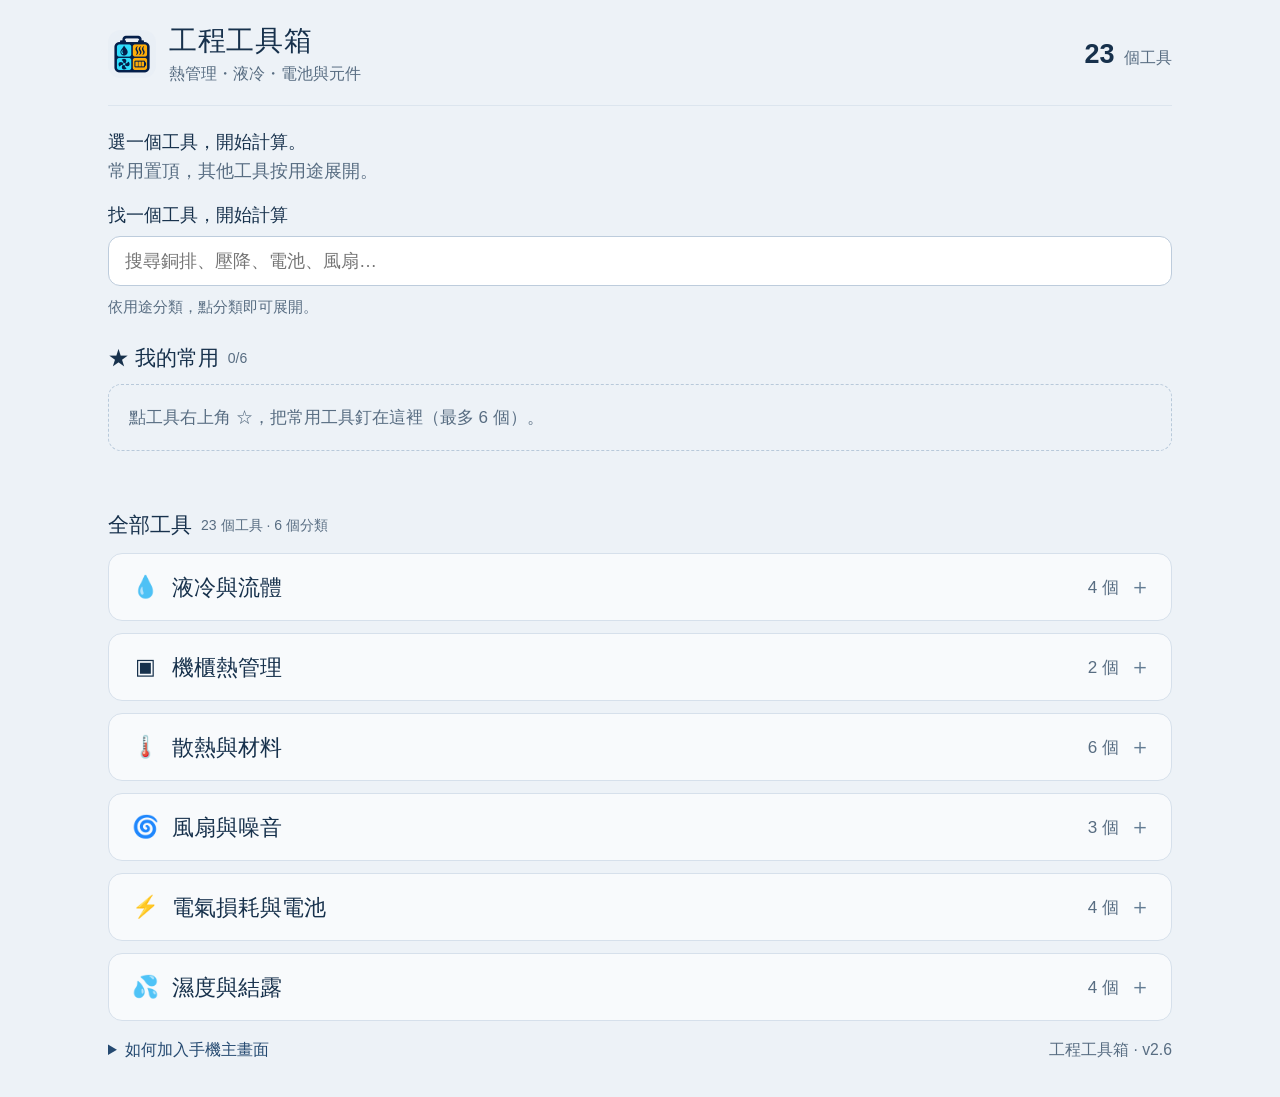
<file: index.html>
<!doctype html><html lang="zh-Hant-TW"><head><meta charset="utf-8"><meta name="viewport" content="width=device-width, initial-scale=1, viewport-fit=cover"><meta name="theme-color" content="#edf2f7"><meta name="description" content="十六個熱管理、液冷、電池與元件工程工具的統一入口；查看功能簡介，一鍵開啟計算工具。"><meta name="apple-mobile-web-app-capable" content="yes"><meta name="apple-mobile-web-app-status-bar-style" content="default"><meta name="apple-mobile-web-app-title" content="工程工具箱"><title>工程工具箱｜熱管理・液冷・電池</title><link rel="manifest" href="./manifest.webmanifest"><link rel="apple-touch-icon" sizes="180x180" href="./toolbox-icon-180-v3.png"><link rel="icon" type="image/png" sizes="192x192" href="./toolbox-icon-192-v3.png"><link rel="shortcut icon" href="./favicon-v3.ico"><link rel="stylesheet" href="./style.css"><style id="organizer-style">
:root{font-size:18px}header,main,footer{max-width:1120px}.masthead{padding-top:24px;padding-bottom:20px}.brand h1{font-size:1.55rem}.intro{padding-top:22px;padding-bottom:18px}.intro p{font-size:1rem}.search-panel{margin-bottom:24px}.search-label{display:block;font-weight:650;margin-bottom:9px}.search-row{display:flex;gap:10px}.search-row input{font:inherit;min-width:0;flex:1;border:1px solid #bdccdc;background:white;padding:13px 16px;border-radius:12px;min-height:50px;color:#17314c}.search-row button{border:1px solid #bdccdc;border-radius:10px;background:white;padding:8px 15px;cursor:pointer;min-height:48px}.search-row input:focus-visible{outline:3px solid #e69b18;outline-offset:3px}.search-hint{color:var(--muted);font-size:.85rem;margin:9px 0 0;line-height:1.6}.section-heading{font-size:1.15rem;margin:0 0 12px;display:flex;align-items:center;gap:9px}.section-heading small{font-size:.78rem;font-weight:400;color:var(--muted)}.favorites-panel{margin-bottom:28px}.empty{padding:18px 20px;border:1px dashed #b8c9da;border-radius:13px;color:var(--muted);font-size:.95rem;line-height:1.7;margin:0}.tool-group{max-width:none;border:1px solid #d6e0eb;border-radius:14px;margin:0 0 12px;background:#f8fafc;overflow:hidden}.tool-group>summary{display:flex;align-items:center;gap:10px;padding:18px 20px;min-height:64px;font-size:1.2rem;color:#17314c;list-style:none}.tool-group>summary>.group-icon{flex:0 0 1.55em;text-align:center}.tool-group>summary::-webkit-details-marker{display:none}.tool-group>summary:after{content:"＋";font-size:22px;color:#647d94}.tool-group[open]>summary:after{content:"−"}.group-count{margin-left:auto;font-size:.95rem;font-weight:400;color:var(--muted);white-space:nowrap}.tool-group[open]>summary{border-bottom:1px solid #dce5ee}.tool-group .grid{padding:16px;margin:0;gap:14px}.card{padding:20px;box-shadow:none;border-radius:12px}.card:before{height:3px}.card h3{margin:0 38px 7px 0;font-size:1.1rem;line-height:1.5;overflow-wrap:anywhere}.card .description{font-size:.9rem;line-height:1.65;margin-bottom:12px}.card .pin{position:absolute;right:10px;top:9px;display:grid;place-items:center;min-width:44px;min-height:44px;background:transparent;border:0;border-radius:9px;color:#697e90;font-size:27px;cursor:pointer}.card .pin[aria-pressed=true]{color:#a4650f;background:#fff4d8}.card .card-bottom{padding-top:12px;margin-top:auto}.card .open{font-size:.9rem;min-height:44px;padding:8px 16px}.card .short-name{font-size:.7rem}.tool-info{order:3;max-width:none;margin-top:12px}.tool-info summary{font-size:.8rem;font-weight:500;color:#526b82;min-height:30px}.tool-info p{font-size:.85rem;line-height:1.75;color:#43586e}.tool-info .features{font-size:.8rem;margin:12px 0 0}.favorites-grid{padding-bottom:0;gap:12px}.favorites-grid .card{background:#fffdf6;border-color:#e0d8ba}.recent-panel{margin-top:26px;margin-bottom:28px}.recent-links{display:flex;flex-wrap:wrap;gap:10px}.recent-links a{border:1px solid #d1deea;border-radius:10px;background:#fff;padding:12px 16px;min-height:46px;text-decoration:none;font-size:.9rem;line-height:1.5}.recent-links a:hover{border-color:#1759cc;color:#1759cc}.organizer-status{font-size:.85rem;line-height:1.6;color:#526b82;min-height:1.6em;margin:8px 0}.storage-note{font-size:.8rem;line-height:1.6;color:#805820}.no-results{padding:20px 0;color:#586d82}.section-heading#all-heading{margin-bottom:14px}[hidden]{display:none!important}@media(min-width:900px){.tool-group .grid,.favorites-grid{grid-template-columns:repeat(2,minmax(0,1fr))}.card{padding:20px}}@media(max-width:600px){header,main,footer{padding-left:16px;padding-right:16px}.brand h1{font-size:1.3rem}.brand p{font-size:.75rem}.count{font-size:.75rem}.tool-group>summary{padding:16px 14px;font-size:1.15rem}.tool-group .grid{padding:12px;gap:10px}.card{padding:17px}.card h3{font-size:1.08rem}.grid{grid-template-columns:1fr}.section-heading{flex-wrap:wrap}.search-hint{font-size:.8rem}.favorites-grid{gap:10px}.card .short-name{max-width:48%}}

/* A distinct, lightweight engineering illustration beside each tool name. */
.card h3{display:flex;align-items:center;gap:11px;min-width:0;min-height:46px}
.tool-picture{display:block;flex:0 0 44px;width:44px;height:44px;background:var(--wash,#edf5fa);border-radius:11px;padding:3px}
.tool-label{display:block;min-width:0;overflow-wrap:anywhere}
@media(max-width:600px){.card h3{gap:9px;margin-right:31px;font-size:1.04rem}.tool-picture{width:40px;height:40px;flex-basis:40px;border-radius:10px}}
@media(max-width:350px){.card h3{gap:8px}.tool-picture{width:36px;height:36px;flex-basis:36px}}
.recent-links a{display:inline-flex;align-items:center;gap:8px;min-width:0;max-width:100%;overflow-wrap:anywhere}.recent-links .tool-picture{width:30px;height:30px;flex-basis:30px;border-radius:7px}
.card h3{display:block;min-height:0;margin-bottom:13px}
.tool-summary{display:grid;grid-template-columns:140px minmax(0,1fr);gap:13px;align-items:center;margin:0 0 14px;min-width:0}
.tool-summary>.description{margin:0;min-width:0;overflow-wrap:anywhere}
.tool-preview{position:relative;display:grid;place-items:center;width:100%;height:92px;min-width:0;margin:0;background:#f5f8fa;border:1px solid #dce6ec;border-radius:10px;overflow:hidden}
.tool-preview img{display:block;width:100%;height:100%;max-width:100%;object-fit:contain;background:#fff}
.preview-placeholder{font-size:12px;color:#6d8192}.tool-preview.ready .preview-placeholder{display:none}
@media(max-width:600px){.card h3{font-size:1.08rem;margin-right:31px}.tool-summary{grid-template-columns:112px minmax(0,1fr);gap:11px}.tool-preview{height:80px}.tool-summary>.description{font-size:.88rem;line-height:1.65}}
@media(max-width:350px){.tool-summary{grid-template-columns:96px minmax(0,1fr);gap:9px}.tool-preview{height:72px}}

/* Large object silhouettes replace reduced application screenshots. */
.tool-summary{grid-template-columns:164px minmax(0,1fr);gap:14px}
.equipment-preview{height:auto;aspect-ratio:16/9;border:0;background:transparent;overflow:hidden}
.tool-visual{display:block;width:100%;height:100%;max-width:100%}
@media(max-width:600px){.tool-summary{grid-template-columns:132px minmax(0,1fr);gap:12px}.equipment-preview{height:auto}}
@media(max-width:350px){.tool-summary{grid-template-columns:112px minmax(0,1fr);gap:9px}.equipment-preview{height:auto}}
</style><script src="./app.js" defer></script></head><body><div class="toolbox-scroll"><header><div class="masthead"><div class="brand"><img src="./toolbox-icon-192-v3.png" alt="" width="48" height="48"><div><h1>工程工具箱</h1><p>熱管理・液冷・電池與元件</p></div></div><span class="count"><b>23</b> 個工具</span></div></header><main><div class="intro"><p><strong>選一個工具，開始計算。</strong><br>常用置頂，其他工具按用途展開。</p><button class="install" type="button">加入主畫面</button></div><section class="search-panel" aria-label="搜尋工具"><label class="search-label" for="tool-search">找一個工具，開始計算</label><div class="search-row"><input id="tool-search" type="search" placeholder="搜尋銅排、壓降、電池、風扇…" autocomplete="off" disabled><button id="clear-search" type="button" hidden>清除</button></div><p id="search-result" class="search-hint" role="status">依用途分類，點分類即可展開。</p></section><section class="favorites-panel" aria-labelledby="favorites-heading"><h2 id="favorites-heading" tabindex="-1" class="section-heading">★ 我的常用 <small id="pin-count">0/6</small></h2><div id="favorites" class="grid favorites-grid"></div><p id="favorites-empty" class="empty">點工具右上角 ☆，把常用工具釘在這裡（最多 6 個）。</p><p id="organizer-status" class="organizer-status" role="status"></p><p id="storage-note" class="storage-note" hidden>瀏覽器目前無法儲存偏好；本次仍可使用釘選，關閉後可能無法保留。</p></section><h2 id="all-heading" class="section-heading">全部工具 <small>23 個工具 · 6 個分類</small></h2><div id="catalog" aria-labelledby="all-heading"><details class="tool-group" data-group="liquid"><summary><span class="group-icon" aria-hidden="true">💧</span><span>液冷與流體</span><span class="group-count">4 個</span></summary><div class="grid"><article data-tool="16" data-keywords="fluid properties air water glycol EG PG density viscosity cp conductivity 空氣 水 冷卻液 物性 密度 比熱 導熱係數 黏度 黏滯係數" class="card liquid" aria-labelledby="tool-16"><h3 id="tool-16"><span class="tool-label">流體物性查詢</span></h3><button type="button" class="pin" data-pin="16" aria-pressed="false" aria-label="釘選流體物性查詢為常用" title="釘選常用">☆</button><div class="tool-summary"><figure class="tool-preview equipment-preview"><svg class="tool-visual" data-equipment="16" xmlns="http://www.w3.org/2000/svg" viewBox="0 0 320 180" role="img" aria-label="流體物性查詢的設備辨識示意圖"><rect width="320" height="180" rx="14" fill="#eef6f4"/><ellipse cx="162" cy="156" rx="106" ry="9" fill="#193c4d" opacity=".05"/><g stroke-linejoin="round" stroke-linecap="round"><path d="M106 26h53m-45 0v37l-43 70c-6 11 0 20 14 20h96c14 0 20-9 14-20l-43-70V26" fill="#ccddde" stroke="#4c6d77" stroke-width="5.2"/><path d="m94 105-17 30c-3 5 0 10 8 10h96c8 0 11-5 8-10l-17-30Z" fill="#48a9ba" stroke="#304f62" stroke-width="2.8"/><path d="M96 105c14-9 25 9 39 0s26 9 39 0" fill="none" stroke="#90adb1" stroke-width="5.2"/><circle cx="120" cy="123" r="5" fill="#9dcdd3" stroke="#304f62" stroke-width="2.8"/><circle cx="151" cy="133" r="4" fill="#9dcdd3" stroke="#304f62" stroke-width="2.8"/><path d="M246 36a12 12 0 0 1 24 0v63a23 23 0 1 1-24 0Z" fill="#fff" stroke="#385261" stroke-width="5.2"/><path d="M258 57v59" stroke="#b66241" stroke-width="9.7" stroke-linecap="round"/><circle cx="258" cy="117" r="13" fill="#e17042" stroke="#754323" stroke-width="2.8"/></g></svg></figure><p class="description">依溫度查詢空氣、水與 EG／PG 水溶液物性。</p></div><details class="tool-info"><summary>詳細說明</summary><p>查詢密度、比熱、導熱係數及黏度，提供溫度趨勢圖、Prandtl 數與 CSV；EG／PG 濃度以重量百分比定義。</p><dl class="features"><dt>主要輸入</dt><dd>流體、溫度、醇類重量濃度與查表範圍</dd><dt>計算項目</dt><dd>ρ、cₚ、k、μ、ν、Pr、熱擴散率與體積熱容</dd></dl></details><div class="card-bottom"><span class="short-name">FLUID PROPERTIES</span><a class="open" href="./fluid-properties/?v=1.2" target="_blank" rel="noopener noreferrer" aria-label="開啟流體物性查詢（新視窗）">開啟工具</a></div></article><article data-tool="1" data-keywords="liquid flow pump glycol 水冷 流量" class="card liquid" aria-labelledby="tool-1"><h3 id="tool-1"><span class="tool-label">液冷壓降計算器</span></h3><button type="button" class="pin" data-pin="1" aria-pressed="false" aria-label="釘選液冷壓降計算器為常用" title="釘選常用">☆</button><div class="tool-summary"><figure class="tool-preview equipment-preview"><svg class="tool-visual" data-equipment="1" xmlns="http://www.w3.org/2000/svg" viewBox="0 0 320 180" role="img" aria-label="液冷壓降計算器的設備辨識示意圖"><rect width="320" height="180" rx="14" fill="#edf6fa"/><ellipse cx="162" cy="156" rx="106" ry="9" fill="#193c4d" opacity=".05"/><g stroke-linejoin="round" stroke-linecap="round"><path d="M63 123V58H250v65H63" fill="none" stroke="#a1adb1" stroke-width="25.9" stroke-linejoin="round"/><path d="M63 123V58H250v65H63" fill="none" stroke="#24768e" stroke-width="14" stroke-linejoin="round"/><rect x="35" y="98" width="56" height="49" rx="9" fill="#487488" stroke="#304f62" stroke-width="2.8"/><circle cx="63" cy="122" r="20" fill="#ceddde" stroke="#284755" stroke-width="3.9"/><path d="m51 132 10-26 13 18Z" fill="#3c90a8" stroke="#304f62" stroke-width="2.8"/><path d="M182 57V40" stroke="#284755" stroke-width="9.1"/><circle cx="182" cy="39" r="25" fill="#fff" stroke="#284755" stroke-width="5.2"/><path d="M166 44a18 18 0 0 1 30-13" fill="none" stroke="#5a999a" stroke-width="6.5"/><path d="m182 39 11-12" stroke="#ad6239" stroke-width="5.2"/><circle cx="182" cy="39" r="4" fill="#2c5569" stroke="#304f62" stroke-width="2.8"/><path d="m116 52 13 6-13 6m73 53-13 6 13 6" fill="none" stroke="#fff" stroke-width="5.2"/></g></svg></figure><p class="description">估算液冷壓降、泵浦工作點與並聯分流。</p></div><details class="tool-info"><summary>詳細說明</summary><p>估算冷卻液流經管路與流道的壓降，協助評估管路配置、泵浦工作點與並聯流量分配。</p><dl class="features"><dt>主要輸入</dt><dd>冷卻液、溫度、流量與管路尺寸</dd><dt>計算項目</dt><dd>壓降、泵浦曲線與並聯分配</dd></dl></details><div class="card-bottom"><span class="short-name">GLYCOL FLOW</span><a class="open" href="https://pmebruce.github.io/glycol-flow/?v=20261104.1" target="_blank" rel="noopener noreferrer" aria-label="開啟液冷壓降計算器（新視窗）">開啟工具</a></div></article><article data-tool="7" data-keywords="cold plate 水冷" class="card liquid" aria-labelledby="tool-7"><h3 id="tool-7"><span class="tool-label">冷板均溫計算器</span></h3><button type="button" class="pin" data-pin="7" aria-pressed="false" aria-label="釘選冷板均溫計算器為常用" title="釘選常用">☆</button><div class="tool-summary"><figure class="tool-preview equipment-preview"><svg class="tool-visual" data-equipment="7" xmlns="http://www.w3.org/2000/svg" viewBox="0 0 320 180" role="img" aria-label="冷板均溫計算器的設備辨識示意圖"><rect width="320" height="180" rx="14" fill="#edf6fa"/><ellipse cx="162" cy="156" rx="106" ry="9" fill="#193c4d" opacity=".05"/><g stroke-linejoin="round" stroke-linecap="round"><path d="m49 46 33-17h172l22 18-32 17H71Z" fill="#c0cfd4" stroke="#304f62" stroke-width="2.8"/><path d="M49 46h195v103H49Z" fill="#99b5c0" stroke="#304f62" stroke-width="2.8"/><path d="m244 46 32-17v102l-32 18Z" fill="#6f95a7" stroke="#304f62" stroke-width="2.8"/><rect x="62" y="58" width="168" height="77" rx="8" fill="#c8d6d9" stroke="#304f62" stroke-width="2.8"/><path d="M44 74h40v45h31V74h31v45h31V74h56" fill="none" stroke="#217090" stroke-width="9.7" stroke-linejoin="round"/><path d="M44 74H25m208 0h44" fill="none" stroke="#486d7a" stroke-width="16.2"/><ellipse cx="27" cy="74" rx="7" ry="10" fill="#a9cdd8" stroke="#335261" stroke-width="3.9"/><ellipse cx="277" cy="74" rx="7" ry="10" fill="#a9cdd8" stroke="#335261" stroke-width="3.9"/><circle cx="57" cy="53" r="4" fill="#5c8799" stroke="#304f62" stroke-width="2.8"/><circle cx="236" cy="141" r="4" fill="#5c8799" stroke="#304f62" stroke-width="2.8"/></g></svg></figure><p class="description">估算冷板平均溫度與出口液溫。</p></div><details class="tool-info"><summary>詳細說明</summary><p>以發熱量、冷卻液流量與矩形流道尺寸，估算冷板平均溫度及出口液溫；支援水、EG50% 與 PG25%。</p><dl class="features"><dt>主要輸入</dt><dd>輸出功率、效率、入口液溫與流道尺寸</dd><dt>計算項目</dt><dd>冷板平均溫度、出口液溫與液體溫升</dd></dl></details><div class="card-bottom"><span class="short-name">COLD PLATE</span><a class="open" href="https://pmebruce.github.io/cold-plate-calculator/?v=20261104.1" target="_blank" rel="noopener noreferrer" aria-label="開啟冷板均溫計算器（新視窗）">開啟工具</a></div></article><article data-tool="6" data-keywords="heat exchanger hx" class="card liquid" aria-labelledby="tool-6"><h3 id="tool-6"><span class="tool-label">熱交換器快速估算</span></h3><button type="button" class="pin" data-pin="6" aria-pressed="false" aria-label="釘選熱交換器快速估算為常用" title="釘選常用">☆</button><div class="tool-summary"><figure class="tool-preview equipment-preview"><svg class="tool-visual" data-equipment="6" xmlns="http://www.w3.org/2000/svg" viewBox="0 0 320 180" role="img" aria-label="熱交換器快速估算的設備辨識示意圖"><rect width="320" height="180" rx="14" fill="#edf6fa"/><ellipse cx="162" cy="156" rx="106" ry="9" fill="#193c4d" opacity=".05"/><g stroke-linejoin="round" stroke-linecap="round"><rect x="66" y="24" width="190" height="127" rx="9" fill="#264556" stroke="#304f62" stroke-width="2.8"/><rect x="77" y="34" width="168" height="106" rx="3" fill="#b0c7d0" stroke="#304f62" stroke-width="2.8"/><path d="M83 36v102" stroke="#557581" stroke-width="5.2"/><path d="M95 36v102" stroke="#557581" stroke-width="5.2"/><path d="M107 36v102" stroke="#557581" stroke-width="5.2"/><path d="M119 36v102" stroke="#557581" stroke-width="5.2"/><path d="M131 36v102" stroke="#557581" stroke-width="5.2"/><path d="M143 36v102" stroke="#557581" stroke-width="5.2"/><path d="M155 36v102" stroke="#557581" stroke-width="5.2"/><path d="M167 36v102" stroke="#557581" stroke-width="5.2"/><path d="M179 36v102" stroke="#557581" stroke-width="5.2"/><path d="M191 36v102" stroke="#557581" stroke-width="5.2"/><path d="M203 36v102" stroke="#557581" stroke-width="5.2"/><path d="M215 36v102" stroke="#557581" stroke-width="5.2"/><path d="M227 36v102" stroke="#557581" stroke-width="5.2"/><path d="M239 36v102" stroke="#557581" stroke-width="5.2"/><path d="M75 50h173M75 76h173M75 102h173M75 128h173" stroke="#ecf3f5" stroke-width="3.9"/><path d="M66 52H35v-9M256 120h27v15" fill="none" stroke="#4f6d7a" stroke-width="14" stroke-linejoin="round"/><path d="M35 43V29" stroke="#b05c3b" stroke-width="9.7"/><path d="M283 135v17" stroke="#2e8296" stroke-width="9.7"/><path d="M160 84C128.5 49.5 123.25 86.25 144.25 92.2Q158.25 96.75 160 84Z" fill="#6e99aa" stroke="#304f62" stroke-width="2.8"/><g transform="rotate(120 160 88)"><path d="M160 84C128.5 49.5 123.25 86.25 144.25 92.2Q158.25 96.75 160 84Z" fill="#6e99aa" stroke="#304f62" stroke-width="2.8"/></g><g transform="rotate(240 160 88)"><path d="M160 84C128.5 49.5 123.25 86.25 144.25 92.2Q158.25 96.75 160 84Z" fill="#6e99aa" stroke="#304f62" stroke-width="2.8"/></g><circle cx="160" cy="88" r="7" fill="#2d5469" stroke="#304f62" stroke-width="2.8"/><circle cx="160" cy="88" r="2.45" fill="#c7d7db" stroke="#304f62" stroke-width="2.8"/></g></svg></figure><p class="description">快速評估氣液式熱交換器性能。</p></div><details class="tool-info"><summary>詳細說明</summary><p>依熱負載、空氣側與液體側條件，快速估算氣液式熱交換器的溫度與性能，作為初步選型參考。</p><dl class="features"><dt>主要輸入</dt><dd>熱負載、風量、液體流量與核心尺寸</dd><dt>計算項目</dt><dd>溫度與熱交換性能估算</dd></dl></details><div class="card-bottom"><span class="short-name">HEAT EXCHANGER</span><a class="open" href="https://pmebruce.github.io/heat-exchanger-estimator/" target="_blank" rel="noopener noreferrer" aria-label="開啟熱交換器快速估算（新視窗）">開啟工具</a></div></article></div></details><details class="tool-group"><summary><span class="group-icon" aria-hidden="true">▣</span><span>機櫃熱管理</span><span class="group-count">2 個</span></summary><div class="grid"><article data-tool="18" data-keywords="rack cabinet liquid cooling 機櫃 液冷 分流 泵浦" class="card liquid" aria-labelledby="tool-18"><h3 id="tool-18"><span class="tool-label">機櫃液冷設計助手</span></h3><button type="button" class="pin" data-pin="18" aria-pressed="false" aria-label="釘選機櫃液冷設計助手為常用" title="釘選常用">☆</button><div class="tool-summary"><figure class="tool-preview equipment-preview"><svg class="tool-visual" viewBox="0 0 320 180" aria-hidden="true"><rect width="320" height="180" rx="14" fill="#e4eff5"/><rect x="111" y="28" width="99" height="125" rx="8" fill="#244d65" stroke="#133148" stroke-width="5"/><path d="M126 51h68m-68 22h68m-68 22h68m-68 22h68" stroke="#d9eef5" stroke-width="7" stroke-linecap="round"/><path d="M111 64H74v71h37m99-71h36v71h-36" fill="none" stroke="#007b91" stroke-width="7"/><circle cx="74" cy="101" r="13" fill="#9cdce1" stroke="#006278" stroke-width="4"/></svg></figure><p class="description">估算機櫃液冷並聯分流與泵浦工作點。</p></div><details class="tool-info"><summary>詳細說明</summary><p>估算機櫃熱預算、並聯流量與元件溫度。設定儲存在此瀏覽器。</p></details><div class="card-bottom"><span class="short-name">RACK LIQUID</span><a class="open" href="./rack-liquid/index.html" target="_blank" rel="noopener noreferrer" aria-label="開啟機櫃液冷設計助手（新視窗）">開啟工具</a></div></article><article data-tool="19" data-keywords="rack cabinet solar radiation 機櫃 日照 太陽 輻射 絕熱棉" class="card liquid" aria-labelledby="tool-19"><h3 id="tool-19"><span class="tool-label">機櫃日照熱負載</span></h3><button type="button" class="pin" data-pin="19" aria-pressed="false" aria-label="釘選機櫃日照熱負載為常用" title="釘選常用">☆</button><div class="tool-summary"><figure class="tool-preview equipment-preview"><svg class="tool-visual" viewBox="0 0 320 180" aria-hidden="true"><rect width="320" height="180" rx="14" fill="#e4eff5"/><rect x="111" y="28" width="99" height="125" rx="8" fill="#244d65" stroke="#133148" stroke-width="5"/><path d="M126 51h68m-68 22h68m-68 22h68m-68 22h68" stroke="#d9eef5" stroke-width="7" stroke-linecap="round"/><circle cx="251" cy="47" r="19" fill="#ffd36e" stroke="#985419" stroke-width="4"/><path d="M251 17v-8m0 68v8m30-38h8m-16-22 7-7m-7 51 7 7M224 76l-15 16m26-6-15 16" stroke="#985419" stroke-width="5" stroke-linecap="round"/></svg></figure><p class="description">估算六面外殼均溫、淨入熱與日照增量。</p></div><details class="tool-info"><summary>詳細說明</summary><p>可設定各面日照、吸收率、絕熱棉厚度與導熱係數。</p></details><div class="card-bottom"><span class="short-name">CABINET SOLAR</span><a class="open" href="./cabinet-solar/index.html" target="_blank" rel="noopener noreferrer" aria-label="開啟機櫃日照熱負載（新視窗）">開啟工具</a></div></article></div></details><details class="tool-group" data-group="thermal"><summary><span class="group-icon" aria-hidden="true">🌡️</span><span>散熱與材料</span><span class="group-count">6 個</span></summary><div class="grid"><article data-tool="3" data-keywords="heatsink 鰭片" class="card heat" aria-labelledby="tool-3"><h3 id="tool-3"><span class="tool-label">散熱片計算</span></h3><button type="button" class="pin" data-pin="3" aria-pressed="false" aria-label="釘選散熱片計算為常用" title="釘選常用">☆</button><div class="tool-summary"><figure class="tool-preview equipment-preview"><svg class="tool-visual" data-equipment="3" xmlns="http://www.w3.org/2000/svg" viewBox="0 0 320 180" role="img" aria-label="散熱片計算的設備辨識示意圖"><rect width="320" height="180" rx="14" fill="#f5f4f0"/><ellipse cx="162" cy="156" rx="106" ry="9" fill="#193c4d" opacity=".05"/><g stroke-linejoin="round" stroke-linecap="round"><path d="m54 129 44-24h169l-44 24Z" fill="#becbd2" stroke="#304f62" stroke-width="2.8"/><path d="M54 129h169v22H54Z" fill="#89a6b6" stroke="#304f62" stroke-width="2.8"/><path d="m223 129 44-24v22l-44 24Z" fill="#5f869b" stroke="#304f62" stroke-width="2.8"/><path d="m59 122 38-22V39l-38 22Z" fill="#a1b7c4" stroke="#304f62" stroke-width="2.8"/><path d="M59 122V61h9v61Z" fill="#c8d2d7" stroke="#304f62" stroke-width="2.8"/><path d="m59 61 38-22h9l-38 22Z" fill="#f5f9fa" stroke="#304f62" stroke-width="2.8"/><path d="m83 122 38-22V39l-38 22Z" fill="#a1b7c4" stroke="#304f62" stroke-width="2.8"/><path d="M83 122V61h9v61Z" fill="#c8d2d7" stroke="#304f62" stroke-width="2.8"/><path d="m83 61 38-22h9l-38 22Z" fill="#f5f9fa" stroke="#304f62" stroke-width="2.8"/><path d="m107 122 38-22V39l-38 22Z" fill="#a1b7c4" stroke="#304f62" stroke-width="2.8"/><path d="M107 122V61h9v61Z" fill="#c8d2d7" stroke="#304f62" stroke-width="2.8"/><path d="m107 61 38-22h9l-38 22Z" fill="#f5f9fa" stroke="#304f62" stroke-width="2.8"/><path d="m131 122 38-22V39l-38 22Z" fill="#a1b7c4" stroke="#304f62" stroke-width="2.8"/><path d="M131 122V61h9v61Z" fill="#c8d2d7" stroke="#304f62" stroke-width="2.8"/><path d="m131 61 38-22h9l-38 22Z" fill="#f5f9fa" stroke="#304f62" stroke-width="2.8"/><path d="m155 122 38-22V39l-38 22Z" fill="#a1b7c4" stroke="#304f62" stroke-width="2.8"/><path d="M155 122V61h9v61Z" fill="#c8d2d7" stroke="#304f62" stroke-width="2.8"/><path d="m155 61 38-22h9l-38 22Z" fill="#f5f9fa" stroke="#304f62" stroke-width="2.8"/><path d="m179 122 38-22V39l-38 22Z" fill="#a1b7c4" stroke="#304f62" stroke-width="2.8"/><path d="M179 122V61h9v61Z" fill="#c8d2d7" stroke="#304f62" stroke-width="2.8"/><path d="m179 61 38-22h9l-38 22Z" fill="#f5f9fa" stroke="#304f62" stroke-width="2.8"/><path d="m203 122 38-22V39l-38 22Z" fill="#a1b7c4" stroke="#304f62" stroke-width="2.8"/><path d="M203 122V61h9v61Z" fill="#c8d2d7" stroke="#304f62" stroke-width="2.8"/><path d="m203 61 38-22h9l-38 22Z" fill="#f5f9fa" stroke="#304f62" stroke-width="2.8"/><path d="M95 39V18m-7 8 7-8 7 8M181 39V18m-7 8 7-8 7 8" fill="none" stroke="#ad6a3e" stroke-width="6.5" stroke-linecap="round" stroke-linejoin="round"/></g></svg></figure><p class="description">比較自然對流散熱片尺寸與散熱能力。</p></div><details class="tool-info"><summary>詳細說明</summary><p>快速評估自然對流散熱片的尺寸與散熱能力，比較鰭片配置對溫升、散熱量與重量的影響。</p><dl class="features"><dt>主要輸入</dt><dd>散熱片尺寸、溫度與鰭片配置</dd><dt>計算項目</dt><dd>對流、輻射、鰭片數量與重量</dd></dl></details><div class="card-bottom"><span class="short-name">HEATSINK</span><a class="open" href="https://pmebruce.github.io/heatsink-sizing/" target="_blank" rel="noopener noreferrer" aria-label="開啟散熱片計算（新視窗）">開啟工具</a></div></article><article data-tool="23" data-keywords="mosfet heatsink fin 鰭片 風扇 結溫 散熱片" class="card heat" aria-labelledby="tool-23"><h3 id="tool-23"><span class="tool-label">MOSFET 散熱片設計</span></h3><button type="button" class="pin" data-pin="23" aria-pressed="false" aria-label="釘選 MOSFET 散熱片設計為常用" title="釘選常用">☆</button><div class="tool-summary"><figure class="tool-preview equipment-preview"><svg class="tool-visual" viewBox="0 0 320 180" role="img" aria-label="直立式散熱片，水平鰭片在上段，三腳 MOSFET 鎖在下段的無鰭片基板區"><rect width="320" height="180" rx="14" fill="#edf6fa"/><g transform="translate(-1 5) scale(.90)"><g stroke="#173347" stroke-linejoin="round" stroke-width="3"><g fill="#b8dbe7"><path d="M59 48h197l38 21H97z"/><path d="M59 72h197l38 21H97z"/><path d="M59 96h197l38 21H97z"/></g><path d="M97 69h197v106H97z" fill="#8fb9cc"/><path d="M97 98h197v77H97z" fill="#dcecf2"/><path d="M97 98h197" stroke-dasharray="5 4"/><path d="M156 152v33m18-33v33m18-33v33" stroke="#536e80" stroke-width="6"/><path d="M149 130v-20q0-8 8-8h34q8 0 8 8v20z" fill="#e7edf0"/><circle cx="174" cy="114" r="7" fill="#fff"/><path d="M170 114h8m-4-4v8" stroke-width="1.5"/><rect x="145" y="128" width="58" height="31" rx="4" fill="#233746"/></g><text x="174" y="148" text-anchor="middle" fill="#fff" font-size="10" font-weight="800">MOSFET</text><path d="M58 28h198m-15-10 15 10-15 10" fill="none" stroke="#006568" stroke-width="5" stroke-linecap="round"/></g></svg></figure><p class="description">掃描鰭片數與間距，估算風冷下的最高結溫與可散瓦數。</p></div><div class="card-bottom"><span class="short-name">MOSFET HEATSINK</span><a class="open" href="./mosfet-heatsink/" target="_blank" rel="noopener noreferrer">開啟工具</a></div></article><article data-tool="11" data-keywords="enclosure 自然對流" class="card heat" aria-labelledby="tool-11"><h3 id="tool-11"><span class="tool-label">封閉箱體自然散熱</span></h3><button type="button" class="pin" data-pin="11" aria-pressed="false" aria-label="釘選封閉箱體自然散熱為常用" title="釘選常用">☆</button><div class="tool-summary"><figure class="tool-preview equipment-preview"><svg class="tool-visual" data-equipment="11" xmlns="http://www.w3.org/2000/svg" viewBox="0 0 320 180" role="img" aria-label="封閉箱體自然散熱的設備辨識示意圖"><rect width="320" height="180" rx="14" fill="#f8f1e9"/><ellipse cx="162" cy="156" rx="106" ry="9" fill="#193c4d" opacity=".05"/><g stroke-linejoin="round" stroke-linecap="round"><path d="m94 41 36-18h100l-34 18Z" fill="#d0d1cd" stroke="#304f62" stroke-width="2.8"/><path d="M94 41h102v108H94Z" fill="#aeb9bd" stroke="#304f62" stroke-width="2.8"/><path d="m196 41 34-18v107l-34 19Z" fill="#849da7" stroke="#304f62" stroke-width="2.8"/><rect x="109" y="57" width="72" height="73" rx="4" fill="#c8a080" stroke="#754323" stroke-width="2.8"/><path d="M123 77h45m-45 13h45m-45 13h45" stroke="#8e6855" stroke-width="3.9"/><circle cx="177" cy="141" r="3" fill="#60808e" stroke="#304f62" stroke-width="2.8"/><path d="M62 140c-24-35 22-49 0-84M258 139c24-35-22-49 0-84" fill="none" stroke="#ab7047" stroke-width="7.8" stroke-linecap="round"/><path d="m54 65 8-13 10 11m175 2 11-13 8 13" fill="none" stroke="#ab7047" stroke-width="6.5"/></g></svg></figure><p class="description">估算封閉箱體自然散熱與外殼均溫。</p></div><details class="tool-info"><summary>詳細說明</summary><p>依箱體尺寸、熱負載與表面條件，估算外殼平均溫度；分開計算自然對流與輻射，評估溫度上限時的散熱能力。</p><dl class="features"><dt>主要輸入</dt><dd>箱體尺寸、發熱量、環境與放射率</dd><dt>計算項目</dt><dd>外殼均溫、各面散熱與允許熱負載</dd></dl></details><div class="card-bottom"><span class="short-name">ENCLOSURE THERMAL</span><a class="open" href="./enclosure-thermal/" target="_blank" rel="noopener noreferrer" aria-label="開啟封閉箱體自然散熱（新視窗）">開啟工具</a></div></article><article data-tool="2" data-keywords="rth conductivity tim k" class="card heat" aria-labelledby="tool-2"><h3 id="tool-2"><span class="tool-label">熱阻與導熱係數轉換</span></h3><button type="button" class="pin" data-pin="2" aria-pressed="false" aria-label="釘選熱阻與導熱係數轉換為常用" title="釘選常用">☆</button><div class="tool-summary"><figure class="tool-preview equipment-preview"><svg class="tool-visual" data-equipment="2" xmlns="http://www.w3.org/2000/svg" viewBox="0 0 320 180" role="img" aria-label="熱阻與導熱係數轉換的設備辨識示意圖"><rect width="320" height="180" rx="14" fill="#fbf4e8"/><ellipse cx="162" cy="156" rx="106" ry="9" fill="#193c4d" opacity=".05"/><g stroke-linejoin="round" stroke-linecap="round"><path d="m89 44 36-17h109l-36 17Z" fill="#d4b995" stroke="#754323" stroke-width="2.8"/><path d="M89 44h109v100H89Z" fill="#cfa06b" stroke="#754323" stroke-width="2.8"/><path d="m198 44 36-17v100l-36 17Z" fill="#ad7b44" stroke="#754323" stroke-width="2.8"/><path d="M101 51h81v86h-81Z" fill="#d5b68d" stroke="#754323" stroke-width="2.8"/><path d="M143 18v121m-11-12 11 12 11-12" fill="none" stroke="#a14f32" stroke-width="9.1"/><path d="M58 45v99m-6-99h12m-12 99h12m-6-79h13m-13 19h8m-8 20h13m-13 19h8" stroke="#435b68" stroke-width="5.2"/></g></svg></figure><p class="description">換算熱阻與導熱係數，整理多層材料。</p></div><details class="tool-info"><summary>詳細說明</summary><p>把材料熱阻換算成導熱係數，也能反向計算；統一厚度與熱阻單位，方便設定熱模擬材料。</p><dl class="features"><dt>主要輸入</dt><dd>熱阻、導熱係數、厚度與面積</dd><dt>計算項目</dt><dd>Rth ↔ k、單位換算與多層串聯</dd></dl></details><div class="card-bottom"><span class="short-name">Rth / k</span><a class="open" href="https://pmebruce.github.io/thermal-resistance-converter/" target="_blank" rel="noopener noreferrer" aria-label="開啟熱阻與導熱係數轉換（新視窗）">開啟工具</a></div></article><article data-tool="12" data-keywords="thermal chain tim junction" class="card heat" aria-labelledby="tool-12"><h3 id="tool-12"><span class="tool-label">元件到冷板熱阻鏈</span></h3><button type="button" class="pin" data-pin="12" aria-pressed="false" aria-label="釘選元件到冷板熱阻鏈為常用" title="釘選常用">☆</button><div class="tool-summary"><figure class="tool-preview equipment-preview"><svg class="tool-visual" data-equipment="12" xmlns="http://www.w3.org/2000/svg" viewBox="0 0 320 180" role="img" aria-label="元件到冷板熱阻鏈的設備辨識示意圖"><rect width="320" height="180" rx="14" fill="#f5f2e9"/><ellipse cx="162" cy="156" rx="106" ry="9" fill="#193c4d" opacity=".05"/><g stroke-linejoin="round" stroke-linecap="round"><path d="m101 21 25-11h97l-25 11Z" fill="#d6956a" stroke="#754323" stroke-width="2.8"/><path d="M101 21h97v29h-97Z" fill="#b15f41" stroke="#754323" stroke-width="2.8"/><path d="m198 21 25-11v29l-25 11Z" fill="#974a36" stroke="#754323" stroke-width="2.8"/><path d="m81 72 25-12h137l-25 12Z" fill="#dacca7" stroke="#304f62" stroke-width="2.8"/><path d="M81 72h137v17H81Z" fill="#c7b380" stroke="#304f62" stroke-width="2.8"/><path d="m218 72 25-12v17l-25 12Z" fill="#ab9963" stroke="#304f62" stroke-width="2.8"/><path d="m57 122 27-14h186l-27 14Z" fill="#aac9d4" stroke="#304f62" stroke-width="2.8"/><path d="M57 122h186v29H57Z" fill="#5f9fb8" stroke="#304f62" stroke-width="2.8"/><path d="m243 122 27-14v29l-27 14Z" fill="#3a7390" stroke="#304f62" stroke-width="2.8"/><path d="M99 137h111" stroke="#adbabf" stroke-width="9.1" stroke-linecap="round"/><path d="M143 50v15m-7-5 7 7 7-7M143 89v20m-7-5 7 7 7-7" fill="none" stroke="#a9623d" stroke-width="6.5"/></g></svg></figure><p class="description">串接封裝到冷板熱阻，估算接面溫度。</p></div><details class="tool-info"><summary>詳細說明</summary><p>串接封裝、TIM、接觸與擴散熱阻，估算元件接面溫度；支援獨立並聯散熱路徑與冷板溫度敏感度分析。</p><dl class="features"><dt>主要輸入</dt><dd>元件損耗、冷板溫度與各段熱阻</dd><dt>計算項目</dt><dd>接面溫度、沿途溫差與允許冷板溫度</dd></dl></details><div class="card-bottom"><span class="short-name">THERMAL CHAIN</span><a class="open" href="./thermal-chain/" target="_blank" rel="noopener noreferrer" aria-label="開啟元件到冷板熱阻鏈（新視窗）">開啟工具</a></div></article><article data-tool="5" data-keywords="pcb copper via 銅箔" class="card heat" aria-labelledby="tool-5"><h3 id="tool-5"><span class="tool-label">PCB 導熱係數計算</span></h3><button type="button" class="pin" data-pin="5" aria-pressed="false" aria-label="釘選PCB 導熱係數計算為常用" title="釘選常用">☆</button><div class="tool-summary"><figure class="tool-preview equipment-preview"><svg class="tool-visual" data-equipment="5" xmlns="http://www.w3.org/2000/svg" viewBox="0 0 320 180" role="img" aria-label="PCB 剖面，橘色銅層、淺藍介質，中央通孔與向下穿板熱流"><rect width="320" height="180" rx="14" fill="#edf5f7"/><text x="18" y="33" fill="#17384d" font-size="24" font-weight="800">PCB 剖面</text><rect x="21" y="53" width="185" height="93" rx="3" fill="#cce7f1" stroke="#17384d" stroke-width="4"/><path d="M23 61h181M23 98h181M23 138h181" stroke="#a44112" stroke-width="10"/><rect x="93" y="53" width="34" height="93" fill="#b75b27" stroke="#702d10" stroke-width="3"/><rect x="102" y="53" width="16" height="93" fill="#fff" stroke="#702d10" stroke-width="2"/><path d="M162 42v109" stroke="#fff" stroke-width="13" stroke-linecap="round"/><path d="M162 42v105" stroke="#17384d" stroke-width="7" stroke-linecap="round"/><path d="M149 144h26l-13 19z" fill="#17384d" stroke="#fff" stroke-width="2"/><path d="M206 61h22m-22 20h22M110 148v15H82" fill="none" stroke="#31576e" stroke-width="2"/><g fill="#17384d" font-size="21" font-weight="750"><text x="234" y="67">銅層</text><text x="234" y="91">介質</text><text x="33" y="170">通孔</text><text x="180" y="171">穿板熱流</text></g></svg></figure><p class="description">估算 PCB 板面與厚度方向的等效導熱係數。</p></div><details class="tool-info"><summary>詳細說明</summary><p>依照 PCB 堆疊、銅厚與覆銅率，估算板面與厚度方向的等效導熱係數，供簡化熱模型使用。</p><dl class="features"><dt>主要輸入</dt><dd>逐層厚度、銅厚、覆銅率與熱通孔</dd><dt>計算項目</dt><dd>板面及厚度方向 k 值、堆疊檢查</dd></dl></details><div class="card-bottom"><span class="short-name">PCB-k V2</span><a class="open" href="https://pmebruce.github.io/engineering-toolbox/pcb-k-v2/index.html?v=2.1" target="_blank" rel="noopener noreferrer" aria-label="開啟PCB 導熱係數計算（新視窗）">開啟工具</a></div></article></div></details><details class="tool-group" data-group="fan"><summary><span class="group-icon" aria-hidden="true">🌀</span><span>風扇與噪音</span><span class="group-count">3 個</span></summary><div class="grid"><article data-tool="13" data-keywords="fan filter pq 阻抗 濾網" class="card liquid" aria-labelledby="tool-13"><h3 id="tool-13"><span class="tool-label">風扇／濾網阻抗曲線</span></h3><button type="button" class="pin" data-pin="13" aria-pressed="false" aria-label="釘選風扇／濾網阻抗曲線為常用" title="釘選常用">☆</button><div class="tool-summary"><figure class="tool-preview equipment-preview"><svg class="tool-visual" data-equipment="13" xmlns="http://www.w3.org/2000/svg" viewBox="0 0 320 180" role="img" aria-label="風扇／濾網阻抗曲線的設備辨識示意圖"><rect width="320" height="180" rx="14" fill="#edf5f8"/><ellipse cx="162" cy="156" rx="106" ry="9" fill="#193c4d" opacity=".05"/><g stroke-linejoin="round" stroke-linecap="round"><rect x="54" y="33" width="114" height="114" rx="12" fill="#213f4c" stroke="#304f62" stroke-width="2.8"/><circle cx="111" cy="90" r="48" fill="#c1d2d6" stroke="#304f62" stroke-width="2.8"/><path d="M111 86C68.69999999999999 38.3 61.65 87.65 89.85 95.64Q108.65 101.75 111 86Z" fill="#6e99aa" stroke="#304f62" stroke-width="2.8"/><g transform="rotate(120 111 90)"><path d="M111 86C68.69999999999999 38.3 61.65 87.65 89.85 95.64Q108.65 101.75 111 86Z" fill="#6e99aa" stroke="#304f62" stroke-width="2.8"/></g><g transform="rotate(240 111 90)"><path d="M111 86C68.69999999999999 38.3 61.65 87.65 89.85 95.64Q108.65 101.75 111 86Z" fill="#6e99aa" stroke="#304f62" stroke-width="2.8"/></g><circle cx="111" cy="90" r="9.4" fill="#2d5469" stroke="#304f62" stroke-width="2.8"/><circle cx="111" cy="90" r="3.2900000000000005" fill="#c7d7db" stroke="#304f62" stroke-width="2.8"/><path d="m191 42 16-10h55l-16 10Z" fill="#adb9be" stroke="#304f62" stroke-width="2.8"/><path d="M191 42h55v105h-55Z" fill="#e9edef" stroke="#566a74" stroke-width="5.2"/><path d="M199 46v96" stroke="#79878d" stroke-width="3.6"/><path d="M209 46v96" stroke="#79878d" stroke-width="3.6"/><path d="M219 46v96" stroke="#79878d" stroke-width="3.6"/><path d="M229 46v96" stroke="#79878d" stroke-width="3.6"/><path d="M239 46v96" stroke="#79878d" stroke-width="3.6"/><path d="M195 50h47" stroke="#79878d" stroke-width="3.6"/><path d="M195 60h47" stroke="#79878d" stroke-width="3.6"/><path d="M195 70h47" stroke="#79878d" stroke-width="3.6"/><path d="M195 80h47" stroke="#79878d" stroke-width="3.6"/><path d="M195 90h47" stroke="#79878d" stroke-width="3.6"/><path d="M195 100h47" stroke="#79878d" stroke-width="3.6"/><path d="M195 110h47" stroke="#79878d" stroke-width="3.6"/><path d="M195 120h47" stroke="#79878d" stroke-width="3.6"/><path d="M195 130h47" stroke="#79878d" stroke-width="3.6"/><path d="m246 42 16-10v105l-16 10Z" fill="#7e95a1" stroke="#304f62" stroke-width="2.8"/><path d="M170 75h12m-12 29h12" stroke="#3f8096" stroke-width="6.5"/></g></svg></figure><p class="description">疊合風扇 PQ 與濾網阻抗，找出工作點。</p></div><details class="tool-info"><summary>詳細說明</summary><p>整理風扇 PQ 與濾網壓降資料，統一單位、疊圖找工作點，並比較多風扇與較高阻抗情境。</p><dl class="features"><dt>主要輸入</dt><dd>風扇 PQ、濾網壓降、排列與迎風面積</dd><dt>計算項目</dt><dd>曲線交點、FloTHERM A／B 與曲線匯出</dd></dl></details><div class="card-bottom"><span class="short-name">FAN / FILTER</span><a class="open" href="./fan-filter/?v=1.2" target="_blank" rel="noopener noreferrer" aria-label="開啟風扇／濾網阻抗曲線（新視窗）">開啟工具</a></div></article><article data-tool="14" data-keywords="fan noise acoustics db 噪音" class="card liquid" aria-labelledby="tool-14"><h3 id="tool-14"><span class="tool-label">風扇噪音與風量比較</span></h3><button type="button" class="pin" data-pin="14" aria-pressed="false" aria-label="釘選風扇噪音與風量比較為常用" title="釘選常用">☆</button><div class="tool-summary"><figure class="tool-preview equipment-preview"><svg class="tool-visual" data-equipment="14" xmlns="http://www.w3.org/2000/svg" viewBox="0 0 320 180" role="img" aria-label="風扇噪音與風量比較的設備辨識示意圖"><rect width="320" height="180" rx="14" fill="#f4f0f8"/><ellipse cx="162" cy="156" rx="106" ry="9" fill="#193c4d" opacity=".05"/><g stroke-linejoin="round" stroke-linecap="round"><rect x="45" y="45" width="92" height="92" rx="12" fill="#213f4c" stroke="#304f62" stroke-width="2.8"/><circle cx="91" cy="91" r="37" fill="#c1d2d6" stroke="#304f62" stroke-width="2.8"/><path d="M91 87C58.6 51.4 53.199999999999996 89.2 74.8 95.32Q89.2 100 91 87Z" fill="#6e99aa" stroke="#304f62" stroke-width="2.8"/><g transform="rotate(120 91 91)"><path d="M91 87C58.6 51.4 53.199999999999996 89.2 74.8 95.32Q89.2 100 91 87Z" fill="#6e99aa" stroke="#304f62" stroke-width="2.8"/></g><g transform="rotate(240 91 91)"><path d="M91 87C58.6 51.4 53.199999999999996 89.2 74.8 95.32Q89.2 100 91 87Z" fill="#6e99aa" stroke="#304f62" stroke-width="2.8"/></g><circle cx="91" cy="91" r="7.2" fill="#2d5469" stroke="#304f62" stroke-width="2.8"/><circle cx="91" cy="91" r="2.5200000000000005" fill="#c7d7db" stroke="#304f62" stroke-width="2.8"/><rect x="130" y="45" width="92" height="92" rx="12" fill="#213f4c" stroke="#304f62" stroke-width="2.8"/><circle cx="176" cy="91" r="37" fill="#c1d2d6" stroke="#304f62" stroke-width="2.8"/><path d="M176 87C143.6 51.4 138.2 89.2 159.8 95.32Q174.2 100 176 87Z" fill="#6e99aa" stroke="#304f62" stroke-width="2.8"/><g transform="rotate(120 176 91)"><path d="M176 87C143.6 51.4 138.2 89.2 159.8 95.32Q174.2 100 176 87Z" fill="#6e99aa" stroke="#304f62" stroke-width="2.8"/></g><g transform="rotate(240 176 91)"><path d="M176 87C143.6 51.4 138.2 89.2 159.8 95.32Q174.2 100 176 87Z" fill="#6e99aa" stroke="#304f62" stroke-width="2.8"/></g><circle cx="176" cy="91" r="7.2" fill="#2d5469" stroke="#304f62" stroke-width="2.8"/><circle cx="176" cy="91" r="2.5200000000000005" fill="#c7d7db" stroke="#304f62" stroke-width="2.8"/><path d="M237 67a38 38 0 0 1 0 48m15-64a60 60 0 0 1 0 80m15-97a86 86 0 0 1 0 114" fill="none" stroke="#87648c" stroke-width="7.8" stroke-linecap="round"/></g></svg></figure><p class="description">合成風扇噪音，比較風量與聲壓目標。</p></div><details class="tool-info"><summary>詳細說明</summary><p>合成多顆風扇噪音、比較風量與聲壓目標，區分聲壓與聲功率；可帶入阻抗工具的工作點。</p><dl class="features"><dt>主要輸入</dt><dd>單顆噪音、數量、量測距離與工作點風量</dd><dt>計算項目</dt><dd>合成噪音、目標餘裕與多方案比較</dd></dl></details><div class="card-bottom"><span class="short-name">FAN ACOUSTICS</span><a class="open" href="./fan-noise/?v=1.8" target="_blank" rel="noopener noreferrer" aria-label="開啟風扇噪音與風量比較（新視窗）">開啟工具</a></div></article><article data-tool="17" data-keywords="noise acoustics db dba 聲壓 聲功率 距離 疊加" class="card liquid" aria-labelledby="tool-17"><h3 id="tool-17"><span class="tool-label">噪音快算</span></h3><button type="button" class="pin" data-pin="17" aria-pressed="false" aria-label="釘選噪音快算為常用" title="釘選常用">☆</button><div class="tool-summary"><figure class="tool-preview equipment-preview"><svg class="tool-visual" viewBox="0 0 320 180" aria-hidden="true"><rect width="320" height="180" fill="#e1eef3"/><path d="M55 72h29l43-36v108l-43-36H55z" fill="#207b83" stroke="#15374e" stroke-width="6" stroke-linejoin="round"/><path d="M150 67q24 23 0 46m21-63q40 40 0 80m22-99q57 59 0 118" fill="none" stroke="#994318" stroke-width="7" stroke-linecap="round"/><path d="M243 142h43m-43-9v18m43-18v18" fill="none" stroke="#15374e" stroke-width="5" stroke-linecap="round"/></svg></figure><p class="description">換算評估距離的聲壓，並疊加多個聲源。</p></div><details class="tool-info"><summary>詳細說明</summary><p>距離換算結果可直接帶入噪音疊加，適用於風扇、泵浦與其他設備。</p></details><div class="card-bottom"><span class="short-name">NOISE QUICK</span><a class="open" href="./noise-quick/index.html?v=20261104-ft" target="_blank" rel="noopener noreferrer" aria-label="開啟噪音快算（新視窗）">開啟工具</a></div></article></div></details><details class="tool-group" data-group="electrical"><summary><span class="group-icon" aria-hidden="true">⚡</span><span>電氣損耗與電池</span><span class="group-count">4 個</span></summary><div class="grid"><article data-tool="15" data-keywords="busbar copper loss i2r 銅排 焦耳熱" class="card electrical" aria-labelledby="tool-15"><h3 id="tool-15"><span class="tool-label">銅排損耗計算器</span></h3><button type="button" class="pin" data-pin="15" aria-pressed="false" aria-label="釘選銅排損耗計算器為常用" title="釘選常用">☆</button><div class="tool-summary"><figure class="tool-preview equipment-preview"><svg class="tool-visual" data-equipment="15" xmlns="http://www.w3.org/2000/svg" viewBox="0 0 320 180" role="img" aria-label="單根銅排，兩端有接線孔，箭頭表示直流電流方向"><rect width="320" height="180" rx="14" fill="#fcf1e6"/><g stroke="#63341e" stroke-width="5" stroke-linejoin="round"><path d="M35 72h244v43l-9 16H44l-9-9Z" fill="#984922"/><path d="m35 68 9-9h226l9 9v41l-9 9H44l-9-9Z" fill="#dd965b"/><path d="M48 69h218" fill="none" stroke="#f6bf8a" stroke-width="4" stroke-linecap="round"/><circle cx="67" cy="89" r="12" fill="#fcf1e6"/><circle cx="247" cy="89" r="12" fill="#fcf1e6"/></g><path d="M99 89h105m-17-14 20 14-20 14" fill="none" stroke="#16364b" stroke-width="9" stroke-linecap="round" stroke-linejoin="round"/><text x="157" y="155" text-anchor="middle" fill="#16364b" font-size="24" font-family="system-ui,sans-serif" font-weight="800">直流電流</text></svg></figure><p class="description">計算直流銅損、接點損耗與 XT 熱源。</p></div><details class="tool-info"><summary>詳細說明</summary><p>依銅排尺寸、電流與工作溫度，計算直流電阻、壓降與銅損；分開列出接點損耗及 FloTHERM／XT 熱源。</p><dl class="features"><dt>主要輸入</dt><dd>長寬厚、電流、銅溫、並聯支路與接點電阻</dd><dt>計算項目</dt><dd>電阻、壓降、I²R 損耗與體積熱源</dd></dl></details><div class="card-bottom"><span class="short-name">BUSBAR LOSS</span><a class="open" href="./busbar-loss/" target="_blank" rel="noopener noreferrer" aria-label="開啟銅排損耗計算器（新視窗）">開啟工具</a></div></article><article data-tool="10" data-keywords="capacitor ripple loss" class="card electrical" aria-labelledby="tool-10"><h3 id="tool-10"><span class="tool-label">電容壽命計算器</span></h3><button type="button" class="pin" data-pin="10" aria-pressed="false" aria-label="釘選電容壽命計算器為常用" title="釘選常用">☆</button><div class="tool-summary"><figure class="tool-preview equipment-preview"><svg class="tool-visual" data-equipment="10" xmlns="http://www.w3.org/2000/svg" viewBox="0 0 320 180" role="img" aria-label="電容壽命計算器的設備辨識示意圖"><rect width="320" height="180" rx="14" fill="#f3f3f7"/><ellipse cx="162" cy="156" rx="106" ry="9" fill="#193c4d" opacity=".05"/><g stroke-linejoin="round" stroke-linecap="round"><path d="M90 45h82v83c0 23-82 23-82 0Z" fill="#2b556e" stroke="#304f62" stroke-width="2.8"/><path d="M150 46h22v82c0 12-10 16-22 18Z" fill="#1c3d52" stroke="#304f62" stroke-width="2.8"/><ellipse cx="131" cy="45" rx="41" ry="17" fill="#c0cdd2" stroke="#506876" stroke-width="3.9"/><path d="m109 36 44 18m-44 0 44-18" stroke="#6b7e88" stroke-width="3.9"/><path d="M106 142v22m46-22v22" stroke="#6c7b85" stroke-width="6.5"/><path d="M104 69v43" stroke="#6c8693" stroke-width="9.1"/><path d="M200 95c11-43 15 43 26 0s15 43 26 0 15 43 26 0" fill="none" stroke="#a27c3b" stroke-width="6.5"/></g></svg></figure><p class="description">依溫度、紋波與自熱估算電容壽命。</p></div><details class="tool-info"><summary>詳細說明</summary><p>依鋁電解電容的額定壽命與使用溫度估算壽命，並考慮紋波（ripple）與自熱對壽命的影響。</p><dl class="features"><dt>主要輸入</dt><dd>額定壽命、使用溫度、紋波與自熱</dd><dt>計算項目</dt><dd>預估壽命與允許溫度</dd></dl></details><div class="card-bottom"><span class="short-name">CAPACITOR LIFE</span><a class="open" href="https://pmebruce.github.io/capacitor-life/" target="_blank" rel="noopener noreferrer" aria-label="開啟電容壽命計算器（新視窗）">開啟工具</a></div></article><article data-tool="8" data-keywords="battery 電芯" class="card electrical" aria-labelledby="tool-8"><h3 id="tool-8"><span class="tool-label">電池工程計算室</span></h3><button type="button" class="pin" data-pin="8" aria-pressed="false" aria-label="釘選電池工程計算室為常用" title="釘選常用">☆</button><div class="tool-summary"><figure class="tool-preview equipment-preview"><svg class="tool-visual" data-equipment="8" xmlns="http://www.w3.org/2000/svg" viewBox="0 0 320 180" role="img" aria-label="電池工程計算室的設備辨識示意圖"><rect width="320" height="180" rx="14" fill="#edf5f0"/><ellipse cx="162" cy="156" rx="106" ry="9" fill="#193c4d" opacity=".05"/><g stroke-linejoin="round" stroke-linecap="round"><rect x="57" y="50" width="55" height="100" rx="8" fill="#5a899d" stroke="#304f62" stroke-width="2.8"/><rect x="65" y="43" width="39" height="8" rx="2" fill="#738b98" stroke="#304f62" stroke-width="2.8"/><path d="M66 62v76" stroke="#ffffff" stroke-opacity=".6" stroke-width="7.8" stroke-linecap="round"/><rect x="121" y="34" width="60" height="116" rx="8" fill="#308373" stroke="#24543f" stroke-width="2.8"/><rect x="129" y="27" width="44" height="8" rx="2" fill="#738b98" stroke="#304f62" stroke-width="2.8"/><path d="M130 46v92" stroke="#ffffff" stroke-opacity=".6" stroke-width="7.8" stroke-linecap="round"/><rect x="190" y="50" width="55" height="100" rx="8" fill="#5a899d" stroke="#304f62" stroke-width="2.8"/><rect x="198" y="43" width="39" height="8" rx="2" fill="#738b98" stroke="#304f62" stroke-width="2.8"/><path d="M199 62v76" stroke="#ffffff" stroke-opacity=".6" stroke-width="7.8" stroke-linecap="round"/><path d="M84 42h133m-67-16v16" stroke="#a4854d" stroke-width="8.6" stroke-linecap="round"/><path d="m156 57-22 38h19l-7 33 27-46h-20Z" fill="#e6c463" stroke="#754323" stroke-width="2.8"/></g></svg></figure><p class="description">整理電池系統的發熱、能量與串並聯。</p></div><details class="tool-info"><summary>詳細說明</summary><p>整合電芯、電池包與熱管理計算，從發熱量、溫升到串並聯配置，快速整理電池系統的工程估算。</p><dl class="features"><dt>主要輸入</dt><dd>電芯參數、串並聯配置與冷卻條件</dd><dt>計算項目</dt><dd>發熱量、溫升、能量與系統需求</dd></dl></details><div class="card-bottom"><span class="short-name">BATTERY LAB</span><a class="open" href="https://pmebruce.github.io/battery-lab/" target="_blank" rel="noopener noreferrer" aria-label="開啟電池工程計算室（新視窗）">開啟工具</a></div></article><article data-tool="9" data-keywords="battery thermal rc 擬合" class="card electrical" aria-labelledby="tool-9"><h3 id="tool-9"><span class="tool-label">電池熱 RC 實驗室</span></h3><button type="button" class="pin" data-pin="9" aria-pressed="false" aria-label="釘選電池熱 RC 實驗室為常用" title="釘選常用">☆</button><div class="tool-summary"><figure class="tool-preview equipment-preview"><svg class="tool-visual" data-equipment="9" xmlns="http://www.w3.org/2000/svg" viewBox="0 0 320 180" role="img" aria-label="電池熱 RC 實驗室的設備辨識示意圖"><rect width="320" height="180" rx="14" fill="#f5f0f5"/><ellipse cx="162" cy="156" rx="106" ry="9" fill="#193c4d" opacity=".05"/><g stroke-linejoin="round" stroke-linecap="round"><rect x="49" y="42" width="62" height="105" rx="8" fill="#6c7c9a" stroke="#304f62" stroke-width="2.8"/><rect x="57" y="35" width="46" height="8" rx="2" fill="#738b98" stroke="#304f62" stroke-width="2.8"/><path d="M58 54v81" stroke="#ffffff" stroke-opacity=".6" stroke-width="7.8" stroke-linecap="round"/><path d="M122 75c23 0 3 24 24 24m-24 21c23 0 3 24 24 24" fill="none" stroke="#a86a42" stroke-width="6.5"/><path d="M165 37v111h119" fill="none" stroke="#6b7d87" stroke-width="5.2"/><path d="M174 137c12-63 35-74 101-75" fill="none" stroke="#a35d3e" stroke-width="9.1" stroke-linecap="round"/><path d="M174 137c12-61 37-73 101-72" fill="none" stroke="#5a8d94" stroke-width="3.9" stroke-dasharray="4 8"/></g></svg></figure><p class="description">從量測溫度曲線擬合熱 RC 模型。</p></div><details class="tool-info"><summary>詳細說明</summary><p>從量測溫度曲線擬合一階熱 RC 模型，並用 BOM 熱容初估作為參考，協助建立暫態溫度的簡化模型。</p><dl class="features"><dt>主要輸入</dt><dd>時間、溫度、熱負載與 BOM 熱容</dd><dt>計算項目</dt><dd>等效 Rth、Cth 與擬合溫度曲線</dd></dl></details><div class="card-bottom"><span class="short-name">THERMAL RC</span><a class="open" href="https://pmebruce.github.io/battery-thermal-rc/" target="_blank" rel="noopener noreferrer" aria-label="開啟電池熱 RC 實驗室（新視窗）">開啟工具</a></div></article></div></details><details class="tool-group" data-group="humidity"><summary><span class="group-icon" aria-hidden="true">💦</span><span>濕度與結露</span><span class="group-count">4 個</span></summary><div class="grid"><article data-tool="4" data-keywords="humidity condensation 露點" class="card heat" aria-labelledby="tool-4"><h3 id="tool-4"><span class="tool-label">濕度計算</span></h3><button type="button" class="pin" data-pin="4" aria-pressed="false" aria-label="釘選濕度計算為常用" title="釘選常用">☆</button><div class="tool-summary"><figure class="tool-preview equipment-preview"><svg class="tool-visual" data-equipment="4" xmlns="http://www.w3.org/2000/svg" viewBox="0 0 320 180" role="img" aria-label="濕度計算的設備辨識示意圖"><rect width="320" height="180" rx="14" fill="#edf6fa"/><ellipse cx="162" cy="156" rx="106" ry="9" fill="#193c4d" opacity=".05"/><g stroke-linejoin="round" stroke-linecap="round"><path d="M58 89c-29-2-29-43 0-44 5-35 54-39 69-12 28-12 52 12 43 37-1 13-12 21-28 21H58Z" fill="#abc7d3" stroke="#304f62" stroke-width="2.8"/><path d="M80 96C72.35 108.75 66.4 115.55 66.4 124.05A13.600000000000001 13.600000000000001 0 0 0 93.6 124.05C93.6 115.55 87.65 108.75 80 96Z" fill="#318eb1" stroke="#304f62" stroke-width="2.8"/><path d="M128 106C121.7 116.5 116.8 122.1 116.8 129.1A11.200000000000001 11.200000000000001 0 0 0 139.2 129.1C139.2 122.1 134.3 116.5 128 106Z" fill="#60aac1" stroke="#304f62" stroke-width="2.8"/><circle cx="227" cy="101" r="46" fill="#fff" stroke="#617986" stroke-width="6.5"/><path d="M194 108a34 34 0 0 1 58-31" fill="none" stroke="#64959d" stroke-width="9.7"/><path d="m227 101 22-26" stroke="#3e5465" stroke-width="6.5"/><circle cx="227" cy="101" r="7" fill="#46647b" stroke="#304f62" stroke-width="2.8"/><path d="m207 127 28-12" stroke="#6c7e88" stroke-width="3.9"/></g></svg></figure><p class="description">計算濕空氣性質，判斷結露風險。</p></div><details class="tool-info"><summary>詳細說明</summary><p>計算濕空氣性質，在濕空氣圖上標示狀態點與 A → B 過程線，協助判斷冷卻與結露條件。</p><dl class="features"><dt>主要輸入</dt><dd>空氣溫度、濕度與比較條件</dd><dt>計算項目</dt><dd>濕空氣性質、過程線與結露提示</dd></dl></details><div class="card-bottom"><span class="short-name">HUMIDITY LAB</span><a class="open" href="https://pmebruce.github.io/humidity-lab/" target="_blank" rel="noopener noreferrer" aria-label="開啟濕度計算（新視窗）">開啟工具</a></div></article><article data-tool="20" data-keywords="pipe condensation dew point insulation 液冷 管路 裸管 保溫 隔熱棉 接頭 露點 防結露" class="card heat" aria-labelledby="tool-20"><h3 id="tool-20"><span class="tool-label">液冷管路防結露</span></h3><button type="button" class="pin" data-pin="20" aria-pressed="false" aria-label="釘選液冷管路防結露為常用" title="釘選常用">☆</button><div class="tool-summary"><figure class="tool-preview equipment-preview"><svg class="tool-visual" xmlns="http://www.w3.org/2000/svg" viewBox="0 0 320 180" role="img" aria-label="包棉管路、裸露接頭與凝結水滴"><rect width="320" height="180" rx="14" fill="#edf6fa"/><g stroke="#16374a" stroke-width="5" stroke-linejoin="round"><rect x="35" y="59" width="250" height="45" rx="14" fill="#65b8d3"/><rect x="48" y="46" width="125" height="71" rx="15" fill="#286275"/><path d="M63 63h93" stroke="#b0dce6" stroke-linecap="round"/><path d="M185 55h44l12 13v27l-12 13h-44l-12-13V68z" fill="#d29861"/><path d="M193 67h29m-29 29h29" stroke-linecap="round"/><path d="M207 119c-7 11-15 19-15 28a15 15 0 0 0 30 0c0-9-8-17-15-28Z" fill="#38a6db"/></g></svg></figure><p class="description">比較裸管、包棉管與接頭的結露風險，反算液溫與保溫厚度。</p></div><details class="tool-info"><summary>詳細說明</summary><dl class="features"><dt>主要輸入</dt><dd>環境溫濕度、液溫、管徑與保溫參數</dd><dt>計算項目</dt><dd>露點、表面溫度、最低液溫與所需保溫厚度</dd></dl></details><div class="card-bottom"><span class="short-name">PIPE CONDENSATION</span><a class="open" href="./pipe-condensation/index.html" target="_blank" rel="noopener noreferrer" aria-label="開啟液冷管路防結露（新視窗）">開啟工具</a></div></article><article data-tool="21" data-keywords="dew point cabinet heater 停機 露點 加熱器" class="card heat" aria-labelledby="tool-21"><h3 id="tool-21"><span class="tool-label">戶外機櫃停機結露</span></h3><button type="button" class="pin" data-pin="21" aria-pressed="false" aria-label="釘選戶外機櫃停機結露為常用" title="釘選常用">☆</button><div class="tool-summary"><figure class="tool-preview equipment-preview"><svg class="tool-visual" viewBox="0 0 320 180" role="img" aria-label="夜間停機"><rect width="320" height="180" rx="14" fill="#edf6fa"/><rect x="67" y="22" width="91" height="126" rx="7" fill="#a8d1df" stroke="#163b53" stroke-width="5"/><path d="M81 36h63v97H81Zm49 41v19" fill="none" stroke="#163b53" stroke-width="5"/><path d="M204 49a31 31 0 1 0 34 42 30 30 0 0 1-34-42Z" fill="#f5c373" stroke="#634727" stroke-width="4"/><path d="M256 88c-11 16-16 22-16 31a16 16 0 0 0 32 0c0-9-5-15-16-31Z" fill="#2a9bd1" stroke="#163b53" stroke-width="4"/></svg></figure><p class="description">比較白天運轉、夜間停機與清晨重啟的結露裕度。</p></div><div class="card-bottom"><span class="short-name">CABINET DEW POINT</span><a class="open" href="./cabinet-humidity/index.html?mode=stop" target="_blank" rel="noopener noreferrer" aria-label="開啟戶外機櫃停機結露（新視窗）">開啟工具</a></div></article><article data-tool="22" data-keywords="dehumidifier moisture ventilation 機櫃 除濕 漏風 開門" class="card heat" aria-labelledby="tool-22"><h3 id="tool-22"><span class="tool-label">機櫃除濕量估算</span></h3><button type="button" class="pin" data-pin="22" aria-pressed="false" aria-label="釘選機櫃除濕量估算為常用" title="釘選常用">☆</button><div class="tool-summary"><figure class="tool-preview equipment-preview"><svg class="tool-visual" viewBox="0 0 320 180" role="img" aria-label="除濕量 g/h"><rect width="320" height="180" rx="14" fill="#edf6fa"/><rect x="67" y="22" width="91" height="126" rx="7" fill="#a8d1df" stroke="#163b53" stroke-width="5"/><path d="M81 36h63v97H81Zm49 41v19" fill="none" stroke="#163b53" stroke-width="5"/><path d="M228 41c-15 20-23 32-23 44a23 23 0 0 0 46 0c0-12-8-24-23-44Z" fill="#2a9bd1" stroke="#163b53" stroke-width="4"/><path d="M228 119v30m-12-11 12 12 12-12" fill="none" stroke="#163b53" stroke-width="6" stroke-linecap="round"/></svg></figure><p class="description">依漏風、開門換氣與目標露點估算所需除濕量。</p></div><div class="card-bottom"><span class="short-name">CABINET DEHUMIDIFY</span><a class="open" href="./cabinet-humidity/index.html?mode=dehumidify" target="_blank" rel="noopener noreferrer" aria-label="開啟機櫃除濕量估算（新視窗）">開啟工具</a></div></article></div></details></div><p id="no-results" class="no-results" hidden>找不到符合的工具，試試「冷板」、「熱阻」或「loss」。</p><section id="recent-panel" class="recent-panel" aria-labelledby="recent-heading" hidden><h2 id="recent-heading" class="section-heading">最近使用 <small>最多 3 個</small></h2><div id="recent-links" class="recent-links"></div></section><noscript><p>啟用 JavaScript 後可使用搜尋與釘選；目前仍可展開分類並開啟工具。</p></noscript></main><footer><div class="footer-row"><details><summary>如何加入手機主畫面</summary><p><strong>iPhone：</strong>用 Safari 開啟此頁，點「分享」，選擇「加入主畫面」。</p><p><strong>Android：</strong>用 Chrome 開啟此頁，從選單選擇「安裝應用程式」或「加入主畫面」。</p></details><p class="footer-note">工程工具箱 · v2.6</p></div></footer></div><script>
(()=>{
'use strict';
const root=document.querySelector('#catalog');
const original=[...root.querySelectorAll('[data-tool]')];
const byId=new Map(original.map(card=>[card.dataset.tool,card]));
const groups=[...root.querySelectorAll('.tool-group')];
const search=document.querySelector('#tool-search'),clear=document.querySelector('#clear-search'),count=document.querySelector('#search-result');
const status=document.querySelector('#organizer-status');
let canStore=true;
function read(key,fallback){try{const s=localStorage.getItem(key);if(s===null)return fallback;return JSON.parse(s)}catch{canStore=false;return fallback}}
function clean(value,limit){return Array.isArray(value)?[...new Set(value.filter(id=>typeof id==='string'&&byId.has(id)))].slice(0,limit):[]}
let pins=clean(read('engineering-toolbox-pins-v1',[]),6);
let recent=clean(read('engineering-toolbox-recent-v1',[]),3);
function save(key,value){try{localStorage.setItem(key,JSON.stringify(value))}catch{canStore=false}storageNote()}
function storageNote(){document.querySelector('#storage-note').hidden=canStore}
function normalize(s){return s.normalize('NFKC').toLowerCase().trim()}
const searchable=new Map(original.map(c=>[c.dataset.tool,normalize(c.textContent+' '+c.dataset.keywords)]));
const matches=(id,q)=>!q||q.split(/\s+/).every(word=>searchable.get(id).includes(word));
function pinButton(card,id){
 const b=card.querySelector('[data-pin]');
 const active=pins.includes(id),title=byId.get(id).querySelector('h3').textContent;
 b.textContent=active?'★':'☆';b.setAttribute('aria-pressed',String(active));
 b.setAttribute('aria-label',(active?'取消釘選':'釘選')+title+(active?'':'為常用'));
 b.title=active?'取消常用':'釘選常用';
}
function compact(id){
 const source=byId.get(id),card=document.createElement('article');
 card.className='card '+(['heat','liquid','electrical'].find(c=>source.classList.contains(c))||'');
 const h=source.querySelector('h3').cloneNode(true);h.removeAttribute('id');
 const p=source.querySelector('.tool-summary').cloneNode(true);
 const b=document.createElement('button');b.type='button';b.className='pin';b.dataset.pin=id;
 const link=source.querySelector('.open').cloneNode(true);link.dataset.open=id;
 const bottom=document.createElement('div');bottom.className='card-bottom';bottom.append(link);
 card.append(h,b,p,bottom);pinButton(card,id);return card;
}
function renderQuick(q){
 const box=document.querySelector('#favorites');
 box.replaceChildren(...pins.filter(id=>matches(id,q)).map(compact));
 const empty=document.querySelector('#favorites-empty');
 empty.hidden=box.children.length>0;
 empty.textContent=pins.length?(q?'常用工具中沒有符合的項目。':''):'點工具右上角 ☆，把常用工具釘在這裡（最多 6 個）。';
 document.querySelector('#pin-count').textContent=pins.length+'/6';
 const r=document.querySelector('#recent-links');
 r.replaceChildren(...recent.filter(id=>matches(id,q)).map(id=>{const a=byId.get(id).querySelector('.open').cloneNode(true);a.textContent=byId.get(id).querySelector('h3').textContent;a.dataset.open=id;a.removeAttribute('class');return a}));
 document.querySelector('#recent-panel').hidden=r.children.length===0;
}
let searchOpen=null;
function filter(){
 const q=normalize(search.value);
 if(q&&searchOpen===null)searchOpen=groups.map(g=>g.open);
 let total=0;
 for(const g of groups){
 const cards=[...g.querySelectorAll('[data-tool]')];
 let n=0;for(const card of cards){card.hidden=!matches(card.dataset.tool,q);if(!card.hidden)n++}
 total+=n;g.hidden=n===0;
 g.querySelector('.group-count').textContent=n+' 個';
 if(q&&n)g.open=true;
 }
 if(!q&&searchOpen!==null){groups.forEach((g,i)=>g.open=searchOpen[i]);searchOpen=null}
 count.textContent=q?'找到 '+total+' 個工具':'依用途分類，點分類即可展開。';
 document.querySelector('#no-results').hidden=total>0;
 clear.hidden=!search.value;
 renderQuick(q);
}
document.addEventListener('click',event=>{
 const pin=event.target.closest('[data-pin]');
 if(pin){
 const id=pin.dataset.pin,wasPinned=pins.includes(id),inFavorites=pin.closest('#favorites');
 if(wasPinned)pins=pins.filter(x=>x!==id);
 else if(pins.length<6)pins.push(id);
 else{status.textContent='常用工具已達 6 個，請先取消一個釘選。';return}
 save('engineering-toolbox-pins-v1',pins);
 original.forEach(c=>pinButton(c,c.dataset.tool));renderQuick(normalize(search.value));
 status.textContent=(wasPinned?'已取消釘選：':'已加入常用：')+byId.get(id).querySelector('h3').textContent;
 if(inFavorites){if(wasPinned)document.querySelector('#favorites-heading').focus();else document.querySelector('#favorites [data-pin="'+id+'"]')?.focus()}
 return;
 }
 const link=event.target.closest('[data-open]');
 if(link){const id=link.dataset.open;recent=[id,...recent.filter(x=>x!==id)].slice(0,3);save('engineering-toolbox-recent-v1',recent);setTimeout(()=>renderQuick(normalize(search.value)),0)}
});
document.addEventListener('auxclick',event=>{if(event.button!==1)return;const a=event.target.closest('[data-open]');if(a){recent=[a.dataset.open,...recent.filter(x=>x!==a.dataset.open)].slice(0,3);save('engineering-toolbox-recent-v1',recent);setTimeout(()=>renderQuick(normalize(search.value)),0)}});
original.forEach(c=>{c.querySelector('.open').dataset.open=c.dataset.tool;pinButton(c,c.dataset.tool)});
search.disabled=false;search.addEventListener('input',filter);
search.addEventListener('keydown',e=>{if(e.key==='Escape'){search.value='';filter()}});
clear.addEventListener('click',()=>{search.value='';filter();search.focus()});
window.addEventListener('pageshow',()=>{pins=clean(read('engineering-toolbox-pins-v1',pins),6);recent=clean(read('engineering-toolbox-recent-v1',recent),3);original.forEach(c=>pinButton(c,c.dataset.tool));filter();storageNote()});
filter();storageNote();
})();
</script></body></html>
</file>
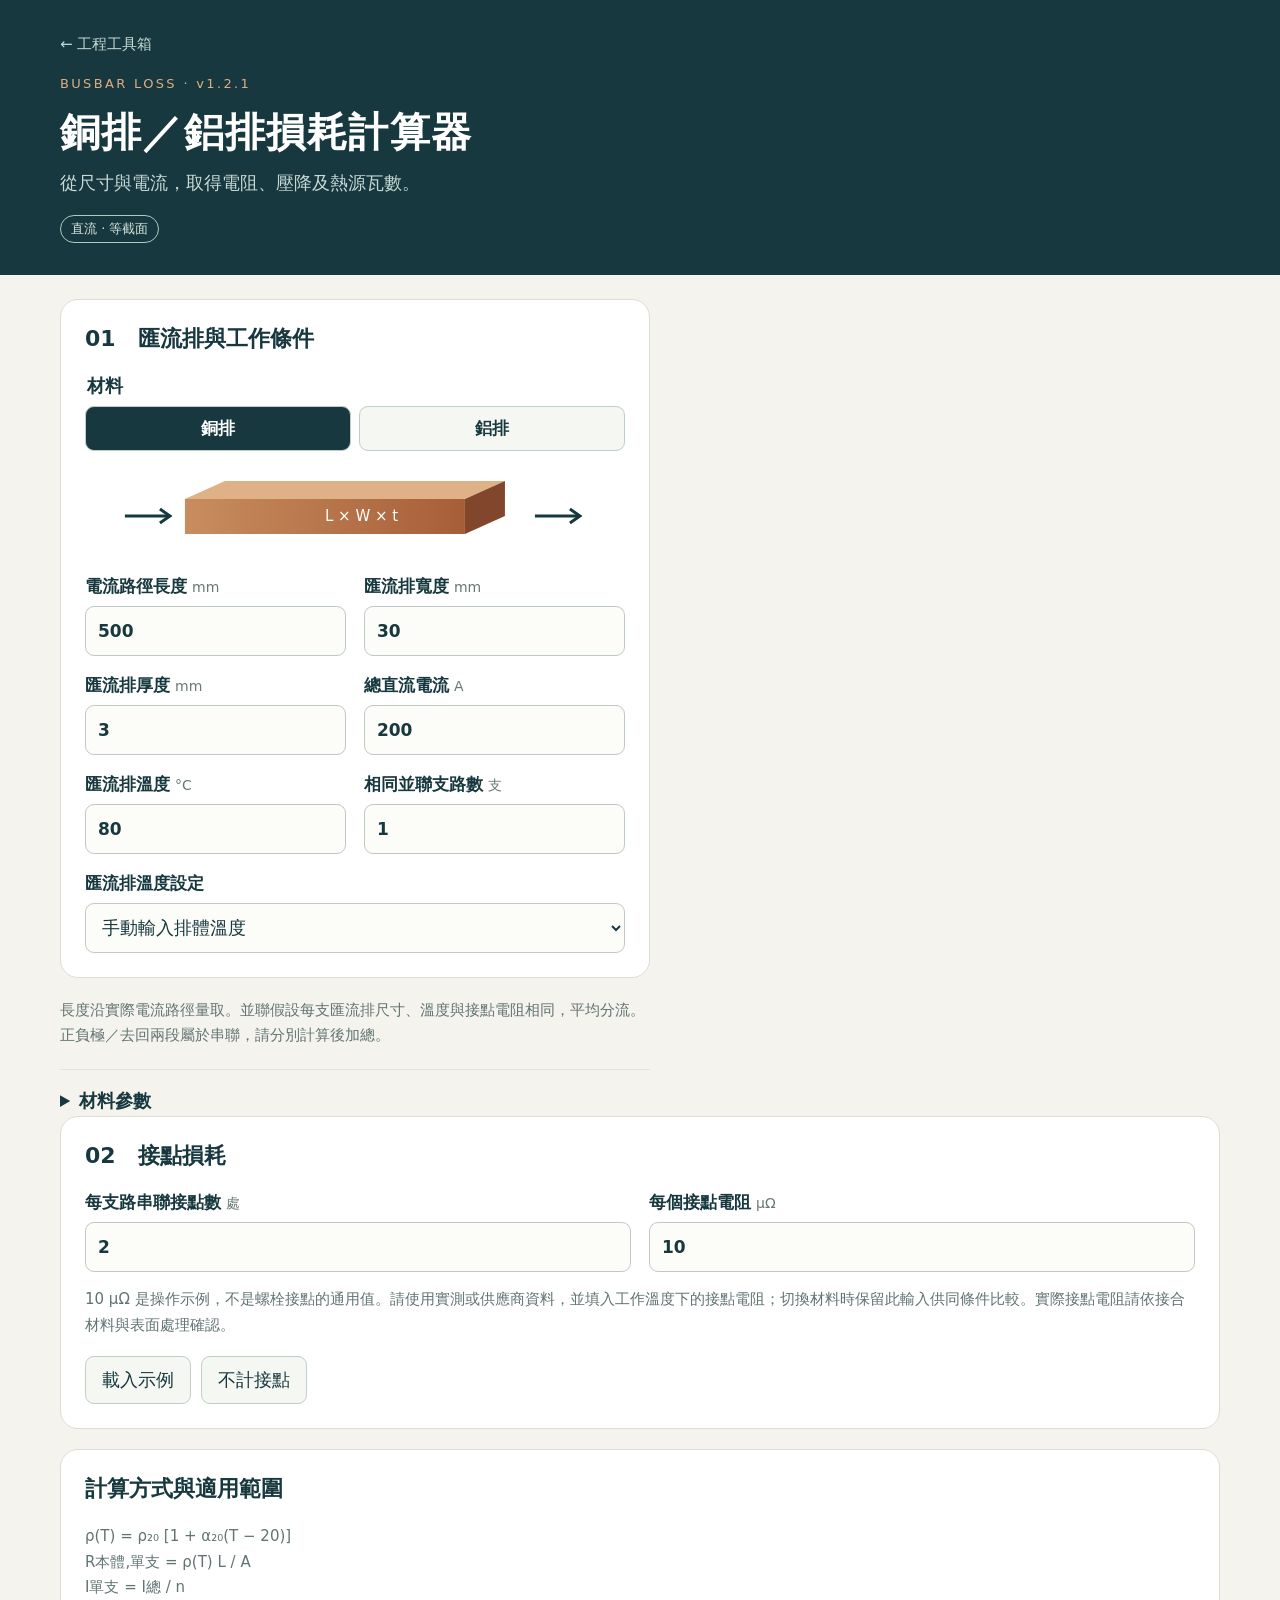
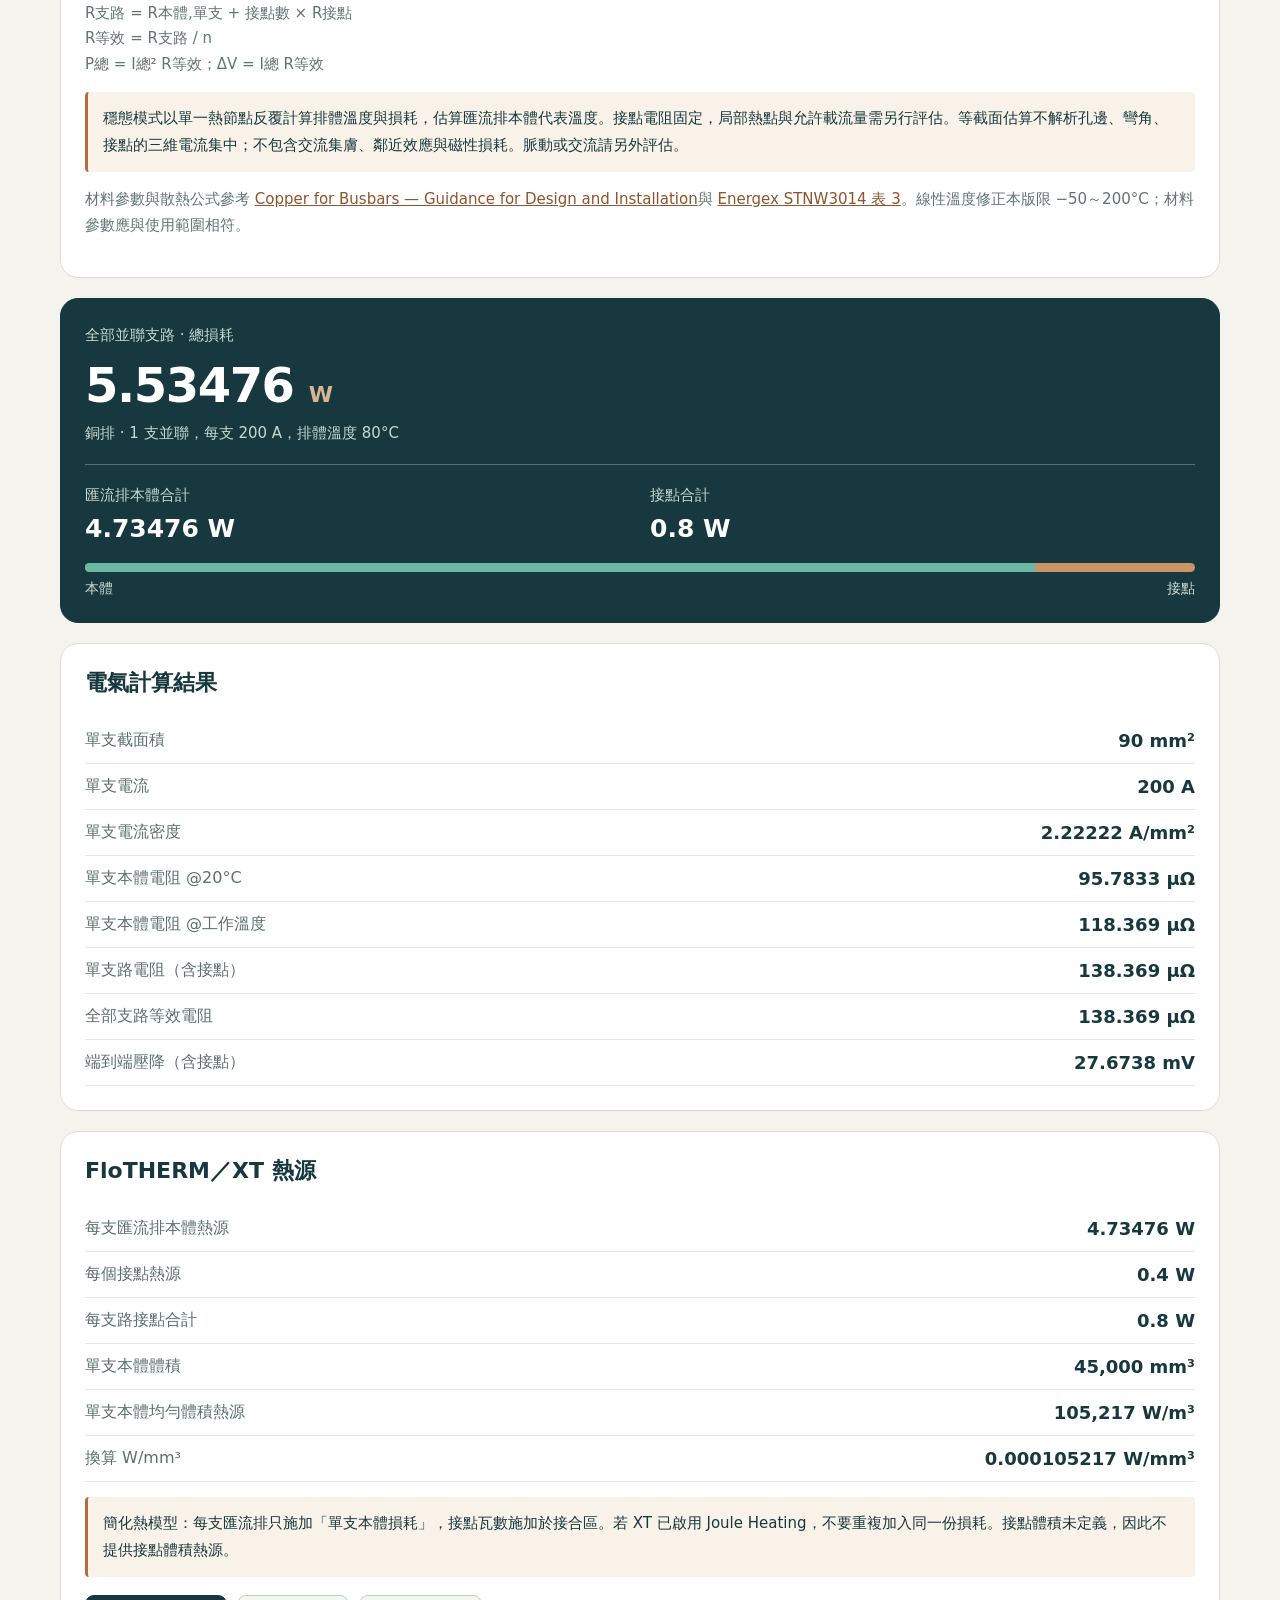
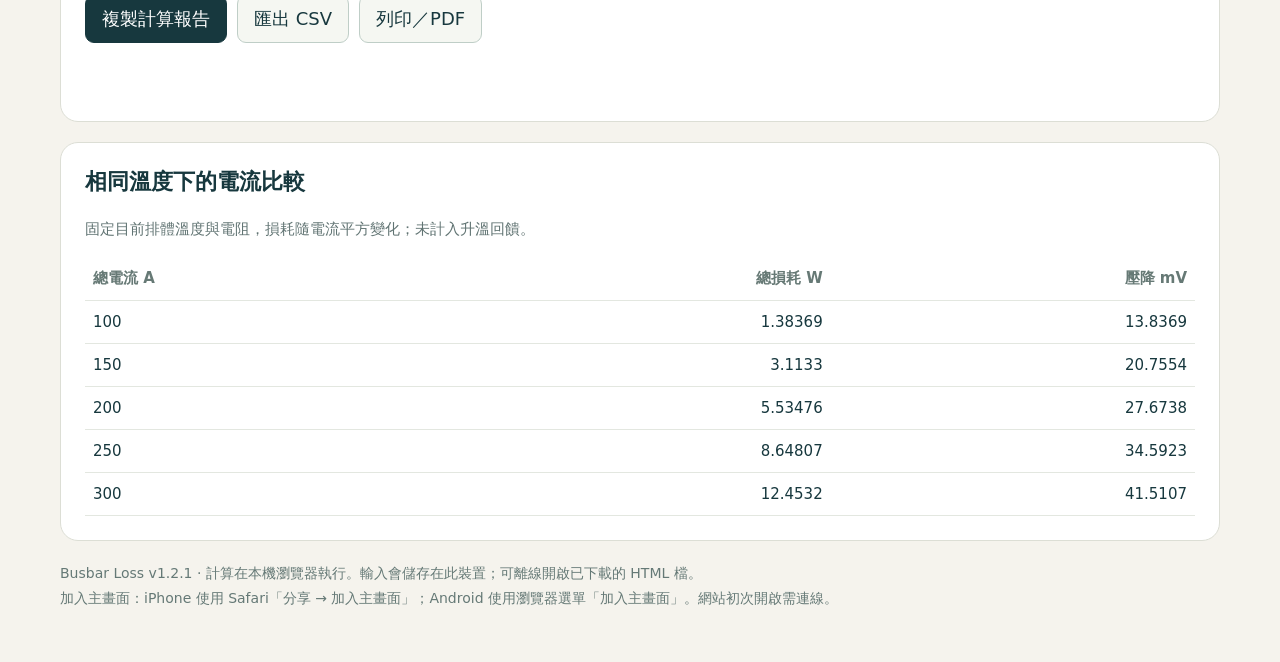
<file: busbar-loss/index.html>
<!doctype html>
<html lang="zh-Hant"><head><meta charset="utf-8"><meta name="viewport" content="width=device-width,initial-scale=1,viewport-fit=cover"><meta name="theme-color" content="#17383e"><meta name="apple-mobile-web-app-capable" content="yes"><meta name="apple-mobile-web-app-title" content="匯流排損耗"><title>銅排／鋁排損耗計算器｜Busbar Loss</title>
<style>
:root{font-family:system-ui,-apple-system,"Microsoft JhengHei",sans-serif;color:#17383e;background:#f5f3ed;font-size:18px;--copper:#b66b3f;--line:#dcded5}*{box-sizing:border-box}body{margin:0}header{background:#17383e;color:#fff;padding:32px max(20px,calc((100vw - 1160px)/2))}header a{color:#c5dad6;font-size:15px;text-decoration:none}h1{font-size:clamp(28px,4vw,40px);margin:14px 0 8px;letter-spacing:.03em}header p{color:#c8d8d5;margin:0;line-height:1.7}.eyebrow{color:#dfad84;font-size:13px;letter-spacing:.18em;margin-top:22px}main{max-width:1200px;margin:auto;padding:24px 20px 50px}.layout{display:grid;grid-template-columns:1.08fr 1fr;gap:24px;align-items:start}.card{background:#fff;border:1px solid var(--line);border-radius:18px;padding:24px;margin-bottom:20px}h2{font-size:22px;margin:0 0 20px}h3{font-size:18px}.sub{font-size:15px;color:#617473;line-height:1.7}.fields{display:grid;grid-template-columns:1fr 1fr;gap:18px}label{display:block;font-size:17px;font-weight:600}.unit{font-size:14px;font-weight:400;color:#677875;margin-left:5px}input,button,textarea,select{font:inherit}[hidden]{display:none!important}input,select{width:100%;margin-top:8px;padding:12px;border:1px solid #bfcac6;border-radius:9px;background:#fcfcf9;color:#17383e;min-height:50px}input:focus,select:focus,button:focus-visible{outline:3px solid #d5b391;outline-offset:2px}button{cursor:pointer;border:1px solid #bfcec7;border-radius:9px;padding:11px 16px;background:#f5f7f2;color:#17383e;min-height:46px}button.primary{background:#17383e;color:white;border-color:#17383e}.actions{display:flex;gap:10px;flex-wrap:wrap;margin-top:18px}.note{background:#f8f2e8;border-left:3px solid #b66b3f;padding:13px 15px;font-size:15px;line-height:1.8;border-radius:4px}.hero{background:#17383e;color:white;border-color:#17383e}.hero .sub{color:#c6d8d3}.big{font-size:48px;font-weight:700;letter-spacing:-.03em;margin:8px 0}.big span{font-size:22px;color:#d7b593}.split{display:grid;grid-template-columns:1fr 1fr;gap:20px;border-top:1px solid #557070;padding-top:18px;margin-top:18px}.split strong{display:block;font-size:25px;margin-top:5px}.bar{display:flex;height:9px;background:#c99566;border-radius:8px;overflow:hidden;margin-top:20px}.bar i{display:block;background:#6bb8a4}.legend{display:flex;justify-content:space-between;font-size:14px;margin-top:8px;color:#d0dfda}dl{margin:0}dl>div{display:flex;justify-content:space-between;gap:12px;padding:12px 0;border-bottom:1px solid #e6e9e2}dt{color:#5b706e;font-size:16px}dd{margin:0;text-align:right;font-weight:600;font-variant-numeric:tabular-nums}details{border-top:1px solid #e2e5dd;padding-top:16px;margin-top:20px}summary{cursor:pointer;font-weight:600;line-height:1.7}table{width:100%;border-collapse:collapse;font-size:15px}td,th{text-align:right;padding:12px 8px;border-bottom:1px solid #e3e7e0}td:first-child,th:first-child{text-align:left}th{color:#667975}#error{color:#9f342c;line-height:1.7}textarea{width:100%;height:170px;padding:12px;font-size:15px}footer{color:#657976;font-size:14px;line-height:1.8}a{color:#8e542e}.material-options{display:flex;gap:8px;border:0;padding:0;margin:0 0 18px}.material-options legend{margin-bottom:8px;font-weight:600}.material-options label{position:relative;flex:1}.material-options span{display:block;text-align:center;padding:10px;border:1px solid #bfcec7;border-radius:9px;background:#f5f7f2}.material-options input{position:absolute;inset:0;width:100%;height:100%;margin:0;opacity:0;cursor:pointer}.material-options input:checked+span{background:#17383e;color:white}.material-options input:focus-visible+span{outline:3px solid #b66b3f}.orientation-preview{display:flex;align-items:center;gap:16px;min-height:80px;margin-top:8px}.bar-preview{display:block;flex:none;width:74px;height:70px;position:relative}.bar-preview::before{content:"";position:absolute;inset:25px 3px;background:#b66b3f;box-shadow:0 4px #875035;transform:skewX(-25deg)}.bar-preview[data-orientation=edge]::before{inset:19px 4px;transform:skewY(-10deg);box-shadow:4px 2px #875035}.bar-preview[data-orientation=upright]::before{inset:4px 24px;transform:skewY(-10deg);box-shadow:4px 2px #875035}.check-label{display:flex;align-items:center;gap:10px}.check-label input{width:20px;min-height:20px;margin:0;flex:none}.badge{display:inline-block;border:1px solid #b0c9c1;border-radius:20px;padding:4px 10px;font-size:13px;color:#d9e6df;margin-top:16px}.schematic{width:100%;height:90px;display:block;margin-bottom:16px}.scroll{overflow:auto}#status{min-height:24px;color:#5d756c;font-size:15px}body.invalid .calculated{display:none}@media(max-width:800px){.layout{grid-template-columns:1fr}.card{padding:20px}main{padding:18px 14px}.big{font-size:44px}}@media(max-width:380px){.fields{grid-template-columns:1fr}}@media print{header{background:white;color:#17383e;padding:10px}header p{color:#17383e}header a,.actions,button,footer{display:none}.layout{display:block}.card{break-inside:avoid}.hero{background:white;color:#17383e}.hero .sub,.legend{color:#17383e}details{display:block}main{padding:0}}
</style></head><body><header><a href="../">← 工程工具箱</a><div class="eyebrow">BUSBAR LOSS · v1.2.1</div><h1>銅排／鋁排損耗計算器</h1><p>從尺寸與電流，取得電阻、壓降及熱源瓦數。</p><span class="badge">直流 · 等截面</span></header><main><div class="layout"><section>
<div class="card"><h2>01　匯流排與工作條件</h2>
<fieldset class="material-options"><legend>材料</legend>
<label><input id="material-copper" name="material" type="radio" value="copper" checked><span>銅排</span></label>
<label><input id="material-aluminum" name="material" type="radio" value="aluminum"><span>鋁排</span></label>
</fieldset><svg class="schematic" viewBox="0 0 480 90" role="img" aria-label="電流沿匯流排長度方向流動"><defs><linearGradient id="cu"><stop stop-color="#c88d5e"/><stop offset="1" stop-color="#a75e38"/></linearGradient></defs><path d="M70 30L350 30L390 12L110 12Z" fill="#dfb186"/><path d="M70 30H350V65H70Z" fill="url(#cu)"/><path d="M350 30L390 12V47L350 65Z" fill="#82462d"/><path d="M10 47H55M420 47H465" stroke="#17383e" stroke-width="3"/><path d="M45 40L55 47L45 54M455 40L465 47L455 54" fill="none" stroke="#17383e" stroke-width="3"/><text x="210" y="52" fill="white" font-size="15">L × W × t</text></svg>
<div class="fields">
<label>電流路徑長度<span class="unit">mm</span><input id="length" type="number" min="0.001" step="any" value="500"></label>
<label>匯流排寬度<span class="unit">mm</span><input id="width" type="number" min="0.001" step="any" value="30"></label>
<label>匯流排厚度<span class="unit">mm</span><input id="thickness" type="number" min="0.001" step="any" value="3"></label>
<label>總直流電流<span class="unit">A</span><input id="current" type="number" min="0" step="any" value="200"></label>
<label id="manual-temp">匯流排溫度<span class="unit">°C</span><input id="temp" type="number" min="-50" max="200" step="any" value="80"></label>
<label>相同並聯支路數<span class="unit">支</span><input id="parallel" type="number" min="1" max="10000" step="1" value="1"></label>
</div>
<div style="margin-top:18px">
<label for="temperature-mode">匯流排溫度設定</label>
<select id="temperature-mode"><option value="manual">手動輸入排體溫度</option><option value="steady">自動估算穩態排體溫度</option></select>
<div id="steady-inputs" style="margin-top:18px" hidden>
<div class="fields">
<label><span id="reference-label">參考溫度</span><span class="unit">°C</span><input id="reference-temp" type="number" min="-50" max="200" step="any" value="45"></label>
<label>散熱方式<select id="cooling"><option value="resistance">自訂等效熱阻</option><option value="natural">無風／自然對流</option></select></label>
</div>
<div id="resistance-inputs" style="margin-top:18px">
<label>單支路等效熱阻<span class="unit">K/W</span><input id="thermal-resistance" type="number" min="0" step="any" placeholder="依實測或 XT 結果填入"></label>
</div>
<p class="sub">請填入與熱阻配對的參考溫度，例如熱阻若以匯流排附近空氣為基準，就填該處的空氣溫度。熱阻以單支匯流排與該支路接點的總發熱為基準，請使用相同安裝與冷卻條件下的實測或 XT 結果。</p>
</div>
<div id="natural-inputs" style="margin-top:18px" hidden>
<label>匯流排擺法<select id="orientation"><option value="flat">平放（大面水平）</option><option value="edge">立放（大面垂直，長度水平）</option><option value="upright">豎直（長度方向垂直）</option></select></label>
<div class="orientation-preview"><span id="orientation-preview" class="bar-preview" aria-hidden="true"></span><span class="sub" id="orientation-note"></span></div>
<p class="sub">填匯流排附近的空氣溫度。此模式按單支裸露矩形排的四個長面估算，適用於空氣可自由循環的配置。端面與端子導熱未計入。緊鄰箱壁、密排或端子導熱顯著時，使用裝配實測或 XT 得到的等效熱阻。</p>
<details><summary>表面輻射</summary>
<p><label class="check-label"><input id="radiation" type="checkbox">計入表面輻射</label></p>
<div id="radiation-inputs" hidden>
<label>表面狀態<select id="surface"><option value="bright">裸亮金屬</option><option value="oxidized">氧化表面</option><option value="custom">自訂放射率</option></select></label>
<p class="sub" id="surface-note"></p>
<div class="fields">
<label id="emissivity-input">放射率<input id="emissivity" type="number" min="0" max="1" step="any" value="0.1"></label>
<label>周圍表面溫度<span class="unit">°C</span><input id="surroundings" type="number" min="-50" max="200" step="any" placeholder="預設同附近空氣溫度"></label>
</div>
</div>
</details>
</div>
</div></div>
<p class="sub">長度沿實際電流路徑量取。並聯假設每支匯流排尺寸、溫度與接點電阻相同，平均分流。正負極／去回兩段屬於串聯，請分別計算後加總。</p>
<details><summary>材料參數</summary><div class="fields" style="margin-top:14px"><label>20°C 電阻率<span class="unit">Ω·mm²/m</span><input id="rho" type="number" min="0.000001" step="any" value="0.017241"></label><label>20°C 溫度係數<span class="unit">1/°C</span><input id="alpha" type="number" min="0" step="any" value="0.00393"></label></div><p class="sub" id="material-note">預設為 100% IACS 退火銅的參考值。實際材料請依供應商資料修正。</p></details></div>
<div class="card"><h2>02　接點損耗</h2><div class="fields"><label>每支路串聯接點數<span class="unit">處</span><input id="joints" type="number" min="0" max="10000" step="1" value="2"></label><label>每個接點電阻<span class="unit">μΩ</span><input id="contact" type="number" min="0" step="any" value="10"></label></div><p class="sub">10 μΩ 是操作示例，不是螺栓接點的通用值。請使用實測或供應商資料，並填入工作溫度下的接點電阻；切換材料時保留此輸入供同條件比較。實際接點電阻請依接合材料與表面處理確認。</p><div class="actions"><button id="example">載入示例</button><button id="zero">不計接點</button></div></div>
<div class="card"><h2>計算方式與適用範圍</h2><p class="sub">ρ(T) = ρ₂₀ [1 + α₂₀(T − 20)]<br>R本體,單支 = ρ(T) L / A<br>I單支 = I總 / n<br>R支路 = R本體,單支 + 接點數 × R接點<br>R等效 = R支路 / n<br>P總 = I總² R等效；ΔV = I總 R等效</p><div class="note">穩態模式以單一熱節點反覆計算排體溫度與損耗，估算匯流排本體代表溫度。接點電阻固定，局部熱點與允許載流量需另行評估。等截面估算不解析孔邊、彎角、接點的三維電流集中；不包含交流集膚、鄰近效應與磁性損耗。脈動或交流請另外評估。</div><p class="sub">材料參數與散熱公式參考 <a href="https://kupfer.de/wp-content/uploads/2019/11/Copper-for-Busbars.pdf" target="_blank" rel="noopener">Copper for Busbars — Guidance for Design and Installation</a>與 <a href="https://swp.energex.com.au/upload/technical_documents/20250213_065809_4912989.pdf" target="_blank" rel="noopener">Energex STNW3014 表 3</a>。線性溫度修正本版限 −50～200°C；材料參數應與使用範圍相符。</p></div></section><section>
<p id="error" role="alert"></p>
<div class="calculated"><div class="card hero"><div class="sub">全部並聯支路 · 總損耗</div><div class="big" id="total"></div><div class="sub" id="context"></div><div class="split"><div><span class="sub">匯流排本體合計</span><strong id="bodyloss"></strong></div><div><span class="sub">接點合計</span><strong id="jointloss"></strong></div></div><div class="bar"><i id="fraction"></i></div><div class="legend"><span>本體</span><span>接點</span></div></div>
<div class="card" id="steady-result" hidden><h2>穩態溫度估算</h2><dl id="steady-summary"></dl></div>
<div class="card"><h2>電氣計算結果</h2><dl id="electrical"></dl></div>
<div class="card"><h2>FloTHERM／XT 熱源</h2><dl id="thermal"></dl><p class="note">簡化熱模型：每支匯流排只施加「單支本體損耗」，接點瓦數施加於接合區。若 XT 已啟用 Joule Heating，不要重複加入同一份損耗。接點體積未定義，因此不提供接點體積熱源。</p><div class="actions"><button class="primary" id="copy">複製計算報告</button><button id="csv">匯出 CSV</button><button id="print">列印／PDF</button></div><p id="status" role="status"></p><textarea id="fallback" hidden aria-label="計算報告，請全選複製" readonly></textarea></div>
<div class="card"><h2>相同溫度下的電流比較</h2><p class="sub">固定目前排體溫度與電阻，損耗隨電流平方變化；未計入升溫回饋。</p><div class="scroll"><table><thead><tr><th>總電流 A</th><th>總損耗 W</th><th>壓降 mV</th></tr></thead><tbody id="sweep"></tbody></table></div></div></div>
</section></div><footer>Busbar Loss v1.2.1 · 計算在本機瀏覽器執行。輸入會儲存在此裝置；可離線開啟已下載的 HTML 檔。<br>加入主畫面：iPhone 使用 Safari「分享 → 加入主畫面」；Android 使用瀏覽器選單「加入主畫面」。網站初次開啟需連線。</footer></main>
<script>
'use strict';
const ids=['length','width','thickness','current','temp','parallel','rho','alpha','joints','contact'];
const defaults={length:500,width:30,thickness:3,current:200,temp:80,parallel:1,rho:0.017241,alpha:0.00393,joints:2,contact:10};
const $=id=>document.getElementById(id);
const materials={
 copper:{name:'銅排',grade:'100% IACS 退火銅',rho:defaults.rho,alpha:defaults.alpha,bright:0.1,oxidized:0.3},
 aluminum:{name:'鋁排',grade:'1350 導電鋁',rho:0.0283,alpha:0.00403,bright:0.05,oxidized:0.2}
};
const orientations={
 flat:{label:'平放',note:'大面水平，長度方向水平。'},
 edge:{label:'立放',note:'大面垂直，長度方向水平。'},
 upright:{label:'豎直',note:'長度方向垂直。'}
};
const extraFields={
 'reference-temp':'reference','thermal-resistance':'thermalResistance',
 emissivity:'emissivity',surroundings:'surroundings'
};
let material='copper';
const materialInputs={};
const temperatureMin=-50,temperatureMax=200;
const temperatureTolerance=0.1;
const maximumIterations=1000;
function calculate(v){
 for(const k of ids)if(!Number.isFinite(v[k]))throw Error('請填寫所有數值欄位。');
 for(const k of ['length','width','thickness','rho'])if(v[k]<=0)throw Error('長度、寬度、厚度與電阻率必須大於 0。');
 for(const k of ['current','alpha','contact'])if(v[k]<0)throw Error('電流、溫度係數及接點電阻不能為負值。');
 if(v.temp < temperatureMin || v.temp > temperatureMax)throw Error('本版匯流排溫度範圍為 −50～200°C。');
 if(!Number.isInteger(v.parallel)||v.parallel<1||v.parallel>10000)throw Error('並聯支路數必須是 1～10000 的整數。');
 if(!Number.isInteger(v.joints)||v.joints<0||v.joints>10000)throw Error('接點數必須是 0～10000 的整數。');
 const area=v.width*v.thickness,rhoT=v.rho*(1+v.alpha*(v.temp-20));
 if(rhoT<=0)throw Error('目前材料參數產生非正電阻率，請修正溫度係數。');
 const r20=v.rho*(v.length/1000)/area,rbody=rhoT*(v.length/1000)/area,rjoint=v.joints*v.contact*1e-6,rbranch=rbody+rjoint,req=rbranch/v.parallel,ib=v.current/v.parallel,pbody=ib*ib*rbody,pcontact=ib*ib*v.contact*1e-6,pjoint=ib*ib*rjoint,total=v.current*v.current*req,volume=v.length*area*1e-9;
 const r={area,rhoT,r20,rbody,rjoint,rbranch,req,ib,pbody,pcontact,pjoint,total,bodytotal:pbody*v.parallel,jointtotal:pjoint*v.parallel,drop:v.current*req,j:ib/area,volume,qv:pbody/volume};
 if(Object.values(r).some(x=>!Number.isFinite(x)))throw Error('數值超出可計算範圍，請檢查輸入。');
 return r;
}
function solveSteadyTemperature(inputs, reference, thermalResistance){
 if(!Number.isFinite(reference)||reference<temperatureMin||reference>temperatureMax){
  throw Error('請輸入 −50～200°C 的參考溫度。');
 }
 if(!Number.isFinite(thermalResistance)||thermalResistance<0){
  throw Error('請輸入大於或等於 0 的單支路等效熱阻。');
 }
 const initial=calculate({...inputs,temp:reference});
 const powerSlope=initial.ib**2*initial.r20*inputs.alpha;
 const feedback=thermalResistance*powerSlope;
 const initialRise=thermalResistance*(initial.pbody+initial.pjoint);
 if(feedback>=1)throw Error('此電流與熱阻下，模型沒有可收斂的穩態溫度。');
 if(initialRise>(temperatureMax-reference)*(1-feedback)){
  throw Error('估算穩態溫度超過 200°C，已超出工具的電阻率模型範圍。');
 }

 let temperature=reference;
 let result=initial;
 for(let iteration=1;iteration<=maximumIterations;iteration++){
  const nextTemperature=reference+thermalResistance*(result.pbody+result.pjoint);
  const change=nextTemperature-temperature;
  temperature=Math.min(nextTemperature,temperatureMax);
  result=calculate({...inputs,temp:temperature});
  // Bound the remaining temperature error even when feedback is close to one.
  if(change/(1-feedback)<temperatureTolerance){
   return {temperature,result,iteration,reference,thermalResistance};
  }
 }
 throw Error('穩態溫度在 1,000 輪內未收斂。請檢查電流與等效熱阻。');
}
function solveNaturalTemperature(inputs,reference,orientation,radiation){
 if(!Number.isFinite(reference)||reference<temperatureMin||reference>temperatureMax){
  throw Error('請輸入 −50～200°C 的附近空氣溫度。');
 }
 if(!Number.isFinite(radiation.emissivity)||radiation.emissivity<0||radiation.emissivity>1){
  throw Error('請輸入 0～1 的表面放射率。');
 }
 if(!Number.isFinite(radiation.surroundings)||radiation.surroundings<temperatureMin||radiation.surroundings>temperatureMax){
  throw Error('請輸入 −50～200°C 的周圍表面溫度。');
 }
 const {length,width,thickness}=inputs;
 const lower=radiation.emissivity>0?Math.min(reference,radiation.surroundings):reference;
 calculate({...inputs,temp:lower});
 const wideArea=2*length*width*1e-6;
 const edgeArea=2*length*thickness*1e-6;
 // Copper for Busbars §2.2.1.1 uses millimetres for the characteristic dimension.
 const wideFactor=(orientation==='flat'?5.92:7.66)/(orientation==='upright'?length:width)**0.25;
 const edgeFactor=(orientation==='edge'?5.92:7.66)/(orientation==='upright'?length:thickness)**0.25;
 const convectionFactor=wideArea*wideFactor+edgeArea*edgeFactor;
 const radiationFactor=radiation.emissivity*5.670374419e-8*(wideArea+edgeArea);
 function balance(temperature){
  const result=calculate({...inputs,temp:temperature});
  const rise=temperature-reference;
  const convection=convectionFactor*Math.sign(rise)*Math.abs(rise)**1.25;
  const radiationLoss=radiationFactor*((temperature+273.15)**4-(radiation.surroundings+273.15)**4);
  const power=result.pbody+result.pjoint;
  const residual=convection+radiationLoss-power;
  if(!Number.isFinite(residual))throw Error('散熱量超出可計算範圍，請檢查輸入。');
  return {temperature,result,reference,convection,radiationLoss,power,residual};
 }
 let low=lower;
 let high=temperatureMax;
 let point=balance(low);
 if(point.residual===0)return {...point,iteration:0,thermalResistance:null};
 if(balance(high).residual<0)throw Error('在 200°C 內找不到熱平衡，請檢查電流與散熱條件。');
 let iteration=0;
 while(high-low>0.001){
  point=balance((low+high)/2);
  if(point.residual<0)low=point.temperature;
  else high=point.temperature;
  iteration++;
 }
 point=balance((low+high)/2);
 const rise=point.temperature-reference;
 const thermalResistance=rise>0&&point.power>0?rise/point.power:null;
 return {...point,iteration,thermalResistance};
}
function fmt(x){return x===0?'0':Math.abs(x)<0.0001||Math.abs(x)>=1e7?x.toExponential(4):new Intl.NumberFormat('en-US',{maximumSignificantDigits:6}).format(x);}
function rows(id,data){$(id).replaceChildren(...data.map(([k,v])=>{const d=document.createElement('div'),a=document.createElement('dt'),b=document.createElement('dd');a.textContent=k;b.textContent=v;d.append(a,b);return d;}));}
let last=null;
function update(){
 $('status').textContent='';$('fallback').hidden=true;
 const mode=$('temperature-mode').value;
 const estimate=mode==='steady';
 const cooling=$('cooling').value;
 const natural=cooling==='natural';
 $('reference-label').textContent=natural?'附近空氣溫度':'參考溫度';
 const orientation=$('orientation').value;
 const surface=$('surface').value;
 const radiating=$('radiation').checked;
 const preset=materials[material];
 const emissivity=surface==='custom'?$('emissivity').valueAsNumber:preset[surface];
 $('material-note').textContent='預設為 '+preset.grade+' 的參考值。實際材料請依供應商資料修正。';
 $('resistance-inputs').hidden=natural;
 $('natural-inputs').hidden=!natural;
 $('radiation-inputs').hidden=!radiating;
 $('emissivity-input').hidden=surface!=='custom';
 $('surface-note').textContent=surface==='custom'?'請依實際表面狀態填入放射率。':'估算用放射率 '+emissivity+'，可依表面處理改用自訂值。以面向大面積周圍表面近似。';
 $('orientation-preview').dataset.orientation=orientation;
 $('orientation-note').textContent=orientations[orientation].note;
 $('manual-temp').hidden=estimate;
 $('steady-inputs').hidden=!estimate;
 $('steady-result').hidden=true;
 const inputs=Object.fromEntries(ids.map(k=>[k,$(k).valueAsNumber]));
 const reference=$('reference-temp').valueAsNumber;
 const thermalResistance=$('thermal-resistance').valueAsNumber;
 const surroundings=$('surroundings').value===''?reference:$('surroundings').valueAsNumber;
 const radiation={emissivity:radiating?emissivity:0,surroundings:radiating?surroundings:reference};
 materialInputs[material]={rho:inputs.rho,alpha:inputs.alpha,emissivity:$('emissivity').valueAsNumber};
 try{
  localStorage.setItem('busbar-loss-v1',JSON.stringify({
   ...inputs,mode,reference,thermalResistance,material,materialInputs,cooling,orientation,surface,radiating,
   emissivity:$('emissivity').valueAsNumber,surroundings:$('surroundings').valueAsNumber
  }));
 }catch{}
 try{
 let steady=null;
 if(estimate){
  steady=natural?solveNaturalTemperature(inputs,reference,orientation,radiation)
   :solveSteadyTemperature(inputs,reference,thermalResistance);
 }
 const v=steady?{...inputs,temp:steady.temperature}:inputs;
 const r=steady?steady.result:calculate(v);
 last={v,r,steady,material,orientation,radiation,radiating,natural};document.body.classList.remove('invalid');$('error').textContent='';
 $('total').innerHTML=fmt(r.total)+' <span>W</span>';
 $('bodyloss').textContent=fmt(r.bodytotal)+' W';$('jointloss').textContent=fmt(r.jointtotal)+' W';
 $('context').textContent=preset.name+' · '+v.parallel+' 支並聯，每支 '+fmt(r.ib)+' A，排體溫度 '+fmt(v.temp)+'°C';
 $('fraction').style.width=(r.total?100*r.bodytotal/r.total:0)+'%';
 rows('electrical',[['單支截面積',fmt(r.area)+' mm²'],['單支電流',fmt(r.ib)+' A'],['單支電流密度',fmt(r.j)+' A/mm²'],['單支本體電阻 @20°C',fmt(r.r20*1e6)+' μΩ'],['單支本體電阻 @工作溫度',fmt(r.rbody*1e6)+' μΩ'],['單支路電阻（含接點）',fmt(r.rbranch*1e6)+' μΩ'],['全部支路等效電阻',fmt(r.req*1e6)+' μΩ'],['端到端壓降（含接點）',fmt(r.drop*1e3)+' mV']]);
 rows('thermal',[['每支匯流排本體熱源',fmt(r.pbody)+' W'],['每個接點熱源',v.joints?fmt(r.pcontact)+' W':'未設定接點'],['每支路接點合計',fmt(r.pjoint)+' W'],['單支本體體積',fmt(r.volume*1e9)+' mm³'],['單支本體均勻體積熱源',fmt(r.qv)+' W/m³'],['換算 W/mm³',fmt(r.qv/1e9)+' W/mm³']]);
 $('sweep').replaceChildren(...[.5,.75,1,1.25,1.5].map(m=>{const tr=document.createElement('tr');[v.current*m,r.total*m*m,r.drop*m*1e3].forEach(x=>{const td=document.createElement('td');td.textContent=fmt(x);tr.append(td)});return tr}));
 if(steady){
  rows('steady-summary',[
   ['匯流排穩態溫度（估算）',steady.temperature.toFixed(1)+' °C'],
   [natural?'相對附近空氣的溫升':'相對參考溫度的溫升',(steady.temperature-steady.reference).toFixed(1)+' °C'],
   ['單支路總發熱（含接點）',fmt(r.pbody+r.pjoint)+' W'],
   ['收斂迭代',steady.iteration+' 輪'],
   ...(natural?[
    ['自然對流散熱',fmt(steady.convection)+' W'],
    ['表面輻射散熱',fmt(steady.radiationLoss)+' W'],
    ['等效熱阻（相對空氣）',steady.thermalResistance===null?'—':fmt(steady.thermalResistance)+' K/W']
   ]:[])
  ]);
  $('steady-result').hidden=false;
 }
 }catch(e){last=null;document.body.classList.add('invalid');$('error').textContent=e.message;}
}
function report(){
 if(!last)return '';
 const {v,r,steady,material,orientation,radiation,radiating,natural}=last;
 const temperatureReport=steady?[
  '溫度模式：單一熱節點穩態估算',
  (natural?'附近空氣溫度':'參考溫度')+' °C: '+steady.reference,
  '單支路等效熱阻 K/W: '+(steady.thermalResistance??'—'),
  ...(natural?[
   '散熱方式：無風／自然對流',
   '擺法：'+orientations[orientation].label,
   '自然對流散熱 W: '+steady.convection,
   '輻射散熱 W: '+steady.radiationLoss,
   ...(radiating?['放射率: '+radiation.emissivity,'周圍表面溫度 °C: '+radiation.surroundings]:[])
  ]:['散熱方式：自訂等效熱阻']),
  '穩態溫升 °C: '+(steady.temperature-steady.reference).toFixed(1),
  '收斂迭代: '+steady.iteration
 ]:['溫度模式：手動輸入排體溫度'];
 return ['銅排／鋁排損耗計算器 v1.2.1','模型：直流、等截面、相同並聯支路平均分流。',
 '材料：'+materials[material].name+'（'+materials[material].grade+'預設，可自訂）',
 ...temperatureReport,
 ...ids.map(k=>({length:'長度 mm',width:'寬度 mm',thickness:'厚度 mm',current:'總電流 A',temp:'排體溫度 °C',parallel:'並聯支路數',rho:'20°C 電阻率 Ω·mm²/m',alpha:'溫度係數 1/°C',joints:'每支路接點數',contact:'每接點電阻 μΩ'})[k]+': '+v[k]),
 '單支路電流 A: '+r.ib,'單支本體電阻 μΩ: '+r.rbody*1e6,'等效電阻（含接點） μΩ: '+r.req*1e6,'端到端壓降 mV: '+r.drop*1e3,'單支本體損耗 W: '+r.pbody,'每接點損耗 W: '+(v.joints?r.pcontact:0),'全部本體損耗 W: '+r.bodytotal,'全部接點損耗 W: '+r.jointtotal,'總損耗 W: '+r.total,'單支本體體積熱源 W/m³: '+r.qv,'單支本體體積熱源 W/mm³: '+r.qv/1e9,'XT 已計算焦耳熱時，請勿重複施加同一熱源。'].join('\n');
}
[...ids,...Object.keys(extraFields)].forEach(k=>$(k).addEventListener('input',update));
['temperature-mode','cooling','orientation','surface','radiation'].forEach(k=>$(k).addEventListener('change',update));
function selectMaterial(value){
 material=value;
 $('material-'+value).checked=true;
 const preset=materials[value];
 const settings=materialInputs[value]??{rho:preset.rho,alpha:preset.alpha,emissivity:preset.bright};
 for(const id of ['rho','alpha','emissivity']){
  $(id).value=Number.isFinite(settings[id])?settings[id]:'';
 }
}
for(const value of Object.keys(materials)){
 $('material-'+value).addEventListener('change',()=>{
  selectMaterial(value);
  update();
 });
}
$('example').onclick=()=>{
 const preset=materials[material];
 const sample={...defaults,rho:preset.rho,alpha:preset.alpha};
 ids.forEach(k=>$(k).value=sample[k]);
 $('emissivity').value=preset.bright;
 $('surroundings').value='';
 $('reference-temp').value=45;
 $('thermal-resistance').value=6;
 update();
};
$('zero').onclick=()=>{$('joints').value=0;update()};
$('copy').onclick=async()=>{const t=report();if(!t)return;try{await navigator.clipboard.writeText(t);$('status').textContent='已複製完整計算報告。'}catch{$('fallback').value=t;$('fallback').hidden=false;$('fallback').focus();$('fallback').select();$('status').textContent='請複製下方已選取的報告文字。'}};
$('csv').onclick=()=>{if(!last)return;const lines=report().split('\n').map(s=>'"'+s.replaceAll('"','""')+'"').join('\r\n'),blob=new Blob(['\ufeff'+lines],{type:'text/csv;charset=utf-8'}),a=document.createElement('a'),url=URL.createObjectURL(blob);a.href=url;a.download='busbar-loss.csv';a.click();setTimeout(()=>URL.revokeObjectURL(url),1000);$('status').textContent='已匯出 CSV。'};
$('print').onclick=()=>window.print();
try{
 const saved=JSON.parse(localStorage.getItem('busbar-loss-v1'));
 if(saved){
  const fields=[...ids.map(k=>[k,k]),...Object.entries(extraFields)];
  for(const [id,key] of fields){
   if(typeof saved[key]==='number')$(id).value=saved[key];
   if(saved[key]===null)$(id).value='';
  }
  if(saved.mode==='steady')$('temperature-mode').value='steady';
  if(saved.cooling==='natural')$('cooling').value='natural';
  if(Object.hasOwn(orientations,saved.orientation))$('orientation').value=saved.orientation;
  if(['bright','oxidized','custom'].includes(saved.surface))$('surface').value=saved.surface;
  $('radiation').checked=saved.radiating===true;
  for(const value of Object.keys(materials)){
   if(saved.materialInputs?.[value])materialInputs[value]=saved.materialInputs[value];
  }
  if(Object.hasOwn(materials,saved.material))selectMaterial(saved.material);
 }
}catch{}
update();
</script></body></html>
</file>
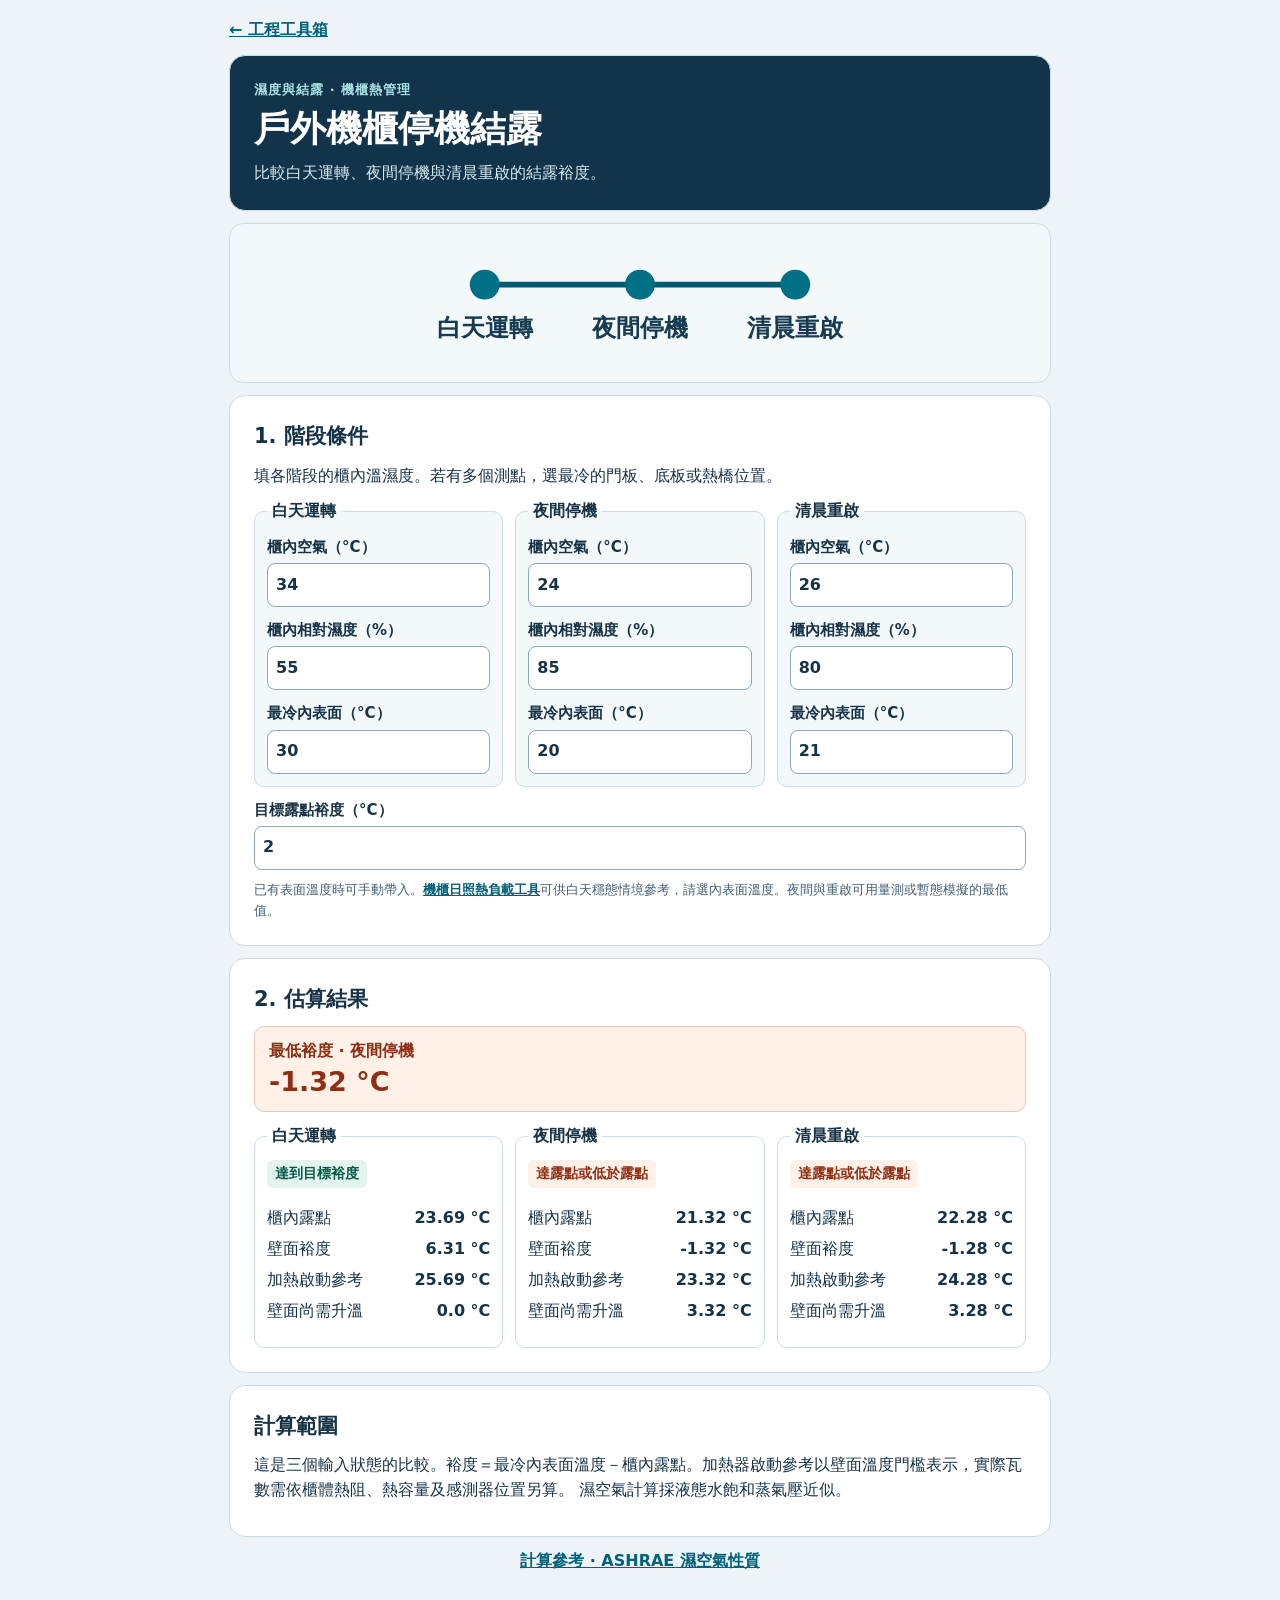
<file: cabinet-humidity/index.html>
<!doctype html>
<html lang="zh-Hant"><meta charset="utf-8"><meta name="viewport" content="width=device-width,initial-scale=1">
<title>機櫃濕度工具</title>
<style>
*{box-sizing:border-box}
body{margin:0;background:#edf3f6;color:#173347;font:16px/1.55 system-ui,sans-serif}
main{max-width:850px;margin:auto;padding:18px 14px 48px}
a{color:#00627a;font-weight:700}
header,section{margin:12px 0;padding:clamp(14px,3vw,24px);border:1px solid #ccdce5;border-radius:16px;background:#fff}
header{background:#12344b;color:#fff}
header p{color:#d7e9f1;margin-bottom:0}
header .eyebrow{color:#a9e0e3;font-size:13px;font-weight:800;letter-spacing:.08em;margin-bottom:6px}
h1,h2,h3,p{margin:0 0 10px}
h1{font-size:clamp(25px,5vw,36px);line-height:1.25}
h2{font-size:21px}h3{font-size:17px}
figure{margin:12px 0;padding:10px;background:#f3f8fa;border:1px solid #ccdce5;border-radius:14px}
svg{display:block;width:100%;max-width:460px;height:auto;margin:auto}
.grid,.phases{display:grid;gap:12px;grid-template-columns:repeat(auto-fit,minmax(min(160px,100%),1fr))}
.phases{grid-template-columns:repeat(auto-fit,minmax(min(216px,100%),1fr))}
.phases .grid{grid-template-columns:1fr}
fieldset{min-width:0;margin:0;padding:12px;border:1px solid #cbdce5;border-radius:10px;background:#f3f8fa}
legend{font-weight:800;padding:0 5px}
label{display:block;min-width:0;font-size:15px;font-weight:700}
input{display:block;width:100%;min-width:0;min-height:44px;margin-top:4px;border:1px solid #8da8b9;border-radius:8px;padding:8px;font:inherit;font-size:16px;color:inherit;background:#fff}
input:focus-visible,a:focus-visible{outline:3px solid #006568;outline-offset:2px}
form small{margin-top:10px}form section>p{margin-top:12px}
.highlight{padding:12px 14px;margin-bottom:12px;background:#e7f4f4;border:1px solid #c7dfdf;border-radius:10px;font-weight:800}
.highlight strong{display:block;font-size:clamp(21px,4.5vw,27px);line-height:1.3}
.highlight.warn{background:#fff0e8;border-color:#e9c8b5}
.result fieldset{background:#fff}
.bad-state,.good-state{display:inline-block;padding:3px 8px;border-radius:6px;font-size:14px;font-weight:800}
.warn,.bad-state{color:#8e2e14}.bad-state{background:#fff0e8}
.good-state{color:#095a49;background:#e3f3ed}
dl{display:grid;grid-template-columns:minmax(0,1fr) auto;gap:6px 12px;margin:8px 0 12px}
dd{margin:0;font-weight:800;text-align:right;font-variant-numeric:tabular-nums}
small,footer{display:block;color:#426074}footer{text-align:center}
</style>
<main>
<a href="../">← 工程工具箱</a>
<header><p class="eyebrow">濕度與結露 · 機櫃熱管理</p><h1 id="title"></h1><p id="intro"></p></header>
<div id="app"></div>
<footer><a href="https://handbook.ashrae.org/Handbooks/F21/SI/F21_Ch01/F21_Ch01_si.aspx">計算參考 · ASHRAE 濕空氣性質</a></footer>
</main>
<script>
const mode=new URLSearchParams(location.search).get('mode')==='dehumidify'?'dry':'stop';
const isDry=mode==='dry';
const title=isDry?'機櫃除濕量估算':'戶外機櫃停機結露';
document.title=title;
document.querySelector('#title').textContent=title;
const app=document.querySelector('#app');
const field=(id,label,value,min,max)=>`<label>${label}<input id="${id}" type="number" step="any" value="${value}" min="${min}" max="${max}" required></label>`;
const phases=[['白天運轉',34,55,30],['夜間停機',24,85,20],['清晨重啟',26,80,21]];
const diagram=isDry
 ? '<svg viewBox="0 0 400 120" role="img" aria-label="外氣經漏風或開門進入機櫃，除濕器移除水氣"><rect x="150" y="10" width="234" height="100" rx="10" fill="#d9edf1" stroke="#173b50" stroke-width="3"/><path d="M85 58h92m-16-12 16 12-16 12" fill="none" stroke="#005b70" stroke-width="6"/><g fill="#173b50" font-size="23" font-weight="700" text-anchor="middle"><text x="44" y="65">外氣</text><text x="274" y="52">櫃內水氣</text><text x="274" y="84">↓ 除濕排出</text></g></svg>'
 : '<svg viewBox="0 0 400 120" role="img" aria-label="比較白天運轉、夜間停機和清晨重啟三個階段"><path d="M55 44h290" stroke="#005b70" stroke-width="5"/><g fill="#007086"><circle cx="65" cy="44" r="13"/><circle cx="200" cy="44" r="13"/><circle cx="335" cy="44" r="13"/></g><g fill="#173b50" font-size="21" font-weight="700" text-anchor="middle"><text x="65" y="89">白天運轉</text><text x="200" y="89">夜間停機</text><text x="335" y="89">清晨重啟</text></g></svg>';
document.querySelector('#intro').textContent=isDry
 ? '從漏風、開門與起始濕度估算達到目標露點所需的除濕量。'
 : '比較白天運轉、夜間停機與清晨重啟的結露裕度。';
app.innerHTML='<figure>'+diagram+'</figure>'+(isDry?`
<form><section><h2>1. 環境與目標</h2><div class="grid">
${field('outT','外氣溫度（°C）',30,0,60)}
${field('outRh','外氣相對濕度（%）',75,1,100)}
${field('volume','櫃內有效空氣容積（m³）',1.5,0.001,100000)}
${field('pressure','當地大氣壓力（kPa）',101.325,40,110)}
${field('inT','櫃內空氣溫度（°C）',28,0,60)}
${field('inRh','櫃內起始相對濕度（%）',70,1,100)}
${field('target','目標露點（°C）',15,0,60)}
${field('hours','希望恢復時間（h）',1,0.01,1000)}
</div></section><section><h2>2. 進氣與開門</h2><div class="grid">
${field('flow','連續外氣量（m³/h）',3,0,100000)}
${field('events','開門次數（次/h）',1,0,1000)}
${field('fraction','每次開門等效換氣（% 櫃內容積）',50,0,10000)}
${field('internal','櫃內其他產濕（g/h）',0,0,100000)}
</div><small>連續外氣量填漏風與新風的合計，不含內循環。開門換氣請依實測或設計情境填寫。</small></section></form>`:`
<form><section><h2>1. 階段條件</h2><p>填各階段的櫃內溫濕度。若有多個測點，選最冷的門板、底板或熱橋位置。</p><div class="phases">${phases.map(([name,t,rh,s],i)=>`<fieldset><legend>${name}</legend><div class="grid">${field('t'+i,'櫃內空氣（°C）',t,0,60)}${field('rh'+i,'櫃內相對濕度（%）',rh,1,100)}${field('s'+i,'最冷內表面（°C）',s,0,100)}</div></fieldset>`).join('')}</div>
<p>${field('margin','目標露點裕度（°C）',2,0,20)}</p>
<small>已有表面溫度時可手動帶入。<a href="../cabinet-solar/index.html">機櫃日照熱負載工具</a>可供白天穩態情境參考，請選內表面溫度。夜間與重啟可用量測或暫態模擬的最低值。</small>
</section></form>`)+`<section class="result"><h2>${isDry?3:2}. 估算結果</h2><div id="results" aria-live="polite"></div></section><section><h2>計算範圍</h2><p>${isDry?'依外氣與目標露點的含濕比差估算，假設空氣充分混合、溫度與壓力固定。維持量採小時平均，單次開門後的實際露點尖峰會受開門時間及混合影響。選型應比對目標溫濕度下的除濕能力。':'這是三個輸入狀態的比較。裕度＝最冷內表面溫度－櫃內露點。加熱器啟動參考以壁面溫度門檻表示，實際瓦數需依櫃體熱阻、熱容量及感測器位置另算。'} 濕空氣計算採液態水飽和蒸氣壓近似。</p></section>`;
const val=id=>document.getElementById(id).valueAsNumber;
const sat=t=>0.61094*Math.exp(17.625*t/(243.04+t));
const dew=e=>{const x=Math.log(e/0.61094);return 243.04*x/(17.625-x);};
const ratio=(e,p)=>0.621945*e/(p-e);
const density=(t,e,p)=>(p-e)*1000/(287.05*(t+273.15));
const fmt=n=>n.toLocaleString('zh-TW',{minimumFractionDigits:1,maximumFractionDigits:2});
const row=(label,value)=>`<dt>${label}</dt><dd>${value}</dd>`;
const dryCalc=(outT,outRh,inT,inRh,target,p,v,flow,events,fraction,internal,hours)=>{
 const eo=sat(outT)*outRh/100,ei=sat(inT)*inRh/100,et=sat(target);
 const delta=Math.max(0,ratio(eo,p)-ratio(et,p))*1000*density(outT,eo,p);
 const leak=flow*delta;
 const door=v*fraction/100*delta;
 const initial=v*density(inT,ei,p)*Math.max(0,ratio(ei,p)-ratio(et,p))*1000;
 const steady=leak+door*events+internal;
 return {leak,door,initial,steady,recovery:steady+initial/hours,doorRecovery:steady+door/hours};
};
const stopCalc=(t,rh,s,margin)=>{
 const d=dew(sat(t)*rh/100);
 return {d,gap:s-d,threshold:d+margin,deficit:Math.max(0,d+margin-s)};
};
const form=app.querySelector('form');
const result=document.querySelector('#results');
function render(){
 if([...form.querySelectorAll('input')].some(input=>!input.validity.valid)){result.textContent='請填寫所有欄位，並確認數值在允許範圍內。';return;}
 if(isDry){
  if(val('target')>val('inT')){result.textContent='目標露點需小於或等於櫃內空氣溫度。';return;}
  const q=dryCalc(...['outT','outRh','inT','inRh','target','pressure','volume','flow','events','fraction','internal','hours'].map(val));
  result.innerHTML=`<div class="highlight">維持目標露點<strong>${fmt(q.steady)} g/h</strong></div><dl>${row('連續進氣',fmt(q.leak)+' g/h')}${row('開門平均負荷',fmt(q.door*val('events'))+' g/h')}${row('單次開門設計水氣負荷',fmt(q.door)+' g')}${row('初次乾燥需移除',fmt(q.initial)+' g')}</dl><h3>恢復時所需能力</h3><dl>${row('初次乾燥＋日常負荷',fmt(q.recovery)+' g/h')}${row('額外一次開門＋日常負荷',fmt(q.doorRecovery)+' g/h')}</dl><small>開門設計負荷以換氣量乘含濕比差，假設開門時櫃內已達目標。若單次換氣量超過一個櫃體容積，此值代表開門期間的累計負荷。</small>`;
 }else{
  const values=phases.map((_,i)=>stopCalc(val('t'+i),val('rh'+i),val('s'+i),val('margin')));
  const worst=values.indexOf(values.reduce((a,b)=>a.gap<=b.gap?a:b));
  result.innerHTML=`<div class="highlight${values[worst].gap<=1e-8||values[worst].deficit>1e-8?' warn':''}">最低裕度 · ${phases[worst][0]}<strong>${fmt(values[worst].gap)} °C</strong></div><div class="phases">${values.map(({d,gap,threshold,deficit},i)=>`<fieldset><legend>${phases[i][0]}</legend><p class="${gap<=1e-8||deficit>1e-8?'bad-state':'good-state'}">${gap<=1e-8?'達露點或低於露點':deficit>1e-8?'未達目標裕度':'達到目標裕度'}</p><dl>${row('櫃內露點',fmt(d)+' °C')}${row('壁面裕度',fmt(gap)+' °C')}${row('加熱啟動參考',fmt(threshold)+' °C')}${row('壁面尚需升溫',fmt(deficit)+' °C')}</dl></fieldset>`).join('')}</div>`;
 }
}
form.addEventListener('input',render);
render();
</script></html>
</file>
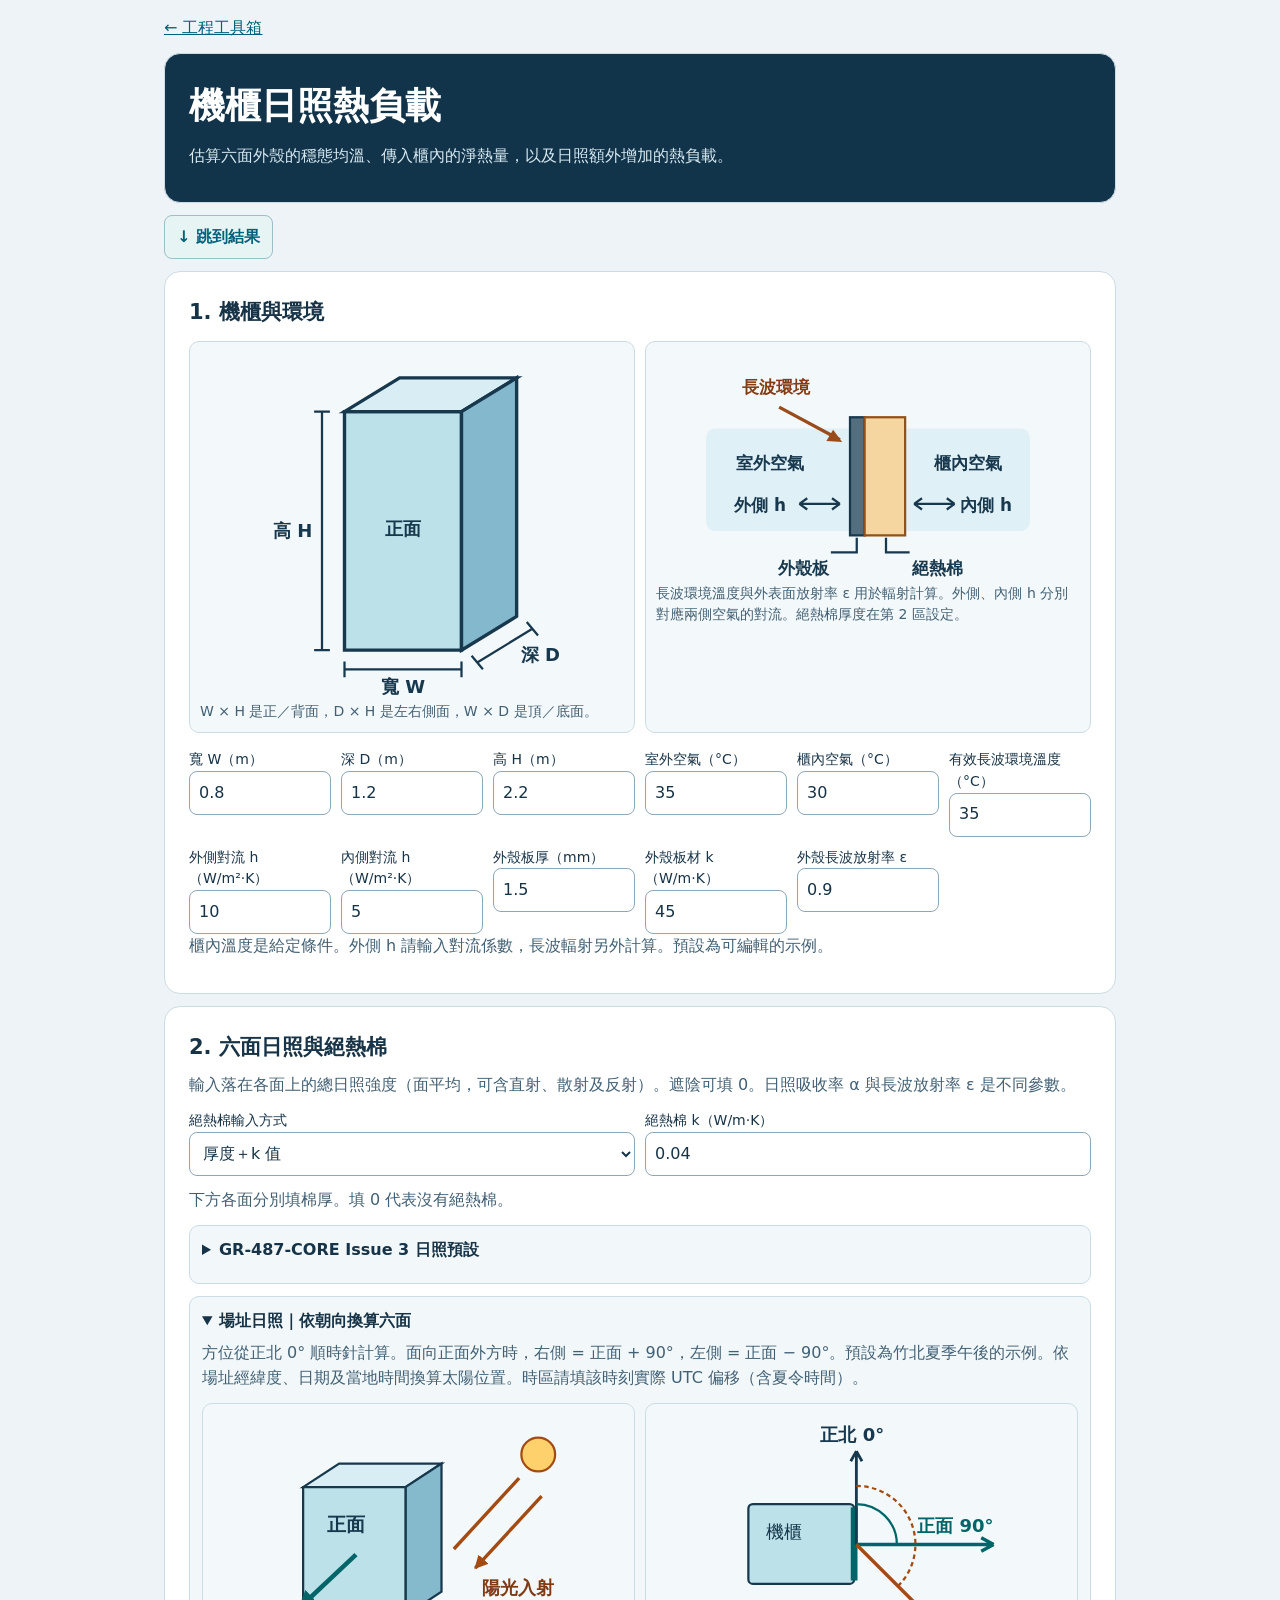
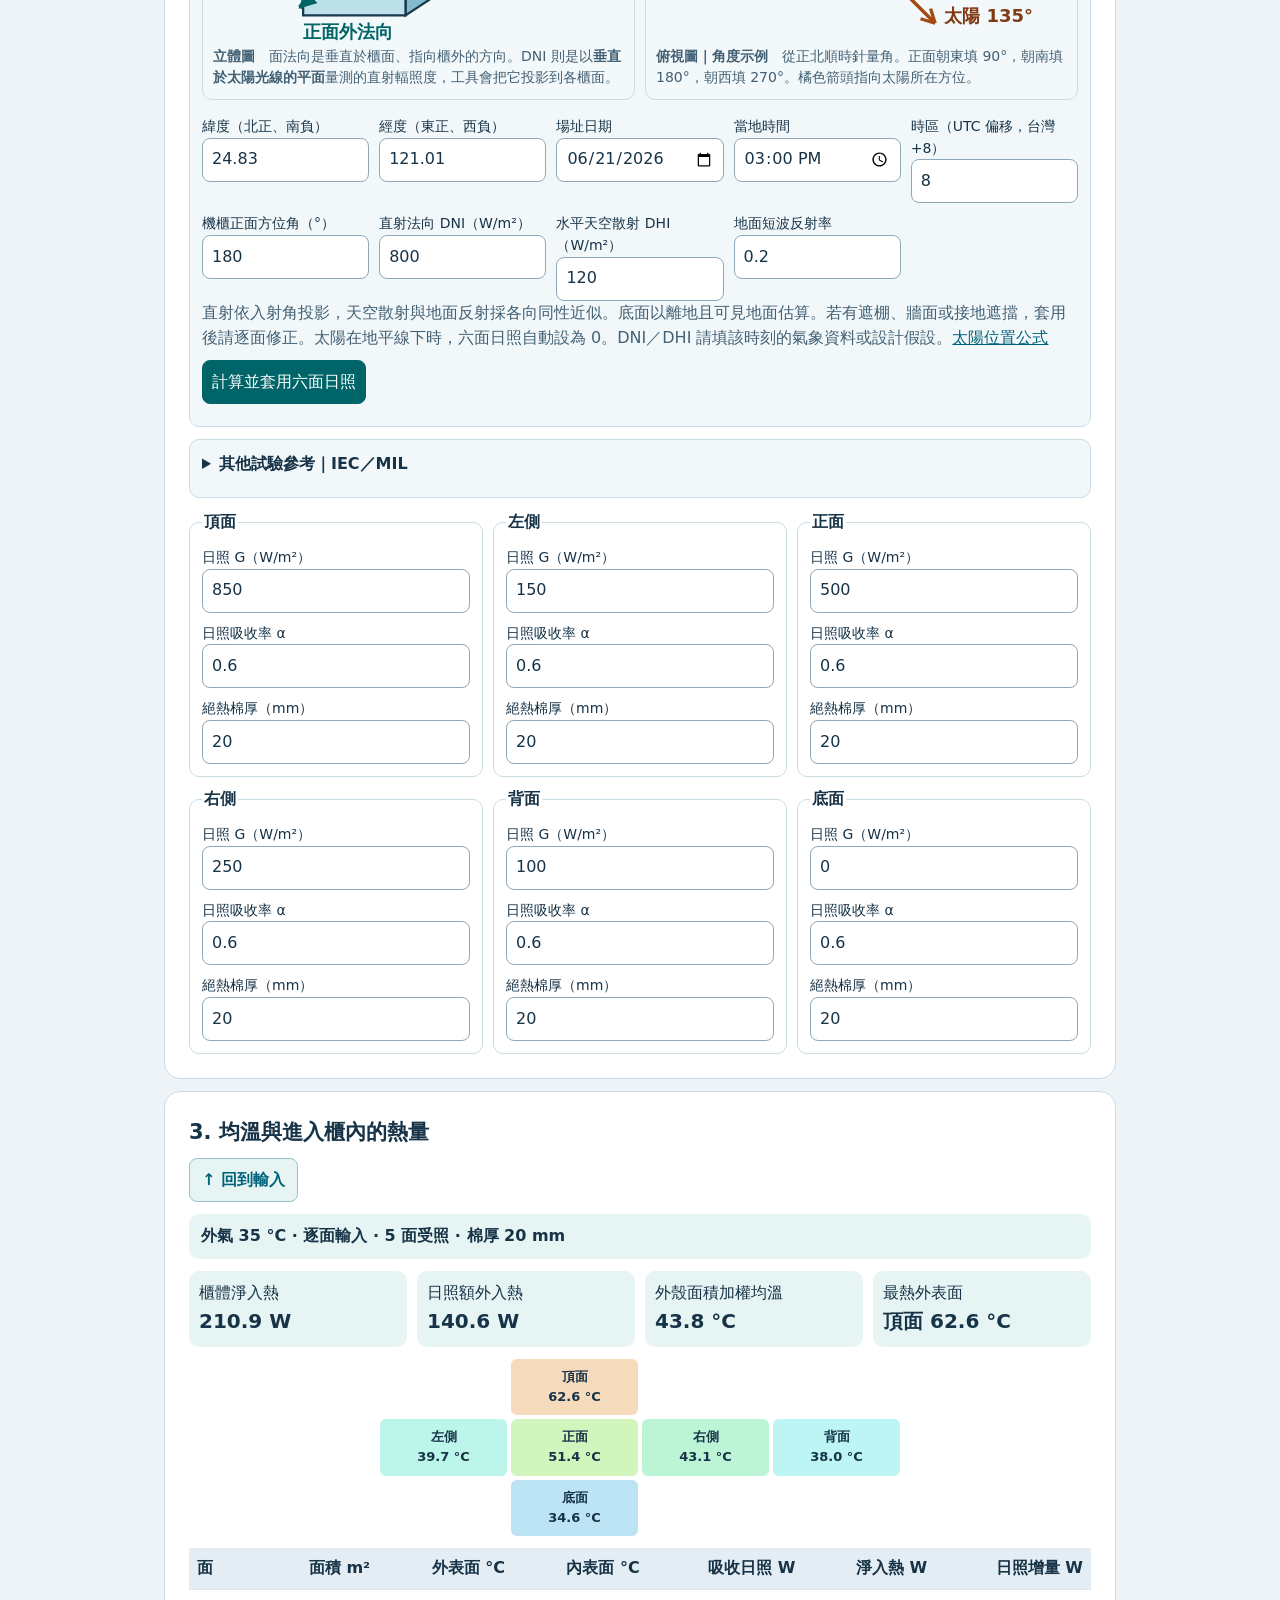
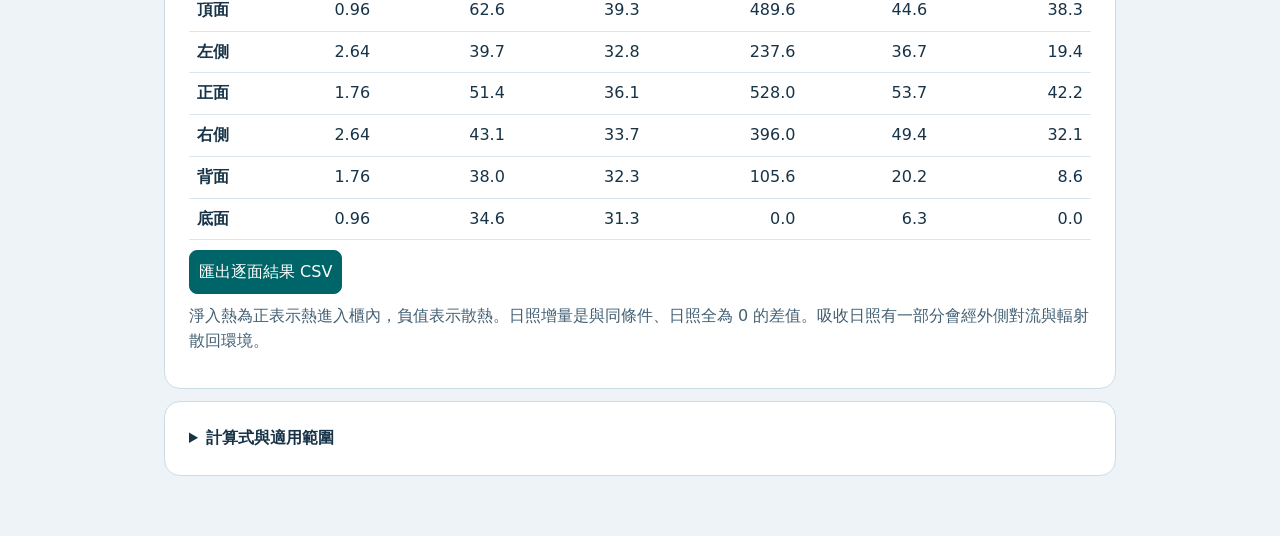
<file: cabinet-solar/index.html>
<!doctype html>
<html lang="zh-Hant"><head><meta charset="utf-8"><meta name="viewport" content="width=device-width,initial-scale=1"><title>機櫃日照熱負載</title>
<style>
*{box-sizing:border-box}body{margin:0;background:#edf3f6;color:#173347;font:16px/1.55 system-ui,sans-serif}main{max-width:980px;margin:auto;padding:16px 14px 48px}a{color:#00627a}header,section{background:white;border:1px solid #ccdce5;border-radius:16px;padding:clamp(14px,3vw,24px);margin:12px 0}header{background:#12344b;color:white}header p{color:#d7e9f1}h1,h2,h3,p{margin:0 0 10px}h1{font-size:clamp(25px,5vw,36px)}h2{font-size:21px}h3{font-size:17px}.note,small{color:#426074}fieldset{min-width:0;margin:0;padding:12px;border:1px solid #cbdce5;border-radius:10px}legend{font-weight:700}label{display:block;min-width:0;font-size:14px}input,button,select{font:inherit;font-size:16px;min-height:44px;border:1px solid #8da8b9;border-radius:8px;padding:6px 9px;color:#173347;background:white}input,select{width:100%;min-width:0}.insulation-settings{margin:12px 0}button{cursor:pointer}button.primary{background:#006568;color:white;border-color:#006568}.grid,.faces,.metrics{display:grid;gap:10px;grid-template-columns:repeat(auto-fit,minmax(min(140px,100%),1fr))}.faces{grid-template-columns:repeat(auto-fit,minmax(min(245px,100%),1fr))}.metric{background:#e7f4f4;border-radius:10px;padding:10px}.metric b{display:block;font-size:20px;overflow-wrap:anywhere}.scroll{overflow-x:auto;max-width:100%}table{width:100%;min-width:590px;border-collapse:collapse;font-variant-numeric:tabular-nums}th,td{padding:8px;text-align:right;border-bottom:1px solid #dbe6ec;white-space:nowrap}thead th{background:#e3edf3}th:first-child{text-align:left}.net{display:grid;grid-template-columns:repeat(4,minmax(0,1fr));gap:4px;max-width:520px;margin:12px auto}.net div{border-radius:6px;text-align:center;padding:8px 2px;font-size:13px;font-weight:700}.net b{display:block}.error{color:#a12320}summary{cursor:pointer;font-weight:700}.actions{display:flex;gap:8px;flex-wrap:wrap;margin:10px 0}
[hidden]{display:none!important}
.gr-preset{margin:12px 0;padding:12px;border:1px solid #cbdce5;border-radius:10px;background:#f2f8fa}.gr-preset summary{margin-bottom:8px}
.environment-guide{display:grid;grid-template-columns:repeat(auto-fit,minmax(min(260px,100%),1fr));gap:10px;margin:12px 0 16px}.environment-guide figure{margin:0;min-width:0;padding:10px;background:#f3f8fa;border:1px solid #ccdce5;border-radius:10px}.environment-guide svg{display:block;width:100%;max-width:360px;height:auto;margin:auto}.environment-guide figcaption{font-size:14px;color:#426074}
input[type=date],input[type=time]{min-width:0;max-width:100%}
.quick-nav{display:flex;flex-wrap:wrap;gap:8px;align-items:center}
.quick-nav a{display:inline-flex;align-items:center;min-height:44px;padding:6px 12px;border:1px solid #9cbec8;border-radius:8px;background:#e7f4f4;font-weight:700;text-decoration:none}
.quick-nav a:focus-visible{outline:3px solid #006568;outline-offset:2px}
#inputs,#calculation{scroll-margin-top:12px}
.case-summary{background:#e7f4f4;border-radius:10px;padding:10px 12px;margin:12px 0;font-weight:700;overflow-wrap:anywhere}
</style></head><body><main>
<a href="../">← 工程工具箱</a>
<header><h1>機櫃日照熱負載</h1><p>估算六面外殼的穩態均溫、傳入櫃內的淨熱量，以及日照額外增加的熱負載。</p></header>
<nav class="quick-nav" aria-label="工具頁面捷徑"><a href="#calculation">↓ 跳到結果</a></nav>
<form id="inputs" tabindex="-1">
<section><h2>1. 機櫃與環境</h2><div class="environment-guide">
<figure><svg viewBox="0 0 320 310" role="img" aria-label="機櫃立體圖，W 是正面寬度，D 是側面深度，H 是垂直高度">
<path d="M100 53h104v212H100z" fill="#bde1e9" stroke="#17384d" stroke-width="3"/><path d="M100 53l49-30h104l-49 30z" fill="#d9edf5" stroke="#17384d" stroke-width="3"/><path d="M204 53l49-30v212l-49 30z" fill="#83b8cd" stroke="#17384d" stroke-width="3"/>
<path d="M100 282h104m-104-7v14m104-14v14M80 53v212m-7-212h14m-14 212h14M218 276l49-30m-54 24 10 12m39-42 10 12" fill="none" stroke="#17384d" stroke-width="2"/>
<g fill="#17384d" font-size="16" font-weight="700" text-anchor="middle"><text x="152" y="163">正面</text><text x="152" y="303">寬 W</text><text x="54" y="164">高 H</text><text x="274" y="275">深 D</text></g></svg><figcaption>W × H 是正／背面，D × H 是左右側面，W × D 是頂／底面。</figcaption></figure>
<figure><svg viewBox="0 0 320 205" role="img" aria-label="外殼剖面由左至右為室外空氣、外殼板、絕熱棉及櫃內空氣。長波輻射只與外表面交換。">
<rect x="16" y="68" width="288" height="91" rx="8" fill="#e0f0f7"/><rect x="144" y="58" width="13" height="105" fill="#556e7e" stroke="#17384d" stroke-width="2"/><rect x="157" y="58" width="36" height="105" fill="#f5d6a1" stroke="#915119" stroke-width="2"/>
<path d="M81 49l54 29" stroke="#9a4b1b" stroke-width="3"/><path d="M137 80l-14-1 6-10z" fill="#9a4b1b"/>
<path d="M99 135h36m-36 0 7-5m-7 5 7 5m29-5-7-5m7 5-7 5M201 135h36m-36 0 7-5m-7 5 7 5m29-5-7-5m7 5-7 5M150 165v13h-23m49-13v13h21" fill="none" stroke="#17384d" stroke-width="2"/>
<g fill="#17384d" font-size="15" font-weight="700" text-anchor="middle"><text x="78" y="36" fill="#873b14">長波環境</text><text x="73" y="104">室外空氣</text><text x="249" y="104">櫃內空氣</text><text x="64" y="141">外側 h</text><text x="265" y="141">內側 h</text><text x="103" y="197">外殼板</text><text x="222" y="197">絕熱棉</text></g></svg><figcaption>長波環境溫度與外表面放射率 ε 用於輻射計算。外側、內側 h 分別對應兩側空氣的對流。絕熱棉厚度在第 2 區設定。</figcaption></figure>
</div><div class="grid">
<label>寬 W（m）<input id="w" type="number" value="0.8" step="any" min="0.01" max="100" required></label>
<label>深 D（m）<input id="d" type="number" value="1.2" step="any" min="0.01" max="100" required></label>
<label>高 H（m）<input id="h" type="number" value="2.2" step="any" min="0.01" max="100" required></label>
<label>室外空氣（°C）<input id="out" type="number" value="35" step="any" min="-100" max="200" required></label>
<label>櫃內空氣（°C）<input id="inside" type="number" value="30" step="any" min="-100" max="200" required></label>
<label>有效長波環境溫度（°C）<input id="rad" type="number" value="35" step="any" min="-100" max="200" required></label>
<label>外側對流 h（W/m²·K）<input id="ho" type="number" value="10" step="any" min="0.01" max="10000" required></label>
<label>內側對流 h（W/m²·K）<input id="hi" type="number" value="5" step="any" min="0.01" max="10000" required></label>
<label>外殼板厚（mm）<input id="metalT" type="number" value="1.5" step="any" min="0" max="1000" required></label>
<label>外殼板材 k（W/m·K）<input id="metalK" type="number" value="45" step="any" min="0.0001" max="10000" required></label>
<label>外殼長波放射率 ε<input id="eps" type="number" value="0.9" step="any" min="0" max="1" required></label>
</div><p class="note">櫃內溫度是給定條件。外側 h 請輸入對流係數，長波輻射另外計算。預設為可編輯的示例。</p></section>
<section><h2>2. 六面日照與絕熱棉</h2><p class="note">輸入落在各面上的總日照強度（面平均，可含直射、散射及反射）。遮陰可填 0。日照吸收率 α 與長波放射率 ε 是不同參數。</p><div class="grid insulation-settings"><label>絕熱棉輸入方式<select id="insMode"><option value="thickness">厚度＋k 值</option><option value="resistance">直接填面積熱阻 R″</option></select></label><label id="insKLabel">絕熱棉 k（W/m·K）<input id="insK" type="number" value="0.04" step="any" min="0.0001" max="10000" required></label></div><p id="insNote" class="note"></p><details class="gr-preset"><summary>GR-487-CORE Issue 3 日照預設</summary>
<p class="note">頂面與所選相鄰側面各填 753 W/m²，其餘面填 0。選擇對櫃內關鍵設備最不利的組合。此功能用於熱負載預估。</p>
<div id="gr-inputs" class="grid">
<label>相鄰側面<select id="gr-sides"><option value="2,3">正面＋右側</option><option value="3,4">右側＋背面</option><option value="4,1">背面＋左側</option><option value="1,2">左側＋正面</option></select></label>
<label>試驗外氣（°C）<select id="gr-ambient"><option value="46">46 · 基本條件</option><option value="51.7">51.7 · 客戶指定時</option></select></label>
<label>照射面共用初始吸收率 A₀<input id="gr-a0" type="number" min="0" max="1" step="any" value="0.6" required></label>
<label>照射面共用老化吸收率 A₁<input id="gr-a1" type="number" min="0" max="1" step="any" placeholder="留空用公式估算"></label>
</div>
<p id="gr-status" class="note" role="status"></p>
<div class="actions"><button type="button" id="gr-apply" class="primary">套用 GR-487 日照條件</button></div>
<p class="note">留空 A₁ 時，採 (1 + 3A₀) / 4，Aₑ 取 A₀、A₁ 中較高者。不同面使用不同塗裝時，套用後可逐面修改。有效長波環境溫度會先與外氣設為相同，仍可自行調整。</p>
</details><details class="gr-preset" open><summary>場址日照｜依朝向換算六面</summary>
<p class="note">方位從正北 0° 順時針計算。面向正面外方時，右側 = 正面 + 90°，左側 = 正面 − 90°。預設為竹北夏季午後的示例。依場址經緯度、日期及當地時間換算太陽位置。時區請填該時刻實際 UTC 偏移（含夏令時間）。</p>
<div class="environment-guide">
<figure><svg viewBox="0 0 320 206" role="img" aria-label="立體示意：藍箭頭垂直離開機櫃正面，橘箭頭表示陽光射向機櫃，DNI 以垂直光線的平面為基準">
<defs><marker id="sun-normal-tip" viewBox="0 0 10 10" markerWidth="4" markerHeight="4" refX="9" refY="5" orient="auto"><path d="M0 0l10 5-10 5z" fill="#006568"/></marker><marker id="sun-ray-tip" viewBox="0 0 10 10" markerWidth="4" markerHeight="4" refX="9" refY="5" orient="auto"><path d="M0 0l10 5-10 5z" fill="#a34b12"/></marker></defs>
<path d="M57 65l32-21h91l-32 21z" fill="#d9edf5" stroke="#17384d" stroke-width="2"/><path d="M148 65l32-21v114l-32 21z" fill="#85b9cc" stroke="#17384d" stroke-width="2"/><path d="M57 65h91v114H57z" fill="#bde1e9" stroke="#17384d" stroke-width="2"/>
<text x="78" y="104" font-size="17" fill="#17384d" font-weight="700">正面</text>
<path d="M104 125l-50 47" stroke="#006568" stroke-width="4" marker-end="url(#sun-normal-tip)"/><text x="57" y="199" font-size="16" fill="#006568" font-weight="700">正面外法向</text>
<circle cx="266" cy="36" r="15" fill="#ffd16c" stroke="#a34b12" stroke-width="2"/><path d="M249 57l-58 63m78-47-59 64" stroke="#a34b12" stroke-width="3" marker-end="url(#sun-ray-tip)"/><text x="216" y="160" font-size="16" fill="#813a14" font-weight="700">陽光入射</text></svg>
<figcaption><strong>立體圖</strong>　面法向是垂直於櫃面、指向櫃外的方向。DNI 則是以<strong>垂直於太陽光線的平面</strong>量測的直射輻照度，工具會把它投影到各櫃面。</figcaption></figure>
<figure><svg viewBox="0 0 320 206" role="img" aria-label="俯視示例：方位從正北順時針量，機櫃正面朝東 90 度，太陽在東南 135 度">
<rect x="59" y="80" width="94" height="71" rx="4" fill="#bde1e9" stroke="#17384d" stroke-width="2"/><path d="M153 83v65" stroke="#006568" stroke-width="6"/><text x="75" y="110" font-size="16" fill="#17384d">機櫃</text>
<path d="M155 116V33m0 0-5 9m5-9 5 9" stroke="#17384d" stroke-width="2.5" fill="none"/><path d="M155 116h122m0 0-11-6m11 6-11 6" stroke="#006568" stroke-width="3" fill="none"/>
<path d="M155 116l70 70m0 0-13-4m13 4-4-13" stroke="#a34b12" stroke-width="3" fill="none"/>
<path d="M191 116a36 36 0 0 0-36-36" fill="none" stroke="#006568" stroke-width="2"/><path d="M155 64a52 52 0 0 1 37 89" fill="none" stroke="#a34b12" stroke-width="2" stroke-dasharray="4 3"/>
<g font-size="16" font-weight="700"><text x="123" y="24" fill="#17384d">正北 0°</text><text x="209" y="105" fill="#006568">正面 90°</text><text x="233" y="185" fill="#813a14">太陽 135°</text></g></svg>
<figcaption><strong>俯視圖｜角度示例</strong>　從正北順時針量角。正面朝東填 90°，朝南填 180°，朝西填 270°。橘色箭頭指向太陽所在方位。</figcaption></figure>
</div><div id="site-sun-inputs"><div class="grid"><label>緯度（北正、南負）<input id="sun-lat" type="number" value="24.83" min="-90" max="90" step="any" required></label><label>經度（東正、西負）<input id="sun-lon" type="number" value="121.01" min="-180" max="180" step="any" required></label><label>場址日期<input id="sun-date" type="date" value="2026-06-21" min="1901-01-01" max="2099-12-31" required></label><label>當地時間<input id="sun-time" type="time" value="15:00" required></label><label>時區（UTC 偏移，台灣 +8）<input id="sun-zone" type="number" value="8" min="-12" max="14" step="any" required></label><label>機櫃正面方位角（°）<input id="sun-front" type="number" value="180" min="0" max="360" step="any" required></label><label>直射法向 DNI（W/m²）<input id="sun-dni" type="number" value="800" min="0" max="2000" step="any" required></label><label>水平天空散射 DHI（W/m²）<input id="sun-dhi" type="number" value="120" min="0" max="2000" step="any" required></label><label>地面短波反射率<input id="sun-albedo" type="number" value="0.2" min="0" max="1" step="any" required></label></div>
<p class="note">直射依入射角投影，天空散射與地面反射採各向同性近似。底面以離地且可見地面估算。若有遮棚、牆面或接地遮擋，套用後請逐面修正。太陽在地平線下時，六面日照自動設為 0。DNI／DHI 請填該時刻的氣象資料或設計假設。<a href="https://gml.noaa.gov/grad/solcalc/solareqns.PDF">太陽位置公式</a></p>
<div class="actions"><button type="button" id="sun-apply" class="primary">計算並套用六面日照</button></div><p id="sun-status" role="status" class="note"></p></div></details>
<details class="gr-preset"><summary>其他試驗參考｜IEC／MIL</summary><p class="note"><strong>IEC 60068-2-5:2018 Test Sa</strong> 的參考輻照度為 1,090 W/m²。照射面、外氣及時程依專案試驗計畫設定。<a href="https://webstore.iec.ch/en/publication/32126">IEC 文件</a></p>
<p class="note"><strong>MIL-STD-810H Method 505.7 Procedure I</strong> 的日照峰值為 1,120 W/m²，A1／A2 的外氣峰值為 49／43°C，與日照峰值不同時。請使用各評估時刻配對的外氣與輻照度。<a href="https://quicksearch.dla.mil/qsDocdetails.aspx?ident_number=35978">DLA 文件</a></p>
<p class="note">此工具做穩態預估。試驗參考值請依受照面逐面輸入，試驗循環與判定依正式計畫執行。</p></details><div id="faces" class="faces"></div></section>
</form>
<section id="calculation" tabindex="-1"><h2>3. 均溫與進入櫃內的熱量</h2><nav class="quick-nav" aria-label="結果區捷徑"><a href="#inputs">↑ 回到輸入</a></nav><p id="error" class="error" role="alert" hidden></p><div id="results">
<p id="case-summary" class="case-summary"></p>
<div id="metrics" class="metrics" aria-live="polite"></div>
<div id="net" class="net" aria-label="機櫃六面展開圖"></div>
<div class="scroll" tabindex="0" role="region" aria-label="逐面結果，可橫向滑動"><table><thead><tr><th scope="col">面</th><th scope="col">面積 m²</th><th scope="col">外表面 °C</th><th scope="col">內表面 °C</th><th scope="col">吸收日照 W</th><th scope="col">淨入熱 W</th><th scope="col">日照增量 W</th></tr></thead><tbody id="rows"></tbody></table></div>
<div class="actions"><button type="button" id="csv" class="primary">匯出逐面結果 CSV</button></div>
<p class="note">淨入熱為正表示熱進入櫃內，負值表示散熱。日照增量是與同條件、日照全為 0 的差值。吸收日照有一部分會經外側對流與輻射散回環境。</p></div>
</section>
<section><details><summary>計算式與適用範圍</summary><p>各面分別做一維穩態熱平衡。αG + h外(T外氣 − T外表面) + εσ(T長波⁴ − T外表面⁴) = q。q = (T外表面 − T內氣) / (板厚/k板 + R″棉 + 1/h內)，長波項用 K。R″棉可直接輸入，也可由棉厚（m）除以 k 算出。各面的 q 乘面積得到淨入熱量。</p><p>每面輸出為代表性均溫。模型使用同一個外側對流係數及有效長波環境溫度，忽略角落熱橋、縫隙漏風、機櫃內部熱源及暫態蓄熱。底面預設是可與外氣換熱的離地板面，接地情境需另外處理。</p><a href="https://energyplus.net/assets/nrel_custom/pdfs/pdfs_v22.2.0/EngineeringReference.pdf">EnergyPlus Engineering Reference · Outside Surface Heat Balance</a></details></section>
</main>
<script>
'use strict';
const get = id => document.getElementById(id);
const faces = [
  {name:'頂面',axes:'wd',sun:850,row:1,col:2},
  {name:'左側',axes:'dh',sun:150,row:2,col:1},
  {name:'正面',axes:'wh',sun:500,row:2,col:2},
  {name:'右側',axes:'dh',sun:250,row:2,col:3},
  {name:'背面',axes:'wh',sun:100,row:2,col:4},
  {name:'底面',axes:'wd',sun:0,row:3,col:2}
];
const inputIds = ['w','d','h','out','inside','rad','ho','hi','metalT','metalK','insK','eps'];
const fmt = (x, digits=1) => x.toFixed(digits);
let csvRows = [];
for (const [i,face] of faces.entries()) {
  get('faces').insertAdjacentHTML('beforeend','<fieldset><legend>'+face.name+'</legend><div class="grid">'+
    '<label>日照 G（W/m²）<input id="g'+i+'" type="number" value="'+face.sun+'" min="0" max="10000" step="any" required></label>'+
    '<label>日照吸收率 α<input id="a'+i+'" type="number" value="0.6" min="0" max="1" step="any" required></label>'+
    '<label>絕熱棉厚（mm）<input id="t'+i+'" type="number" value="20" min="0" max="1000" step="any" required></label>'+
    '<label hidden>絕熱棉面積熱阻 R″（m²·K/W）<input id="r'+i+'" type="number" value="0.5" min="0" step="any" required disabled></label></div></fieldset>');
}
function surface(env, absorbed, insulationR) {
  const sigma = 5.670374419e-8;
  const resistance = env.metalT/1000/env.metalK + insulationR + 1/env.hi;
  const indoor = env.inside + 273.15;
  const outdoor = env.out + 273.15;
  const radiant = env.rad + 273.15;
  let low = Math.min(indoor,outdoor,radiant);
  let high = Math.max(indoor,outdoor,radiant) + absorbed/(env.ho + 1/resistance);
  for (let step=0;step<48;step++) {
    const mid = (low+high)/2;
    const residual = absorbed + env.ho*(outdoor-mid) + env.eps*sigma*(radiant**4-mid**4) - (mid-indoor)/resistance;
    if (residual>0) low=mid;
    else high=mid;
  }
  const outer = (low+high)/2 - 273.15;
  const flux = (outer-env.inside)/resistance;
  return {outer,inner:env.inside+flux/env.hi,flux};
}
const solarFields = faces.flatMap((_,i)=>['g'+i,'a'+i]);
let solarPreset;
function captureSolarPreset(label, ids) {
  solarPreset = {label, inputs:ids.map(id=>[id,get(id).valueAsNumber])};
}
function render() {
  const direct = get('insMode').value==='resistance';
  get('insK').disabled = direct;
  get('insKLabel').hidden = direct;
  get('insNote').textContent = direct
    ? '各面只填絕熱棉本身的 R″。填 0 代表沒有絕熱棉，請勿把外殼或內外對流熱阻加進去。'
    : '下方各面分別填棉厚。填 0 代表沒有絕熱棉。';
  faces.forEach((_,i)=>{
    for(const [id,hidden] of [['t'+i,direct],['r'+i,!direct]]){
      get(id).disabled = hidden;
      get(id).parentElement.hidden = hidden;
    }
  });
  const valid = [...get('inputs').elements].every(field => field.closest('#gr-inputs, #site-sun-inputs') || field.validity.valid);
  get('results').hidden = !valid;
  get('error').hidden = valid;
  if (!valid) {
    get('error').textContent = '請填寫所有欄位，並檢查數值是否在允許範圍內。';
    return;
  }
  const number = id => get(id).valueAsNumber;
  const env = Object.fromEntries(inputIds.map(id=>[id,number(id)]));
  const rows = faces.map((face,i)=>{
    const [a,b] = face.axes;
    const area = env[a]*env[b];
    const sun = number('g'+i), alpha=number('a'+i), insulation=direct?'':number('t'+i);
    const insulationR=direct?number('r'+i):insulation/1000/env.insK;
    const current=surface(env,sun*alpha,insulationR);
    const baseline=surface(env,0,insulationR);
    return {...face,area,sun,alpha,insulation,insulationR,...current,absorbed:sun*alpha*area,net:current.flux*area,extra:(current.flux-baseline.flux)*area};
  });
  const activeFaces = rows.filter(row=>row.sun>0).length;
  const solarLabel = solarPreset?.inputs.every(([id,value])=>get(id).valueAsNumber===value)
    ? solarPreset.label : activeFaces ? '逐面輸入 · '+activeFaces+' 面受照' : '無日照';
  const thicknesses = rows.map(row=>row.insulation);
  const minThickness = Math.min(...thicknesses), maxThickness = Math.max(...thicknesses);
  const insulationLabel = direct ? '逐面輸入 R″' : minThickness===maxThickness
    ? (maxThickness===0 ? '無絕熱棉' : '棉厚 '+maxThickness+' mm')
    : '棉厚 '+minThickness+'–'+maxThickness+' mm';
  get('case-summary').textContent = '外氣 '+env.out+' °C · '+solarLabel+' · '+insulationLabel;
  const sum = key => rows.reduce((acc,row)=>acc+row[key],0);
  const hottest = rows.reduce((a,b)=>a.outer>=b.outer?a:b);
  const average=rows.reduce((acc,row)=>acc+row.outer*row.area,0)/sum('area');
  get('metrics').innerHTML = [
    ['櫃體淨入熱',fmt(sum('net'))+' W'],['日照額外入熱',fmt(sum('extra'))+' W'],
    ['外殼面積加權均溫',fmt(average)+' °C'],['最熱外表面',hottest.name+' '+fmt(hottest.outer)+' °C']
  ].map(([label,value])=>'<div class="metric">'+label+'<b>'+value+'</b></div>').join('');
  const min = Math.min(...rows.map(r=>r.outer));
  get('net').innerHTML=rows.map(r=>{
    const fraction=hottest.outer===min?0:(r.outer-min)/(hottest.outer-min);
    const hue=198-167*fraction;
    return '<div style="grid-row:'+r.row+';grid-column:'+r.col+';background:hsl('+hue+',75%,85%)">'+r.name+'<b>'+fmt(r.outer)+' °C</b></div>';
  }).join('');
  get('rows').innerHTML=rows.map(r=>'<tr><th scope="row">'+r.name+'</th>'+[fmt(r.area,2),fmt(r.outer),fmt(r.inner),fmt(r.absorbed),fmt(r.net),fmt(r.extra)].map(v=>'<td>'+v+'</td>').join('')+'</tr>').join('');
  csvRows=[['面','面積 m²','日照 W/m²','吸收率','絕熱棉 mm','絕熱棉 R″ m²·K/W','外表面 °C','內表面 °C','吸收日照 W','淨入熱 W','日照增量 W'],
    ...rows.map(r=>[r.name,r.area,r.sun,r.alpha,r.insulation,r.insulationR,r.outer,r.inner,r.absorbed,r.net,r.extra]),
    ['總計',sum('area'),'','','','','','',sum('absorbed'),sum('net'),sum('extra')],[],['共用輸入','數值'],
    ['絕熱棉輸入方式',direct?'直接填 R″':'厚度＋k 值'],
    ...inputIds.filter(id=>!direct||id!=='insK').map(id=>[get(id).parentElement.textContent.trim(),env[id]])];
}
function solarPosition(latitude, longitude, date, time, zone) {
  const year = Number(date.slice(0,4));
  const day = (Date.parse(date+'T00:00:00Z')-Date.UTC(year,0,1))/86400000;
  const days = (Date.UTC(year+1,0,1)-Date.UTC(year,0,1))/86400000;
  const [hour,minute,second=0] = time.split(':').map(Number);
  const localMinutes = hour*60+minute+second/60;
  const gamma = 2*Math.PI/days*(day+(localMinutes/60-12)/24);
  const {sin,cos,atan2,asin,PI} = Math;
  const equation = 229.18*(0.000075+0.001868*cos(gamma)-0.032077*sin(gamma)-0.014615*cos(2*gamma)-0.040849*sin(2*gamma));
  const declination = 0.006918-0.399912*cos(gamma)+0.070257*sin(gamma)-0.006758*cos(2*gamma)+0.000907*sin(2*gamma)-0.002697*cos(3*gamma)+0.00148*sin(3*gamma);
  const radians = PI/180;
  const lat = latitude*radians;
  const ha = ((localMinutes+equation+4*longitude-60*zone)/4-180)*radians;
  const up = sin(lat)*sin(declination)+cos(lat)*cos(declination)*cos(ha);
  const east = -cos(declination)*sin(ha);
  const north = cos(lat)*sin(declination)-sin(lat)*cos(declination)*cos(ha);
  return {elev:asin(Math.max(-1,Math.min(1,up)))/radians,az:(atan2(east,north)/radians+360)%360};
}
function siteIrradiance(elev, az, front, dni, dhi, albedo) {
  const radians = Math.PI/180;
  const vertical = Math.sin(elev*radians);
  const horizontal = elev===90 ? 0 : Math.cos(elev*radians);
  const ghi = dni*vertical+dhi;
  const side = offset => dni*Math.max(0,horizontal*Math.cos((az-front-offset)*radians)) + (dhi+albedo*ghi)/2;
  return [ghi,side(-90),side(0),side(90),side(180),albedo*ghi];
}
get('sun-apply').onclick = () => {
  const fields = [...get('site-sun-inputs').querySelectorAll('input')];
  if (!fields.every(field=>field.reportValidity())) return;
  const n = id => get('sun-'+id).valueAsNumber;
  const {elev,az} = solarPosition(n('lat'),n('lon'),get('sun-date').value,get('sun-time').value,n('zone'));
  const values = elev<=0 ? faces.map(()=>0) : siteIrradiance(elev,az,n('front'),n('dni'),n('dhi'),n('albedo'));
  values.forEach((value,i)=>{get('g'+i).value=Number(value.toFixed(2));});
  captureSolarPreset('地點與時間日照', solarFields.filter(id=>id.startsWith('g')));
  get('sun-status').textContent = '太陽高度 '+elev.toFixed(1)+'° · 方位 '+az.toFixed(1)+'°。'+(elev<=0?'太陽在地平線下。':'')+'已套用：'+values.map((value,i)=>faces[i].name+' '+value.toFixed(1)).join(' · ')+' W/m²。';
  render();
};
function grAbsorptance(initial, aged) {
  return Math.max(initial, aged ?? (1+3*initial)/4);
}
get('gr-apply').onclick = () => {
  const a0 = get('gr-a0'), a1 = get('gr-a1');
  if (!a0.reportValidity() || !a1.reportValidity()) {
    get('gr-status').textContent = '吸收率請填 0～1，A₁ 可留空。';
    return;
  }
  const effective = grAbsorptance(a0.valueAsNumber, a1.value===''?null:a1.valueAsNumber);
  const illuminated = new Set([0,...get('gr-sides').value.split(',').map(Number)]);
  const ambient = get('gr-ambient').value;
  get('out').value = ambient;
  get('rad').value = ambient;
  faces.forEach((_,i)=>{
    const lit = illuminated.has(i);
    get('g'+i).value = lit ? 753 : 0;
    if (lit) get('a'+i).value = Number(effective.toPrecision(12));
  });
  captureSolarPreset('GR-487 三面日照', ['out','rad',...solarFields]);
  get('gr-status').textContent = '已套用 '+ambient+'°C、三面 753 W/m²，照射面 Aₑ = '+Number(effective.toPrecision(6))+'。';
  render();
};
get('inputs').addEventListener('input',event=>{
  if(!event.target.closest('#gr-inputs, #site-sun-inputs'))render();
});
get('insMode').addEventListener('change',render);
get('inputs').addEventListener('submit',event=>event.preventDefault());
get('csv').onclick=()=>{
  const csv=csvRows.map(row=>row.map(v=>'"'+String(v).replaceAll('"','""')+'"').join(',')).join('\r\n');
  const url=URL.createObjectURL(new Blob(['\uFEFF',csv],{type:'text/csv;charset=utf-8'}));
  const link=document.createElement('a');
  link.href=url;
  link.download='cabinet-solar.csv';
  link.click();
  setTimeout(()=>URL.revokeObjectURL(url),1000);
};
render();
</script></body></html>
</file>
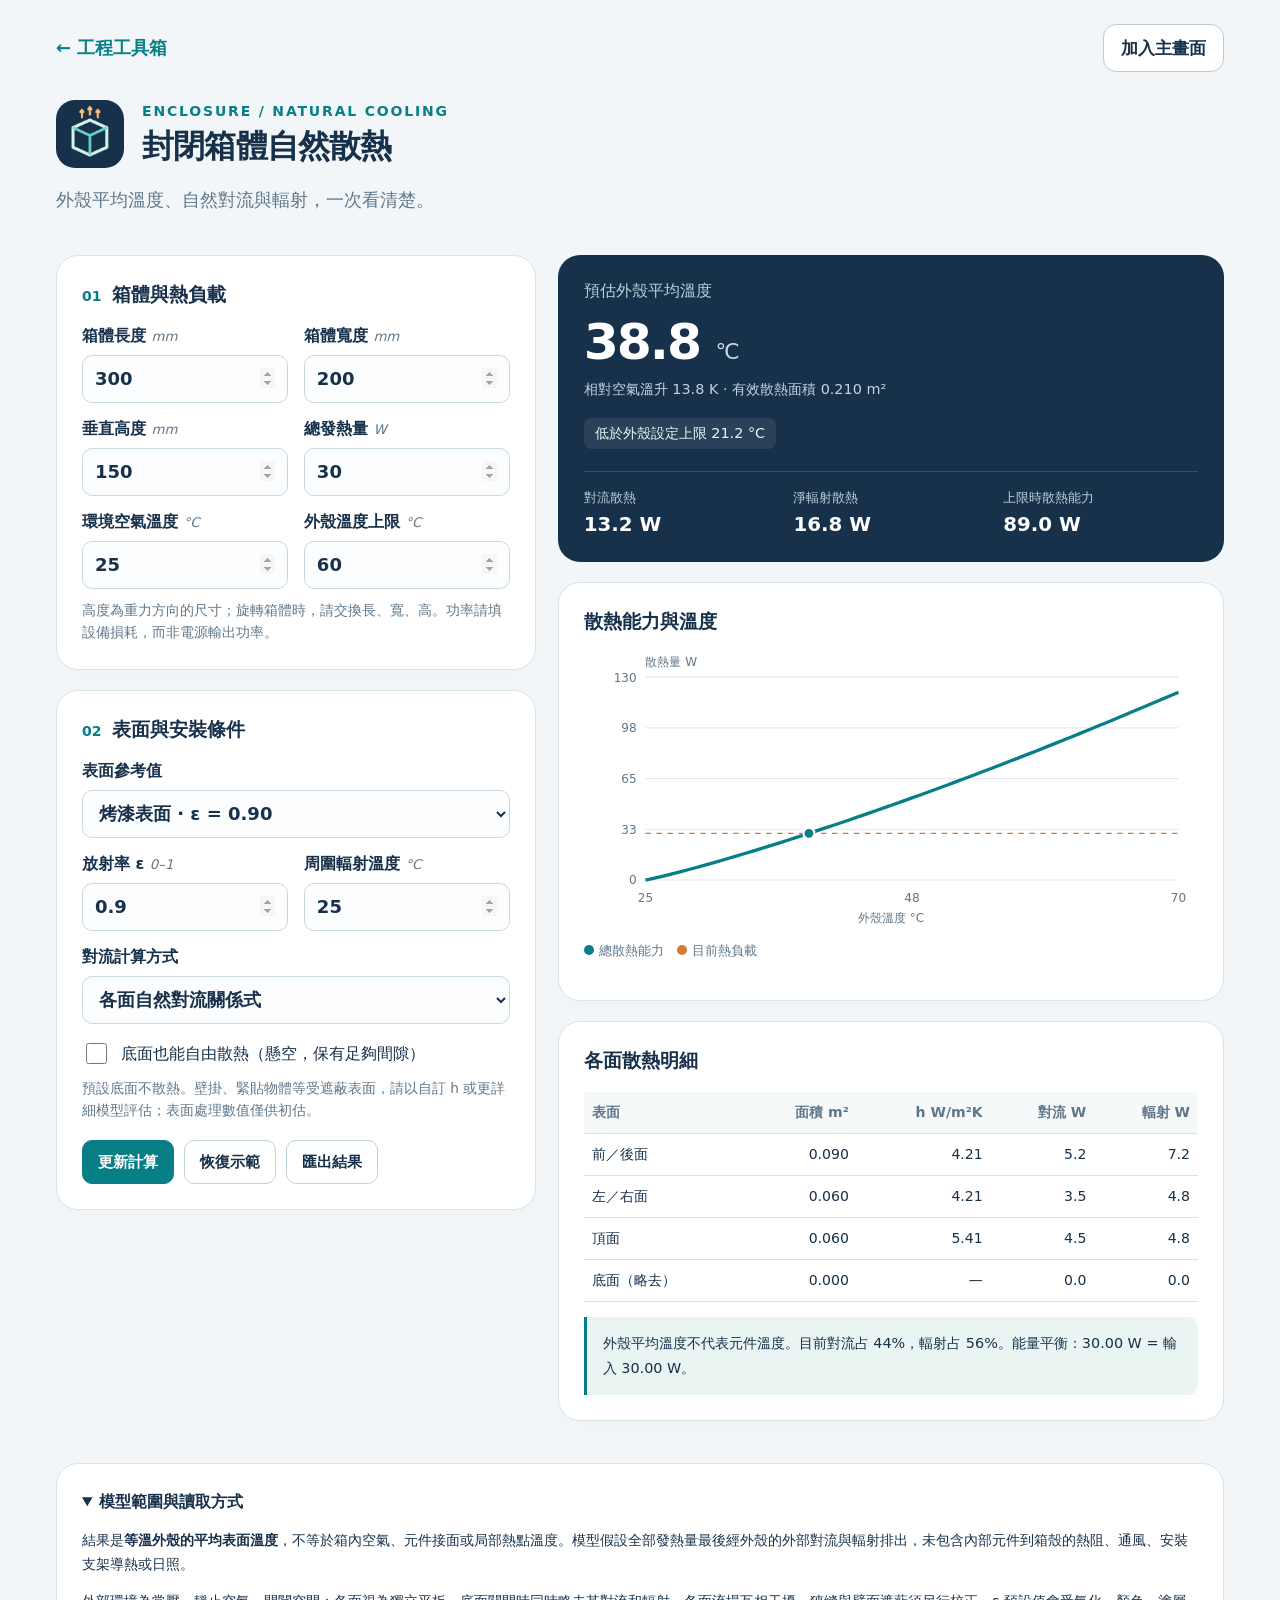
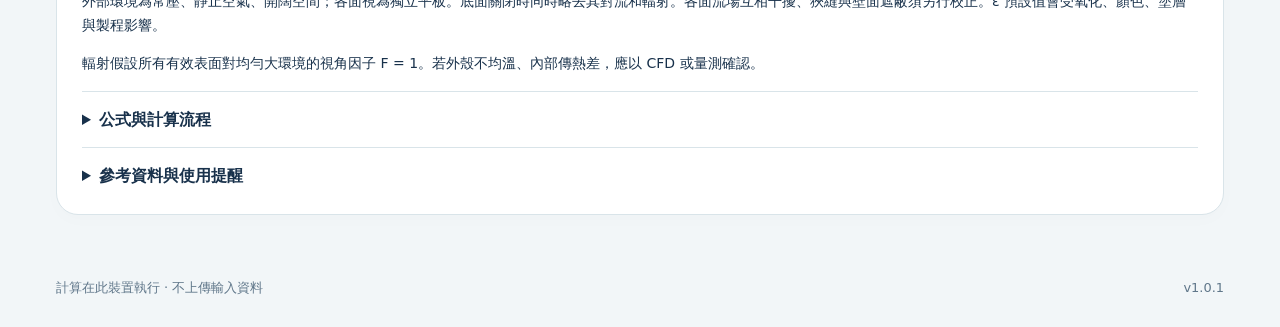
<file: enclosure-thermal/index.html>
<!doctype html><html lang="zh-Hant-TW"><head><meta charset="utf-8"><meta name="viewport" content="width=device-width,initial-scale=1,viewport-fit=cover"><meta name="theme-color" content="#18314b"><meta name="description" content="外殼平均溫度、自然對流與輻射，一次看清楚。"><meta name="apple-mobile-web-app-capable" content="yes"><meta name="apple-mobile-web-app-title" content="箱體散熱"><title>封閉箱體自然散熱｜工程工具箱</title><link rel="manifest" href="./manifest.webmanifest"><link rel="apple-touch-icon" sizes="180x180" href="./icon-180.png"><link rel="icon" type="image/png" sizes="192x192" href="./icon-192.png"><link rel="stylesheet" href="./style.css"><script type="module" src="./app.js?v=1.0.1"></script><style id="toolbox-typography-v2">
/* Compact formulas, substitutions and calculation explanations. */
:is(.formula-panel,.formula-reference,.formula-section,.calculation-report,.method-panel,.reference,.reference-card,.details,#formulas,.notes-panel){font-size:14px!important;line-height:1.7!important}
:is(.formula-panel,.formula-reference,.formula-section,.calculation-report,.method-panel,.reference,.reference-card,.details,#formulas,.notes-panel) :is(p,li,div,span,small,code,b,strong,dt,dd,td,th,a){font-size:14px!important;line-height:1.7!important}
:is(.formula-panel,.formula-reference,.formula-section,.calculation-report,.method-panel,.reference,.details,#formulas,.notes-panel) :is(h2,.panel-heading,.section-heading,.report-heading){font-size:18px!important;line-height:1.5!important}
:is(.formula-panel,.formula-reference,.formula-section,.calculation-report,.method-panel,.reference,.details,#formulas,.notes-panel) :is(h3,summary,[data-slot="accordion-trigger"],.accordion-trigger,.step-heading){font-size:16px!important;line-height:1.6!important}
.formula,.formula-box,.formula-line,.formula-content,.formula-content code,.accordion-body,.equation,.equation b,.inline-eq,.formula-general,.formula-substitution,.formula-result,.property-readout,.property-readout span,.property-readout code,.substitution,.calculation-steps,.calculation-step,.method-notes,.calculation-notes{font-size:14px!important;line-height:1.7!important}

</style><style id="tool-hero-layout-v1">
.tool-hero{max-width:1220px;margin:0 auto;padding:24px 26px 28px;color:var(--ink,#18314b);background:transparent}
.tool-hero-nav{display:flex;align-items:center;justify-content:space-between;gap:18px;margin-bottom:28px}
.tool-home-link{color:var(--accent,#5654b7);font-size:18px!important;font-weight:650;line-height:1.4;text-decoration:none;white-space:nowrap}
.tool-home-link:hover{text-decoration:underline;text-underline-offset:4px}
.tool-install{min-height:48px!important;padding:10px 17px!important;border:1px solid #bdccd4!important;border-radius:13px!important;background:#fff!important;color:#18314b!important;font-size:17px!important;font-weight:700!important;line-height:1.35!important;white-space:nowrap!important;box-shadow:none!important}
.tool-hero-main{display:flex;align-items:center;gap:18px;min-width:0}
.tool-hero-logo{width:68px;height:68px;flex:0 0 68px;border-radius:19px;object-fit:contain}
.tool-hero-copy{min-width:0}
.tool-kicker{margin:0 0 6px;color:var(--accent,#5654b7);font-size:14px!important;font-weight:800;line-height:1.35!important;letter-spacing:.13em;text-transform:uppercase}
header.tool-hero h1{margin:0!important;color:var(--ink,#18314b);font-size:32px!important;font-weight:780!important;line-height:1.22!important;letter-spacing:-.025em}
.tool-hero-description{max-width:850px;margin:17px 0 0;color:var(--muted,#60778a);font-size:18px!important;line-height:1.65!important}
@media(max-width:800px){
.tool-hero{padding:20px 16px 24px}
.tool-hero-nav{margin-bottom:25px}
.tool-home-link{font-size:17px!important}
.tool-install{min-height:46px!important;padding:9px 14px!important;font-size:16px!important}
.tool-hero-main{gap:15px}
.tool-hero-logo{width:62px;height:62px;flex-basis:62px;border-radius:17px}
.tool-kicker{font-size:13px!important;letter-spacing:.11em}
header.tool-hero h1{font-size:28px!important;line-height:1.25!important}
.tool-hero-description{margin-top:15px;font-size:16px!important;line-height:1.65!important}
}
@media(max-width:380px){
.tool-hero-logo{width:56px;height:56px;flex-basis:56px}
.tool-kicker{font-size:11px!important}
header.tool-hero h1{font-size:25px!important}
.tool-home-link,.tool-install{font-size:15px!important}
}
</style></head><body class="enclosure"><header class="tool-hero"><div class="tool-hero-nav"><a class="tool-home-link" href="../">← 工程工具箱</a><button class="tool-install" id="install" type="button">加入主畫面</button></div><div class="tool-hero-main"><img class="tool-hero-logo" src="./icon-192.png" alt=""><div class="tool-hero-copy"><div class="tool-kicker">ENCLOSURE / NATURAL COOLING</div><h1>封閉箱體自然散熱</h1></div></div><p class="tool-hero-description">外殼平均溫度、自然對流與輻射，一次看清楚。</p></header><div class="layout"><form id="form" novalidate><section class="panel"><h2><span class="section-num">01</span>箱體與熱負載</h2><div class="fields"><label class="field"><span>箱體長度 <em class="unit">mm</em></span><input id="L" type="number" value="300" step="any" min="1" max="10000"></label><label class="field"><span>箱體寬度 <em class="unit">mm</em></span><input id="W" type="number" value="200" step="any" min="1" max="10000"></label><label class="field"><span>垂直高度 <em class="unit">mm</em></span><input id="H" type="number" value="150" step="any" min="1" max="10000"></label><label class="field"><span>總發熱量 <em class="unit">W</em></span><input id="Q" type="number" value="30" step="any" min="0" max="1000000"></label><label class="field"><span>環境空氣溫度 <em class="unit">°C</em></span><input id="Ta" type="number" value="25" step="any" min="-20" max="120"></label><label class="field"><span>外殼溫度上限 <em class="unit">°C</em></span><input id="limit" type="number" value="60" step="any" min="-20" max="250"></label></div><small>高度為重力方向的尺寸；旋轉箱體時，請交換長、寬、高。功率請填設備損耗，而非電源輸出功率。</small></section><section class="panel"><h2><span class="section-num">02</span>表面與安裝條件</h2><div class="fields"><label class="field full"><span>表面參考值</span><select id="finish"><option value="0.9">烤漆表面 · ε = 0.90</option><option value="0.8">陽極處理參考 · ε = 0.80</option><option value="0.05">光亮裸鋁參考 · ε = 0.05</option><option value="custom">自訂放射率</option></select></label><label class="field"><span>放射率 ε <em class="unit">0–1</em></span><input id="eps" type="number" value="0.9" step="any" min="0" max="1"></label><label class="field"><span>周圍輻射溫度 <em class="unit">°C</em></span><input id="Tr" type="number" value="25" step="any" min="-20" max="120"></label><label class="field full"><span>對流計算方式</span><select id="mode"><option value="natural">各面自然對流關係式</option><option value="manual">自訂各面一致的 h 值</option></select></label><div id="manualh" class="full hidden"><div class="fields"><label class="field"><span>對流係數 h <em class="unit">W/(m²·K)</em></span><input id="h" type="number" value="5" step="any" min="0.01" max="1000"></label></div></div></div><label class="check"><input id="bottom" type="checkbox">底面也能自由散熱（懸空，保有足夠間隙）</label><small>預設底面不散熱。壁掛、緊貼物體等受遮蔽表面，請以自訂 h 或更詳細模型評估；表面處理數值僅供初估。</small><div class="actions"><button class="primary" type="submit">更新計算</button><button type="button" id="reset">恢復示範</button><button type="button" id="export">匯出結果</button></div></section></form><div><div id="error" class="error" role="alert"></div><output id="result" aria-live="polite"></output><section class="panel"><h2>散熱能力與溫度</h2><div id="chart"></div><p class="legend"><i style="background:#087f87"></i>總散熱能力　<i style="background:#d77934"></i>目前熱負載</p></section><section class="panel"><h2>各面散熱明細</h2><div id="face-table" class="table-wrap"></div><div id="warnings"></div></section></div><section class="panel details"><details open><summary>模型範圍與讀取方式</summary><p>結果是<strong>等溫外殼的平均表面溫度</strong>，不等於箱內空氣、元件接面或局部熱點溫度。模型假設全部發熱量最後經外殼的外部對流與輻射排出，未包含內部元件到箱殼的熱阻、通風、安裝支架導熱或日照。</p><p>外部環境為常壓、靜止空氣、開闊空間；各面視為獨立平板。底面關閉時同時略去其對流和輻射。各面流場互相干擾、狹縫與壁面遮蔽須另行校正。ε 預設值會受氧化、顏色、塗層與製程影響。</p><p>輻射假設所有有效表面對均勻大環境的視角因子 F = 1。若外殼不均溫、內部傳熱差，應以 CFD 或量測確認。</p></details><details><summary>公式與計算流程</summary><div class="formula">Q = Σ[hᵢ Aᵢ (Tₛ − Tₐ) + ε σ Aᵢ (Tₛ,K⁴ − Tᵣ,K⁴)]<br>Ra = g β |Tₛ − Tₐ| Lc³ / (ν α)；Pr = ν/α；h = Nu k/Lc<br>垂直面 Lc = 高度；水平面 Lc = 面積 / 周長<br>垂直面 Ra ≤ 10⁹：Nu = 0.68 + 0.67 Ra¼ / [1+(0.492/Pr)⁹⁄¹⁶]⁴⁄⁹<br>垂直面 Ra > 10⁹：Nu = {0.825 + 0.387 Ra⅙ / [1+(0.492/Pr)⁹⁄¹⁶]⁸⁄²⁷}²<br>熱面朝上：Nu = 0.54 Ra¼（Ra ≤ 10⁷）；0.15 Ra⅓（Ra > 10⁷）<br>熱面朝下：Nu = 0.27 Ra¼<br>冷面則交換水平面方向；σ = 5.670374419×10⁻⁸ W/(m²·K⁴)</div><p>使用二分法求解 Tₛ。空氣性質在膜溫 (Tₛ+Tₐ)/2 評估：ρ = p/(R T)、μ 採 Sutherland 式、k ≈ 0.0241(T/273.15)^0.9、Cp = 1006 J/(kg·K)、β = 1/T。性質近似適用膜溫 250–500 K；超出時顯示提醒。</p><p>垂直面關係式的建議 Ra 範圍為 10⁴–10¹³；熱面朝上為 10⁴–10¹¹；熱面朝下為 10⁵–10¹⁰。超出時仍顯示外推估值及提醒。上限附近的模式切換採分段式，曲線可能出現小幅不連續。</p></details><details><summary>參考資料與使用提醒</summary><p><a href="https://doc.comsol.com/6.3/doc/com.comsol.help.heat/heat_ug_theory.07.096.html" target="_blank" rel="noopener">COMSOL：External Natural Convection</a>（垂直與水平平板關係式）。本工具為初期工程估算，不自動判断接觸安全或產品安規。</p></details></section></div><footer><span>計算在此裝置執行 · 不上傳輸入資料</span><span>v1.0.1</span></footer><dialog id="install-help"><h2>加入手機主畫面</h2><p>iPhone：用 Safari 開啟，點「分享」→「加入主畫面」。</p><p>Android：用 Chrome 開啟，點選單中的「安裝應用程式」。</p><button id="close-help" type="button">知道了</button></dialog></body></html>
</file>
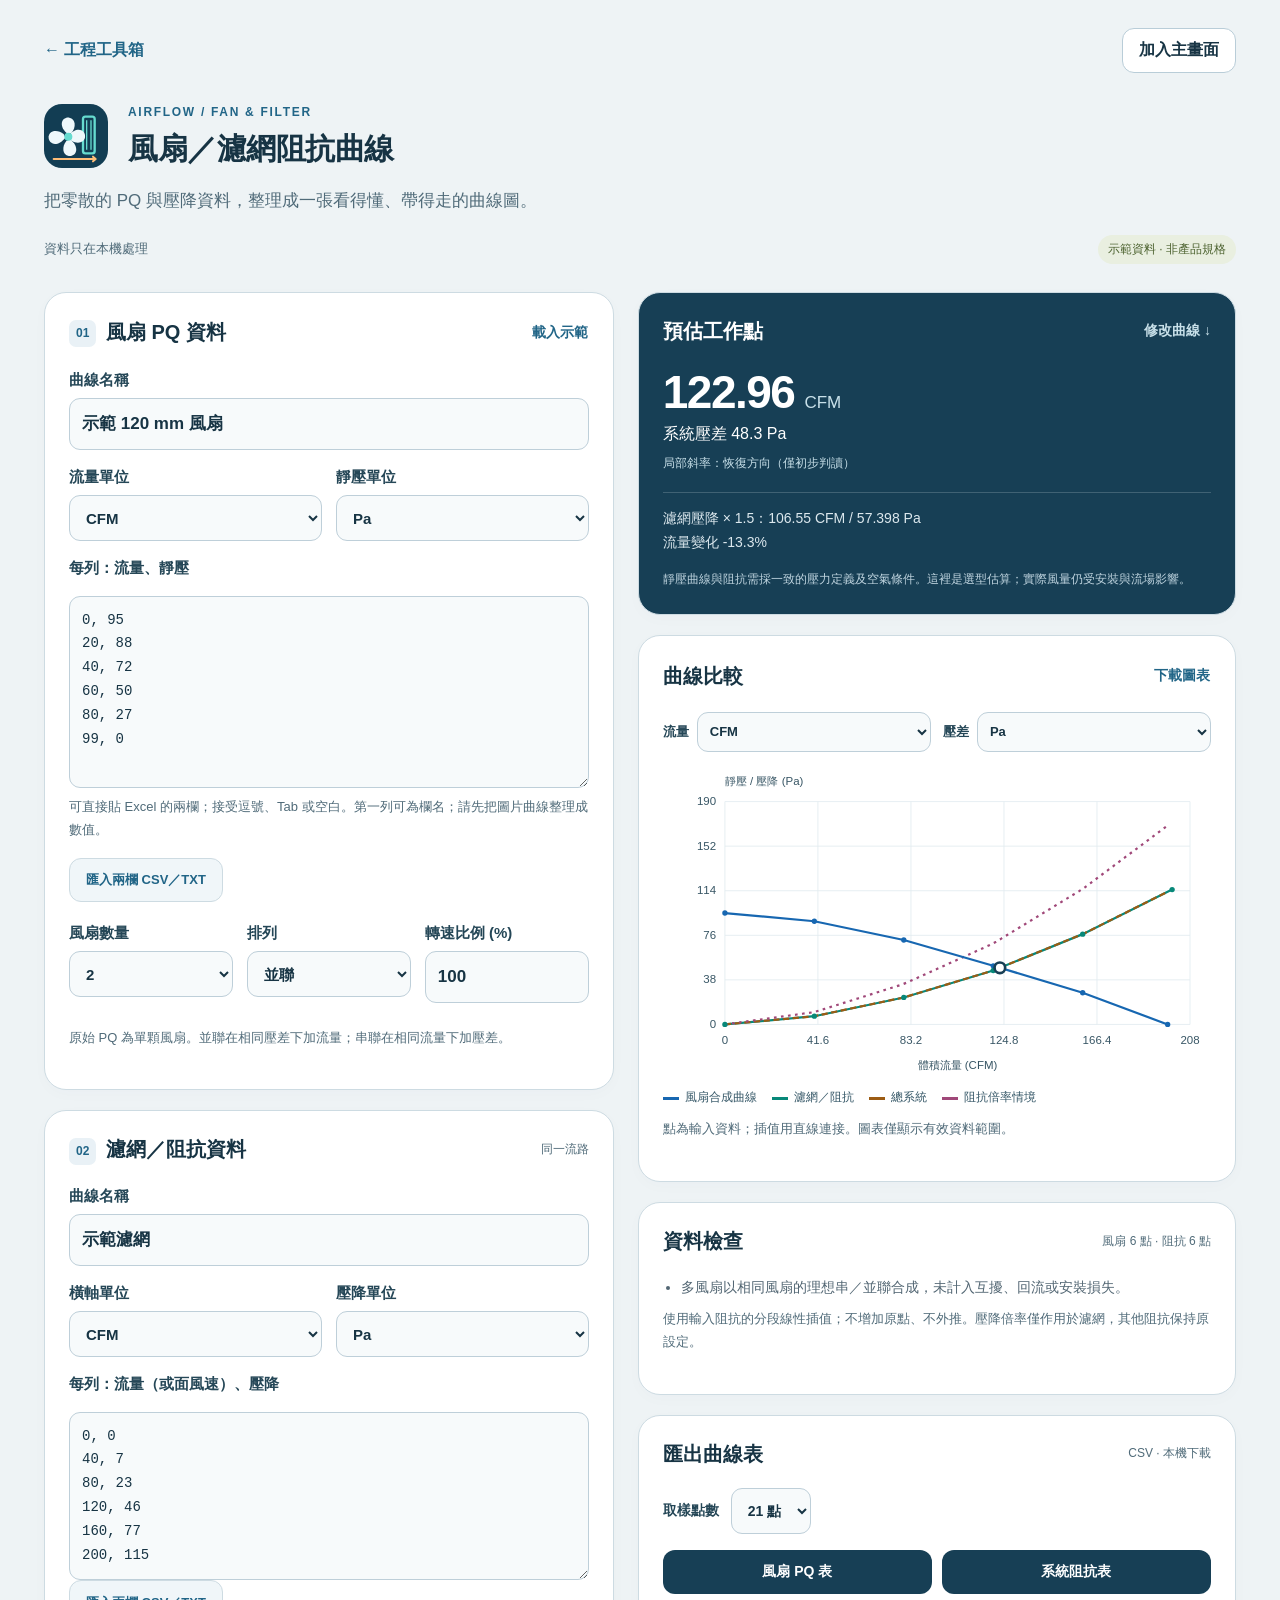
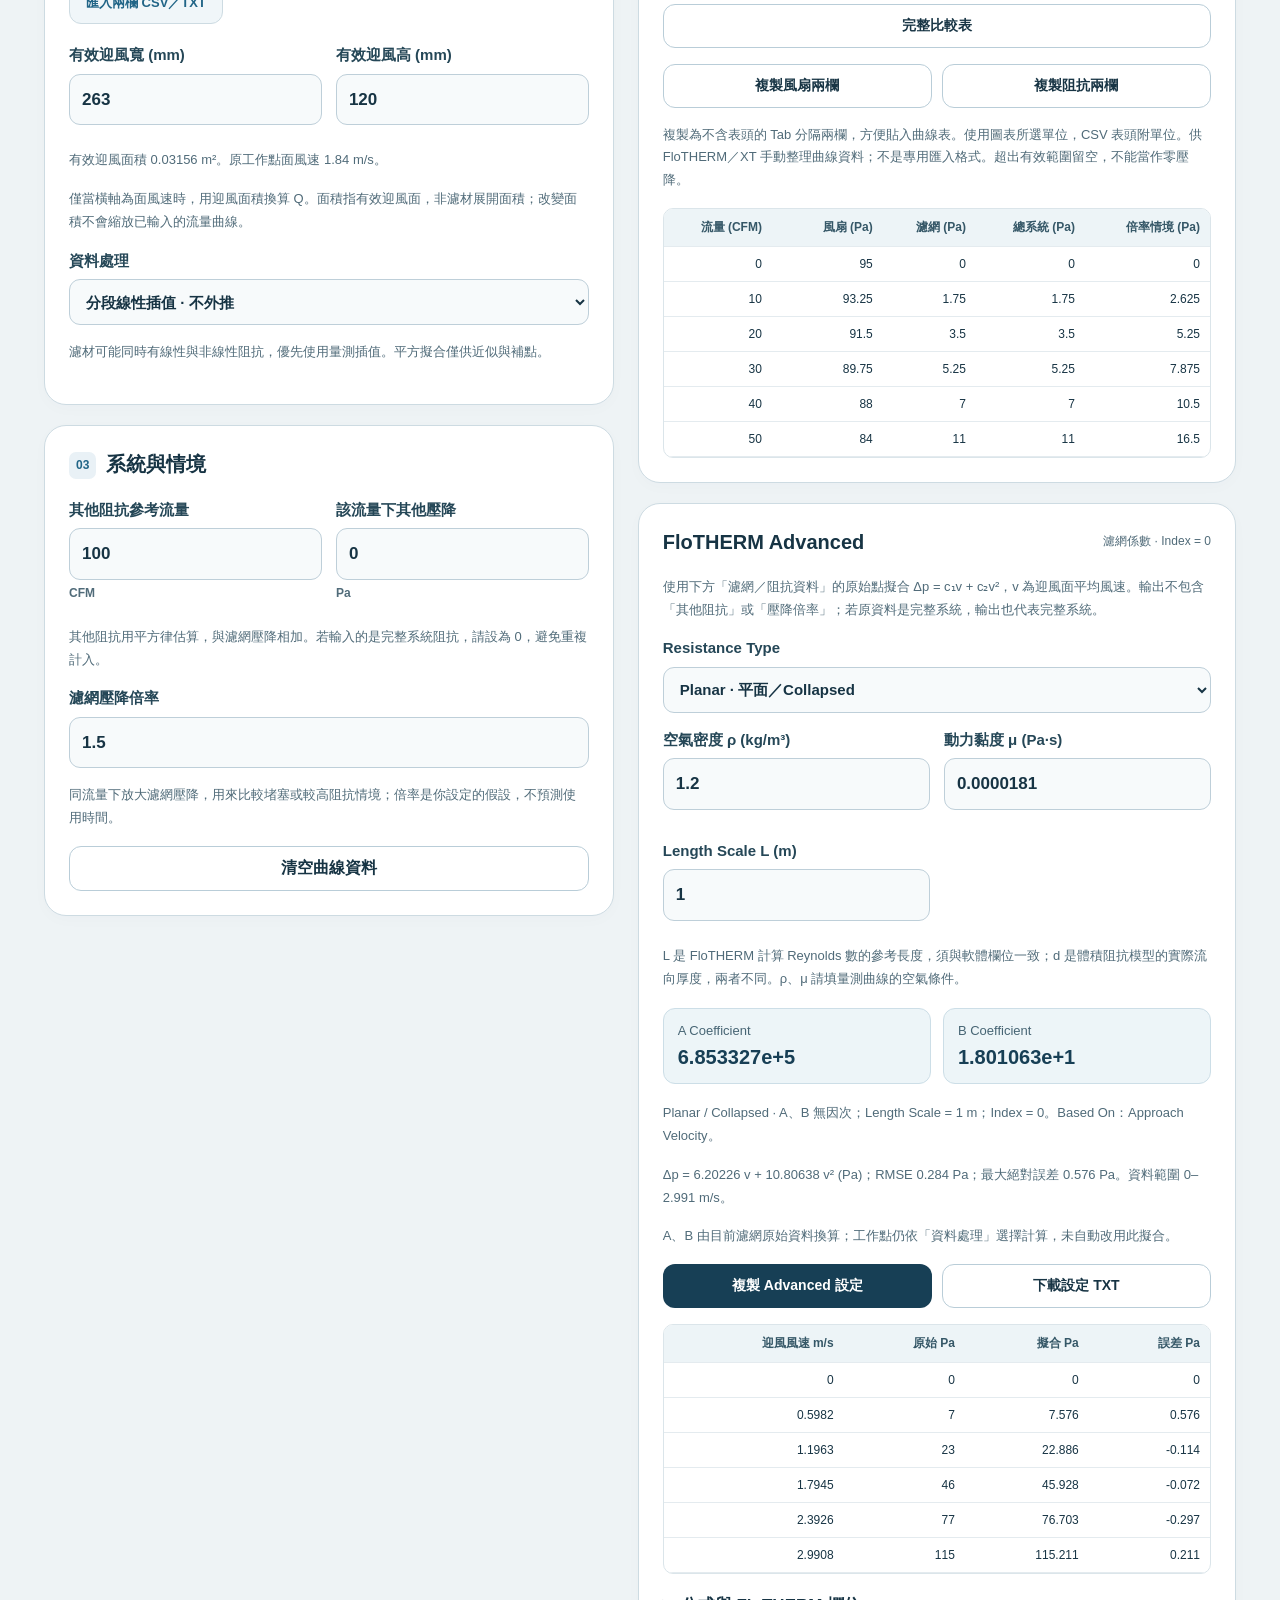
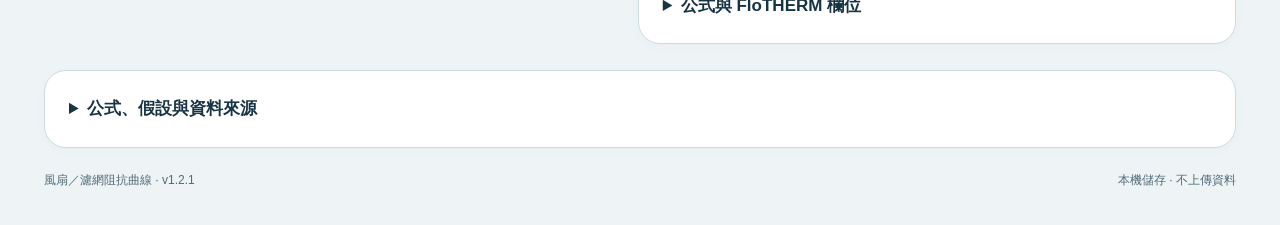
<file: fan-filter/index.html>
<!doctype html>
<html lang="zh-Hant-TW"><head><meta charset="utf-8"><meta name="viewport" content="width=device-width,initial-scale=1,viewport-fit=cover"><meta name="theme-color" content="#eef3f5"><meta name="apple-mobile-web-app-capable" content="yes"><meta name="apple-mobile-web-app-title" content="風扇阻抗"><meta name="description" content="整理風扇 PQ 與濾網阻抗資料，統一單位、疊圖、估算工作點，匯出 CFD 設定用曲線表。資料只在本機處理。"><title>風扇／濾網阻抗曲線整理器</title><link rel="manifest" href="./manifest.webmanifest"><link rel="icon" href="./logo.svg" type="image/svg+xml"><link rel="apple-touch-icon" href="./icon-180.png"><link rel="stylesheet" href="./style.css?v=1.2"><script type="module" src="./app.js?v=1.2"></script></head>
<body><main>
<header class="hero"><nav><a href="../">← 工程工具箱</a><button id="install" class="secondary">加入主畫面</button></nav><div class="identity"><img src="./logo.svg" alt="" width="64" height="64"><div><p class="eyebrow">AIRFLOW / FAN & FILTER</p><h1>風扇／濾網阻抗曲線</h1></div></div><p class="description">把零散的 PQ 與壓降資料，整理成一張看得懂、帶得走的曲線圖。</p><div class="status"><span id="save-status">資料只在本機處理</span><span id="demo-status" class="badge">示範資料 · 非產品規格</span></div></header>
<div class="workspace"><section class="results" aria-label="曲線與計算結果">
<div id="error" class="error" role="alert" hidden></div>
<section class="result-card"><div class="section-title"><h2>預估工作點</h2><a href="#curve-inputs" style="color:#c8e0e9;font-size:14px">修改曲線 ↓</a></div><div id="operating" aria-live="polite"></div><div id="dirty-result"></div><p class="note">靜壓曲線與阻抗需採一致的壓力定義及空氣條件。這裡是選型估算；實際風量仍受安裝與流場影響。</p></section>
<section class="chart-card"><div class="section-title"><h2>曲線比較</h2><button id="svg-export" class="text-button">下載圖表</button></div><div class="chart-controls"><label>流量<select id="displayFlow"><option value="CFM">CFM</option><option value="m3/h">m³/h</option><option value="L/s">L/s</option><option value="m3/s">m³/s</option></select></label><label>壓差<select id="displayPressure"><option value="Pa">Pa</option><option value="mmH2O">mmH₂O</option><option value="inH2O">inH₂O</option><option value="kPa">kPa</option></select></label></div><div id="chart" class="chart" role="img" aria-label="風扇、濾網與系統壓降曲線"></div><div class="legend"><span class="fan">風扇合成曲線</span><span class="filter">濾網／阻抗</span><span class="system">總系統</span><span class="dirty">阻抗倍率情境</span></div><p class="note">點為輸入資料；插值用直線連接。圖表僅顯示有效資料範圍。</p></section>
<section class="card"><div class="section-title"><h2>資料檢查</h2><span id="point-count"></span></div><ul id="warnings" class="warnings"></ul><p id="fit-info" class="note"></p></section>
<section class="card"><div class="section-title"><h2>匯出曲線表</h2><span>CSV · 本機下載</span></div><label class="sample-label">取樣點數<select id="samples"><option value="11">11 點</option><option value="21" selected>21 點</option><option value="51">51 點</option></select></label><div class="export-buttons"><button id="fan-export">風扇 PQ 表</button><button id="system-export">系統阻抗表</button><button id="all-export" class="secondary">完整比較表</button></div><div class="export-buttons"><button id="fan-copy" class="secondary">複製風扇兩欄</button><button id="system-copy" class="secondary">複製阻抗兩欄</button></div><textarea id="copy-buffer" aria-label="可手動複製的曲線資料" rows="6" hidden readonly></textarea><p class="note">複製為不含表頭的 Tab 分隔兩欄，方便貼入曲線表。使用圖表所選單位，CSV 表頭附單位。供 FloTHERM／XT 手動整理曲線資料；不是專用匯入格式。超出有效範圍留空，不能當作零壓降。</p><div class="table-scroll"><table><thead id="preview-head"></thead><tbody id="preview-body"></tbody></table></div></section>
<section class="card" id="advanced"><div class="section-title"><h2>FloTHERM Advanced</h2><span>濾網係數 · Index = 0</span></div><p class="note">使用下方「濾網／阻抗資料」的原始點擬合 Δp = c₁v + c₂v²，v 為迎風面平均風速。輸出不包含「其他阻抗」或「壓降倍率」；若原資料是完整系統，輸出也代表完整系統。</p><label>Resistance Type<select id="resistanceType"><option value="planar">Planar · 平面／Collapsed</option><option value="volume">Volume · 體積／Non-Collapsed</option></select></label><div class="two"><label>空氣密度 ρ (kg/m³)<input id="density" type="number" step="any" value="1.2"></label><label>動力黏度 μ (Pa·s)<input id="viscosity" type="number" step="any" value="0.0000181"></label><label>Length Scale L (m)<input id="lengthScale" type="number" step="any" value="1"></label><label id="depth-field" hidden>流向厚度 d (mm)<input id="depth" type="number" step="any" value="10"></label></div><p class="note">L 是 FloTHERM 計算 Reynolds 數的參考長度，須與軟體欄位一致；d 是體積阻抗模型的實際流向厚度，兩者不同。ρ、μ 請填量測曲線的空氣條件。</p><div id="advanced-error" class="error" role="status" hidden></div><div id="advanced-output" hidden><div class="ab-values"><div><span>A Coefficient</span><strong id="advanced-a"></strong></div><div><span>B Coefficient</span><strong id="advanced-b"></strong></div></div><p id="advanced-settings" class="note"></p><p id="advanced-fit" class="note"></p><p id="advanced-warning" class="note"></p><div class="export-buttons"><button id="advanced-copy">複製 Advanced 設定</button><button id="advanced-export" class="secondary">下載設定 TXT</button></div><div class="table-scroll"><table><thead><tr><th>迎風風速 m/s</th><th>原始 Pa</th><th>擬合 Pa</th><th>誤差 Pa</th></tr></thead><tbody id="advanced-preview"></tbody></table></div></div><details class="advanced-notes"><summary>公式與 FloTHERM 欄位</summary><p>Loss Coefficients Based On：Approach Velocity。Resistance Formula：Advanced。Index：0（本工具固定）。</p><p>Re = ρvL/μ；f = A/Re + B。</p><p>平面：Δp = ½ρv²f；A = 2Lc₁/μ；B = 2c₂/ρ，A、B 無因次。</p><p>體積：Δp/d = ½ρv²f；A = 2Lc₁/(μd)；B = 2c₂/(ρd)，A、B 單位為 1/m。套用至所選流向，厚度以 m 計算。</p><p>擬合通過原點，限制 c₁、c₂ ≥ 0。請在資料風速範圍內使用；下方比較表可檢查近似程度。這組係數採迎風風速定義，不可直接套到 Device Velocity 或其他軟體的 Darcy 係數欄位。</p><p><a href="https://www.resheji.com/d/uploads/Flotherm/AdvancedTraining_11_Compact_Models.pdf" target="_blank" rel="noopener">Flomerics：Advanced Resistances 培訓教材，18–22 頁</a></p></details></section>

</section><section id="curve-inputs" class="inputs" aria-label="輸入曲線與設定">
<section class="card"><div class="section-title"><h2><span class="step">01</span> 風扇 PQ 資料</h2><button id="example" class="text-button">載入示範</button></div><label>曲線名稱<input id="fanName" maxlength="60" value="示範 120 mm 風扇"></label><div class="two"><label>流量單位<select id="fanFlow"><option value="CFM">CFM</option><option value="m3/h">m³/h</option><option value="L/s">L/s</option><option value="m3/s">m³/s</option></select></label><label>靜壓單位<select id="fanPressure"><option value="Pa">Pa</option><option value="mmH2O">mmH₂O</option><option value="inH2O">inH₂O</option><option value="kPa">kPa</option></select></label></div><label for="fanText">每列：流量、靜壓</label><textarea id="fanText" rows="7" spellcheck="false" aria-describedby="data-help"></textarea><p id="data-help" class="note">可直接貼 Excel 的兩欄；接受逗號、Tab 或空白。第一列可為欄名；請先把圖片曲線整理成數值。</p><label class="file-button">匯入兩欄 CSV／TXT<input id="fan-file" type="file" accept=".csv,.txt,.tsv,text/plain,text/csv"></label><div class="three"><label>風扇數量<select id="count"><option>1</option><option>2</option><option>3</option><option>4</option><option>6</option><option>8</option></select></label><label>排列<select id="arrangement"><option value="parallel">並聯</option><option value="series">串聯</option></select></label><label>轉速比例 (%)<input id="speed" type="number" min="10" max="150" step="1" value="100"></label></div><p class="note">原始 PQ 為單顆風扇。並聯在相同壓差下加流量；串聯在相同流量下加壓差。</p></section>
<section class="card"><div class="section-title"><h2><span class="step">02</span> 濾網／阻抗資料</h2><span>同一流路</span></div><label>曲線名稱<input id="filterName" maxlength="60" value="示範濾網"></label><div class="two"><label>橫軸單位<select id="filterFlow"><option value="CFM">CFM</option><option value="m3/h">m³/h</option><option value="L/s">L/s</option><option value="m3/s">m³/s</option><option value="m/s">面風速 m/s</option></select></label><label>壓降單位<select id="filterPressure"><option value="Pa">Pa</option><option value="mmH2O">mmH₂O</option><option value="inH2O">inH₂O</option><option value="kPa">kPa</option></select></label></div><label for="filterText">每列：流量（或面風速）、壓降</label><textarea id="filterText" rows="6" spellcheck="false"></textarea><label class="file-button">匯入兩欄 CSV／TXT<input id="filter-file" type="file" accept=".csv,.txt,.tsv,text/plain,text/csv"></label><div class="two"><label>有效迎風寬 (mm)<input id="width" type="number" min="0.01" step="any" value="263"></label><label>有效迎風高 (mm)<input id="height" type="number" min="0.01" step="any" value="120"></label></div><p id="area-info" class="note"></p><p class="note">僅當橫軸為面風速時，用迎風面積換算 Q。面積指有效迎風面，非濾材展開面積；改變面積不會縮放已輸入的流量曲線。</p><label>資料處理<select id="method"><option value="interpolation">分段線性插值 · 不外推</option><option value="quadratic">通過原點的平方擬合 · Δp = KQ²</option></select></label><p class="note">濾材可能同時有線性與非線性阻抗，優先使用量測插值。平方擬合僅供近似與補點。</p></section>
<section class="card"><div class="section-title"><h2><span class="step">03</span> 系統與情境</h2></div><div class="two"><label>其他阻抗參考流量<input id="reference" type="number" min="0.001" step="any" value="100"><small id="reference-unit">CFM</small></label><label>該流量下其他壓降<input id="extra" type="number" min="0" step="any" value="0"><small id="extra-unit">Pa</small></label></div><p class="note">其他阻抗用平方律估算，與濾網壓降相加。若輸入的是完整系統阻抗，請設為 0，避免重複計入。</p><label>濾網壓降倍率<input id="dirty" type="number" min="1" max="10" step="0.1" value="1.5"></label><p class="note">同流量下放大濾網壓降，用來比較堵塞或較高阻抗情境；倍率是你設定的假設，不預測使用時間。</p><button id="clear" class="secondary full">清空曲線資料</button></section>
</section></div>
<section class="card formulas"><details><summary>公式、假設與資料來源</summary><div class="formula-grid"><div><h3>工作點</h3><p>Δp<sub>fan</sub>(Q) = Δp<sub>filter</sub>(Q) + Δp<sub>other</sub>(Q)</p><p>所有交點皆列出。局部斜率判斷使用 d(Δp<sub>fan</sub> − Δp<sub>system</sub>)/dQ：負值標示為「恢復方向」，不代表已驗證動態穩定或失速。</p></div><div><h3>平方擬合</h3><p>K = Σ(Qᵢ² Δpᵢ) / Σ(Qᵢ⁴)</p><p>通過原點的最小平方擬合；RMSE = √[Σ(KQᵢ² − Δpᵢ)² / n]。其他阻抗：Δp = Δp<sub>ref</sub> × (Q/Q<sub>ref</sub>)²。</p></div><div><h3>風扇合成與轉速</h3><p>並聯：Q<sub>total</sub> = nQ，壓差不變。串聯：Δp<sub>total</sub> = nΔp，流量不變。</p><p>轉速比例 r：Q′ = rQ；Δp′ = r²Δp。假設相同風扇、相同密度，未包含安裝效應。</p></div><div><h3>面風速與單位</h3><p>Q = v × A；A = W<sub>mm</sub>H<sub>mm</sub> / 10⁶。</p><p>1 CFM = 0.0004719474432 m³/s；1 mmH₂O = 9.80665 Pa；1 inH₂O ≈ 249.08891 Pa。</p></div></div><p>參考：<a href="https://www.ebmpapst.com/us/en/support/faq.html" target="_blank" rel="noopener">ebm-papst：風扇性能與工作點</a>、<a href="https://www.amca.org/educate/articles-and-technical-papers/amca-inmotion-articles/straightening-out-fan-curves.html" target="_blank" rel="noopener">AMCA：風扇與系統曲線</a>。工程估算需使用與實際條件一致的廠商或量測資料。</p></details></section>
<footer><span>風扇／濾網阻抗曲線 · v1.2.1</span><span>本機儲存 · 不上傳資料</span></footer></main><div id="toast" role="status" hidden></div></body></html>
</file>
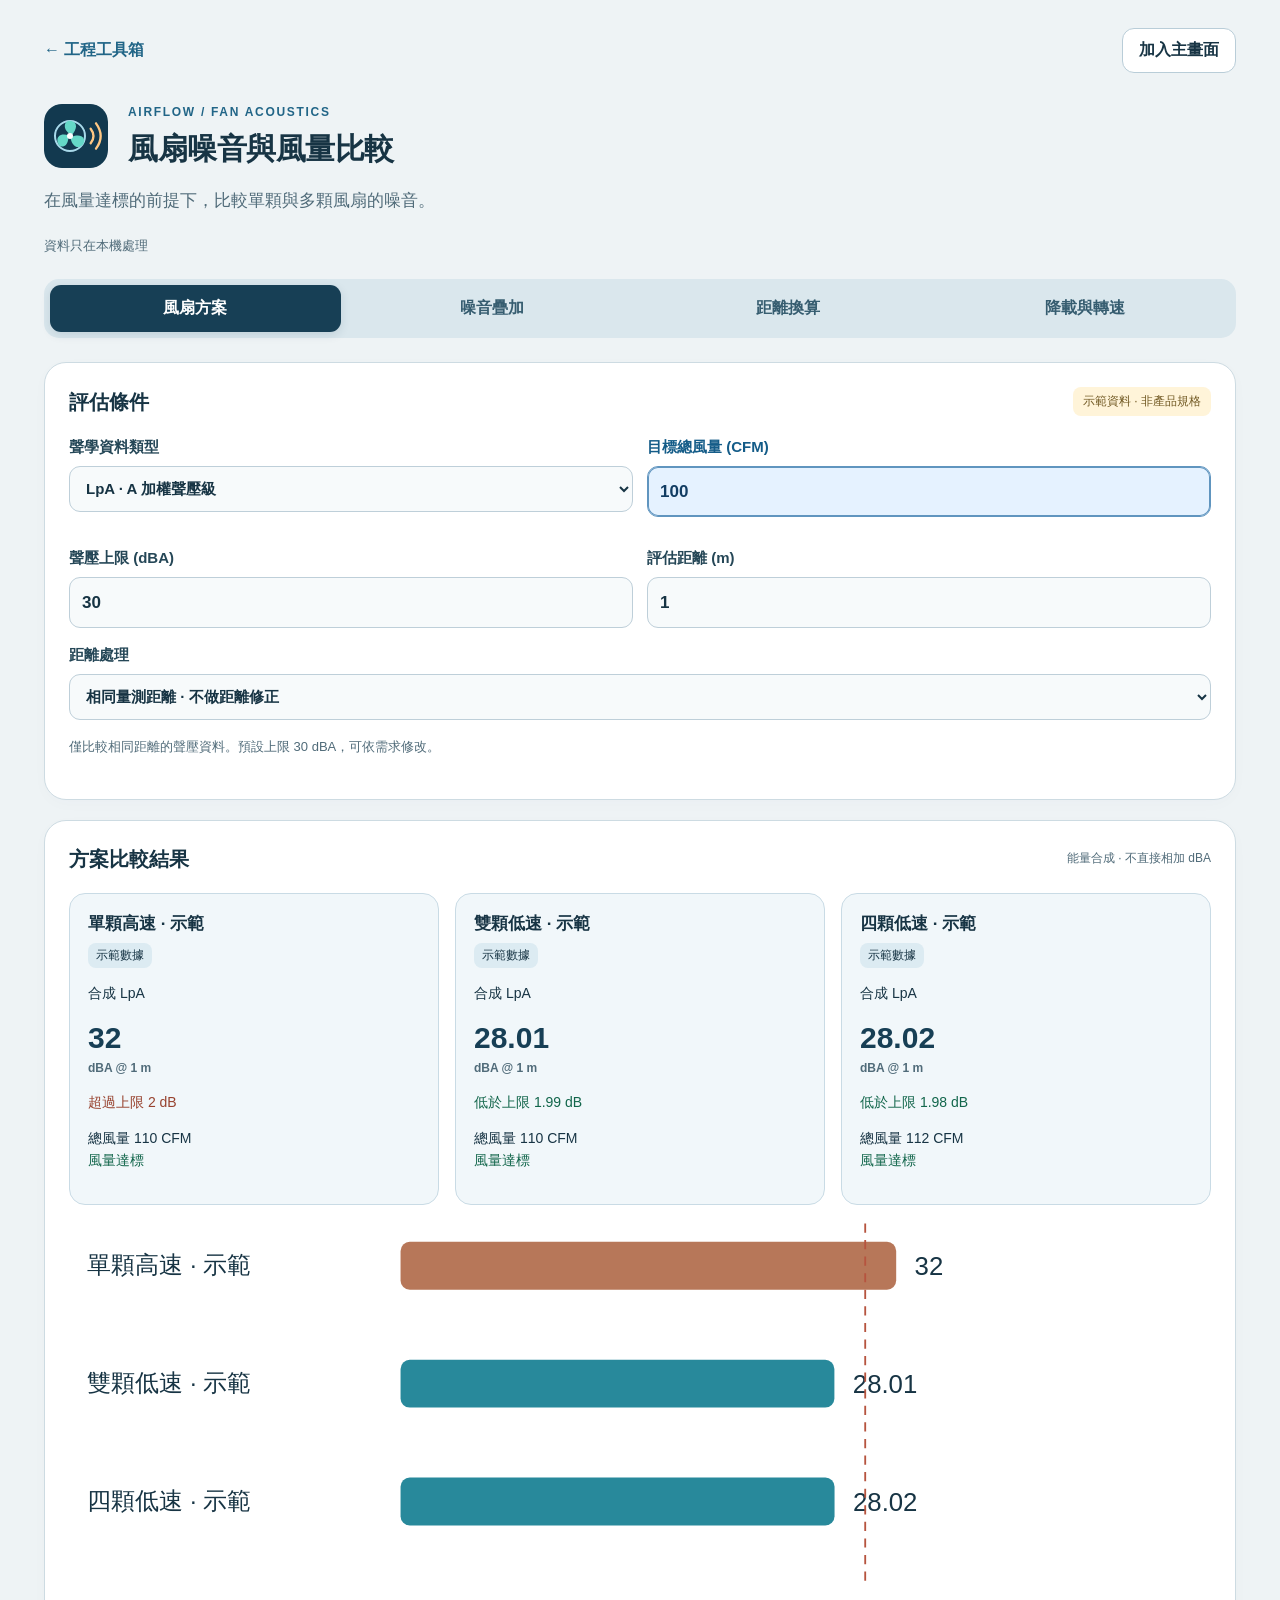
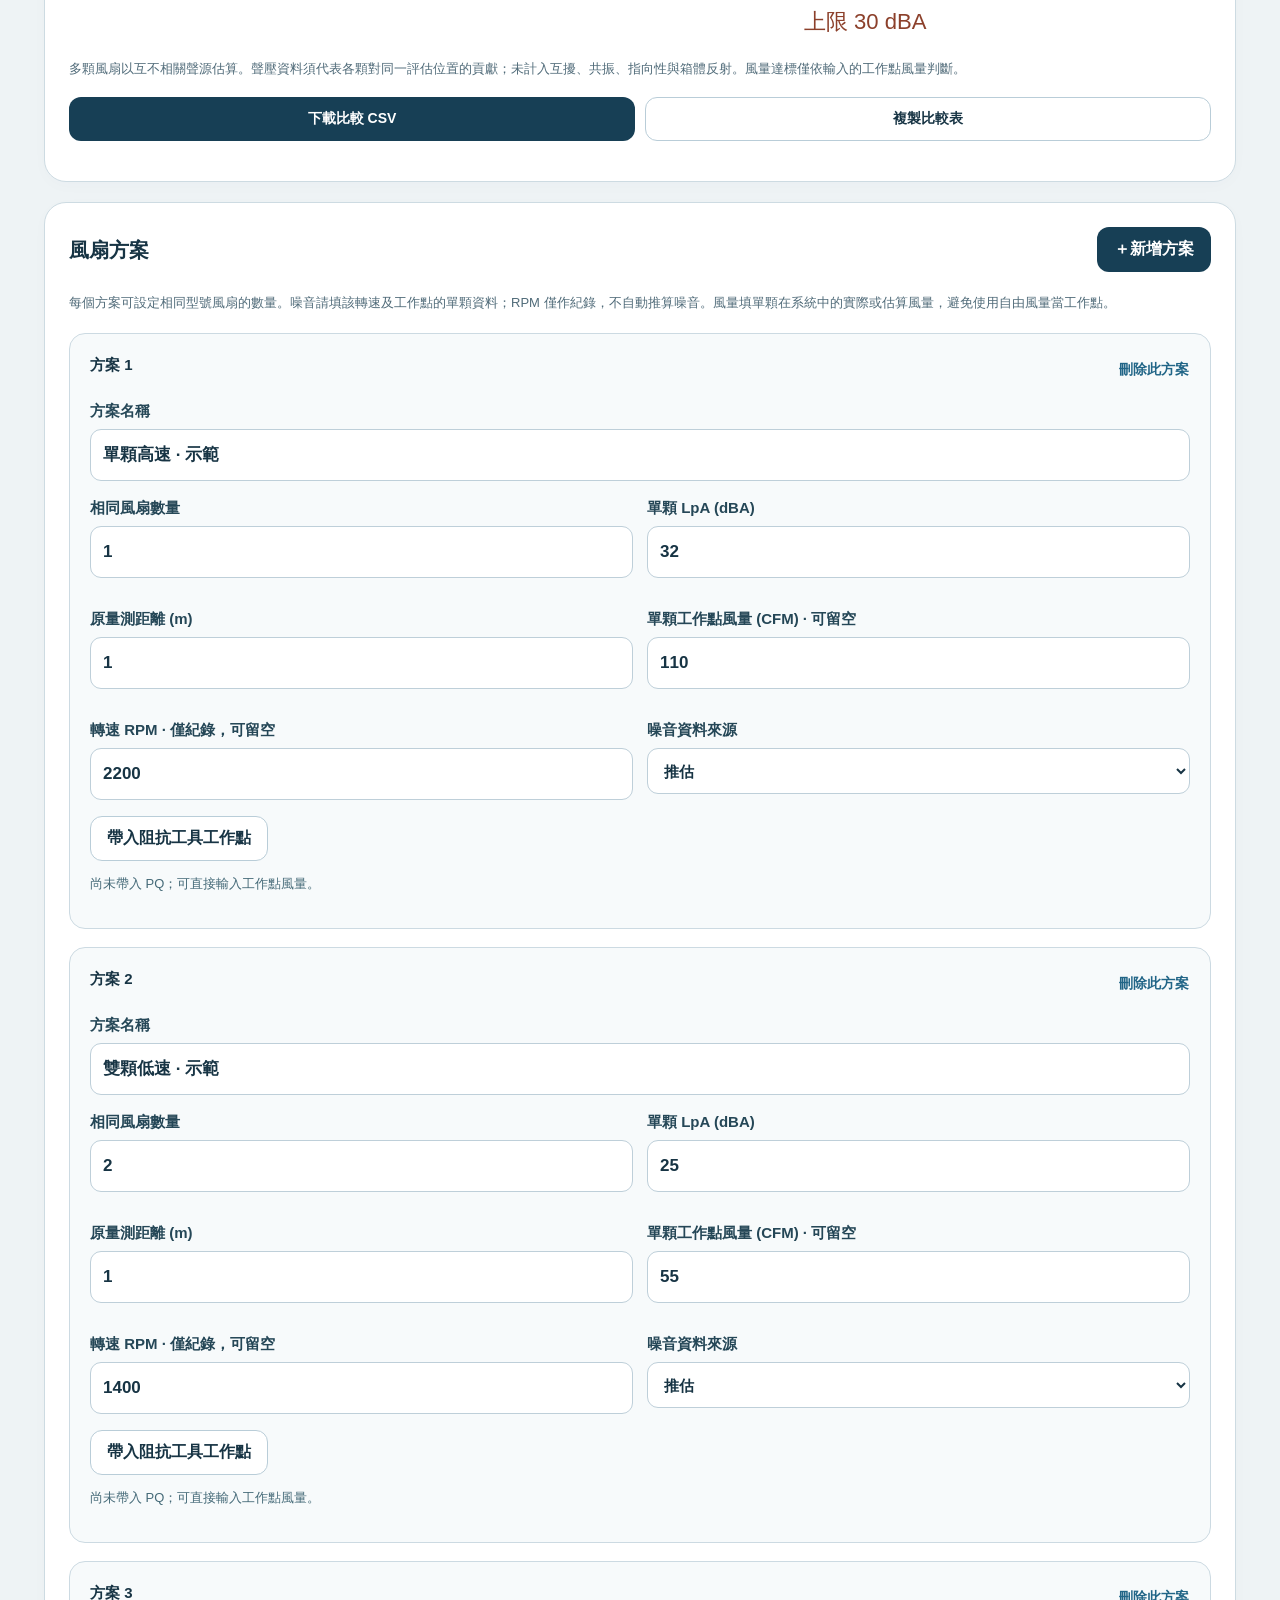
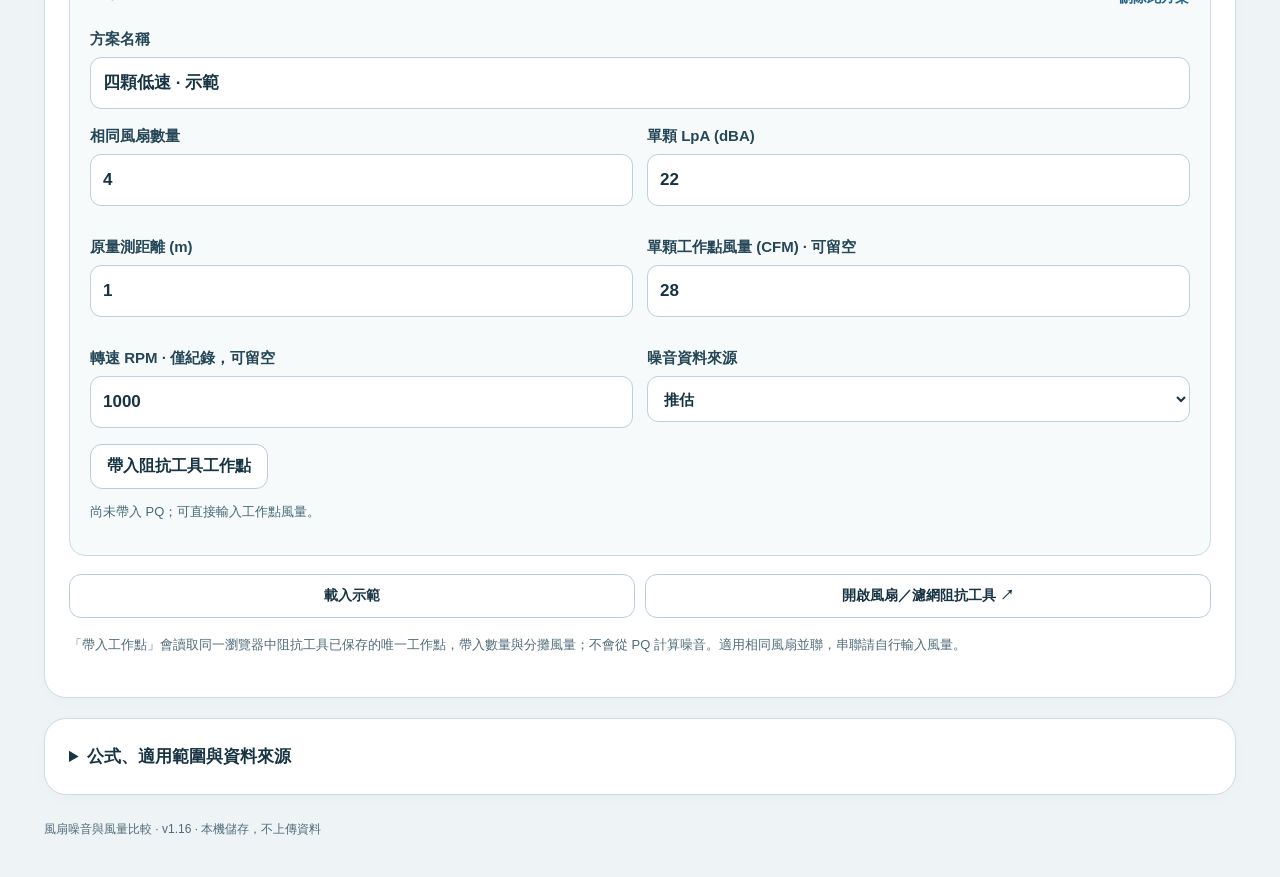
<file: fan-noise/index.html>
<!doctype html><html lang="zh-Hant-TW"><head><meta charset="utf-8"><meta name="viewport" content="width=device-width,initial-scale=1,viewport-fit=cover"><meta name="theme-color" content="#edf3f6"><meta name="apple-mobile-web-app-capable" content="yes"><meta name="apple-mobile-web-app-title" content="風扇噪音"><title>風扇噪音與風量方案比較器</title><link rel="manifest" href="manifest.webmanifest"><link rel="icon" href="logo.svg"><link rel="apple-touch-icon" href="icon-180.png"><link rel="stylesheet" href="style.css?v=1.10"><script type="module" src="app-ambient-v115.js"></script><style>.case-table-section{margin:22px 0}.case-table-section h3{font-size:18px;margin-bottom:8px}
.case-table-scroll{border:1px solid #bccfd9;border-radius:14px;overflow:hidden}
.case-table{width:100%;min-width:0;table-layout:fixed;font-size:15px;border-collapse:separate;border-spacing:0}.case-label-col{width:32%}
.case-table th,.case-table td{padding:12px 10px;text-align:center;white-space:normal;border-right:1px solid #c5d5dd;border-bottom:1px solid #c5d5dd;vertical-align:middle;overflow-wrap:anywhere}
.case-table thead th{background:#173f55;color:#fff;font-size:15px;line-height:1.5}
.case-table tbody th{background:#f4f8fa;text-align:left;font-size:14px;line-height:1.5;color:#173f55}
.case-table small{display:block;font-size:12px;font-weight:400;color:#506b79}
.case-table td.case-base{background:#edf3f7}.case-table td.case-estimate{background:#e4f3ed}
.case-table tbody tr:last-child>*{border-bottom:0}.case-table tr>*:last-child{border-right:0}
.case-table input{width:100%;min-width:0;box-sizing:border-box;font-size:18px;text-align:center;min-height:48px;padding:10px 6px;margin:0;background:#fff}
.case-table output{display:block;font-size:18px;line-height:1.5;font-weight:700;color:#14634b;overflow-wrap:anywhere;font-variant-numeric:tabular-nums}.case-table .case-base output{color:#173444}
@media(max-width:540px){.case-table th,.case-table td{padding:10px 7px}.case-table input,.case-table output{font-size:17px}.case-table tbody th{font-size:14px}.case-label-col{width:34%}}
.position-field{color:#205d7a}.position-field input{background:#e8f3fb;border-color:#729bb2}.position-field small{font-weight:400;line-height:1.6}#speed-tair1[readonly]{background:#e6edf1;color:#355767}#speed-output .temperature-over-limit{color:#b42318!important}#speed-output .thermal-alert{background:#fff1ee;border:1px solid #efd2ca;border-left:3px solid #bd5545;border-radius:10px;padding:12px 14px;margin-top:8px}#speed-output .thermal-alert b{color:#a33024}#speed-output .thermal-alert p{color:#783c34;margin-bottom:0}.derating-panel{margin:24px 0;border:1px solid #c3d8d1;background:#f8fcfa;padding:18px;border-radius:14px}.derating-panel h3{margin-top:0}.derating-summary{background:#e3f2eb;border-left:3px solid #398568;padding:12px;font-size:14px;line-height:1.7;color:#224c3b}.derating-legend{display:flex;flex-wrap:wrap;gap:9px 15px;font-size:13px;line-height:1.6;margin:14px 0}.derating-legend span{display:flex;align-items:center;gap:6px}.derating-legend i{width:13px;height:13px;display:inline-block;border-radius:3px;flex:none}.legend-green{background:#ccebdc;border:1px solid #16724f}.legend-orange{background:#ba650e}.legend-purple{background:#8455a8}.legend-gray{background:#e2e8ec}#derating-chart svg{display:block;width:100%;height:auto;background:#fff;border-radius:8px}.derating-table-wrap{border:1px solid #bdd0c7;border-radius:10px;overflow:hidden}.derating-table{width:100%;border-collapse:collapse;table-layout:fixed;font-size:14px}.derating-table th,.derating-table td{padding:10px 7px;text-align:center;border-bottom:1px solid #d2dfd8}.derating-table th:first-child{width:22%}.derating-table th:last-child{width:22%}.derating-table thead{background:#e4efe9;color:#234b3a}.derating-table tbody tr:last-child>*{border-bottom:0}.derating-pass{color:#16724f;font-weight:700}.derating-fail{color:#a33024}.derating-panel .note{font-size:13px;line-height:1.7}@media(max-width:540px){.derating-panel{padding:12px;margin:20px 0}.derating-table{font-size:13px}.derating-legend{font-size:12px}}
</style></head><body><main><header><nav><a href="../">← 工程工具箱</a><button id="install" class="secondary">加入主畫面</button></nav><div class="identity"><img src="logo.svg" alt="" width="64" height="64"><div><p class="eyebrow">AIRFLOW / FAN ACOUSTICS</p><h1>風扇噪音與風量比較</h1></div></div><p class="description">在風量達標的前提下，比較單顆與多顆風扇的噪音。</p><p class="note" id="save-status">資料只在本機處理</p></header><div class="tool-tabs" role="tablist" aria-label="噪音工具"><button id="tab-fans" role="tab" aria-controls="panel-fans" aria-selected="true" tabindex="0" data-tab="fans">風扇方案</button><button id="tab-addition" role="tab" aria-controls="panel-addition" aria-selected="false" tabindex="-1" data-tab="addition">噪音疊加</button><button id="tab-distance" role="tab" aria-controls="panel-distance" aria-selected="false" tabindex="-1" data-tab="distance">距離換算</button><button id="tab-speed" role="tab" aria-controls="panel-speed" aria-selected="false" tabindex="-1" data-tab="speed">降載與轉速</button></div><section id="panel-fans" role="tabpanel" aria-labelledby="tab-fans"><section class="card"><div class="section-title"><h2>評估條件</h2><span id="demo-label">示範資料 · 非產品規格</span></div><div class="two"><label>聲學資料類型<select id="basis"><option value="LpA">LpA · A 加權聲壓級</option><option value="LwA">LwA · A 加權聲功率級</option></select></label><label class="goal-field goal-flow">目標總風量 (CFM)<input id="flowTarget" type="number" step="any" value="100"></label><label id="limit-field">聲壓上限 (dBA)<input id="limit" type="number" step="any" value="30"></label><label id="distance-field">評估距離 (m)<input id="distance" type="number" step="any" value="1"></label></div><label id="mode-field">距離處理<select id="distanceMode"><option value="same">相同量測距離 · 不做距離修正</option><option value="free">自由場遠場 · 距離換算估算</option></select></label><p id="basis-note" class="note"></p></section><section class="card"><div class="section-title"><h2>方案比較結果</h2><span>能量合成 · 不直接相加 dBA</span></div><div id="results" aria-live="polite"></div><div id="noise-chart" class="chart"></div><p class="note">多顆風扇以互不相關聲源估算。聲壓資料須代表各顆對同一評估位置的貢獻；未計入互擾、共振、指向性與箱體反射。風量達標僅依輸入的工作點風量判斷。</p><div class="export-buttons"><button id="csv">下載比較 CSV</button><button id="copy" class="secondary">複製比較表</button></div><textarea id="copy-buffer" rows="5" readonly hidden aria-label="手動複製比較表"></textarea></section><section class="card" id="fan-scenarios"><div class="section-title"><h2>風扇方案</h2><button id="add">＋新增方案</button></div><p class="note">每個方案可設定相同型號風扇的數量。噪音請填該轉速及工作點的單顆資料；RPM 僅作紀錄，不自動推算噪音。風量填單顆在系統中的實際或估算風量，避免使用自由風量當工作點。</p><div id="scenarios"></div><div class="export-buttons"><button id="example" class="secondary">載入示範</button><a class="button secondary" href="../fan-filter/?v=1.2">開啟風扇／濾網阻抗工具 ↗</a></div><p class="note">「帶入工作點」會讀取同一瀏覽器中阻抗工具已保存的唯一工作點，帶入數量與分攤風量；不會從 PQ 計算噪音。適用相同風扇並聯，串聯請自行輸入風量。</p></section></section><section id="panel-addition" role="tabpanel" aria-labelledby="tab-addition" hidden><section class="card" id="noise-addition"><div class="section-title"><h2>噪音疊加工具</h2><span>不同聲源 · 獨立計算</span></div><label>聲學資料類型<select id="sum-basis"><option value="LpA">LpA · A 加權聲壓級</option><option value="LwA">LwA · A 加權聲功率級</option></select></label><label>各聲源噪音 · 每列一個值<textarea id="sum-levels" rows="4" spellcheck="false">40
35
30</textarea></label><p class="note">可貼入多列數值，或以逗號、空白分隔，最多 64 個聲源。聲壓請使用各聲源在同一評估位置的數值；LpA 與 LwA 必須分開計算。</p><div id="sum-result" class="quick-result" aria-live="polite"></div><p class="note">以互不相關聲源的能量相加。下方數值只屬此區塊，不修改風扇方案。</p><button id="sum-copy" class="secondary">複製疊加結果</button></section></section><section id="panel-distance" role="tabpanel" aria-labelledby="tab-distance" hidden><section class="card" id="noise-distance"><div class="section-title"><h2>噪音隨距離改變</h2><span>聲壓 · 獨立計算</span></div><label>原量測聲壓 LpA (dBA)<input id="prop-level" type="number" step="any" value="40"></label><div class="two"><label>原量測距離 (m)<input id="prop-from" type="number" step="any" value="1"></label><label>評估距離 (m)<input id="prop-to" type="number" step="any" value="2"></label></div><div id="prop-result" class="quick-result" aria-live="polite"></div><div id="prop-chart" class="chart"></div><div class="table-scroll"><table><thead><tr><th>距離 m</th><th>估算聲壓 dBA</th><th>與原量測差異 dB</th></tr></thead><tbody id="prop-table"></tbody></table></div><p class="note">自由場遠場、同一方向的幾何擴散近似。距離加倍約下降 6.02 dB；反射室內、箱內及近場不適用。聲功率不隨距離改變。本區塊不修改風扇方案。</p><button id="prop-copy" class="secondary">複製距離比較表</button></section></section><section id="panel-speed" role="tabpanel" aria-labelledby="tab-speed" hidden><section class="card"><div class="section-title"><h2>噪音與溫度限制下的降載評估</h2><span>獨立計算 · 不修改風扇方案</span></div><p class="note">由零件溫度上限反推最低轉速，由噪音上限反推最高轉速，找出兩者的可行區間。基準熱資料與風扇資料須來自同一工作點及配置。</p><h3>目標條件</h3><div class="two"><label class="goal-field goal-noise">合成聲壓上限 (dBA)<input id="speed-limit" type="number" step="any" value="45"></label><label class="goal-field goal-temperature">零件溫度上限 (°C)<input id="speed-tempLimit" type="number" step="any" value="100"></label> <label>距離處理<select id="speed-distanceMode"><option value="same">相同量測距離</option><option value="free">自由場遠場換算</option></select></label></div><p id="comparison-status" class="note">預估欄由下方限制評估自動計算。</p><h3>共同設定</h3><div class="two"><label>相同風扇並聯顆數<input id="speed-count" type="number" step="1" value="1"></label><label>風量單位<select id="speed-flowUnit"><option>CFM</option><option>m³/h</option><option>L/s</option></select></label><label class="position-field">零件位置係數 x<input id="speed-position" type="number" min="0" max="1" step="any" value="0.5"><small>0＝入口、0.5＝中間、1＝出口；假設沿流向均勻升溫。</small></label><label>最低轉速比例 (%)<input id="speed-minSpeed" type="number" step="any" value="50"></label></div><section class="case-table-section"><h3>基準與預估對照表</h3><p class="note">各項參數直式排列；基準與預估並排對照。輸入框可修改，預估結果自動更新。</p><div class="case-table-scroll" role="region" aria-label="基準與預估直式對照表" tabindex="0"><table class="case-table"><colgroup><col class="case-label-col"><col><col></colgroup><thead><tr><th scope="col">項目</th><th scope="col">基準</th><th scope="col">預估</th></tr></thead><tbody><tr><th scope="row">轉速<small>RPM</small></th><td class="case-base"><input aria-label="基準轉速 RPM" id="speed-rpm" type="number" step="any" value="9360"></td><td class="case-estimate"><output id="compare-rpm" aria-label="預估轉速 RPM">—</output></td></tr><tr><th scope="row">單顆風量<small>依選定單位</small></th><td class="case-base"><input aria-label="基準單顆工作點風量" id="speed-flow" type="number" step="any" value="11.3"></td><td class="case-estimate"><output id="compare-flow" aria-label="預估單顆工作點風量">—</output></td></tr><tr><th scope="row">單顆聲壓<small>dBA</small></th><td class="case-base"><input aria-label="基準單顆聲壓 dBA" id="speed-level" type="number" step="any" value="52.3"></td><td class="case-estimate"><output id="compare-noise" aria-label="預估單顆聲壓 dBA">—</output></td></tr><tr><th scope="row">量測／評估距離<small>m</small></th><td class="case-base"><input aria-label="基準量測距離 m" id="speed-reference" type="number" step="any" value="1"></td><td class="case-estimate"><input aria-label="預估評估距離 m" id="speed-distance" type="number" step="any" value="1"></td></tr><tr><th scope="row">入口空氣<small>°C</small></th><td class="case-base"><input aria-label="基準入口空氣溫度 °C" id="speed-tin1" type="number" step="any" value="48.6"></td><td class="case-estimate"><input aria-label="預估入口空氣溫度 °C" id="speed-tin2" type="number" step="any" value="50"></td></tr><tr><th scope="row">出口空氣<small>°C</small></th><td class="case-base"><input aria-label="基準出口空氣溫度 °C" id="speed-tout1" type="number" step="any" value="57.4"></td><td class="case-estimate"><output id="compare-outlet" aria-label="預估出口空氣溫度 °C">—</output></td></tr><tr><th scope="row">零件附近空氣<small>°C · 由位置計算</small></th><td class="case-base"><input aria-label="基準零件附近空氣溫度 °C" id="speed-tair1" type="number" step="any" value="53" readonly></td><td class="case-estimate"><output id="compare-air" aria-label="預估零件附近空氣溫度 °C">—</output></td></tr><tr><th scope="row">零件溫度<small>°C</small></th><td class="case-base"><input aria-label="基準零件溫度 °C" id="speed-tcomp1" type="number" step="any" value="89.6"></td><td class="case-estimate"><output id="compare-temp" aria-label="預估零件溫度 °C">—</output></td></tr><tr><th scope="row">零件對空氣溫差<small>°C</small></th><td class="case-base"><output id="compare-base-rise" aria-label="基準零件對空氣溫差 °C">—</output></td><td class="case-estimate"><output id="compare-rise" aria-label="預估零件對空氣溫差 °C">—</output></td></tr></tbody></table></div></section><p class="note">預填為示範資料，非產品規格。可選擇正比初估或輸入實際轉速—風量資料；最低比例請依風扇規格設定，預設 50% 並非保證可運轉。</p><h3>轉速—風量關係</h3><label>風量計算方式<select id="speed-flowMode"><option value="linear">轉速正比 · 初估</option><option value="measured">實際資料 · 分段線性內插</option></select></label><div id="speed-flowData" hidden><label>每列：RPM、單顆工作點風量<textarea id="speed-flowPoints" rows="5" spellcheck="false" placeholder="請貼入至少兩組數值，以逗號、空白或 Tab 分隔"></textarea></label><p class="note">使用上方選定的風量單位。資料需涵蓋基準 RPM；基準單顆風量會由曲線自動取得。只在提供範圍內內插，不向外延伸，也不超過基準轉速。RPM 不可重複，風量須隨轉速不減少；請使用同一配置的實際工作點，不要混用自由風量。</p><div id="speed-flowChart" class="chart"></div></div><h3>損耗變化與模型</h3><div class="two"><label class="loss-field">整機損耗比 · 評估／基準<input id="speed-systemLossRatio" type="number" step="any" value="1"><small>例如 10.7 ÷ 37.5 = 0.2853；影響空氣溫升。</small></label><label class="loss-field">零件損耗比 · 評估／基準<input id="speed-componentLossRatio" type="number" step="any" value="1"><small>只填該零件損耗比；1 表示損耗不變。</small></label><label>對流指數 m<input id="speed-exponent" type="number" step="any" value="0.5"></label></div><p class="note">位置係數 x 與對流指數 m 分開設定。x 決定零件處的空氣溫度；m 預設 0.5，決定風量變化對對流散熱的影響。附近空氣由入口、出口及 x 自動計算。兩個損耗比各自作用於空氣溫升與零件對空氣溫差。仍假設同一風扇顆數、流道、零件位置、熱源分布與風量分配；改變配置後需更新基準資料。F.A.R. 不參與計算。</p><label>噪音估算方式<select id="speed-model"><option value="law">風扇定律 · 初步估算</option><option value="calibrated">兩組轉速／噪音資料校正</option></select></label><div id="speed-calibration" class="two" hidden><label>第二點：較低轉速 RPM<input id="speed-rpm2" type="number" step="any"></label><label>第二點：單顆 LpA (dBA)<input id="speed-level2" type="number" step="any"></label></div><p class="note">兩點校正須為同一風扇、量測距離及安裝條件，只在兩點之間推算。噪音估算不含失速、馬達噪音與安裝互擾；達標需實測確認。</p><section class="derating-panel" aria-labelledby="derating-title"><h3 id="derating-title">環溫 × 最低轉速 · 功率降載線</h3><p class="note">100%＝不降載；90%＝保留 90% 功率，整機與零件損耗皆再乘 0.9，依序到 10%。倍率作用於上方已設定的損耗比。</p><div class="two"><label>圖表環溫下限 (°C)<input id="derating-ambientMin" type="number" step="any" value="0"></label><label>圖表環溫上限 (°C)<input id="derating-ambientMax" type="number" step="any" value="60"></label></div><p class="note">此處環溫代表進入設備的空氣溫度；零件附近空氣仍由整機損耗、風量與位置係數計算。可修改圖表範圍。</p><p id="derating-summary" class="derating-summary" aria-live="polite"></p><div class="derating-legend" id="derating-legend" aria-label="功率保留倍率圖例"></div><div id="derating-chart"></div><p class="note">彩色線顯示各倍率的熱需求轉速。實線為可用的溫度下限；長虛線超過噪音上限；灰區內的點線僅為熱模型所需轉速，實際仍須至少使用灰色最低運轉線的轉速。Y 軸由 0 起顯示低轉速需求，避免各線都壓在下界重疊。實測風量模式仍不向資料範圍外推算。紅色水平虛線為噪音最高轉速，灰色直虛線標示目前預估環溫；曲線中止表示超出基準轉速。</p><p class="note" id="derating-current"></p><div class="derating-table-wrap"><table class="derating-table"><thead><tr><th scope="col">保留倍率</th><th scope="col">最低／可用轉速</th><th scope="col">判定</th></tr></thead><tbody id="derating-table"></tbody></table></div><p class="note">對指定倍率，可用區域須高於其熱需求曲線與灰色最低運轉線，低於噪音水平線，且轉速不超過基準。邊界相等視為初估達標，實務仍需裕量。假設環溫與降載不直接改變風扇噪音、流道及風量分配；實際效率、固定損耗改變時，損耗未必與輸出功率同比例。</p></section><div id="speed-output" class="quick-result" aria-live="polite"></div><div class="export-buttons"><button id="speed-copy" class="secondary">複製限制評估結果</button><button id="speed-csv">下載限制評估 CSV</button></div><p class="note" id="speed-save">本頁輸入獨立保存於本機。</p></section></section><textarea id="extra-copy-buffer" rows="5" readonly hidden aria-label="手動複製獨立計算結果"></textarea><section class="card formulas"><details><summary>公式、適用範圍與資料來源</summary><h3>多顆合成</h3><p>L總 = 10 log₁₀[Σ10^(Lᵢ/10)]。相同 n 顆：L總 = L單顆 + 10 log₁₀(n)。2 顆約增加 3.01 dB，4 顆約增加 6.02 dB。</p><h3>距離換算</h3><p>Lp(r₂) = Lp(r₁) − 20 log₁₀(r₂/r₁)。只適用自由場、遠場且相同方向的近似；近場、反射環境與箱內不適用。實際每顆至評估位置距離不同時，需先分別處理聲壓，不能僅以共同距離代表。</p><h3>依噪音上限估算降轉</h3><p>r = N₂/N₁；Q₂ ≈ Q₁ × r；L₂ ≈ L₁ + C log₁₀(r)。風扇定律初估取 C = 50。兩點校正：C = (L第二點 − L基準) / log₁₀(N第二點/N基準)。同型並聯 n 顆合成後，允許比例 r上限 = min[1, 10^((L上限 − L基準合成)/C)]，再檢查最低轉速及零件溫度要求。只降轉，不自動超過基準轉速；兩點校正不向測試區間外延伸。</p><p>噪音定律適用同一風扇且安裝與運轉條件相近的初估，不包含失速、馬達噪音、共振與濾網互擾。兩點校正使用對數轉速插值，不代表完整聲學曲線。最低比例須依實際風扇最低穩定轉速設定；低於噪音上限不代表實測保證達標。</p><h3>位置係數與附近空氣溫度</h3><p>x ∈ [0, 1]；T附近空氣₁ = T入口₁ + x × (T出口₁ − T入口₁)。0 為入口、1 為出口。假設空氣沿流向均勻升溫，評估時保持零件位置 x 不變。</p><p>T出口₂ = T入口₂ + α × (T出口₁ − T入口₁)/f；T附近空氣₂ = T入口₂ + x × (T出口₂ − T入口₂)。位置係數 x 不等於對流指數 m。</p><h3>環溫與降載最低轉速</h3><p>固定保留倍率 d 與環溫 T環境，反解 T環境＋d × [α(T附近空氣₁−T入口₁)/f＋β(T零件₁−T附近空氣₁)/fᵐ] ≤ T零件上限，得到最低轉速；再與最低運轉／資料下界取較高者。若基準轉速仍超溫，曲線不向上外插。噪音最高轉速沿用原噪音模型，不隨環溫或 d 調整。</p><h3>功率降額模型</h3><p>d 為保留倍率（100%＝1、90%＝0.9）。αd＝α × d；βd＝β × d。T零件₂＝T入口₂＋d × [α(T附近空氣₁−T入口₁)/f＋β(T零件₁−T附近空氣₁)/fᵐ]。</p><p>d上限＝(T零件上限−T入口₂) ÷ [α(T附近空氣₁−T入口₁)/f＋β(T零件₁−T附近空氣₁)/fᵐ]，保留倍率限制 d ≤ 100%。目前圖表改以環溫為 X 軸，轉速為 Y 軸；可用轉速介於各倍率最低轉速線與噪音轉速上限之間，且須落在運轉／資料範圍。功率降低不直接改變噪音；噪音仍由轉速估算。</p><h3>零件溫度與可行轉速</h3><p>r = N₂/N₁；f = 風量₂/風量₁。正比模式 f = r；實際資料模式以 RPM—風量表分段線性內插取得 f。整機損耗比 α = P整機₂/P整機₁；零件損耗比 β = P零件₂/P零件₁。</p><p>T附近空氣₂ = T入口₂ + α × (T附近空氣₁ − T入口₁)/f。T零件₂ = T附近空氣₂ + β × (T零件₁ − T附近空氣₁)/fᵐ。m 預設 0.5；F.A.R. 固定，不加入換算。</p><p>在資料範圍內數值反解溫度上限，再與最低運轉比例、噪音校正資料範圍及噪音轉速上限取交集。若最低風量資料點已達標，顯示的是資料範圍內最低已驗證轉速，不表示實際熱限制恰在該點。可行時建議區間最低轉速，並應預留溫度裕量。</p><p>假設損耗比在評估轉速範圍內固定，且熱源分布、通風截面、風量分配、零件位置不變。整機總損耗比僅在流向零件上游的發熱比例近似不變時，能代表局部空氣溫升變化。實際風量表不會提供噪音資料；改變運轉點後的噪音仍為定律初估或兩點校正。</p><h3>聲功率</h3><p>LwA 與距離無關，可合成聲功率，但不能直接與 30 dBA 等聲壓限制比較。本工具不將 LwA 自動轉成 LpA。</p><h3>風量與噪音</h3><p>總風量按 n × 單顆工作點風量計算，供相同風扇並聯使用。單靠 PQ、RPM 無法可靠推算絕對噪音；改變數量、轉速或安裝條件後，應使用對應工作點的聲學資料。</p><p>參考：<a href="https://www.microchip.com/content/dam/mchp/documents/OTH/ApplicationNotes/ApplicationNotes/tb063a.pdf" target="_blank" rel="noopener">Microchip：轉速與噪音初估</a>；<a href="https://www.ebmpapst.com/content/dam/ebm-papst/media/catalogs/industries/Catalog_Axialfans_ESM-iQ_EN.pdf" target="_blank" rel="noopener">ebm-papst：多聲源合成與距離定律</a>；<a href="https://webcontent.greenheck.com/atg-cms-prod/docs/librariesprovider2/application-articles/application-articles/fa121-03.pdf?sfvrsn=bac16e73_8" target="_blank" rel="noopener">Greenheck：聲功率與聲壓</a>。</p></details></section><footer>風扇噪音與風量比較 · v1.16 · 本機儲存，不上傳資料</footer></main><div id="toast" role="status" hidden></div></body></html>
</file>
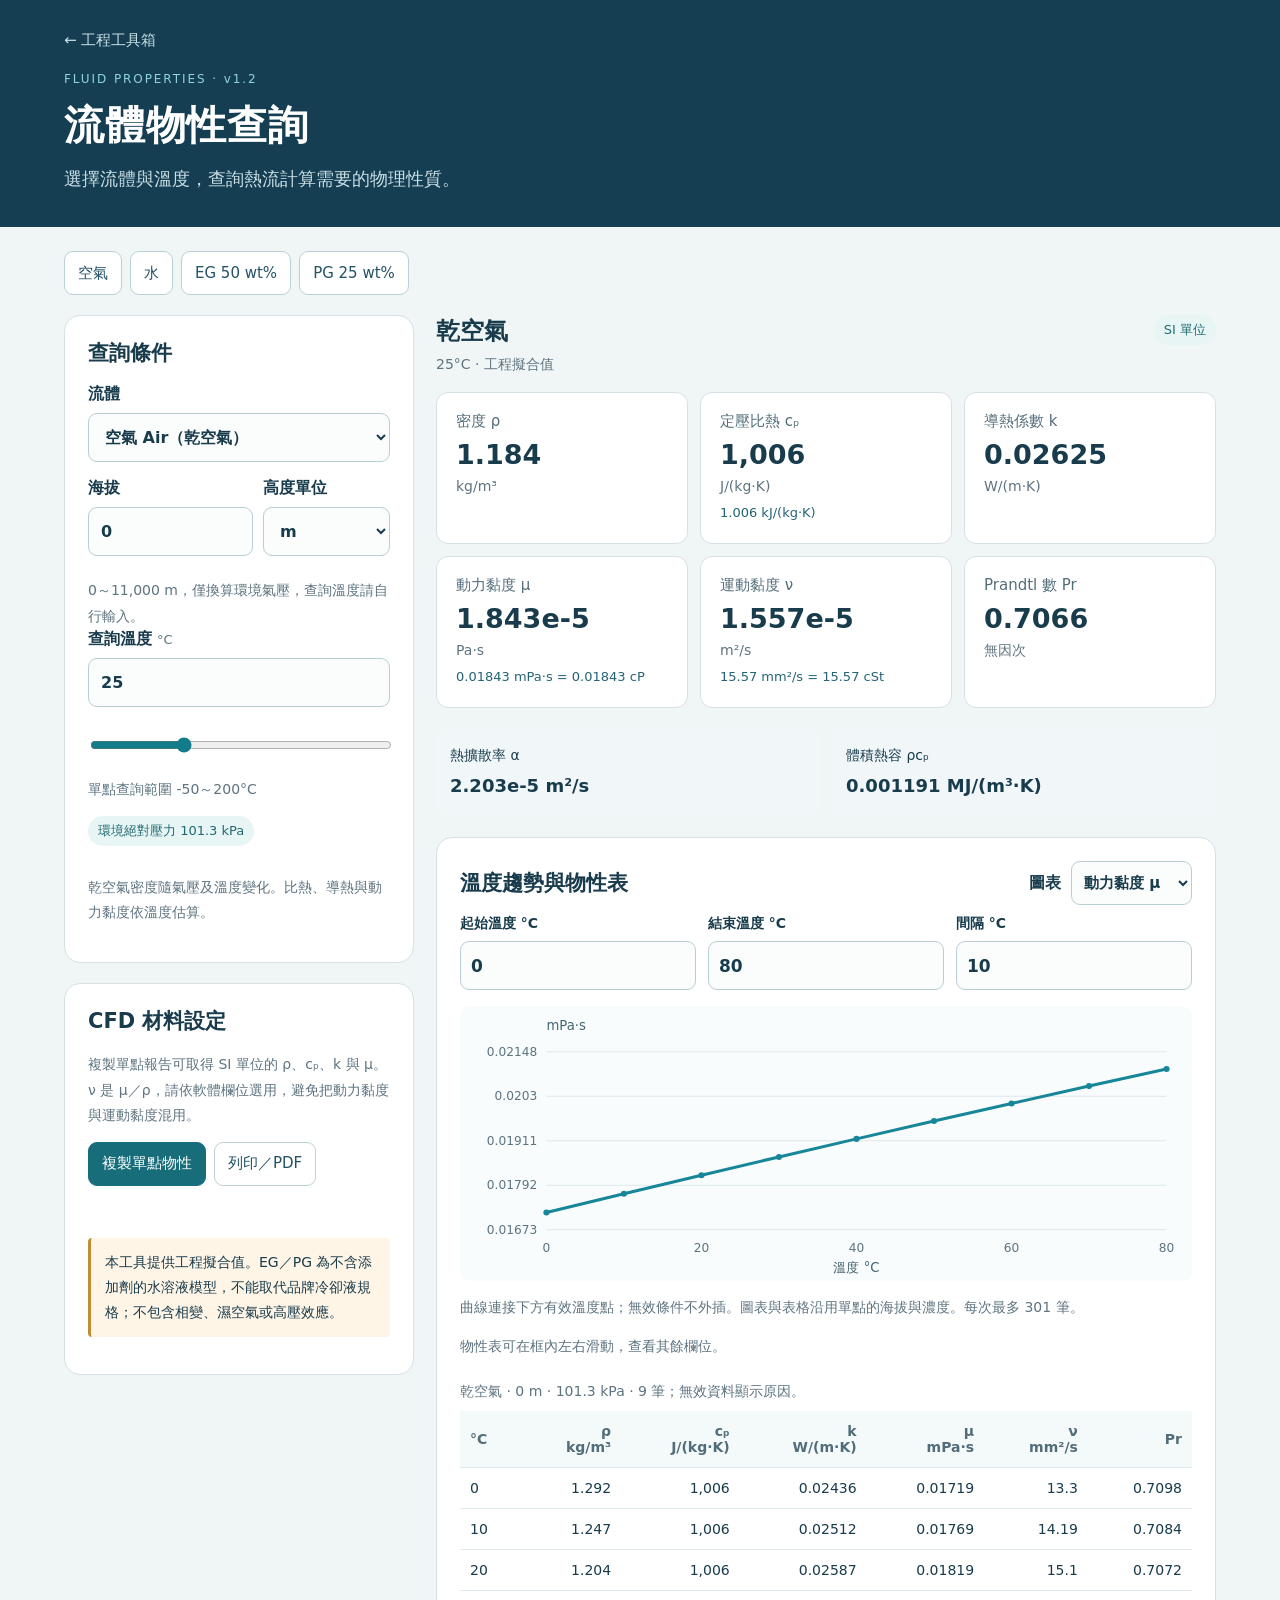
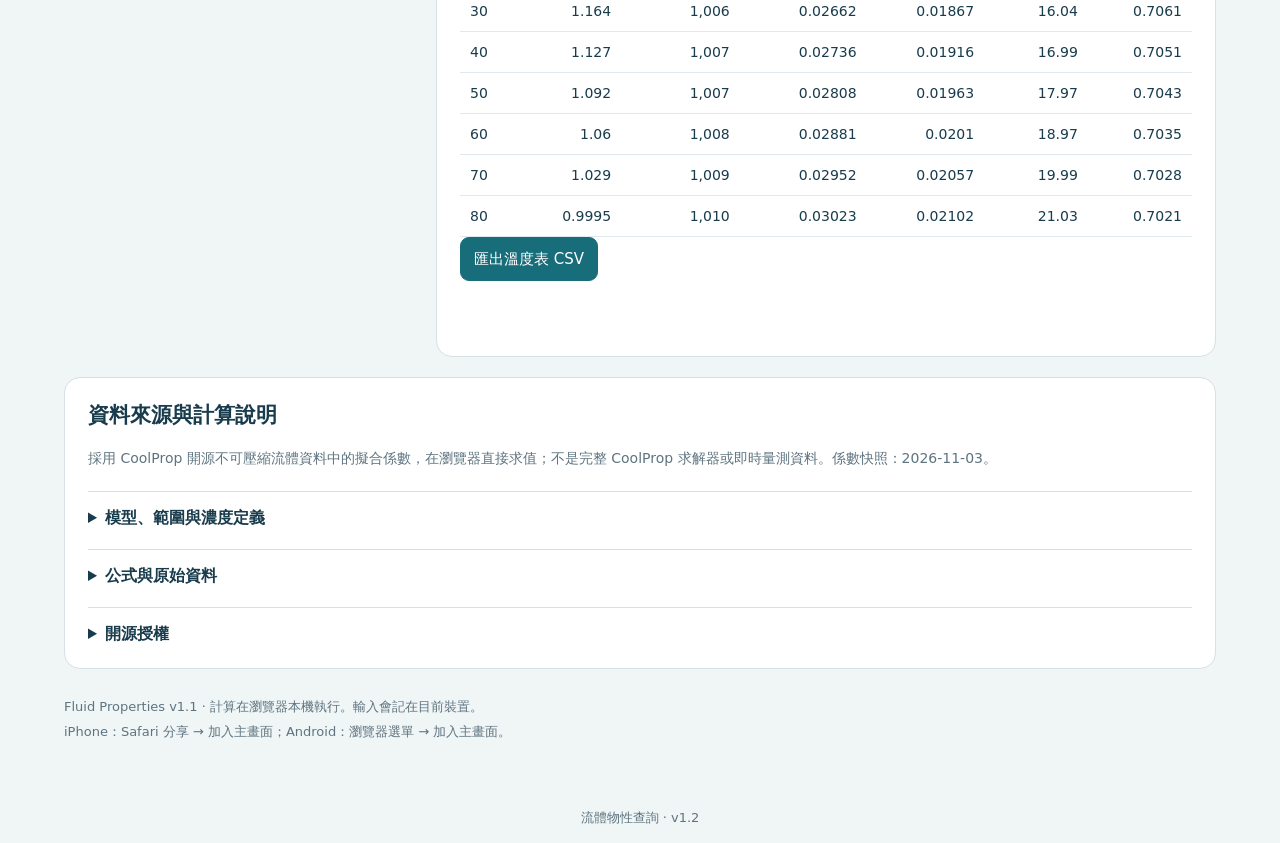
<file: fluid-properties/index.html>
<!doctype html><html lang="zh-Hant-TW"><head><meta charset="utf-8"><meta name="viewport" content="width=device-width,initial-scale=1,viewport-fit=cover"><meta name="theme-color" content="#153e53"><meta name="apple-mobile-web-app-capable" content="yes"><meta name="apple-mobile-web-app-title" content="流體物性"><title>流體物性查詢｜Fluid Properties</title><meta name="description" content="依溫度查詢空氣、水、乙二醇與丙二醇水溶液的密度、比熱、導熱係數與黏度，提供趨勢圖、SI物性與CSV匯出。"><style>
:root{font-family:system-ui,-apple-system,"Microsoft JhengHei",sans-serif;font-size:18px;color:#193c4d;background:#f0f5f6;--line:#d5e1e5;--muted:#5e7480}*{box-sizing:border-box}body{margin:0}header{background:#153e53;color:white;padding:28px max(20px,calc((100vw - 1152px)/2)) 32px}header a{color:#c6e0e5;font-size:15px;text-decoration:none}.eyebrow{font-size:12px;letter-spacing:.16em;color:#8fd4da;margin-top:22px}h1{font-size:clamp(29px,4vw,40px);margin:12px 0 10px;letter-spacing:.02em}header p{color:#c9dfe5;margin:0;line-height:1.8}main{max-width:1192px;margin:auto;padding:24px 20px 50px}.layout{display:grid;grid-template-columns:350px 1fr;gap:22px;align-items:start}.card{background:white;border:1px solid var(--line);border-radius:16px;padding:23px;margin-bottom:20px}h2{font-size:21px;margin:0 0 17px}h3{font-size:18px}label{display:block;font-size:16px;font-weight:650;margin-bottom:16px}input,select,button,textarea{font:inherit}input,select{width:100%;margin-top:8px;padding:12px;border:1px solid #b9cdd4;border-radius:9px;color:#193c4d;background:#fbfdfd;min-height:49px}input[type=range]{padding:0;border:0;min-height:28px;accent-color:#137c8b}input:focus-visible,select:focus-visible,button:focus-visible,summary:focus-visible,a:focus-visible{outline:3px solid #cc9b41;outline-offset:3px}.unit{font-size:13px;color:var(--muted);font-weight:400;margin-left:5px}.muted{font-size:14px;color:var(--muted);line-height:1.8}.pill{display:inline-block;padding:6px 10px;background:#e8f5f5;color:#206b72;font-size:13px;border-radius:20px;margin-bottom:15px}.presets,.actions{display:flex;gap:8px;flex-wrap:wrap}.presets{margin-bottom:20px}button{cursor:pointer;background:white;border:1px solid #bcd1d6;color:#245265;padding:10px 13px;border-radius:9px;min-height:44px;font-size:15px}button:hover{background:#eaf4f6}.primary{background:#176d7a;border-color:#176d7a;color:white}.primary:hover{background:#145866}.warning{background:#fff5e6;border-left:3px solid #c18c32;padding:12px 14px;font-size:14px;line-height:1.8;border-radius:4px}.summary{display:flex;justify-content:space-between;gap:12px;align-items:start;margin-bottom:15px}.summary h2{font-size:24px;margin:0 0 6px}.summary p{margin:0;color:var(--muted);font-size:14px;line-height:1.7}.metrics{display:grid;grid-template-columns:repeat(2,minmax(0,1fr));gap:12px;margin-bottom:20px}.metric{background:#fff;border:1px solid var(--line);border-radius:12px;padding:19px}.metric .name{font-size:15px;color:#536d7a}.metric strong{font-size:27px;display:block;margin:8px 0;overflow-wrap:anywhere;font-variant-numeric:tabular-nums}.metric .units{font-size:14px;color:var(--muted)}.metric .alt{font-size:13px;line-height:1.7;margin-top:8px;color:#246477}.row{display:grid;grid-template-columns:repeat(3,minmax(0,1fr));gap:12px}.row label{font-size:14px}.row input{padding:10px;font-size:17px}.chart-control{display:flex;justify-content:space-between;gap:14px;align-items:center;flex-wrap:wrap;margin-bottom:10px}.chart-control h2{margin:0}.chart-control label{margin:0}.chart-control select{font-size:15px;min-height:44px;width:auto;margin:0 0 0 10px;padding:8px}.plot{width:100%;height:auto;display:block;border-radius:10px;background:#f9fcfc}.scroll{overflow-x:auto}table{width:100%;border-collapse:collapse;font-size:14px;white-space:nowrap}th,td{padding:12px 10px;border-bottom:1px solid #e0e9ed;text-align:right}th{font-weight:600;color:#526d7a;background:#f4f9fa}td:first-child,th:first-child{text-align:left}caption{text-align:left;font-size:14px;padding:10px 0;color:var(--muted)}.derived{display:grid;grid-template-columns:1fr 1fr;gap:12px}.derived p{margin:0;padding:14px;background:#f1f7f8;border-radius:9px;font-size:14px;line-height:1.9}.derived b{display:block;font-size:18px}.error{color:#9a352d;background:#fff1ed;padding:14px;border-radius:9px;line-height:1.8;font-size:15px}.status{font-size:14px;color:#426d76;line-height:1.7;min-height:1.7em}.copybox{width:100%;height:180px;font-size:14px;padding:12px}details{border-top:1px solid var(--line);padding-top:16px;margin-top:20px}summary{cursor:pointer;font-weight:650;font-size:16px}details p,details li{font-size:14px;line-height:1.9}details pre{white-space:pre-wrap;font-size:12px;color:var(--muted)}a{color:#176d7a}footer{font-size:13px;color:var(--muted);line-height:1.9;padding-top:6px}[hidden]{display:none!important}.invalid .point-results{display:none}.invalid #point-error{display:block}.invalid .point-actions{display:none}.table-bad{color:#99622e;font-size:13px}@media(min-width:1050px){.metrics{grid-template-columns:repeat(3,minmax(0,1fr))}}@media(max-width:850px){.layout{grid-template-columns:1fr}.inputs{display:grid;grid-template-columns:1fr 1fr;gap:0 18px}.full{grid-column:1/-1}.card{padding:20px}main{padding:18px 14px}.metric{padding:16px}}@media(max-width:390px){.inputs{grid-template-columns:1fr}.metric strong{font-size:23px}.row{gap:8px}.row input{padding:8px}.chart-control select{margin:8px 0 0}.derived{grid-template-columns:1fr}}@media print{header{color:#193c4d;background:white;padding:10px}header p{color:#193c4d}header a,.presets,.actions,.point-actions,button,footer,input[type=range]{display:none}.layout{display:block}.card,.metric{break-inside:avoid}main{padding:0}.metrics{grid-template-columns:repeat(3,1fr)}}

/* Keep wide tabular data inside its own horizontal scroll container. */
.layout{grid-template-columns:350px minmax(0,1fr)}
.layout>*,.inputs>*,.metrics>*,.row>*,.derived>*,.card,.point-results,#table-results{min-width:0}
.derived{grid-template-columns:repeat(2,minmax(0,1fr))}
input,select,textarea{min-width:0;max-width:100%}
.card,.summary,.chart-control,header p,footer,details{overflow-wrap:anywhere}
.summary{flex-wrap:wrap}
.summary>div{min-width:0;flex:1 1 180px}
.summary .pill{flex:0 0 auto}
.metric .name,.metric .units,.metric .alt,.derived p{overflow-wrap:anywhere}
.plot{max-width:100%;min-width:0}
.scroll{width:100%;max-width:100%;min-width:0;overflow-x:auto;overscroll-behavior-x:contain;-webkit-overflow-scrolling:touch}
.scroll:focus-visible{outline:3px solid #cc9b41;outline-offset:3px}
caption{white-space:normal;overflow-wrap:anywhere}
details pre,details li{overflow-wrap:anywhere}
@media(max-width:850px){.layout{grid-template-columns:minmax(0,1fr)}}
@media(max-width:600px){.chart-control label{width:100%;min-width:0}.chart-control select{display:block;width:100%;max-width:100%;margin:8px 0 0}.chart-control h2{min-width:0}.summary h2{font-size:22px}.card{padding:18px}.scroll-hint{margin:12px 0 6px}}
@media(max-width:390px){.derived{grid-template-columns:minmax(0,1fr)}}
.altitude-fields{display:grid;grid-template-columns:minmax(0,1fr) minmax(64px,auto);gap:6px 10px}.altitude-fields .muted{grid-column:1/-1}
</style></head><body><header><a href="../">← 工程工具箱</a><div class="eyebrow">FLUID PROPERTIES · v1.2</div><h1>流體物性查詢</h1><p>選擇流體與溫度，查詢熱流計算需要的物理性質。</p></header><main><div class="presets" aria-label="快速選擇"><button data-preset="Air">空氣</button><button data-preset="Water">水</button><button data-preset="MEG">EG 50 wt%</button><button data-preset="MPG">PG 25 wt%</button></div><div class="layout"><aside><div class="card"><h2>查詢條件</h2><div class="inputs"><label class="full">流體<select id="fluid"><option value="Air">空氣 Air（乾空氣）</option><option value="Water">水 Water</option><option value="MEG">乙二醇水溶液 EG</option><option value="MPG">丙二醇水溶液 PG</option></select></label><label id="concentration-label" hidden>醇類重量百分比<span class="unit">wt%</span><input id="concentration" type="number" min="0" max="60" step="any" value="50"><span class="muted">醇類質量 ÷ 溶液總質量 × 100；不是體積百分比。</span></label><div class="full altitude-fields"><label>海拔<input id="altitude" type="number" min="0" step="any" value="0" aria-describedby="altitude-range"></label><label>高度單位<select id="altitude-unit"><option value="m">m</option><option value="ft">ft</option></select></label><span id="altitude-range" class="muted"></span></div><label>查詢溫度<span class="unit">°C</span><input id="temperature" type="number" step="any" value="25"></label><div class="full"><input id="temp-slider" type="range" min="-50" max="200" step="0.1" value="25" aria-label="調整查詢溫度"><p id="range-label" class="muted"></p></div></div><span id="pressure-note" class="pill"></span><p id="model-note" class="muted"></p><p id="boil-note" class="warning" hidden></p><p id="freeze-note" class="warning" hidden></p></div><div class="card"><h2>CFD 材料設定</h2><p class="muted">複製單點報告可取得 SI 單位的 ρ、cₚ、k 與 μ。ν 是 μ／ρ，請依軟體欄位選用，避免把動力黏度與運動黏度混用。</p><div class="actions point-actions"><button id="copy" class="primary">複製單點物性</button><button id="print">列印／PDF</button></div><div class="actions" id="fluid-next" hidden><button id="send-glycol" type="button">帶入液冷壓降</button><button id="send-cold" type="button">帶入冷板均溫</button></div><p class="muted" id="fluid-next-note" hidden>僅帶入目前單點液體物性。接收工具會顯示查詢溫度與濃度。</p><p id="copy-status" class="status" role="status"></p><textarea id="copy-fallback" class="copybox" readonly hidden aria-label="單點物性報告"></textarea><p class="warning">本工具提供工程擬合值。EG／PG 為不含添加劑的水溶液模型，不能取代品牌冷卻液規格；不包含相變、濕空氣或高壓效應。</p></div></aside><section><div class="summary"><div><h2 id="condition-heading">單點物性</h2><p id="condition-summary"></p></div><span class="pill">SI 單位</span></div><p id="point-error" class="error" role="alert" hidden></p><div class="point-results"><div id="metrics" class="metrics"></div><div id="derived" class="derived"></div></div>
<div class="card" style="margin-top:20px"><div class="chart-control"><h2>溫度趨勢與物性表</h2><label>圖表<select id="chart-property"><option value="mu">動力黏度 μ</option><option value="rho">密度 ρ</option><option value="cp">比熱 cₚ</option><option value="k">導熱係數 k</option><option value="nu">運動黏度 ν</option><option value="pr">Prandtl 數</option></select></label></div><div class="row"><label>起始溫度 °C<input id="start" type="number" value="0" step="any"></label><label>結束溫度 °C<input id="end" type="number" value="80" step="any"></label><label>間隔 °C<input id="step" type="number" value="10" min="0.01" step="any"></label></div><p id="table-error" class="error" role="alert" hidden></p><div id="table-results"><svg id="chart" class="plot" viewBox="0 0 720 270" role="img" aria-labelledby="chart-title chart-desc"></svg><p class="muted">曲線連接下方有效溫度點；無效條件不外插。圖表與表格沿用單點的海拔與濃度。每次最多 301 筆。</p><p class="muted scroll-hint">物性表可在框內左右滑動，查看其餘欄位。</p><div class="scroll" tabindex="0" role="region" aria-label="物性表，可左右捲動"><table><caption id="table-caption"></caption><thead><tr><th>°C</th><th>ρ<br>kg/m³</th><th>cₚ<br>J/(kg·K)</th><th>k<br>W/(m·K)</th><th>μ<br>mPa·s</th><th>ν<br>mm²/s</th><th>Pr</th></tr></thead><tbody id="table-body"></tbody></table></div><div class="actions"><button id="export-csv" class="primary">匯出溫度表 CSV</button></div><p id="export-status" class="status" role="status"></p></div></div></section></div>
<div class="card"><h2>資料來源與計算說明</h2><p class="muted">採用 CoolProp 開源不可壓縮流體資料中的擬合係數，在瀏覽器直接求值；不是完整 CoolProp 求解器或即時量測資料。係數快照：2026-11-03。</p><details><summary>模型、範圍與濃度定義</summary><ul><li>空氣：CoolProp INCOMP Air，參考 Lemmon 2000／2004；本工具範圍 −50～200°C。依海拔與查詢溫度，以乾空氣理想氣體式 ρ = p/(287.05·T) 計算密度。cₚ、k、μ 沿用溫度擬合，忽略此低壓範圍內的壓力影響。</li><li>水：使用 CoolProp MEG 在 0 wt% 的純水端點，與 EG 濃度為 0 時一致；範圍 0～95°C。屬 Melinder 工程擬合，非 IAPWS 高精度水物性。</li><li>EG／PG：CoolProp MEG／MPG，參考 Melinder 2010；濃度 0～60 wt%。溫度下限取 −50°C 與模型預估冰點中較高者，上限 95°C。低於冰點時不提供液相物性。</li><li>海拔以 <a href="https://www1.grc.nasa.gov/beginners-guide-to-aeronautics/earth-atmosphere-equation-metric/">NASA 對流層模型</a>估算氣壓，並將 0 m 校準為 101.325 kPa。純水開放沸點依 <a href="https://www.iapws.org/relguide/Supp-sat.html">IAPWS 飽和蒸氣壓關係</a>反算。密閉回路應使用實際局部絕對壓力。</li><li>液體採不可壓縮近似，忽略壓力對物性的影響；須確認實際系統維持單一液相。冰點是模型估值，不是保證防凍溫度。</li><li>所有數值均為擬合結果，顯示位數不代表精度。表格區與單點區各自檢查範圍，切換條件後不會保留失效結果。</li></ul></details><details><summary>公式與原始資料</summary><p>ρ、cₚ、k 使用中心化多項式；EG／PG 的 μ 使用多項式的指數，空氣 μ 使用來源的 exponential 公式。ν = μ／ρ；Pr = μcₚ／k；熱擴散率 α = k／(ρcₚ)；體積熱容 = ρcₚ。</p><ul><li><a href="https://coolprop.org/fluid_properties/Incompressibles.html" target="_blank" rel="noopener">CoolProp 不可壓縮流體文件</a></li><li><a href="https://github.com/CoolProp/CoolProp/blob/master/dev/incompressible_liquids/json/Air.json" target="_blank" rel="noopener">Air 原始係數</a> · blob b50a33503309c25e4178941f7ad20a97aba959cc</li><li><a href="https://github.com/CoolProp/CoolProp/blob/master/dev/incompressible_liquids/json/MEG.json" target="_blank" rel="noopener">MEG 原始係數</a> · blob 03b6abe6dfa692c6ebd9e2ae7af6031651811523</li><li><a href="https://github.com/CoolProp/CoolProp/blob/master/dev/incompressible_liquids/json/MPG.json" target="_blank" rel="noopener">MPG 原始係數</a> · blob 062d2df4954e7767be7760368f63e9707726c6a7</li></ul></details><details><summary>開源授權</summary><pre>MIT License

Copyright (c) 2012-2018 Ian H. Bell and other CoolProp developers

Permission is hereby granted, free of charge, to any person obtaining a copy
of this software and associated documentation files (the "Software"), to deal
in the Software without restriction, including without limitation the rights
to use, copy, modify, merge, publish, distribute, sublicense, and/or sell
copies of the Software, and to permit persons to whom the Software is
furnished to do so, subject to the following conditions:

The above copyright notice and this permission notice shall be included in all
copies or substantial portions of the Software.

THE SOFTWARE IS PROVIDED "AS IS", WITHOUT WARRANTY OF ANY KIND, EXPRESS OR
IMPLIED, INCLUDING BUT NOT LIMITED TO THE WARRANTIES OF MERCHANTABILITY,
FITNESS FOR A PARTICULAR PURPOSE AND NONINFRINGEMENT. IN NO EVENT SHALL THE
AUTHORS OR COPYRIGHT HOLDERS BE LIABLE FOR ANY CLAIM, DAMAGES OR OTHER
LIABILITY, WHETHER IN AN ACTION OF CONTRACT, TORT OR OTHERWISE, ARISING FROM,
OUT OF OR IN CONNECTION WITH THE SOFTWARE OR THE USE OR OTHER DEALINGS IN THE
SOFTWARE.</pre></details></div><footer>Fluid Properties v1.1 · 計算在瀏覽器本機執行。輸入會記在目前裝置。<br>iPhone：Safari 分享 → 加入主畫面；Android：瀏覽器選單 → 加入主畫面。</footer></main><script>
/* CoolProp coefficient data used under the MIT license reproduced above. */
const DATA={"Air":{"name":"Air","description":"Air, gaseous phase at 1 atm (101325 Pa)","reference":"Lemmon-JPCRD-2000; Lemmon-IJT-2004","Tbase":360.65,"Tmin":198.14999999999998,"Tmax":523.15,"xbase":0,"xmin":0,"xmax":1,"xid":"pure","density":{"NRMS":0.004810727683739646,"coeffs":[[0.9731377204938464],[-0.002673260039587141],[0.000009363176076421318],[-2.7779101420879868e-8]],"type":"polynomial"},"density_cheb":{"NRMS":0.004810727683739646,"Trange":[198.14999999999998,523.15],"coeffs":[[1.0967609046278466],[-0.5238051751170018],[0.12362318413400042],[-0.029800139561363737]],"fit_source":"basis_conversion","type":"chebyshev","xbase":0},"specific_heat":{"NRMS":0.0015192579258026188,"coeffs":[[1010.1381836670001],[0.08724844745590299],[0.00040064968051053973],[-8.867789581359177e-8]],"type":"polynomial"},"specific_heat_cheb":{"NRMS":0.0015192579258026188,"Trange":[198.14999999999998,523.15],"coeffs":[[1015.4280114799908],[13.892484034188158],[5.289827812990723],[-0.09512955913203314]],"fit_source":"basis_conversion","type":"chebyshev","xbase":0},"conductivity":{"NRMS":0.00011341350214211215,"coeffs":[[0.030754271682824127],[0.0000698795213954844],[-3.35034769348712e-8],[3.7728711330538117e-11]],"type":"polynomial"},"viscosity":{"NRMS":0.0017310189869592459,"coeffs":[-700.879168909965,216.13711261844045,9.538652479388192],"type":"exponential"},"T_freeze":{"NRMS":null,"coeffs":"null","type":"notdefined"}},"MEG":{"name":"MEG","description":"Ethylene Glycol - aq","reference":"Melinder2010","Tbase":304.878,"Tmin":173.15,"Tmax":373.15,"xbase":0.308462,"xmin":0,"xmax":0.6,"xid":"mass","density":{"NRMS":null,"coeffs":[[1034,131.1,0.749,-106.2,-96.23,489.1],[-0.4781,-0.6876,0.7855,1.229,-7.211,0],[-0.002692,0.004805,-0.003995,-0.01153,0,0],[0.000004725,0.00000169,0.00004982,0,0,0]],"type":"polynomial"},"density_cheb":{"NRMS":null,"Trange":[173.15,373.15],"coeffs":[[1030.59957584,180.919920301,-73.4715348134,-214.450570796,132.560608,489.1],[-25.7569457677,-97.4727283461,156.311301797,196.064768,-721.1,0],[-15.708722,23.2206952,-43.6853344,-57.65,0,0],[1.18125,0.4225,12.455,-2.84217094304e-14,9.94759830064e-14,0]],"fit_source":"basis_conversion","type":"chebyshev","xbase":0.308462},"specific_heat":{"NRMS":null,"coeffs":[[3737,-1799,-993.3,2610,1537,-16180],[2.93,10.46,3.516,-1.189,-42.72,0],[-0.004675,-0.04147,0.05109,-0.1643,0,0],[-0.00001389,0.00001847,-0.0007138,0,0,0]],"type":"polynomial"},"specific_heat_cheb":{"NRMS":null,"Trange":[173.15,373.15],"coeffs":[[3623.00996496,-2389.35148329,-435.464972962,1660.82937083,2892.42016,-16180],[308.053402845,1328.58246822,-723.514157814,923.68208,-4272,0],[-16.7644712,-216.1402424,595.161696,-821.5,0,0],[-3.4725,4.6175,-178.45,-2.27373675443e-13,1.13686837722e-12,0]],"fit_source":"basis_conversion","type":"chebyshev","xbase":0.308462},"conductivity":{"NRMS":null,"coeffs":[[0.472,-0.4286,0.1747,0.03017,-0.1322,0.2678],[0.0008903,-0.001473,0.0006814,-0.002412,0.002555,0],[-0.000001058,0.00001059,-0.00003612,0.00004004,0,0],[-2.789e-9,-1.142e-8,2.365e-8,0,0,0]],"type":"polynomial"},"viscosity":{"NRMS":null,"coeffs":[[-6.437255,2.471,0.03328,1.659,3.089,-18.65],[-0.0255,-0.01171,0.01086,0.003157,0.01831,0],[0.0001782,0.0001052,0.0001051,0.0004063,0,0],[-7.669e-7,-0.000001634,-0.000006475,0,0,0]],"type":"exppolynomial"},"T_freeze":{"NRMS":null,"coeffs":[[257.9,-80.8,-133.4,-72.93,100.6,11.4]],"type":"polynomial"}},"MPG":{"name":"MPG","description":"Propylene Glycol - aq","reference":"Melinder2010","Tbase":305.8583,"Tmin":173.15,"Tmax":373.15,"xbase":0.307031,"xmin":0,"xmax":0.6,"xid":"mass","density":{"NRMS":null,"coeffs":[[1018,76.04,-24.98,-155,-113.1,234.2],[-0.5406,-0.945,0.27,2.829,-2.221,0],[-0.002666,0.005541,-0.004018,-0.007175,0,0],[0.00001347,-0.00001343,0.00003376,0,0,0]],"type":"polynomial"},"density_cheb":{"NRMS":null,"Trange":[173.15,373.15],"coeffs":[[1012.41987265,147.641322707,-75.9446566007,-291.082831678,-40.4548657,234.2],[-22.194239736,-145.130194769,89.4396573787,329.8364105,-222.1,0],[-19.938712015,34.294087035,-36.65348312,-35.875,-1.42108547152e-14,0],[3.3675,-3.3575,8.44,-5.68434188608e-14,4.61852778244e-14,0]],"fit_source":"basis_conversion","type":"chebyshev","xbase":0.307031},"specific_heat":{"NRMS":null,"coeffs":[[3882,-1304,-1598,353.9,5000,-4959],[2.699,5.07,0.9534,31.02,-71.35,0],[-0.001659,-0.004752,0.1167,-0.295,0,0],[-0.00001032,0.0001522,-0.000487,0,0,0]],"type":"polynomial"},"specific_heat_cheb":{"NRMS":null,"Trange":[173.15,373.15],"coeffs":[[3789.0748121,-1578.67382136,-664.859157443,-2451.31216822,7333.737205,-4959],[269.700411316,701.084538027,-1189.62430707,5031.7897,-7135,0],[-3.23175516,-98.4330489,822.4341315,-1475,4.54747350886e-13,0],[-2.58,38.05,-121.75,-9.09494701773e-13,9.09494701773e-13,0]],"fit_source":"basis_conversion","type":"chebyshev","xbase":0.307031},"conductivity":{"NRMS":null,"coeffs":[[0.4513,-0.4795,0.2076,-0.09083,-0.05952,0.2104],[0.0007955,-0.001678,0.001563,-0.002518,-0.003605,0],[3.482e-8,0.000008941,-0.00004615,0.00006543,0,0],[-5.966e-9,1.493e-8,9.897e-8,0,0,0]],"type":"polynomial"},"viscosity":{"NRMS":null,"coeffs":[[-6.224055,3.328,0.5453,-3.9,-1.587,35.64],[-0.03045,-0.03984,-0.00086,0.1054,0.04475,0],[0.0002525,0.0004332,-0.0001593,-0.001589,0,0],[-0.000001399,-0.00000186,-4.465e-7,0,0,0]],"type":"exppolynomial"},"T_freeze":{"NRMS":null,"coeffs":[[259.9,-66.31,-109.4,-228.3,-340.9,146.5]],"type":"polynomial"}},"Water":{"name":"Water"}};

function polynomial(c,t,x){return c.reduce((sum,row,i)=>sum+row.reduce((s,a,j)=>s+a*Math.pow(x,j),0)*Math.pow(t,i),0)}
function chebyshev(block,T){
 const z=(2*T-block.Trange[0]-block.Trange[1])/(block.Trange[1]-block.Trange[0]);
 let a=1,b=z,sum=block.coeffs[0][0];
 if(block.coeffs.length>1)sum+=block.coeffs[1][0]*b;
 for(let i=2;i<block.coeffs.length;i++){const c=2*z*b-a;sum+=block.coeffs[i][0]*c;a=b;b=c}return sum;
}
function value(d,key,T,x){
 const block=d[key],dt=T-d.Tbase,dx=x-d.xbase;
 if((key==='density'||key==='specific_heat')&&d.name==='Water'&&d[key+'_cheb'])return chebyshev(d[key+'_cheb'],T);
 if(block.type==='polynomial')return polynomial(block.coeffs,dt,dx);
 if(block.type==='exppolynomial')return Math.exp(polynomial(block.coeffs,dt,dx));
 if(block.type==='exponential'){const c=block.coeffs;return Math.exp(c[0]/(T+c[1])-c[2])}
 throw Error('不支援的物性公式');
}
function limits(fluid,conc){
 if(!DATA[fluid])throw Error('請選擇有效流體。');
 if(!Number.isFinite(conc)||conc<0||conc>60)throw Error('EG／PG 濃度範圍為 0～60 wt%。');
 if(fluid==='Air')return {min:-50,max:200,freeze:null};
 if(fluid==='Water')return {min:0,max:95,freeze:0};
 const d=DATA[fluid],f=conc===0?0:polynomial(d.T_freeze.coeffs,0,conc/100-d.xbase)-273.15;
 return {min:Math.max(-50,f),max:95,freeze:f};
}
const altitudeScale=unit=>unit==='ft'?0.3048:1;
function pressureAt(altitude){
 if(Math.abs(altitude-11000)<1e-8)altitude=11000;
 if(!(altitude>=0 && altitude<=11000))return NaN;
 return 101325*(1-0.00649*altitude/288.14)**5.256;
}
function waterBoiling(pressure){
 const coefficients=[-7.85951783,1.84408259,-11.7866497,22.6807411,-15.9618719,1.80122502];
 const powers=[1,1.5,3,3.5,4,7.5];
 let low=273.16,high=374;
 for(let i=0;i<32;i++){
  const t=(low+high)/2,tau=1-t/647.096;
  const sum=coefficients.reduce((acc,c,j)=>acc+c*tau**powers[j],0);
  if(22.064e6*Math.exp(647.096/t*sum)<pressure)low=t;
  else high=t;
 }
 return (low+high)/2-273.15;
}
function properties(fluid,temp,conc,pressure){
 if(!Number.isFinite(pressure))throw Error('海拔超出範圍或未填寫（上限 11,000 m）。');
 if(!Number.isFinite(temp))throw Error('請輸入有效溫度。');
 const l=limits(fluid,conc);
 if(temp<l.min-1e-8||temp>l.max+1e-8)throw Error('此條件允許溫度 '+l.min.toFixed(1)+'～'+l.max+'°C；低於冰點或超出範圍時不計算。');
 const d=DATA[fluid==='Water'?'MEG':fluid],T=temp+273.15,x=(fluid==='MEG'||fluid==='MPG')?conc/100:0;
 const rho=fluid==='Air'?pressure/(287.05*T):value(d,'density',T,x),cp=value(d,'specific_heat',T,x),k=value(d,'conductivity',T,x),mu=value(d,'viscosity',T,x);
 const r={rho,cp,k,mu,nu:mu/rho,pr:mu*cp/k,diff:k/(rho*cp),volcp:rho*cp};
 if(Object.values(r).some(v=>!Number.isFinite(v)||v<=0))throw Error('此條件下物性無效，請修改輸入。');
 return {...r,freeze:l.freeze};
}
function temperatures(start,end,step){
 if(![start,end,step].every(Number.isFinite)||step<=0||end<start)throw Error('溫度表需符合：終點 ≥ 起點，間隔 > 0。');
 const n=Math.floor((end-start)/step+1e-9)+1;
 if(n>301)throw Error('溫度表最多 301 筆，請加大間隔。');
 const out=Array.from({length:n},(_,i)=>Number((start+i*step).toFixed(8)));
 if(Math.abs(out[out.length-1]-end)>1e-7){if(out.length>=301)throw Error('溫度表最多 301 筆。');out.push(end)}
 return out;
}

const $=id=>document.getElementById(id);
const names={Air:'乾空氣',Water:'水',MEG:'乙二醇水溶液 EG',MPG:'丙二醇水溶液 PG'};
const unitData=[['rho','密度 ρ','kg/m³',1],['cp','定壓比熱 cₚ','J/(kg·K)',1],['k','導熱係數 k','W/(m·K)',1],['mu','動力黏度 μ','Pa·s',1],['nu','運動黏度 ν','m²/s',1],['pr','Prandtl 數 Pr','無因次',1]];
const fields=['fluid','concentration','temperature','altitude','altitude-unit','start','end','step','chart-property'];
function num(id){return $(id).value.trim()===''?NaN:Number($(id).value)}
function state(){const fluid=$('fluid').value;const altitude=num('altitude')*altitudeScale($('altitude-unit').value);return {fluid,altitude,pressure:pressureAt(altitude),temp:num('temperature'),conc:fluid==='MEG'||fluid==='MPG'?num('concentration'):0}}
function fmt(x){return x===0?'0':Math.abs(x)<0.001||Math.abs(x)>=1e7?x.toExponential(3):Number(x.toPrecision(4)).toLocaleString('en-US',{maximumSignificantDigits:4})}
function condition(s){return names[s.fluid]+((s.fluid==='MEG'||s.fluid==='MPG')?' '+fmt(s.conc)+' wt%':'')}
let current=null,tableRows=[],tableState=null;
function save(){try{localStorage.setItem('fluid-properties-v1',JSON.stringify(Object.fromEntries(fields.map(id=>[id,$(id).value]))))}catch{}}
function model(){
 const unit=$('altitude-unit').value;
 const max=11000/altitudeScale(unit);
 $('altitude').max=max;
 $('altitude-range').textContent='0～'+(unit==='ft'?'36,089.24':'11,000')+' '+unit+'，僅換算環境氣壓，查詢溫度請自行輸入。';
 const s=state(),mixture=s.fluid==='MEG'||s.fluid==='MPG';
 $('concentration-label').hidden=!mixture;
 $('pressure-note').textContent=Number.isFinite(s.pressure)?'環境絕對壓力 '+fmt(s.pressure/1000)+' kPa':'海拔超出範圍或未填寫（上限 11,000 m）';
 $('model-note').textContent=s.fluid==='Air'?'乾空氣密度隨氣壓及溫度變化。比熱、導熱與動力黏度依溫度估算。':s.fluid==='Water'?'水使用 MEG 0 wt% 的純水端擬合；適合工程估算，非高精度水物性。':'二元醇類／水溶液，濃度以質量為基準；品牌冷卻液含添加劑時，請優先使用廠商資料。';
 const pureWater=s.fluid==='Water'||(mixture&&s.conc===0);
 const boiling=Number.isFinite(s.pressure)&&pureWater?waterBoiling(s.pressure):null;
 $('boil-note').hidden=s.fluid==='Air'||!Number.isFinite(s.pressure);
 $('boil-note').textContent=boiling===null?'液體物性採不可壓縮近似。EG／PG 的沸點及汽蝕需依濃度與回路局部絕對壓力評估。':
 '純水在此環境氣壓下的開放沸點約 '+boiling.toFixed(1)+'°C。'+
 (s.temp>=boiling?'查詢溫度已達開放沸點；下列液相值僅供能維持液相的加壓條件參考。':'密閉回路以實際局部絕對壓力判斷。');
 try{const l=limits(s.fluid,s.conc);$('temperature').min=l.min;$('temperature').max=l.max;$('temp-slider').min=Math.ceil(l.min*10)/10;$('temp-slider').max=l.max;$('temp-slider').value=Number.isFinite(s.temp)?s.temp:25;
 $('range-label').textContent='單點查詢範圍 '+fmt(l.min)+'～'+l.max+'°C';
 $('freeze-note').hidden=l.freeze===null;
 $('freeze-note').textContent=l.freeze===null?'':'預估冰點 '+fmt(l.freeze)+'°C。接近冰點時請保留操作裕量，勿用作結冰／融冰計算。';
 }catch(e){$('range-label').textContent=e.message;$('freeze-note').hidden=true}
}
function renderPoint(){
 $('fluid-next').hidden=true;$('fluid-next-note').hidden=true;
 current=null;$('copy-fallback').hidden=true;$('copy-status').textContent='';
 const s=state();$('condition-heading').textContent=condition(s);$('condition-summary').textContent=Number.isFinite(s.temp)?fmt(s.temp)+'°C · 工程擬合值':'請輸入溫度';
 try{
 const r=properties(s.fluid,s.temp,s.conc,s.pressure);current={s,r};$('fluid-next').hidden=s.fluid==='Air';$('fluid-next-note').hidden=s.fluid==='Air';document.body.classList.remove('invalid');$('point-error').hidden=true;
 $('metrics').replaceChildren(...unitData.map(([key,label,unit])=>{const d=document.createElement('div');d.className='metric';const n=document.createElement('div');n.className='name';n.textContent=label;const v=document.createElement('strong');v.textContent=fmt(r[key]);const u=document.createElement('div');u.className='units';u.textContent=unit;d.append(n,v,u);
 if(['mu','nu','cp'].includes(key)){const a=document.createElement('div');a.className='alt';a.textContent=key==='mu'?fmt(r.mu*1000)+' mPa·s = '+fmt(r.mu*1000)+' cP':key==='nu'?fmt(r.nu*1e6)+' mm²/s = '+fmt(r.nu*1e6)+' cSt':fmt(r.cp/1000)+' kJ/(kg·K)';d.append(a)}return d}));
 $('derived').replaceChildren(...[['熱擴散率 α',r.diff,'m²/s'],['體積熱容 ρcₚ',r.volcp/1e6,'MJ/(m³·K)']].map(([label,v,u])=>{const p=document.createElement('p');p.append(label);const b=document.createElement('b');b.textContent=fmt(v)+' '+u;p.append(b);return p}));
 }catch(e){document.body.classList.add('invalid');$('point-error').textContent=e.message;$('point-error').hidden=false}
}
const chartMeta={rho:['密度 ρ','kg/m³',1],cp:['比熱 cₚ','J/(kg·K)',1],k:['導熱係數 k','W/(m·K)',1],mu:['動力黏度 μ','mPa·s',1000],nu:['運動黏度 ν','mm²/s',1e6],pr:['Prandtl 數','無因次',1]};
function drawChart(){
 const key=$('chart-property').value,[label,unit,factor]=chartMeta[key],valid=tableRows.filter(row=>row.r),svg=$('chart');svg.replaceChildren();
 function node(tag,attrs,text){const el=document.createElementNS('http://www.w3.org/2000/svg',tag);for(const [k,v]of Object.entries(attrs))el.setAttribute(k,String(v));if(text!==undefined)el.textContent=text;svg.append(el);return el}
 node('title',{id:'chart-title'},label+'隨溫度變化');node('desc',{id:'chart-desc'},'依物性表有效資料點繪製。橫軸溫度攝氏度，縱軸'+unit+'。');
 if(!valid.length){node('text',{x:360,y:130,'text-anchor':'middle',fill:'#775c35','font-size':18},'此溫度範圍沒有有效液相資料');return}
 let xmin=tableRows[0].temp,xmax=tableRows[tableRows.length-1].temp;if(xmax===xmin){xmin-=1;xmax+=1}
 const ys=valid.map(row=>row.r[key]*factor),lo=Math.min(...ys),hi=Math.max(...ys),pad=(hi-lo)*.12||Math.abs(hi)*.05||1,ymin=lo-pad,ymax=hi+pad;
 const X=t=>85+(t-xmin)/(xmax-xmin)*610,Y=y=>220-(y-ymin)/(ymax-ymin)*175;
 for(let i=0;i<5;i++){const y=ymin+(ymax-ymin)*i/4;node('line',{x1:85,x2:695,y1:Y(y),y2:Y(y),stroke:'#dce8eb'});node('text',{x:76,y:Y(y)+4,'text-anchor':'end','font-size':12,fill:'#5d7481'},fmt(y))}
 for(let i=0;i<5;i++){const x=xmin+(xmax-xmin)*i/4;node('text',{x:X(x),y:242,'text-anchor':'middle','font-size':12,fill:'#5d7481'},fmt(x))}
 node('text',{x:85,y:24,'font-size':13,fill:'#436572'},unit);node('text',{x:390,y:262,'text-anchor':'middle','font-size':13,fill:'#436572'},'溫度 °C');
 let path='',connected=false;for(const row of tableRows){if(!row.r){connected=false;continue}path+=(connected?' L':' M')+X(row.temp)+' '+Y(row.r[key]*factor);connected=true}
 node('path',{d:path,fill:'none',stroke:'#168698','stroke-width':3,'stroke-linejoin':'round'});
 for(const row of valid){const c=node('circle',{cx:X(row.temp),cy:Y(row.r[key]*factor),r:tableRows.length>100?1.6:3,fill:'#168698'});const t=document.createElementNS('http://www.w3.org/2000/svg','title');t.textContent=row.temp+'°C: '+fmt(row.r[key]*factor)+' '+unit;c.append(t)}
}
function renderTable(){
 tableRows=[];tableState=null;$('export-status').textContent='';
 const s=state();
 try{
 limits(s.fluid,s.conc);
 if(!Number.isFinite(s.pressure))throw Error('海拔超出範圍或未填寫（上限 11,000 m）。');
 const ts=temperatures(num('start'),num('end'),num('step'));
 tableRows=ts.map(temp=>{try{return {temp,r:properties(s.fluid,temp,s.conc,s.pressure)}}catch(e){return {temp,error:e.message}}});
 tableState=s;$('table-error').hidden=true;$('table-results').hidden=false;
 $('table-caption').textContent=condition(s)+' · '+fmt(s.altitude)+' m · '+fmt(s.pressure/1000)+' kPa · '+ts.length+' 筆；無效資料顯示原因。';
 $('table-body').replaceChildren(...tableRows.map(row=>{const tr=document.createElement('tr'),t=document.createElement('td');t.textContent=fmt(row.temp);tr.append(t);
 if(row.r){for(const val of [row.r.rho,row.r.cp,row.r.k,row.r.mu*1000,row.r.nu*1e6,row.r.pr]){const td=document.createElement('td');td.textContent=fmt(val);tr.append(td)}}else{const td=document.createElement('td');td.colSpan=6;td.className='table-bad';td.textContent=row.error;tr.append(td)}return tr}));
 drawChart();
 }catch(e){$('table-error').hidden=false;$('table-error').textContent=e.message;$('table-results').hidden=true}
}
function update(){model();renderPoint();renderTable();save()}
let previousAltitudeUnit=$('altitude-unit').value;
$('altitude-unit').addEventListener('change',()=>{
 const unit=$('altitude-unit').value,height=num('altitude');
 if(Number.isFinite(height))$('altitude').value=Number((height*altitudeScale(previousAltitudeUnit)/altitudeScale(unit)).toPrecision(14));
 previousAltitudeUnit=unit;
 update();
});
fields.filter(id=>id!=='altitude-unit').forEach(id=>$(id).addEventListener(id==='fluid'||id==='chart-property'?'change':'input',()=>{if(id==='chart-property'){if(tableRows.length)drawChart();save()}else update()}));
$('temp-slider').addEventListener('input',()=>{$('temperature').value=$('temp-slider').value;model();renderPoint();save()});
document.querySelectorAll('[data-preset]').forEach(b=>b.addEventListener('click',()=>{$('fluid').value=b.dataset.preset;$('concentration').value=b.dataset.preset==='MPG'?25:50;$('temperature').value=25;$('start').value=0;$('end').value=80;$('step').value=10;update()}));
function sendFluid(path){
 if(!current||current.s.fluid==='Air')return;
 const {s,r}=current;
 const params=new URLSearchParams({fp:'1',fluid:s.fluid,temp:s.temp,conc:s.conc,rho:r.rho,mu:r.mu,cp:r.cp,k:r.k});
 window.location.assign(new URL('/'+path+'/?'+params,location.origin));
}
$('send-glycol').onclick=()=>sendFluid('glycol-flow');
$('send-cold').onclick=()=>sendFluid('cold-plate-calculator');
function singleReport(){if(!current)return '';const {s,r}=current;return ['流體物性查詢 v1.1',condition(s)+' @ '+s.temp+'°C','海拔 '+s.altitude+' m · 環境絕對壓力 '+s.pressure.toFixed(1)+' Pa',s.fluid==='Air'?'乾空氣理想氣體密度':'液相不可壓縮擬合；忽略壓力效應',...unitData.map(([key,label,unit])=>label+' = '+r[key].toPrecision(8)+' '+unit),'熱擴散率 = '+r.diff.toPrecision(8)+' m²/s','體積熱容 = '+r.volcp.toPrecision(8)+' J/(m³·K)','來源：CoolProp INCOMP '+(s.fluid==='Water'?'MEG 0 wt%':s.fluid)+' 係數快照 2026-11-03','工程擬合值；顯示位數不代表精度。'].join('\n')}
$('copy').onclick=async()=>{const t=singleReport();if(!t)return;try{await navigator.clipboard.writeText(t);$('copy-status').textContent='已複製單點 SI 物性與資料來源。'}catch{$('copy-fallback').hidden=false;$('copy-fallback').value=t;$('copy-fallback').focus();$('copy-fallback').select();$('copy-status').textContent='請複製下方已選取的報告。'}};
$('print').onclick=()=>window.print();
$('export-csv').onclick=()=>{
 if(!tableState||!tableRows.length)return;
 const s=tableState,rows=[['工具','流體物性查詢 v1.1'],['流體',condition(s)],['濃度基準','mass fraction / wt%'],['海拔 m',s.altitude],['環境絕對壓力 Pa',s.pressure],['壓力模型',s.fluid==='Air'?'dry air ideal-gas density':'incompressible; pressure effect neglected'],['來源','CoolProp INCOMP coefficient snapshot 2026-11-03'],['水模型','MEG zero mass fraction endpoint'],['T_C','rho_kg_m3','cp_J_kgK','k_W_mK','mu_Pa_s','nu_m2_s','Pr','alpha_m2_s','rho_cp_J_m3K','status'],...tableRows.map(row=>row.r?[row.temp,row.r.rho,row.r.cp,row.r.k,row.r.mu,row.r.nu,row.r.pr,row.r.diff,row.r.volcp,'valid']:[row.temp,'','','','','','','','',row.error])];
 const csv=rows.map(row=>row.map(v=>'"'+String(v).replaceAll('"','""')+'"').join(',')).join('\r\n'),url=URL.createObjectURL(new Blob(['\ufeff'+csv],{type:'text/csv;charset=utf-8'})),a=document.createElement('a');a.href=url;a.download='fluid-properties-'+s.fluid+'.csv';a.click();setTimeout(()=>URL.revokeObjectURL(url),1000);$('export-status').textContent='已匯出溫度表（SI 單位），無效資料保留原因。';
};
try{const saved=JSON.parse(localStorage.getItem('fluid-properties-v1'));if(saved&&typeof saved==='object'){for(const id of fields)if(typeof saved[id]==='string'&&saved[id].length<60)$(id).value=saved[id];if(!DATA[$('fluid').value])$('fluid').value='Air';if(!chartMeta[$('chart-property').value])$('chart-property').value='mu'}}catch{}
previousAltitudeUnit=$('altitude-unit').value;
update();
</script><footer style="text-align:center;padding:12px">流體物性查詢 · v1.2</footer></body></html>
</file>
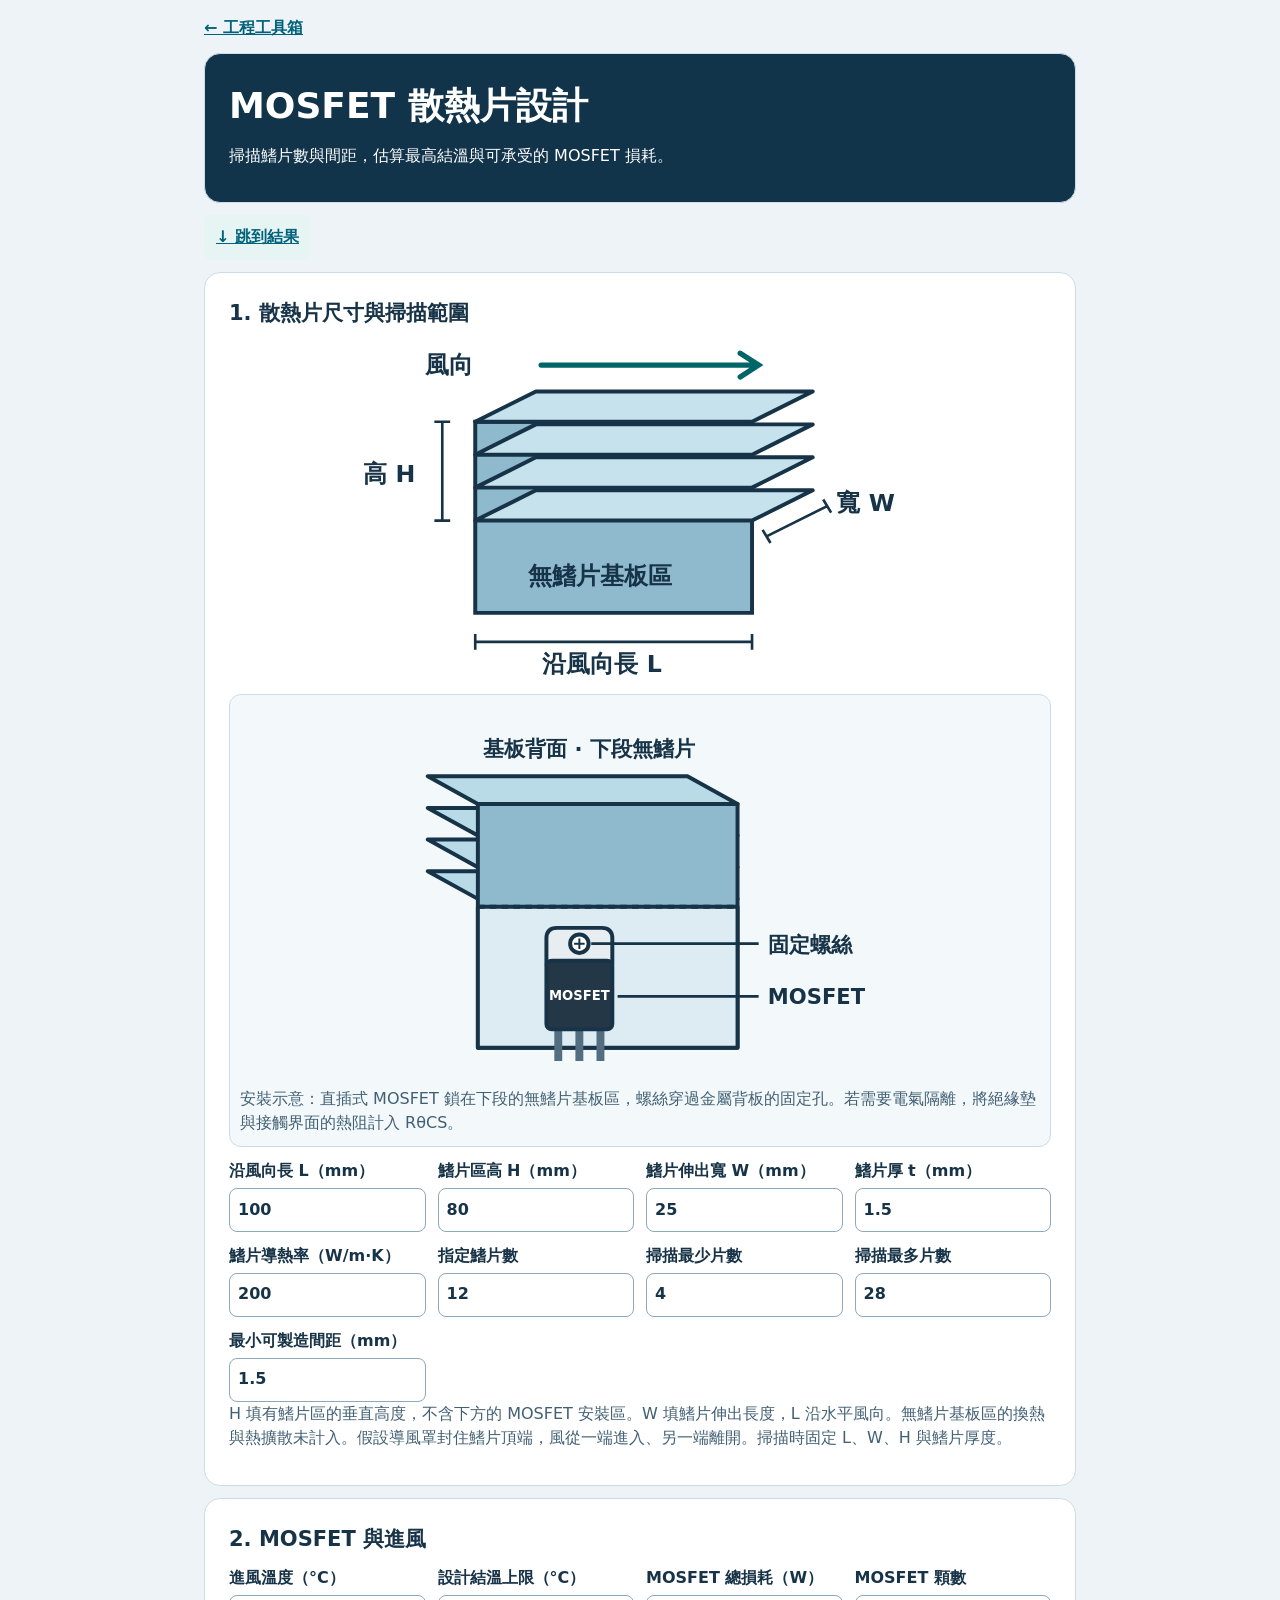
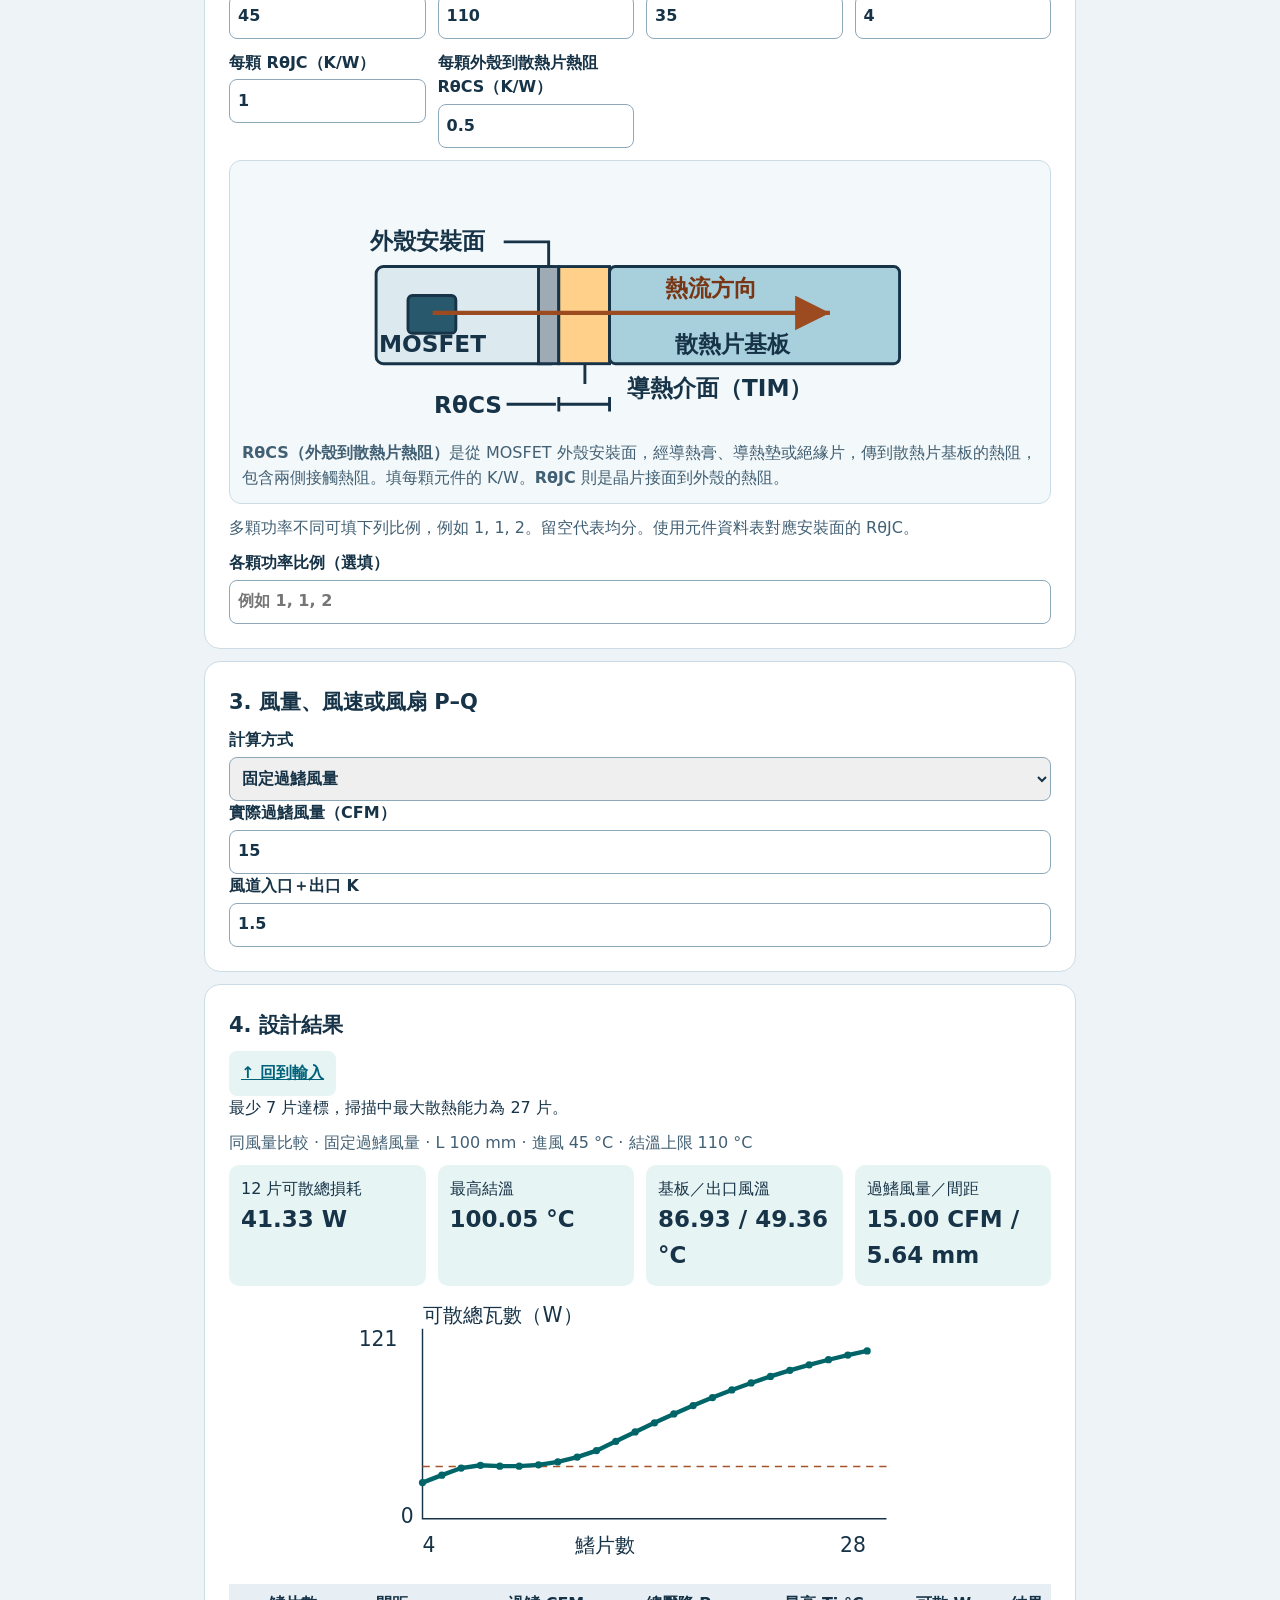
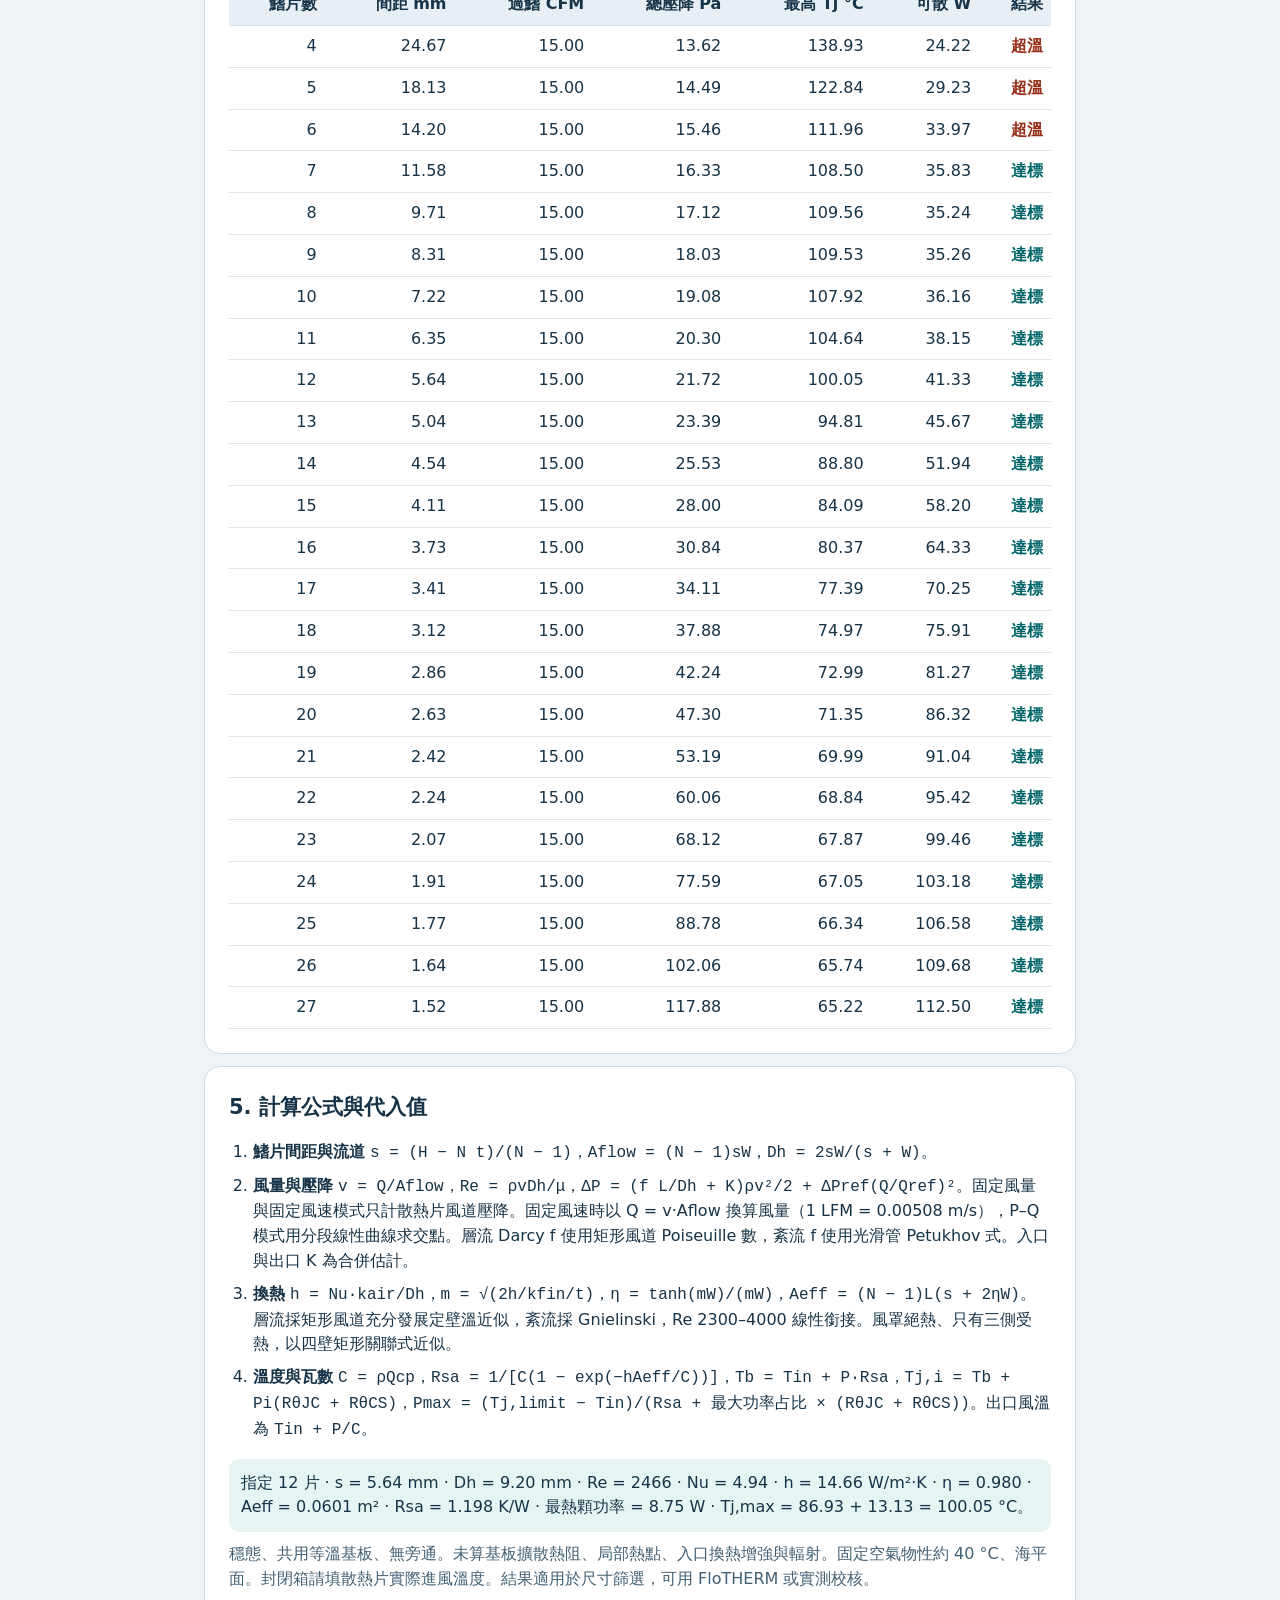
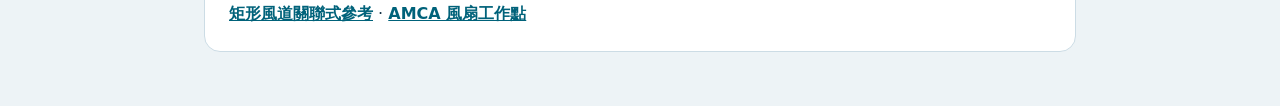
<file: mosfet-heatsink/index.html>
<!doctype html><html lang="zh-Hant"><head><meta charset="utf-8"><meta name="viewport" content="width=device-width,initial-scale=1"><title>MOSFET 散熱片設計</title><style>
*{box-sizing:border-box}body{margin:0;background:#edf3f6;color:#173347;font:16px/1.55 system-ui,sans-serif}main{max-width:900px;margin:auto;padding:16px 14px 48px}a{color:#00627a;font-weight:700}header,section{background:white;border:1px solid #ccdce5;border-radius:16px;padding:clamp(14px,3vw,24px);margin:12px 0}header{background:#12344b;color:white}h1,h2,p{margin:0 0 10px}h1{font-size:clamp(25px,5vw,36px)}h2{font-size:21px}small,.note{color:#426074}.grid{display:grid;gap:12px;grid-template-columns:repeat(auto-fit,minmax(min(155px,100%),1fr))}label{display:block;min-width:0;font-weight:700}input,select,textarea{width:100%;min-width:0;min-height:44px;margin-top:4px;padding:8px;border:1px solid #8da8b9;border-radius:8px;font:inherit;color:inherit}textarea{min-height:105px}.wide{grid-column:1/-1}.tile{padding:12px;background:#e7f4f4;border-radius:10px}.tile b{display:block;font-size:23px}.jump{display:inline-block;padding:10px 12px;background:#e7f4f4;border-radius:8px}.scroll{overflow:auto}table{width:100%;min-width:620px;border-collapse:collapse}th,td{padding:8px;text-align:right;white-space:nowrap;border-bottom:1px solid #dbe6ec}th{background:#e7eff4}.pass{color:#006568;font-weight:800}.bad{color:#962d18;font-weight:800}svg{display:block;width:100%;max-width:580px;margin:8px auto}code{white-space:normal;overflow-wrap:anywhere}ol{padding-left:24px}li{margin:8px 0}[hidden]{display:none!important}
</style></head><body><main><a href="../">← 工程工具箱</a><header><h1>MOSFET 散熱片設計</h1><p>掃描鰭片數與間距，估算最高結溫與可承受的 MOSFET 損耗。</p></header><a class="jump" href="#result">↓ 跳到結果</a>
<form id="inputs"><section><h2>1. 散熱片尺寸與掃描範圍</h2>
<svg viewBox="0 0 440 260" role="img" aria-label="直立基板與水平鰭片。L 為水平風向長度，H 為鰭片區的垂直高度，W 為鰭片從基板伸出的距離。">
<path d="M95 62h210v145H95z" fill="#8fb9cc" stroke="#173347" stroke-width="3"/>
<g fill="#c6e2ed" stroke="#173347" stroke-width="3" stroke-linejoin="round"><path d="M95 62h210l46-23H141z"/><path d="M95 87h210l46-23H141z"/><path d="M95 112h210l46-23H141z"/><path d="M95 137h210l46-23H141z"/></g>
<path d="M145 19h165m-14-9 14 9-14 9" fill="none" stroke="#006568" stroke-width="4" stroke-linecap="round"/>
<path d="M95 229h210m-210-6v12m210-12v12M70 62v75m-6-75h12m-12 75h12M316 149l46-23m-49 18 6 10m40-33 6 10" fill="none" stroke="#173347" stroke-width="2"/>
<g fill="#173347" font-size="18" font-weight="800"><text x="57" y="25">風向</text><text x="146" y="252">沿風向長 L</text><text x="10" y="108">高 H</text><text x="135" y="185">無鰭片基板區</text><text x="369" y="130">寬 W</text></g></svg>
<figure style="margin:12px 0;padding:10px;border:1px solid #ccdce5;border-radius:12px;background:#f3f8fa"><svg viewBox="0 0 440 277" role="img" aria-label="三腳 MOSFET 鎖在直立基板的背面，固定位置的另一面也沒有鰭片"><g stroke="#173347" stroke-linejoin="round" stroke-width="3"><g fill="#b8dbe7"><path d="M59 48h197l38 21H97z"/><path d="M59 72h197l38 21H97z"/><path d="M59 96h197l38 21H97z"/><path d="M59 120h197l38 21H97z"/></g><path d="M97 69h197v185H97z" fill="#8fb9cc"/><path d="M97 147h197v107H97z" fill="#dcecf2"/><path d="M97 147h197" stroke-dasharray="5 4"/></g><g transform="translate(0 61)"><g stroke="#173347" stroke-linejoin="round" stroke-width="3"><path d="M158 170v33m16-33v33m16-33v33" stroke="#536e80" stroke-width="6"/><path d="M149 130v-20q0-8 8-8h34q8 0 8 8v20z" fill="#e7edf0"/><circle cx="174" cy="114" r="7" fill="#fff"/><path d="M170 114h8m-4-4v8" stroke-width="1.5"/><rect x="149" y="127" width="50" height="52" rx="4" fill="#233746"/></g><text x="174" y="157" text-anchor="middle" fill="#fff" font-size="10" font-weight="800">MOSFET</text><path d="M183 114h127M203 154h107" fill="none" stroke="#173347" stroke-width="2"/><g fill="#173347" font-size="16" font-weight="800"><text x="317" y="120">固定螺絲</text><text x="317" y="160">MOSFET</text></g></g><text x="101" y="33" fill="#173347" font-size="16" font-weight="800">基板背面 · 下段無鰭片</text></svg><figcaption class="note">安裝示意：直插式 MOSFET 鎖在下段的無鰭片基板區，螺絲穿過金屬背板的固定孔。若需要電氣隔離，將絕緣墊與接觸界面的熱阻計入 RθCS。</figcaption></figure>
<div class="grid" id="geometry"></div><p class="note">H 填有鰭片區的垂直高度，不含下方的 MOSFET 安裝區。W 填鰭片伸出長度，L 沿水平風向。無鰭片基板區的換熱與熱擴散未計入。假設導風罩封住鰭片頂端，風從一端進入、另一端離開。掃描時固定 L、W、H 與鰭片厚度。</p></section>
<section><h2>2. MOSFET 與進風</h2><div class="grid" id="thermal"></div>
<figure style="margin:12px 0;padding:12px;border:1px solid #ccdce5;border-radius:12px;background:#f3f8fa">
<svg viewBox="0 0 400 174" role="img" aria-label="熱從 MOSFET 晶片往外殼、導熱介面、散熱片基板流動。RθCS 是外殼安裝面至散熱片基板的熱阻。">
<defs><marker id="cs-arrow" markerWidth="9" markerHeight="9" refX="8" refY="4" orient="auto"><path d="M0 0l8 4-8 4z" fill="#9c4a20"/></marker></defs>
<g stroke="#173347" stroke-width="2"><rect x="18" y="59" width="126" height="67" rx="5" fill="#dceaf0"/><rect x="40" y="79" width="33" height="26" rx="3" fill="#28586b"/><rect x="130" y="59" width="14" height="67" fill="#9eabb4"/><rect x="144" y="59" width="35" height="67" fill="#ffd089"/><rect x="179" y="59" width="200" height="67" rx="4" fill="#a7cfdc"/></g>
<path d="M57 91h274" stroke="#9c4a20" stroke-width="3" marker-end="url(#cs-arrow)"/>
<path d="M137 59V42H106m56 84v14m-18 9v10m0-5h35m0-5v10" fill="none" stroke="#173347" stroke-width="2"/>
<g fill="#173347" font-size="16" font-weight="700"><text x="14" y="47">外殼安裝面</text><text x="20" y="118">MOSFET</text><text x="224" y="118">散熱片基板</text><text x="217" y="79" fill="#793615">熱流方向</text><text x="191" y="148">導熱介面（TIM）</text><text x="58" y="160">RθCS</text></g>
<path d="M108 154h34" stroke="#173347" stroke-width="2"/>
</svg>
<figcaption class="note"><strong>RθCS（外殼到散熱片熱阻）</strong>是從 MOSFET 外殼安裝面，經導熱膏、導熱墊或絕緣片，傳到散熱片基板的熱阻，包含兩側接觸熱阻。填每顆元件的 K/W。<strong>RθJC</strong> 則是晶片接面到外殼的熱阻。</figcaption></figure><p class="note">多顆功率不同可填下列比例，例如 1, 1, 2。留空代表均分。使用元件資料表對應安裝面的 RθJC。</p><label>各顆功率比例（選填）<input id="shares" placeholder="例如 1, 1, 2"></label></section>
<section><h2>3. 風量、風速或風扇 P–Q</h2><label>計算方式<select id="mode"><option value="flow">固定過鰭風量</option><option value="speed">固定鰭片間風速</option><option value="pq">風扇 P–Q 曲線</option></select></label><div class="grid" id="flow-fields"></div><div id="speed-panel" hidden><div class="grid"><div id="speed-fields"></div><label>風速單位<select id="speed-unit"><option value="m/s">m/s</option><option value="LFM">LFM（ft/min）</option></select></label></div><p class="note">填鰭片間流道的平均風速。每組鰭片依淨流通面積重新換算風量。</p></div><div id="pq-fields" hidden><label>P–Q 曲線，每行一組 CFM, Pa<textarea id="pq" spellcheck="false">0, 70
10, 61
20, 47
30, 27
40, 0</textarea></label><div class="grid" id="loss-fields"></div><p class="note">示例曲線請換成實際風扇資料。使用同轉速、同密度的靜壓曲線，需涵蓋零風量與自由送風端。回風壓降以指定參考風量換算，排除已計入的鰭片風道。</p></div></section></form>
<section id="result"><h2>4. 設計結果</h2><a class="jump" href="#inputs">↑ 回到輸入</a><p id="status" role="status"></p><div id="output" hidden><p id="summary" class="note"></p><div id="tiles" class="grid"></div><svg id="plot" viewBox="0 0 400 195" role="img" aria-label="鰭片數與可散總瓦數曲線"></svg><div class="scroll" tabindex="0" role="region" aria-label="鰭片掃描結果"><table><thead><tr><th>鰭片數</th><th>間距 mm</th><th>過鰭 CFM</th><th>總壓降 Pa</th><th>最高 Tj °C</th><th>可散 W</th><th>結果</th></tr></thead><tbody id="rows"></tbody></table></div></div></section>
<section><h2>5. 計算公式與代入值</h2><ol>
<li><b>鰭片間距與流道</b> <code>s = (H − N t)/(N − 1)，Aflow = (N − 1)sW，Dh = 2sW/(s + W)</code>。</li>
<li><b>風量與壓降</b> <code>v = Q/Aflow，Re = ρvDh/μ，ΔP = (f L/Dh + K)ρv²/2 + ΔPref(Q/Qref)²</code>。固定風量與固定風速模式只計散熱片風道壓降。固定風速時以 Q = v·Aflow 換算風量（1 LFM = 0.00508 m/s），P–Q 模式用分段線性曲線求交點。層流 Darcy f 使用矩形風道 Poiseuille 數，紊流 f 使用光滑管 Petukhov 式。入口與出口 K 為合併估計。</li>
<li><b>換熱</b> <code>h = Nu·kair/Dh，m = √(2h/kfin/t)，η = tanh(mW)/(mW)，Aeff = (N − 1)L(s + 2ηW)</code>。層流採矩形風道充分發展定壁溫近似，紊流採 Gnielinski，Re 2300–4000 線性銜接。風罩絕熱、只有三側受熱，以四壁矩形關聯式近似。</li>
<li><b>溫度與瓦數</b> <code>C = ρQcp，Rsa = 1/[C(1 − exp(−hAeff/C))]，Tb = Tin + P·Rsa，Tj,i = Tb + Pi(RθJC + RθCS)，Pmax = (Tj,limit − Tin)/(Rsa + 最大功率占比 × (RθJC + RθCS))</code>。出口風溫為 <code>Tin + P/C</code>。</li>
</ol><p id="substitution" class="tile" hidden></p><p class="note">穩態、共用等溫基板、無旁通。未算基板擴散熱阻、局部熱點、入口換熱增強與輻射。固定空氣物性約 40 °C、海平面。封閉箱請填散熱片實際進風溫度。結果適用於尺寸篩選，可用 FloTHERM 或實測校核。</p><a href="https://www.witpress.com/Secure/elibrary/papers/HT12/HT12005FU1.pdf">矩形風道關聯式參考</a> · <a href="https://www.amca.org/educate/articles-and-technical-papers/amca-inmotion-articles/straightening-out-fan-curves.html">AMCA 風扇工作點</a></section>
</main><script>
const get=id=>document.getElementById(id);
const field=([id,label,v,min,max,step='any'])=>'<label>'+label+'<input id="'+id+'" type="number" required value="'+v+'" min="'+min+'" max="'+max+'" step="'+step+'"></label>';
const groups={
 geometry:[['l','沿風向長 L（mm）',100,10,500],['w','鰭片區高 H（mm）',80,10,500],['h','鰭片伸出寬 W（mm）',25,3,150],['t','鰭片厚 t（mm）',1.5,.3,10],['k','鰭片導熱率（W/m·K）',200,10,430],['n','指定鰭片數',12,2,100,1],['lo','掃描最少片數',4,2,100,1],['hi','掃描最多片數',28,2,100,1],['gap','最小可製造間距（mm）',1.5,.5,50]],
 thermal:[['tin','進風溫度（°C）',45,-20,125],['limit','設計結溫上限（°C）',110,0,200],['p','MOSFET 總損耗（W）',35,0,3000],['count','MOSFET 顆數',4,1,50,1],['jc','每顆 RθJC（K/W）',1,0,100],['cs','每顆外殼到散熱片熱阻 RθCS（K/W）',.5,0,100]],
 'flow-fields':[['flow','實際過鰭風量（CFM）',15,.01,2000]],
 'speed-fields':[['speed','鰭片間平均風速',3,.01,100]],
 'loss-fields':[['qref','參考風量（CFM）',20,.01,2000],['pref','參考回風壓降（Pa）',0,0,10000]]};
for(const [id,fields] of Object.entries(groups))get(id).innerHTML=fields.map(field).join('');
get('flow-fields').insertAdjacentHTML('afterend', '<div class="grid">'+field(['minor','風道入口＋出口 K',1.5,0,20])+'</div>');
const rho=1.127, mu=1.92e-5, ka=.0273, cp=1007, pr=mu*cp/ka, cfm=.00047194745;
const f=(n,d=2)=>n.toFixed(d);
function estimate(x,n,curve,share){
 const s=(x.w-n*x.t)/(n-1);
 if(s<x.gap-1e-9)return null;
 const L=x.l/1000,H=x.h/1000,t=x.t/1000,S=s/1000,A=(n-1)*S*H,D=2*S*H/(S+H);
 const a=Math.min(H,S)/Math.max(H,S);
 const po=96*(1-1.3553*a+1.9467*a**2-1.7012*a**3+.9564*a**4-.2537*a**5);
 const nu0=7.541*(1-2.610*a+4.970*a**2-5.119*a**3+2.702*a**4-.548*a**5);
 function flow(q){
  if(q===0)return {dp:0};
  const v=q*cfm/A,re=rho*v*D/mu,b=Math.max(0,Math.min(1,(re-2300)/1700));
  const ft=b?(0.79*Math.log(re)-1.64)**-2:0;
  const friction=(1-b)*po/re+b*ft;
  const nuT=b?(ft/8)*(re-1000)*pr/(1+12.7*Math.sqrt(ft/8)*(pr**(2/3)-1)):0;
  return {v,re,nu:(1-b)*nu0+b*nuT,dp:(friction*L/D+x.minor)*rho*v*v/2+(curve?x.pref*(q/x.qref)**2:0)};
 }
 let q=x.speed===undefined?x.flow:x.speed*A/cfm;
 if(curve){
  let lo=0,hi=curve.at(-1)[0];
  for(let i=0;i<45;i++){
   const mid=(lo+hi)/2;
   const j=curve.findIndex(([q])=>q>=mid);
   const [q0,p0]=curve[j-1],[q1,p1]=curve[j];
   const p=p0+(p1-p0)*(mid-q0)/(q1-q0);
   if(p>flow(mid).dp)lo=mid;else hi=mid;
  }
  q=(lo+hi)/2;
 }
 const {v,re,nu,dp}=flow(q),h=nu*ka/D,mH=Math.sqrt(2*h/(x.k*t))*H,eta=Math.tanh(mH)/mH;
 const area=(n-1)*L*(S+2*eta*H),C=rho*q*cfm*cp;
 const rsa=1/(-C*Math.expm1(-h*area/C));
 const totalR=rsa+share*(x.jc+x.cs);
 return {n,s,q,v,re,nu,dp,h,eta,area,C,rsa,totalR,D,base:x.tin+x.p*rsa,out:x.tin+x.p/C,j:x.tin+x.p*totalR,watts:(x.limit-x.tin)/totalR};
}
function parsePQ(value){
 const points=value.trim().split(/\n/).filter(l=>l.trim()).map(l=>l.trim().split(/[\s,;]+/).map(Number));
 if(points.length<3||points.some(p=>p.length!==2||p.some(v=>!Number.isFinite(v)||v<0))||points[0][0]!==0||points[0][1]<=0||points.at(-1)[1]!==0||points.some(([q,p],i)=>i&&(q<=points[i-1][0]||p>points[i-1][1])))return null;
 return points;
}
const metresPerSecond = {'m/s':1,LFM:0.00508};
let speedUnit = 'm/s';
function render(){
 const mode=get('mode').value;
 const fan=mode==='pq';
 get('pq-fields').hidden=!fan;get('flow-fields').hidden=mode!=='flow';get('speed-panel').hidden=mode!=='speed';
 const fail=message=>{get('status').textContent=message;get('output').hidden=true;get('substitution').hidden=true;};
 const fields=[...get('inputs').querySelectorAll('input[type=number]')].filter(e=>!e.closest('[hidden]'));
 if(fields.some(e=>!e.validity.valid))return fail('請檢查數值範圍及必填欄位。');
 const x=Object.fromEntries(fields.map(e=>[e.id,e.valueAsNumber]));
 if(mode==='speed')x.speed*=metresPerSecond[speedUnit];
 if(x.limit<=x.tin||x.hi<x.lo)return fail('結溫上限需高於進風溫度，且掃描上限需不小於下限。');
 const raw=get('shares').value.trim();
 const shares=raw?raw.split(/[\s,;]+/).map(Number):Array(x.count).fill(1);
 const sum=shares.reduce((a,b)=>a+b,0);
 if(shares.length!==x.count||!Number.isFinite(sum)||sum<=0||shares.some(v=>!Number.isFinite(v)||v<0))return fail('請填與 MOSFET 顆數相同的非負功率比例，合計須大於 0。');
 const curve=fan?parsePQ(get('pq').value):null;
 if(fan&&!curve)return fail('請填至少三組 P–Q 資料，風量遞增且壓力不增加，從 0 CFM 到 0 Pa。');
 const share=Math.max(...shares)/sum;
 const rows=Array.from({length:x.hi-x.lo+1},(_,i)=>estimate(x,x.lo+i,curve,share)).filter(Boolean);
 const selected=estimate(x,x.n,curve,share);
 if(!rows.length&&!selected)return fail('目前寬度、鰭片厚度與最小間距放不下這些鰭片。');
 const best=rows.reduce((a,b)=>!a||b.watts>a.watts?b:a,null);
 const min=rows.find(r=>r.j<=x.limit);
 get('status').textContent=rows.length?(min?'最少 '+min.n+' 片達標，掃描中最大散熱能力為 '+best.n+' 片。':'掃描範圍內沒有達標方案。'):'掃描範圍內沒有可製造的方案。';
 get('output').hidden=false;
 get('summary').textContent=(fan?'同一顆風扇 · 每組重算工作點':mode==='speed'?'同風速比較 · '+get('speed').value+' '+speedUnit:'同風量比較 · 固定過鰭風量')+' · L '+x.l+' mm · 進風 '+x.tin+' °C · 結溫上限 '+x.limit+' °C';
 const tiles=selected?[[x.n+' 片可散總損耗',f(selected.watts)+' W'],['最高結溫',f(selected.j)+' °C'],['基板／出口風溫',f(selected.base)+' / '+f(selected.out)+' °C'],['過鰭風量／間距',f(selected.q)+' CFM / '+f(selected.s)+' mm']]:[['指定片數','間距不足']];
 get('tiles').innerHTML=tiles.map(([k,v])=>'<div class="tile">'+k+'<b>'+v+'</b></div>').join('');
 get('rows').innerHTML=rows.map(r=>'<tr><td>'+[r.n,f(r.s),f(r.q),f(r.dp),f(r.j),f(r.watts)].join('</td><td>')+'</td><td class="'+(r.j<=x.limit?'pass':'bad')+'">'+(r.j<=x.limit?'達標':'超溫')+'</td></tr>').join('');
 const ymax=Math.max(1,x.p,...rows.map(r=>r.watts))*1.08, Y=v=>155-125*v/ymax, X=n=>x.lo===x.hi?210:50+320*(n-x.lo)/(x.hi-x.lo);
 get('plot').innerHTML=rows.length?'<path d="M50 24V155H370" fill="none" stroke="#173347"/><path d="M50 '+Y(x.p)+'H370" stroke="#a3532a" stroke-dasharray="5 4"/><polyline fill="none" stroke="#006568" stroke-width="3" points="'+rows.map(r=>X(r.n)+','+Y(r.watts)).join(' ')+'"/>'+rows.map(r=>'<circle cx="'+X(r.n)+'" cy="'+Y(r.watts)+'" r="2.5" fill="#006568"/>').join('')+'<g fill="#173347" font-size="14"><text x="50" y="19">可散總瓦數（W）</text><text x="6" y="36">'+f(ymax,0)+'</text><text x="35" y="158">0</text><text x="50" y="178">'+x.lo+'</text><text x="338" y="178">'+x.hi+'</text><text x="155" y="178">鰭片數</text></g>':'';
 get('plot').hidden=!rows.length;
 const r=selected;
 get('substitution').hidden=!r;
 if(r)get('substitution').textContent='指定 '+r.n+' 片 · s = '+f(r.s)+' mm · Dh = '+f(r.D*1000)+' mm · Re = '+f(r.re,0)+' · Nu = '+f(r.nu)+' · h = '+f(r.h)+' W/m²·K · η = '+f(r.eta,3)+' · Aeff = '+f(r.area,4)+' m² · Rsa = '+f(r.rsa,3)+' K/W · 最熱顆功率 = '+f(x.p*share)+' W · Tj,max = '+f(r.base)+' + '+f(x.p*share*(x.jc+x.cs))+' = '+f(r.j)+' °C。';
}
get('inputs').addEventListener('input',event=>{
 if(event.target===get('speed-unit')){
  const field=get('speed');
  const next=event.target.value;
  const convert=value=>Number((value*metresPerSecond[speedUnit]/metresPerSecond[next]).toPrecision(14));
  const value=field.valueAsNumber;
  field.min=convert(Number(field.min));
  field.max=convert(Number(field.max));
  if(Number.isFinite(value))field.value=convert(value);
  speedUnit=next;
 }
 render();
});
get('inputs').addEventListener('submit',e=>e.preventDefault());
render();
</script></body></html>
</file>
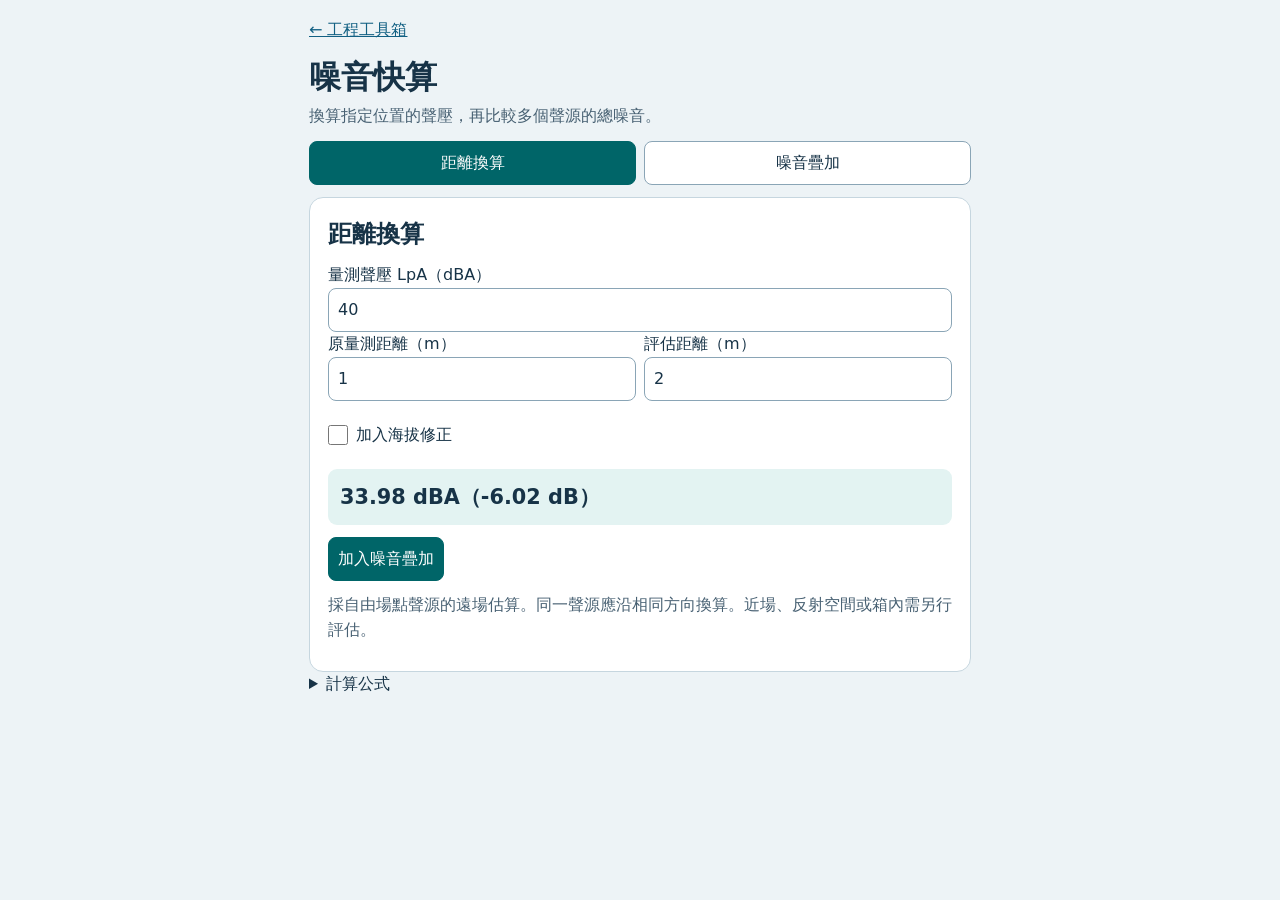
<file: noise-quick/index.html>
<!doctype html>
<html lang="zh-Hant"><meta charset="utf-8"><meta name="viewport" content="width=device-width,initial-scale=1"><title>噪音快算</title>
<style>
*{box-sizing:border-box}body{margin:0;background:#edf3f6;color:#173347;font:16px/1.55 system-ui,sans-serif}main{max-width:690px;margin:auto;padding:18px 14px 40px}a{color:#126083}h1{margin:10px 0 2px}h2,p{margin:0 0 10px}.muted,small{color:#486173}section{padding:18px;border:1px solid #c6d6df;border-radius:14px;background:white;margin-top:12px}button,input,select{font:inherit;min-height:44px;border:1px solid #8aa5b6;border-radius:8px;padding:6px 9px;color:inherit;background:white}button{cursor:pointer}button[aria-pressed=true],.primary{background:#006568;color:white;border-color:#006568}button:disabled{opacity:.5}nav,.actions{display:flex;flex-wrap:wrap;gap:8px;margin:12px 0}nav button{flex:1}label{display:block}input,select{width:100%;min-width:0}output{display:block;margin:12px 0;background:#e3f3f2;padding:12px;border-radius:9px;font-size:1.3rem;font-weight:700;overflow-wrap:anywhere}.grid,.source{display:grid;gap:8px;grid-template-columns:repeat(2,minmax(0,1fr))}.source{grid-template-columns:minmax(0,1fr) minmax(0,1fr) auto;align-items:end;margin:10px 0}.source small{grid-column:1/-1}hr{border:0;border-top:1px solid #d3e0e6}input:focus,button:focus-visible,select:focus{outline:2px solid #006568;outline-offset:2px}
.check{display:flex;align-items:center;gap:8px;margin:12px 0;width:fit-content;min-height:44px}.check input{width:20px;min-height:20px;margin:0}#alt-fields p{margin-top:8px}
</style>
<main>
<a href="../">← 工程工具箱</a><h1>噪音快算</h1><p class="muted">換算指定位置的聲壓，再比較多個聲源的總噪音。</p>
<nav aria-label="計算模式"><button type="button" data-mode="distance" aria-controls="distance" aria-pressed="true">距離換算</button><button type="button" data-mode="sum" aria-controls="sum" aria-pressed="false">噪音疊加</button></nav>
<section id="distance">
<h2>距離換算</h2><label>量測聲壓 LpA（dBA）<input id="level" type="number" step="any" value="40"></label>
<div class="grid"><label>原量測距離（m）<input id="from" type="number" step="any" value="1"></label><label>評估距離（m）<input id="to" type="number" step="any" value="2"></label></div>
<label class="check"><input id="alt-enabled" type="checkbox" aria-controls="alt-fields"> 加入海拔修正</label>
<div id="alt-fields" hidden><label>海拔單位<select id="alt-unit"><option value="m">m</option><option value="ft">ft</option></select></label><div class="grid"><label>原量測海拔<input id="alt-from" type="number" min="0" max="11000" step="any" value="0"></label><label>評估海拔<input id="alt-to" type="number" min="0" max="11000" step="any" value="3000"></label></div>
<p class="muted"><span id="alt-range">適用 0–11,000 m。</span>以標準大氣估算，假設聲源聲功率及指向性相同。實際風扇轉速、工作點和聲功率變化需另行評估。</p></div>
<output id="distance-result" aria-live="polite"></output><p id="distance-breakdown" class="muted" hidden></p><button type="button" class="primary" id="transfer">加入噪音疊加</button>
<p class="muted" style="margin-top:12px">採自由場點聲源的遠場估算。同一聲源應沿相同方向換算。近場、反射空間或箱內需另行評估。</p>
</section>
<section id="sum" hidden>
<h2>噪音疊加</h2><label>聲學量<select id="basis"><option value="LpA">聲壓 LpA（dBA）</option><option value="LwA">聲功率 LwA（dBA）</option></select></label>
<p id="basis-note" class="muted"></p><div id="sources"></div><div class="actions"><button type="button" id="add">＋聲源</button></div>
<output id="sum-result" aria-live="polite"></output><p class="muted">以能量相加估算彼此不相干的聲源。數量表示具有相同聲級的一組設備。</p>
</section>
<details><summary>計算公式</summary><p>距離換算：L₂ = L₁ − 20 log₁₀(r₂/r₁)。</p><p>海拔修正：ΔL = 10 log₁₀[(ρ₂c₂)/(ρ₁c₁)]。由標準大氣的氣壓、溫度估算空氣聲阻抗 ρc。這項換算比較兩個不同海拔的設備環境，未計入長距離傳播的大氣吸收或折射。</p><p><a href="https://www.grc.nasa.gov/www/k-12/airplane/atmosmet.html">NASA 對流層大氣模型</a> · <a href="https://personalpages.manchester.ac.uk/staff/richard.baker/BasicAcoustics/3_sound_intensity_and_pressure.html">曼徹斯特大學聲強與聲壓關係</a></p><p>噪音疊加：L總 = 10 log₁₀(Σ nᵢ × 10^(Lᵢ/10))。</p></details>
</main>
<script>
'use strict';
const get = id => document.getElementById(id);
const basis = get('basis');
const sources = get('sources');
const lists = {LpA:[],LwA:[]};
const tabs = document.querySelectorAll('[data-mode]');
const fmt = value => value.toFixed(2);
function show(mode) {
  for (const tab of tabs) {
    const active = tab.dataset.mode === mode;
    tab.setAttribute('aria-pressed',active);
    get(tab.dataset.mode).hidden = !active;
  }
}
const altitudeScale = unit => unit === 'ft' ? 0.3048 : 1;
const altitudeRange = unit => unit === 'ft' ? '0–36,089.24 ft' : '0–11,000 m';
function atmosphere(height) {
  const temperature = 288.14 - 0.00649*height;
  const pressure = 101.29*(temperature/288.08)**5.256;
  const density = pressure/(0.2869*temperature);
  const soundSpeed = Math.sqrt(1.4*286.9*temperature);
  return {pressure,impedance:density*soundSpeed};
}
function distance() {
  const level = get('level').valueAsNumber;
  const from = get('from').valueAsNumber;
  const to = get('to').valueAsNumber;
  const altitude = get('alt-enabled').checked;
  const start = get('alt-from').valueAsNumber;
  const end = get('alt-to').valueAsNumber;
  const unit = get('alt-unit').value;
  const scale = altitudeScale(unit);
  const inRange = height => height>=0 && height*scale<=11000+1e-8;
  const validAltitude = !altitude || (inRange(start) && inRange(end));
  const distanceChange = 20*(Math.log10(from)-Math.log10(to));
  let altitudeChange = 0;
  let pressureNote = '';
  if (altitude && validAltitude) {
    const original = atmosphere(start*scale);
    const target = atmosphere(end*scale);
    altitudeChange = 10*Math.log10(target.impedance/original.impedance);
    pressureNote = ' · 氣壓 '+original.pressure.toFixed(1)+' → '+target.pressure.toFixed(1)+' kPa';
  }
  const change = distanceChange+altitudeChange;
  const result = level+change;
  const valid = from>0 && to>0 && Number.isFinite(result) && validAltitude;
  const signed = value => (value>=0?'+':'')+fmt(value)+' dB';
  get('distance-result').textContent = valid
    ? fmt(result)+' dBA（'+signed(change)+'）'
    : validAltitude ? '請輸入有效聲壓及大於 0 的距離。' : '請輸入 '+altitudeRange(unit)+' 內的兩個海拔。';
  const breakdown = get('distance-breakdown');
  breakdown.hidden = !altitude || !valid;
  breakdown.textContent = '距離 '+signed(distanceChange)+' · 海拔 '+signed(altitudeChange)+pressureNote;
  get('transfer').disabled = !valid;
  return valid ? {level:result,note:'距離 '+from+' → '+to+' m'+(altitude?' · 海拔 '+start+' → '+end+' '+unit:'')} : null;
}
function total(rows) {
  const adjusted = rows.map(row => row.level + 10*Math.log10(row.count));
  const max = Math.max(...adjusted);
  return max + 10*Math.log10(adjusted.reduce((sum,level)=>sum+10**((level-max)/10),0));
}
function updateSum() {
  const rows = lists[basis.value];
  const valid = rows.length && rows.every(row => Number.isFinite(row.level) && Number.isSafeInteger(row.count) && row.count>0);
  get('sum-result').textContent = valid ? fmt(total(rows))+' dBA · '+basis.value : '請加入聲源並填寫聲級與正整數數量。';
}
function draw() {
  const rows = lists[basis.value];
  get('basis-note').textContent = basis.value === 'LpA'
    ? '聲壓請統一到同一個接收點。各聲源到該點的距離可以不同。'
    : '請輸入各設備的聲功率，聲功率不做距離修正。';
  sources.replaceChildren();
  rows.forEach((row,i) => {
    const line = document.createElement('div');
    line.className = 'source';
    line.innerHTML = '<label>聲源 '+(i+1)+'（dBA）<input type="number" step="any"></label><label>數量<input type="number" min="1" step="1"></label><button type="button">刪除</button>';
    const [level,count] = line.querySelectorAll('input');
    level.value = Number.isFinite(row.level)?row.level:'';
    count.value = Number.isFinite(row.count)?row.count:'';
    level.oninput = () => {row.level=level.valueAsNumber;updateSum();};
    count.oninput = () => {row.count=count.valueAsNumber;updateSum();};
    const remove = line.querySelector('button');
    remove.setAttribute('aria-label','刪除聲源 '+(i+1));
    remove.onclick = () => {rows.splice(i,1);draw();};
    if (row.note) {
      const note = document.createElement('small');
      note.textContent = row.note;
      line.append(note);
    }
    sources.append(line);
  });
  updateSum();
}
for (const tab of tabs) tab.onclick = () => show(tab.dataset.mode);
for (const id of ['level','from','to','alt-from','alt-to']) get(id).oninput = distance;
get('alt-enabled').onchange = () => {
  get('alt-fields').hidden = !get('alt-enabled').checked;
  distance();
};
let previousAltitudeUnit = get('alt-unit').value;
get('alt-unit').onchange = () => {
  const unit = get('alt-unit').value;
  const factor = altitudeScale(previousAltitudeUnit)/altitudeScale(unit);
  for (const id of ['alt-from','alt-to']) {
    const field = get(id);
    const height = field.valueAsNumber;
    if (Number.isFinite(height)) field.value = Number((height*factor).toPrecision(14));
    field.max = 11000/altitudeScale(unit);
  }
  get('alt-range').textContent = '適用 '+altitudeRange(unit)+'。';
  previousAltitudeUnit = unit;
  distance();
};
basis.onchange = draw;
get('add').onclick = () => {
  lists[basis.value].push({level:NaN,count:1});
  draw();
  sources.lastElementChild.querySelector('input').focus();
};
get('transfer').onclick = () => {
  const reading = distance();
  if (!reading) return;
  lists.LpA.push({level:reading.level,count:1,note:reading.note});
  basis.value='LpA';
  draw();
  show('sum');
};
distance();
draw();
</script></html>
</file>
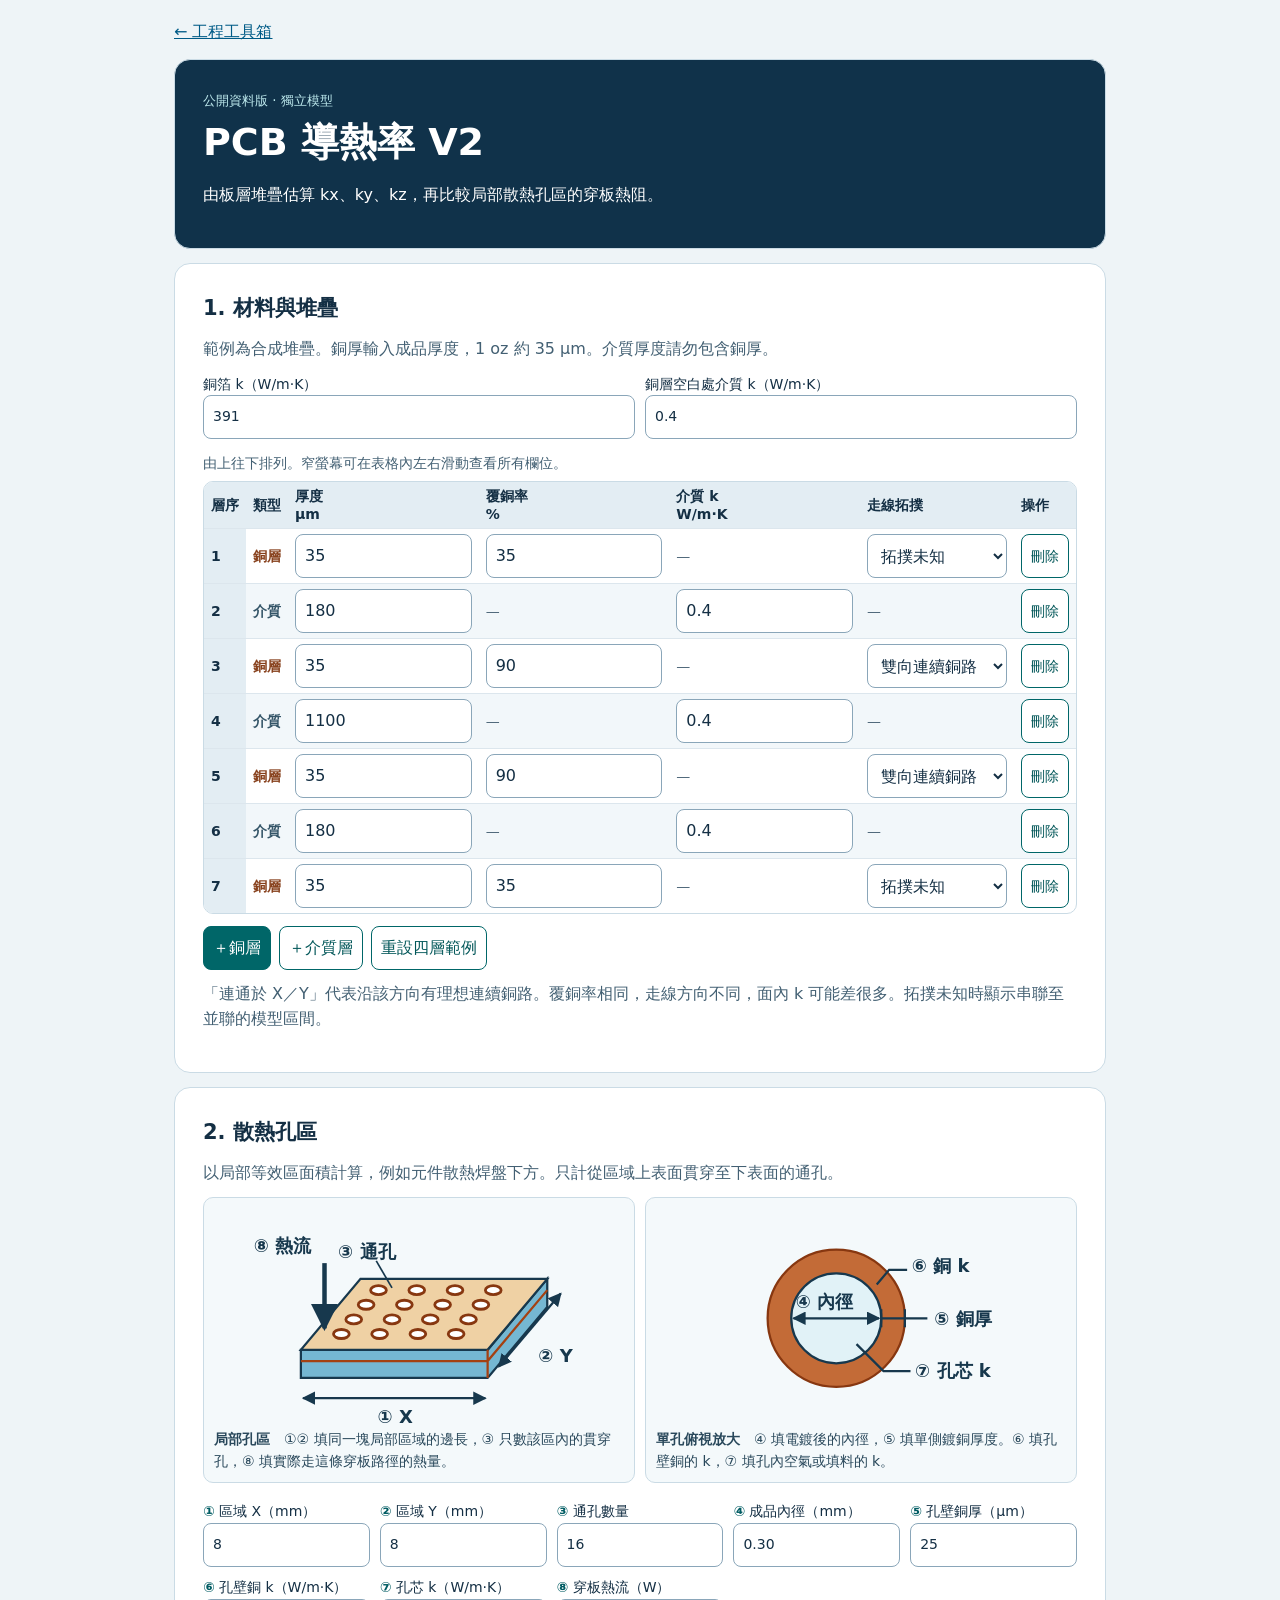
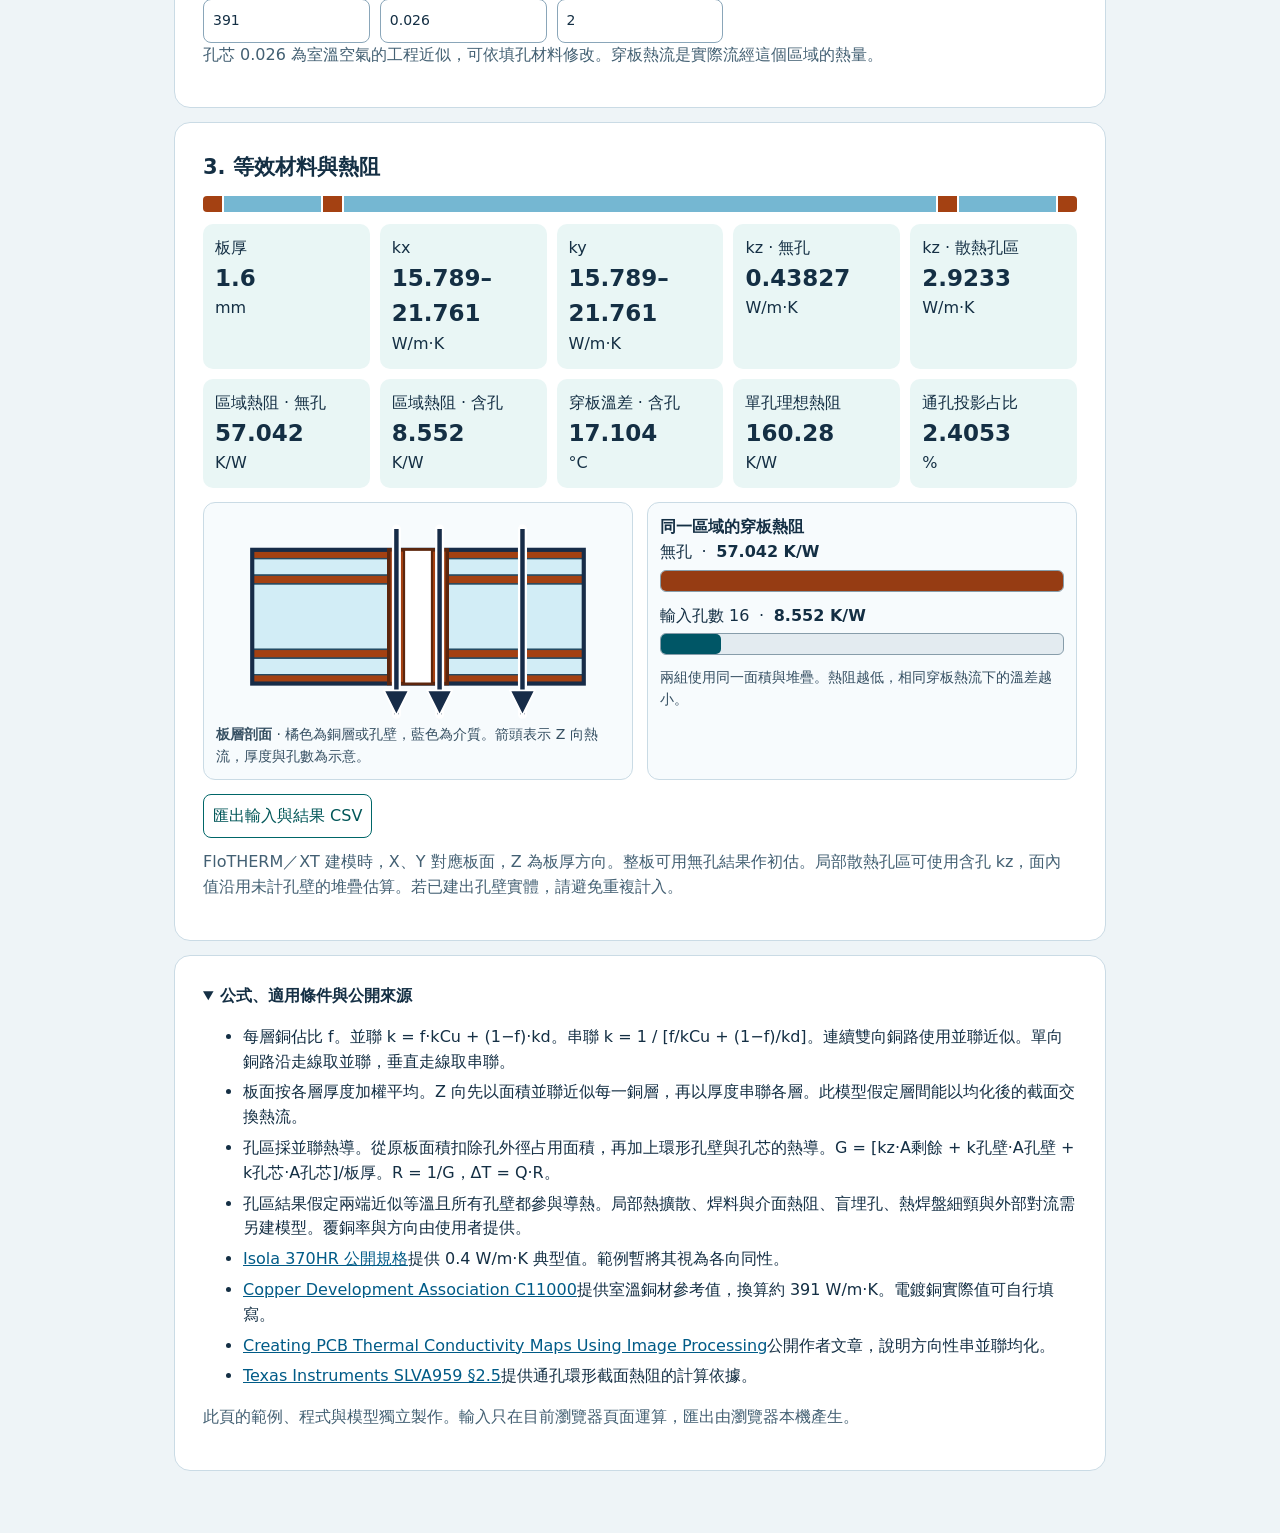
<file: pcb-k-v2/index.html>
<!doctype html>
<html lang="zh-Hant">
<meta charset="utf-8">
<meta name="viewport" content="width=device-width,initial-scale=1">
<title>PCB 導熱率 V2｜公開資料版</title>
<style>
*{box-sizing:border-box}body{margin:0;background:#eef4f7;color:#142f44;font:16px/1.55 system-ui,sans-serif}main{max-width:960px;margin:auto;padding:20px 14px 48px}header,section{background:white;border:1px solid #cadbe5;border-radius:16px;padding:clamp(14px,3vw,28px);margin:14px 0}header{background:#10324a;color:white}h1,h2,p{margin:0 0 12px}h1{font-size:clamp(25px,5vw,38px)}h2{font-size:21px}small,.note{color:#436073}header small{color:#bde9ed}.grid,.results{display:grid;gap:10px;grid-template-columns:repeat(auto-fit,minmax(min(140px,100%),1fr))}label{display:block;font-size:14px}input,select,button{font:inherit;min-height:44px;border-radius:8px;border:1px solid #8aa6b9;padding:6px 9px}input,select{display:block;width:100%;min-width:0;background:white;color:#142f44}button{background:#006668;color:white;border-color:#006668;cursor:pointer}button.secondary{background:white;color:#005658}.actions{display:flex;flex-wrap:wrap;gap:8px;margin:12px 0}.metric{background:#e9f6f5;border-radius:10px;padding:12px;min-width:0}.metric b{display:block;font-size:23px;overflow-wrap:anywhere}.error{color:#a12320}.stack{display:flex;height:16px;gap:2px;margin:12px 0;overflow:hidden;border-radius:4px}.stack span{min-width:2px}a{color:#005b87}summary{cursor:pointer;font-weight:700}li{margin:6px 0}.visuals{display:grid;grid-template-columns:repeat(auto-fit,minmax(min(290px,100%),1fr));gap:14px;margin:14px 0}.visuals figure{margin:0;padding:12px;border:1px solid #cadbe5;border-radius:12px;background:#f7fbfd}.visuals svg{display:block;width:100%;height:auto}.visuals figcaption{font-size:14px;color:#344e61}.bar{height:22px;border:1px solid #879daa;border-radius:6px;background:#e3ebf0;margin:5px 0 12px}.bar span{height:100%;display:block;border-radius:5px;background:#005666}.bar-base span{background:#963c13}button:disabled{opacity:.5;cursor:default}
.stack-hint{font-size:14px;color:#436073;margin:14px 0 6px}.stack-scroll{max-width:100%;overflow-x:auto;border:1px solid #cadbe5;border-radius:10px}.stack-scroll:focus-visible{outline:2px solid #006668;outline-offset:2px}.layer-table{width:100%;min-width:610px;border-collapse:separate;border-spacing:0;font-size:14px}.layer-table th,.layer-table td{padding:5px 7px;text-align:left;border-bottom:1px solid #dce6ed}.layer-table thead th{background:#e3edf3;white-space:nowrap;line-height:1.3}.layer-table tbody tr:nth-child(even){background:#f2f7fa}.layer-table tbody tr:last-child>*{border-bottom:0}.layer-table th:first-child{position:sticky;left:0;background:#e3edf3;white-space:nowrap}.layer-table input{min-width:64px;font-size:16px}.layer-table select{min-width:140px;font-size:16px}.layer-table button,.layer-kind{white-space:nowrap}.layer-kind{color:#345568;font-weight:700}[data-kind="cu"] .layer-kind{color:#88421e}.unused{color:#526a7c}
.bar-label{display:flex;align-items:baseline;flex-wrap:wrap;gap:4px .6rem}.bar-label strong{white-space:nowrap}
.via-guide{display:grid;grid-template-columns:repeat(auto-fit,minmax(min(100%,265px),1fr));gap:10px;margin:12px 0 18px}.via-guide figure{margin:0;min-width:0;padding:10px;border:1px solid #cadbe5;border-radius:10px;background:#f4f9fb}.via-guide svg{display:block;width:100%;max-width:360px;height:auto;margin:auto}.via-guide figcaption{font-size:14px;color:#29485b}.guide-label{fill:#17384d;font-size:16px;font-weight:700}.via-input::before{content:attr(data-guide);color:#005c63;font-weight:700;margin-inline-end:.3em}
</style>
<main>
<a href="../">← 工程工具箱</a>
<header><small>公開資料版 · 獨立模型</small><h1>PCB 導熱率 V2</h1><p>由板層堆疊估算 kx、ky、kz，再比較局部散熱孔區的穿板熱阻。</p></header>
<form id="model">
<section><h2>1. 材料與堆疊</h2>
<p class="note">範例為合成堆疊。銅厚輸入成品厚度，1 oz 約 35 µm。介質厚度請勿包含銅厚。</p>
<div class="grid"><label>銅箔 k（W/m·K）<input id="cu" type="number" step="any" min="0.000001" value="391" required></label><label>銅層空白處介質 k（W/m·K）<input id="matrix" type="number" step="any" min="0.000001" value="0.4" required></label></div>
<p class="stack-hint" id="stack-hint">由上往下排列。窄螢幕可在表格內左右滑動查看所有欄位。</p>
<div class="stack-scroll" tabindex="0" role="region" aria-label="可編輯的 PCB 板層表格" aria-describedby="stack-hint">
<table class="layer-table" aria-label="PCB 板層堆疊">
<thead><tr><th scope="col">層序</th><th scope="col">類型</th><th scope="col">厚度<br>µm</th><th scope="col">覆銅率<br>%</th><th scope="col">介質 k<br>W/m·K</th><th scope="col">走線拓撲</th><th scope="col">操作</th></tr></thead>
<tbody id="layers"></tbody>
</table></div>
<div class="actions"><button type="button" id="addCu">＋銅層</button><button type="button" id="addD" class="secondary">＋介質層</button><button type="button" id="example" class="secondary">重設四層範例</button></div>
<p class="note">「連通於 X／Y」代表沿該方向有理想連續銅路。覆銅率相同，走線方向不同，面內 k 可能差很多。拓撲未知時顯示串聯至並聯的模型區間。</p></section>
<section><h2>2. 散熱孔區</h2><p class="note">以局部等效區面積計算，例如元件散熱焊盤下方。只計從區域上表面貫穿至下表面的通孔。</p>
<div class="via-guide">
<figure><svg viewBox="0 0 320 196" role="img" aria-label="局部散熱孔區立體圖。1 是 X 邊長，2 是 Y 邊長，3 是貫穿孔，8 是往下的穿板熱流。">
<defs><marker id="guide-arrow" viewBox="0 0 10 10" markerWidth="6" markerHeight="6" refX="9" refY="5" orient="auto-start-reverse"><path d="M0 0l10 5-10 5z" fill="#17384d"/></marker></defs>
<path d="M55 126h166l53-63v25l-53 63H55z" fill="#75b7d2" stroke="#17384d" stroke-width="2"/>
<path d="M55 126h166l53-63H108z" fill="#efd1a4" stroke="#17384d" stroke-width="2"/>
<path d="M55 136h166l53-63m-53 53v25" fill="none" stroke="#a44112" stroke-width="2"/>
<g fill="#fff" stroke="#873710" stroke-width="2.5"><ellipse cx="91" cy="112" rx="7" ry="4"/><ellipse cx="125" cy="112" rx="7" ry="4"/><ellipse cx="159" cy="112" rx="7" ry="4"/><ellipse cx="193" cy="112" rx="7" ry="4"/><ellipse cx="102" cy="99" rx="7" ry="4"/><ellipse cx="136" cy="99" rx="7" ry="4"/><ellipse cx="170" cy="99" rx="7" ry="4"/><ellipse cx="204" cy="99" rx="7" ry="4"/><ellipse cx="113" cy="86" rx="7" ry="4"/><ellipse cx="147" cy="86" rx="7" ry="4"/><ellipse cx="181" cy="86" rx="7" ry="4"/><ellipse cx="215" cy="86" rx="7" ry="4"/><ellipse cx="124" cy="73" rx="7" ry="4"/><ellipse cx="158" cy="73" rx="7" ry="4"/><ellipse cx="192" cy="73" rx="7" ry="4"/><ellipse cx="226" cy="73" rx="7" ry="4"/></g>
<g fill="none" stroke="#17384d" stroke-width="2" marker-start="url(#guide-arrow)" marker-end="url(#guide-arrow)"><path d="M57 169h162"/><path d="M231 141l55-65"/></g>
<path d="M76 49v58" stroke="#17384d" stroke-width="4" marker-end="url(#guide-arrow)"/>
<g class="guide-label"><text x="123" y="191">① X</text><text x="266" y="137">② Y</text><text x="88" y="44">③ 通孔</text><text x="13" y="39">⑧ 熱流</text></g>
<path d="M122 47l14 24" fill="none" stroke="#17384d" stroke-width="1.5"/>
</svg><figcaption><strong>局部孔區</strong>　①② 填同一塊局部區域的邊長，③ 只數該區內的貫穿孔，⑧ 填實際走這條穿板路徑的熱量。</figcaption></figure>
<figure><svg viewBox="0 0 320 196" role="img" aria-label="單孔俯視放大圖。4 是成品內徑，5 是單側孔壁厚度，6 是銅環材料，7 是孔芯材料。">
<circle cx="138" cy="98" r="61" fill="#c36b37" stroke="#873710" stroke-width="2"/><circle cx="138" cy="98" r="40" fill="#e1f2f7" stroke="#17384d" stroke-width="2"/>
<g fill="none" stroke="#17384d" stroke-width="2"><path d="M100 98h76" marker-start="url(#guide-arrow)" marker-end="url(#guide-arrow)"/><path d="M178 98h21m-21-8v16m21-16v16m0-8h20"/><path d="M201 55h-16l-11 13M204 145h-24l-24-24"/></g>
<g class="guide-label"><text x="102" y="89">④ 內徑</text><text x="225" y="104">⑤ 銅厚</text><text x="205" y="57">⑥ 銅 k</text><text x="208" y="150">⑦ 孔芯 k</text></g>
</svg><figcaption><strong>單孔俯視放大</strong>　④ 填電鍍後的內徑，⑤ 填單側鍍銅厚度。⑥ 填孔壁銅的 k，⑦ 填孔內空氣或填料的 k。</figcaption></figure>
</div>
<div class="grid">
<label class="via-input" data-guide="①">區域 X（mm）<input id="width" type="number" step="any" min="0.000001" value="8" required></label>
<label class="via-input" data-guide="②">區域 Y（mm）<input id="height" type="number" step="any" min="0.000001" value="8" required></label>
<label class="via-input" data-guide="③">通孔數量<input id="count" type="number" step="1" min="0" max="1000000" value="16" required></label>
<label class="via-input" data-guide="④">成品內徑（mm）<input id="bore" type="number" step="any" min="0.000001" value="0.30" required></label>
<label class="via-input" data-guide="⑤">孔壁銅厚（µm）<input id="plate" type="number" step="any" min="0.000001" value="25" required></label>
<label class="via-input" data-guide="⑥">孔壁銅 k（W/m·K）<input id="wall" type="number" step="any" min="0.000001" value="391" required></label>
<label class="via-input" data-guide="⑦">孔芯 k（W/m·K）<input id="fill" type="number" step="any" min="0" value="0.026" required></label>
<label class="via-input" data-guide="⑧">穿板熱流（W）<input id="power" type="number" step="any" min="0" value="2" required></label>
</div><p class="note">孔芯 0.026 為室溫空氣的工程近似，可依填孔材料修改。穿板熱流是實際流經這個區域的熱量。</p></section>
</form>
<section><h2>3. 等效材料與熱阻</h2><div id="output" aria-live="polite"></div><div class="actions"><button id="csv" class="secondary" type="button">匯出輸入與結果 CSV</button></div>
<p class="note">FloTHERM／XT 建模時，X、Y 對應板面，Z 為板厚方向。整板可用無孔結果作初估。局部散熱孔區可使用含孔 kz，面內值沿用未計孔壁的堆疊估算。若已建出孔壁實體，請避免重複計入。</p></section>
<section><details open><summary>公式、適用條件與公開來源</summary>
<ul><li>每層銅佔比 f。並聯 k = f·kCu + (1−f)·kd。串聯 k = 1 / [f/kCu + (1−f)/kd]。連續雙向銅路使用並聯近似。單向銅路沿走線取並聯，垂直走線取串聯。</li>
<li>板面按各層厚度加權平均。Z 向先以面積並聯近似每一銅層，再以厚度串聯各層。此模型假定層間能以均化後的截面交換熱流。</li>
<li>孔區採並聯熱導。從原板面積扣除孔外徑占用面積，再加上環形孔壁與孔芯的熱導。G = [kz·A剩餘 + k孔壁·A孔壁 + k孔芯·A孔芯]/板厚。R = 1/G，ΔT = Q·R。</li>
<li>孔區結果假定兩端近似等溫且所有孔壁都參與導熱。局部熱擴散、焊料與介面熱阻、盲埋孔、熱焊盤細頸與外部對流需另建模型。覆銅率與方向由使用者提供。</li>
<li><a href="https://www.isola-group.com/pcb-laminates-prepreg/370hr-laminate-prepreg/">Isola 370HR 公開規格</a>提供 0.4 W/m·K 典型值。範例暫將其視為各向同性。</li>
<li><a href="https://alloys.copper.org/alloy/C11000">Copper Development Association C11000</a>提供室溫銅材參考值，換算約 391 W/m·K。電鍍銅實際值可自行填寫。</li>
<li><a href="https://www.electronics-cooling.com/2010/09/creating-pcb-thermal-conductivity-maps-using-image-processing/">Creating PCB Thermal Conductivity Maps Using Image Processing</a>公開作者文章，說明方向性串並聯均化。</li>
<li><a href="https://www.ti.com/lit/SLVA959">Texas Instruments SLVA959 §2.5</a>提供通孔環形截面熱阻的計算依據。</li></ul>
<p class="note">此頁的範例、程式與模型獨立製作。輸入只在目前瀏覽器頁面運算，匯出由瀏覽器本機產生。</p></details></section>
</main>
<script>
'use strict';
const byId = id => document.getElementById(id);
const form = byId('model');
const layers = byId('layers');
const modes = ['拓撲未知','雙向連續銅路','沿 X 走線','沿 Y 走線'];
let exportRows = [];
function numberLayers() {
  Array.from(layers.rows).forEach((row, i) => {
    row.cells[0].textContent = i + 1;
    row.querySelectorAll('[data-label]').forEach(control => {
      control.setAttribute('aria-label', '第 ' + (i + 1) + ' 層 ' + control.dataset.label);
    });
  });
}
function addLayer(kind, thickness, coverage = 0, mode = 0) {
  const row = document.createElement('tr');
  row.dataset.kind = kind;
  const copper = kind === 'cu';
  const number = (label, name, value, min, max = '') =>
    '<input data-label="' + label + '" data-field="' + name +
    '" type="number" step="any" min="' + min + '" ' + max + ' value="' + value + '" required>';
  const cell = content => '<td>' + content + '</td>';
  const unused = '<span class="unused" aria-label="不適用">—</span>';
  row.innerHTML = '<th scope="row"></th>' +
    cell('<span class="layer-kind">' + (copper ? '銅層' : '介質') + '</span>') +
    cell(number('厚度（µm）','t',thickness,0.000001)) +
    cell(copper ? number('覆銅率（%）','f',coverage,0,'max="100"') : unused) +
    cell(copper ? unused : number('介質 k（W/m·K）','k',coverage,0.000001)) +
    cell(copper ? '<select data-label="走線拓撲" data-field="mode">' +
      modes.map((label, i) => '<option value="' + i + '">' + label + '</option>').join('') +
      '</select>' : unused) +
    cell('<button type="button" class="secondary" data-label="刪除">刪除</button>');
  const select = row.querySelector('select');
  if (select) select.value = mode;
  row.querySelector('button').onclick = () => { row.remove(); numberLayers(); render(); };
  layers.append(row);
  numberLayers();
}
function example() {
  form.reset();
  layers.replaceChildren();
  addLayer('cu',35,35,0);
  addLayer('d',180,0.4);
  addLayer('cu',35,90,1);
  addLayer('d',1100,0.4);
  addLayer('cu',35,90,1);
  addLayer('d',180,0.4);
  addLayer('cu',35,35,0);
  render();
}
function solve(stack, copper, matrix, via) {
  let t = 0, rz = 0;
  const sum = [0,0,0,0];
  for (const layer of stack) {
    const {thickness, k, f, mode} = layer;
    t += thickness;
    if (layer.kind === 'd') {
      rz += thickness / k;
      sum.forEach((v,i) => { sum[i] = v + thickness*k; });
      continue;
    }
    const p = copper*f + matrix*(1-f);
    const s = 1/(f/copper+(1-f)/matrix);
    rz += thickness/p;
    const bounds = [
      [Math.min(s,p),Math.max(s,p),Math.min(s,p),Math.max(s,p)],
      [p,p,p,p],[p,p,s,s],[s,s,p,p]
    ][mode];
    bounds.forEach((v,i) => { sum[i] += v*thickness; });
  }
  const kz = t/rz;
  const area = via.width*via.height*1e-6;
  const inner = via.bore*0.001/2;
  const plating = via.plate*1e-6;
  const core = Math.PI*inner**2;
  const wall = Math.PI*plating*(2*inner+plating);
  const removed = via.count*(core+wall);
  if (removed > area || (via.count && (inner+plating)*2000 > Math.min(via.width,via.height))) {
    throw Error('通孔外徑或總截面超過區域，請調整尺寸或孔數。');
  }
  const kv = (kz*(area-removed)+via.count*(via.wall*wall+via.fill*core))/area;
  const r0 = t*1e-6/(kz*area);
  const rv = t*1e-6/(kv*area);
  return {t, xy:sum.map(v => v/t), kz, kv, r0, rv, rise:via.power*rv, single:t*1e-6/(via.wall*wall+via.fill*core), fraction:removed/area};
}
const fmt = n => Number(n.toPrecision(5)).toString();
function visuals(stack, result, via) {
  let y = 25;
  const available = 96;
  const minimum = Math.min(5, available / (2*stack.length));
  const board = stack.map(layer => {
    const height = minimum + (available-minimum*stack.length)*layer.thickness/result.t;
    const band = '<rect x="26" y="'+y+'" width="238" height="'+height+'" fill="'+
      (layer.kind==='cu'?'#a44112':'#d2edf6')+'" stroke="#254b63" stroke-width="1"/>';
    y += height;
    return band;
  }).join('');
  const flow = path => '<path d="'+path+'" fill="none" stroke="#fff" stroke-width="6.5" stroke-linecap="round"/>'+
    '<path d="'+path+'" fill="none" stroke="#172c48" stroke-width="3.2" marker-end="url(#flow)"/>';
  const hole = via.count ? '<rect x="124" y="25" width="42" height="96" fill="#a44112" stroke="#5c260d" stroke-width="2.5"/>'+
    '<rect x="135" y="25" width="20" height="96" fill="#fff" stroke="#5c260d" stroke-width="1.5"/>'+
    flow('M129.5 10V143')+flow('M160.5 10V143') : '';
  const maxR = Math.max(result.r0,result.rv);
  const bar = (label,r,base = false) => '<div class="bar-label"><span>'+label+'</span> <span aria-hidden="true">·</span> <strong>'+fmt(r)+' K/W</strong></div><div class="bar'+(base?' bar-base':'')+'" aria-hidden="true"><span style="width:'+(100*r/maxR)+'%"></span></div>';
  return '<div class="visuals"><figure><svg viewBox="0 0 290 150" role="img" aria-label="PCB 板層、孔壁與穿板熱流示意">'+
    '<defs><marker id="flow" markerWidth="18" markerHeight="18" refX="5.7" refY="3" orient="auto" markerUnits="userSpaceOnUse" viewBox="0 0 6 6" overflow="visible"><path d="M0 0l6 3-6 3z" fill="#172c48" stroke="#fff" stroke-width="0.45" stroke-linejoin="round"/></marker></defs>'+
    board+'<rect x="26" y="25" width="238" height="96" fill="none" stroke="#172c48" stroke-width="3"/>'+hole+
    flow('M220 10V143')+'</svg>'+
    '<figcaption><strong>板層剖面</strong> · 橘色為銅層或孔壁，藍色為介質。箭頭表示 Z 向熱流，厚度與孔數為示意。</figcaption></figure>'+
    '<figure><strong>同一區域的穿板熱阻</strong>'+bar('無孔',result.r0,true)+bar('輸入孔數 '+via.count,result.rv)+
    '<figcaption>兩組使用同一面積與堆疊。熱阻越低，相同穿板熱流下的溫差越小。</figcaption></figure></div>';
}
function render() {
  const output = byId('output');
  const value = id => byId(id).valueAsNumber;
  const stack = Array.from(layers.children, row => {
    const field = name => Number(row.querySelector('[data-field="'+name+'"]')?.value);
    return {kind:row.dataset.kind, thickness:field('t'), k:field('k'), f:field('f')/100, mode:field('mode')};
  });
  try {
    if (!form.checkValidity() || !stack.length) throw Error('請至少加入一層，並填寫所有有效數值。');
    const via = Object.fromEntries(['width','height','count','bore','plate','wall','fill','power'].map(id => [id,value(id)]));
    const r = solve(stack,value('cu'),value('matrix'),via);
    if (![r.t,...r.xy,r.kz,r.kv,r.r0,r.rv,r.rise,r.single,r.fraction].every(Number.isFinite)) throw Error('數值超出可計算範圍。');
    const range = (a,b) => fmt(a) === fmt(b) ? fmt(a) : fmt(a)+'–'+fmt(b);
    const metrics = [
      ['板厚',fmt(r.t/1000),'mm'],['kx',range(...r.xy.slice(0,2)),'W/m·K'],
      ['ky',range(...r.xy.slice(2)), 'W/m·K'],['kz · 無孔',fmt(r.kz),'W/m·K'],
      ['kz · 散熱孔區',fmt(r.kv),'W/m·K'],['區域熱阻 · 無孔',fmt(r.r0),'K/W'],
      ['區域熱阻 · 含孔',fmt(r.rv),'K/W'],['穿板溫差 · 含孔',fmt(r.rise),'°C'],
      ['單孔理想熱阻',via.count ? fmt(r.single) : '—','K/W'],['通孔投影占比',fmt(r.fraction*100),'%']
    ];
    output.innerHTML = '<div class="stack" aria-label="由左至右為由上到下的板層，橘色為銅層">' +
      stack.map(l => '<span style="flex:'+l.thickness+';background:'+(l.kind==='cu'?'#a44112':'#75b7d2')+'"></span>').join('') +
      '</div><div class="results">'+metrics.map(([label,n,unit]) => '<div class="metric">'+label+'<b>'+n+'</b>'+unit+'</div>').join('')+'</div>'+visuals(stack,r,via);
    exportRows = [['項目','數值','單位'],['銅箔 k',value('cu'),'W/m·K'],['銅層空白處介質 k',value('matrix'),'W/m·K'],
      ...Object.entries(via).map(([id,n]) => [byId(id).parentElement.textContent.trim(),n,'']), ...metrics,
      [],['層序','類型','厚度 µm','覆銅 %','介質 k W/m·K','拓撲'],
      ...stack.map((l,i)=>[i+1,l.kind,l.thickness,l.kind==='cu'?l.f*100:'',l.kind==='d'?l.k:'',modes[l.mode]??''])];
    byId('csv').disabled = false;
  } catch (error) {
    const note = document.createElement('p');
    note.className = 'error';
    note.textContent = error.message;
    output.replaceChildren(note);
    byId('csv').disabled = true;
  }
}
form.addEventListener('input',render);
form.addEventListener('submit',event => event.preventDefault());
byId('addCu').onclick = () => { addLayer('cu',35,50); render(); };
byId('addD').onclick = () => { addLayer('d',200,valueOfMatrix()); render(); };
function valueOfMatrix() {
  const input = byId('matrix');
  return input.checkValidity() ? input.valueAsNumber : 0.4;
}
byId('example').onclick = example;
byId('csv').onclick = () => {
  const csv = exportRows.map(row => row.map(value => '"'+String(value).replaceAll('"','""')+'"').join(',')).join('\r\n');
  const url = URL.createObjectURL(new Blob(['\uFEFF',csv],{type:'text/csv;charset=utf-8'}));
  const a = document.createElement('a');
  a.href = url;
  a.download = 'pcb-thermal-v2.csv';
  a.click();
  setTimeout(() => URL.revokeObjectURL(url),1000);
};
example();
</script>
</html>
</file>
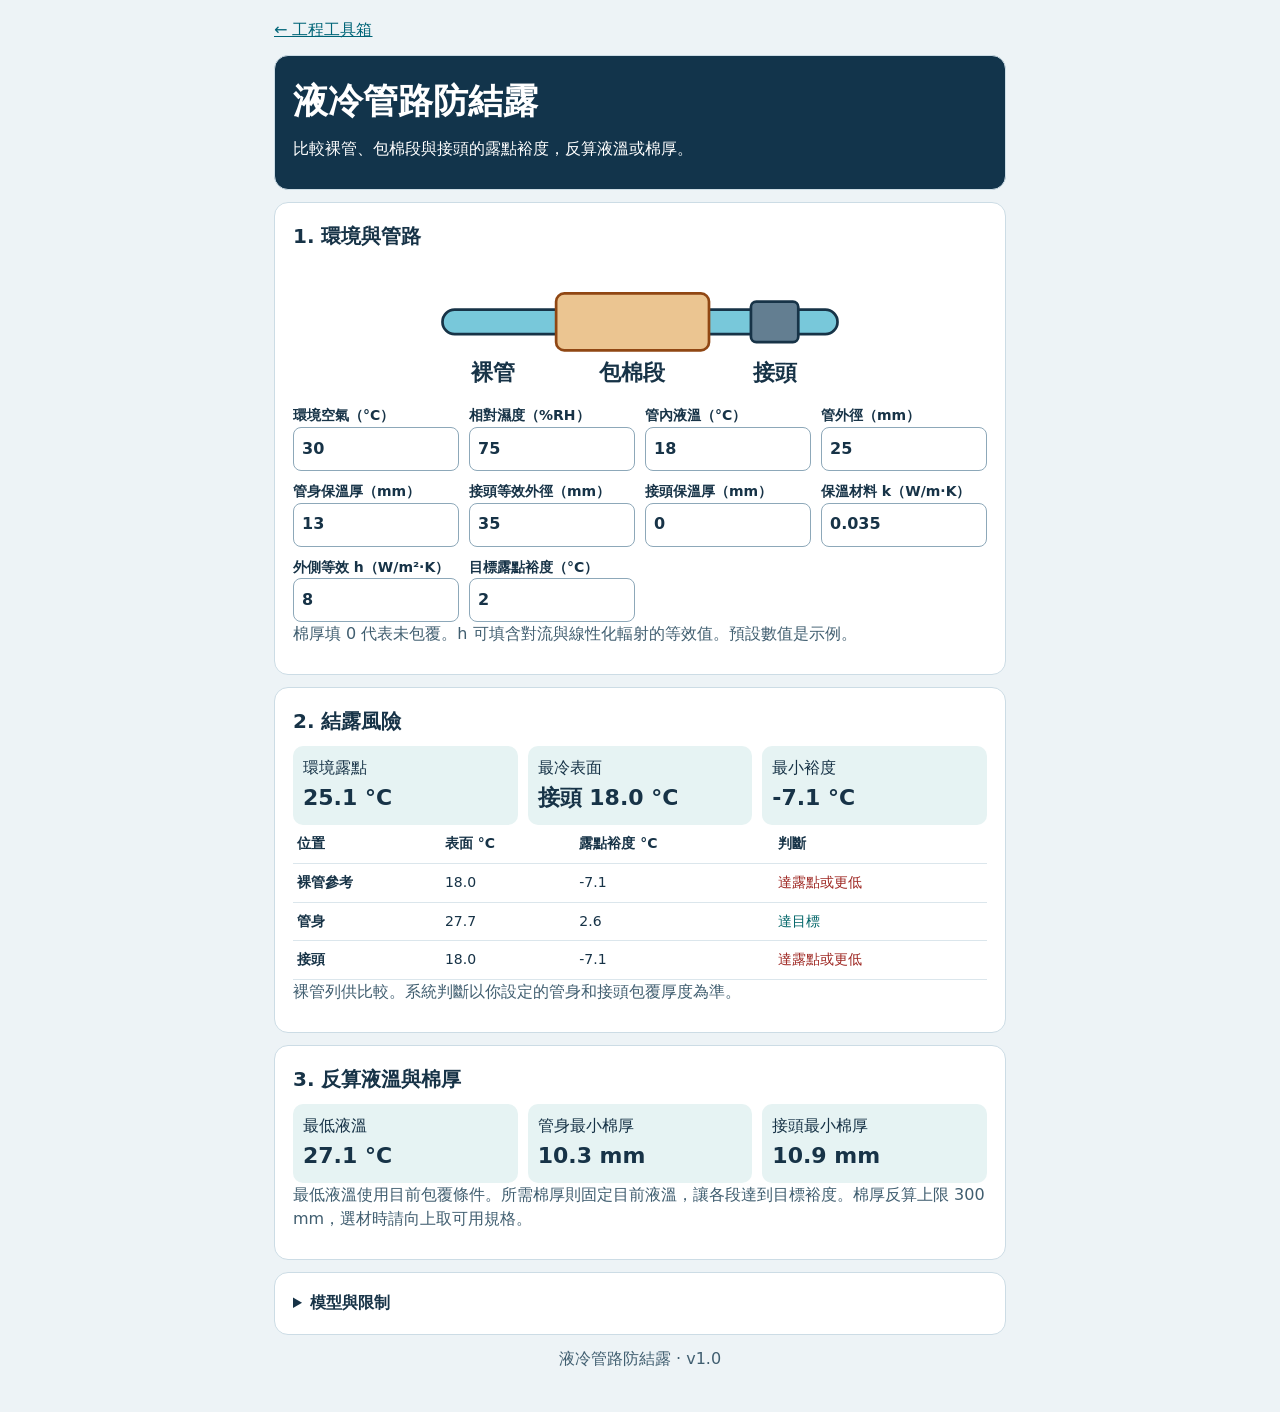
<file: pipe-condensation/index.html>
<!doctype html><html lang="zh-Hant"><head><meta charset="utf-8"><meta name="viewport" content="width=device-width,initial-scale=1"><title>液冷管路防結露</title><style>
*{box-sizing:border-box}body{margin:0;background:#edf3f6;color:#173347;font:16px/1.55 system-ui,sans-serif}main{max-width:760px;margin:auto;padding:18px 14px 40px}a{color:#006578}header,section{margin:12px 0;padding:18px;border:1px solid #ccdce5;border-radius:14px;background:white}header{background:#12344b;color:white}h1,h2,p{margin:0 0 9px}h1{font-size:clamp(25px,5vw,35px)}h2{font-size:20px}label{display:block;font-weight:600;font-size:14px}input{width:100%;min-width:0;padding:8px;border:1px solid #8da8b9;border-radius:8px;min-height:44px;font:inherit;font-size:16px;color:inherit}.grid{display:grid;grid-template-columns:repeat(auto-fit,minmax(min(140px,100%),1fr));gap:10px}.tile{background:#e6f3f3;padding:10px;border-radius:10px}.tile b{display:block;font-size:22px;overflow-wrap:anywhere}.note{color:#405e70}.bad{color:#9d2520}.good{color:#006568}table{width:100%;border-collapse:collapse;font-size:14px}th,td{padding:8px 4px;border-bottom:1px solid #dbe6ec;text-align:left}summary{cursor:pointer;font-weight:700}svg{display:block;width:100%;max-width:460px;margin:0 auto 12px}footer{text-align:center;color:#405e70}
</style></head><body><main><a href="../">← 工程工具箱</a><header><h1>液冷管路防結露</h1><p>比較裸管、包棉段與接頭的露點裕度，反算液溫或棉厚。</p></header>
<form id="inputs"><section><h2>1. 環境與管路</h2>
<svg viewBox="0 0 340 98" role="img" aria-label="裸管、包棉段與未包棉接頭示意"><rect x="24" y="36" width="292" height="18" rx="9" fill="#78c8da" stroke="#173347" stroke-width="2"/><rect x="108" y="24" width="113" height="42" rx="6" fill="#ebc591" stroke="#904713" stroke-width="2"/><rect x="252" y="30" width="35" height="30" rx="4" fill="#637e91" stroke="#173347" stroke-width="2"/><g text-anchor="middle" fill="#173347" font-size="16" font-weight="700"><text x="61" y="88">裸管</text><text x="164" y="88">包棉段</text><text x="270" y="88">接頭</text></g></svg>
<div class="grid">
<label>環境空氣（°C）<input id="air" type="number" min="0" max="60" step="any" value="30" required></label>
<label>相對濕度（%RH）<input id="rh" type="number" min="1" max="100" step="any" value="75" required></label>
<label>管內液溫（°C）<input id="liquid" type="number" min="-40" max="90" step="any" value="18" required></label>
<label>管外徑（mm）<input id="diam" type="number" min="1" max="2000" step="any" value="25" required></label>
<label>管身保溫厚（mm）<input id="pipe" type="number" min="0" max="300" step="any" value="13" required></label>
<label>接頭等效外徑（mm）<input id="jointDiam" type="number" min="1" max="2000" step="any" value="35" required></label>
<label>接頭保溫厚（mm）<input id="joint" type="number" min="0" max="300" step="any" value="0" required></label>
<label>保溫材料 k（W/m·K）<input id="k" type="number" min="0.001" max="10" step="any" value="0.035" required></label>
<label>外側等效 h（W/m²·K）<input id="h" type="number" min="0.1" max="1000" step="any" value="8" required></label>
<label>目標露點裕度（°C）<input id="margin" type="number" min="0" max="20" step="any" value="2" required></label>
</div><p class="note">棉厚填 0 代表未包覆。h 可填含對流與線性化輻射的等效值。預設數值是示例。</p></section></form>
<section><h2>2. 結露風險</h2><p id="error" class="bad" role="alert" hidden>請檢查所有欄位是否填妥且在允許範圍內。</p><div id="results"><div id="summary" class="grid" aria-live="polite"></div>
<table><thead><tr><th scope="col">位置</th><th scope="col">表面 °C</th><th scope="col">露點裕度 °C</th><th scope="col">判斷</th></tr></thead><tbody id="rows"></tbody></table><p class="note">裸管列供比較。系統判斷以你設定的管身和接頭包覆厚度為準。</p></div></section>
<section id="reverse"><h2>3. 反算液溫與棉厚</h2><div id="inverse" class="grid"></div><p class="note">最低液溫使用目前包覆條件。所需棉厚則固定目前液溫，讓各段達到目標裕度。棉厚反算上限 300 mm，選材時請向上取可用規格。</p></section>
<section><details><summary>模型與限制</summary><p>露點採 Magnus 近似。以穩態圓筒熱阻估算棉外表面，內邊界取液溫，忽略管壁、內側膜熱阻和軸向導熱。接頭視為等效圓筒。環境應填管路周圍實際溫濕度。</p><p>模型未計入接縫熱橋、局部漏包、吸水或水氣穿透。實物仍須檢查保溫接縫及防潮層完整性。表面低於 0°C 時，結霜需另外評估。</p></details></section><footer>液冷管路防結露 · v1.0</footer></main>
<script>
'use strict';
const get = id => document.getElementById(id);
const keys=['air','rh','liquid','diam','jointDiam','pipe','joint','k','h','margin'];
const fmt=x=>x.toFixed(1);
function dewPoint(air,rh) {
  const a=17.62,b=243.12;
  const g=Math.log(rh/100)+a*air/(b+air);
  return b*g/(a-g);
}
function fraction(diameter,thickness,k,h) {
  const radius=diameter/2000;
  const outer=radius+thickness/1000;
  return 1/(1+h*outer*Math.log(outer/radius)/k);
}
function surface(air,liquid,f) {return air+(liquid-air)*f;}
function neededThickness(diameter,env,target) {
  const at=thickness=>surface(env.air,env.liquid,fraction(diameter,thickness,env.k,env.h));
  if(at(0)>=target)return 0;
  if(at(300)<target)return null;
  let lo=0,hi=300;
  for(let i=0;i<40;i++){const mid=(lo+hi)/2;if(at(mid)>=target)hi=mid;else lo=mid;}
  return hi;
}
function render() {
  const valid=get('inputs').checkValidity();
  get('error').hidden=valid;
  get('results').hidden=!valid;
  get('reverse').hidden=!valid;
  if(!valid)return;
  const env=Object.fromEntries(keys.map(key=>[key,get(key).valueAsNumber]));
  const {air,rh,liquid,diam,jointDiam,pipe,joint,k,h,margin}=env;
  const dew=dewPoint(air,rh),target=dew+margin;
  const fp=fraction(diam,pipe,k,h),fj=fraction(jointDiam,joint,k,h);
  const values=[['裸管參考',liquid],['管身',surface(air,liquid,fp)],['接頭',surface(air,liquid,fj)]];
  const cold=values[1][1]<=values[2][1]?values[1]:values[2];
  const tile=([name,value])=>'<div class="tile">'+name+'<b>'+value+'</b></div>';
  get('summary').innerHTML=[['環境露點',fmt(dew)+' °C'],['最冷表面',cold[0]+' '+fmt(cold[1])+' °C'],['最小裕度',fmt(cold[1]-dew)+' °C']].map(tile).join('');
  get('rows').innerHTML=values.map(([name,t])=>{
    const gap=t-dew;
    const state=gap<=1e-9?'達露點或更低':gap<margin?'裕度不足':'達目標';
    return '<tr><th scope="row">'+name+'</th><td>'+fmt(t)+'</td><td>'+fmt(gap)+'</td><td class="'+(gap<=1e-9||gap<margin?'bad':'good')+'">'+state+'</td></tr>';
  }).join('');
  const minLiquid=Math.max(air+(target-air)/fp,air+(target-air)/fj);
  const thick=d=>{const result=neededThickness(d,env,target);return result===null?'300 mm 內無解':(Math.ceil(result*10)/10).toFixed(1)+' mm';};
  get('inverse').innerHTML=[['最低液溫',(Math.ceil(minLiquid*10)/10).toFixed(1)+' °C'],['管身最小棉厚',thick(diam)],['接頭最小棉厚',thick(jointDiam)]].map(tile).join('');
}
get('inputs').addEventListener('input',render);
get('inputs').addEventListener('submit',event=>event.preventDefault());
render();
</script></body></html>
</file>
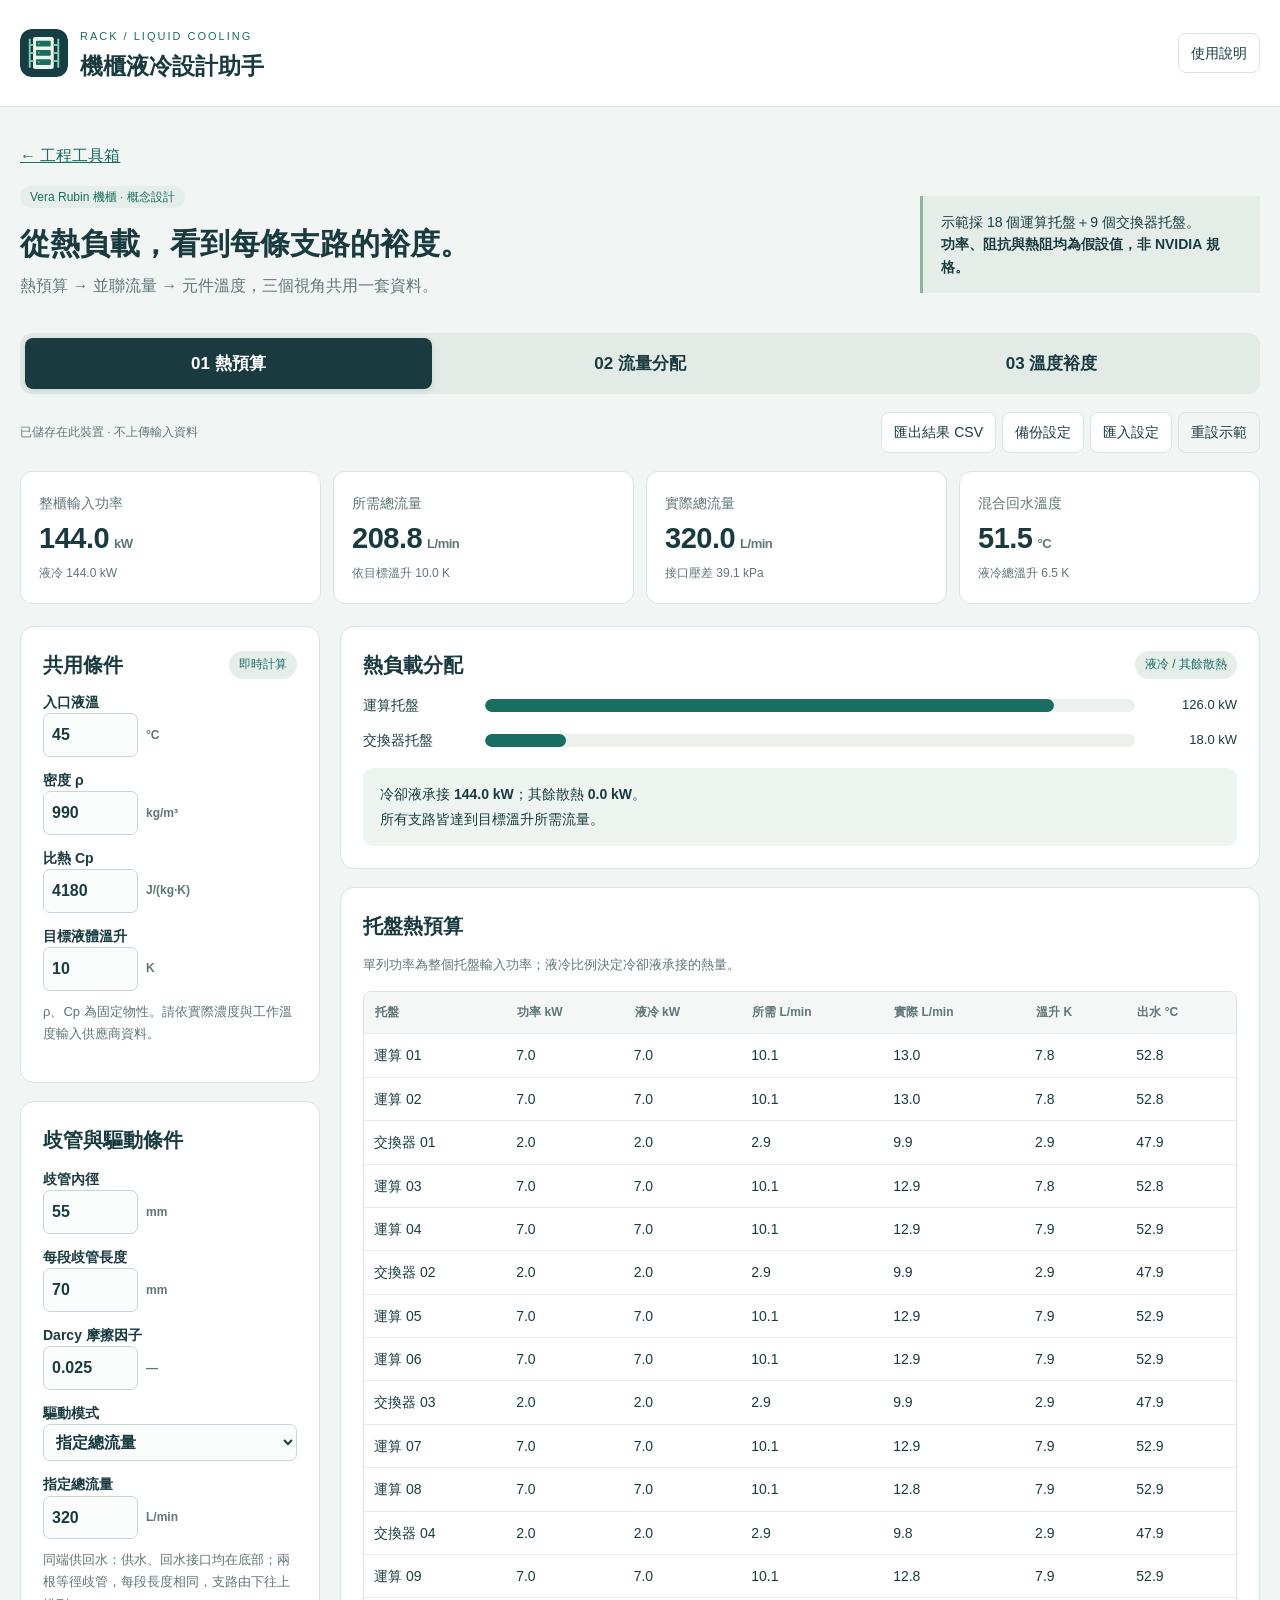
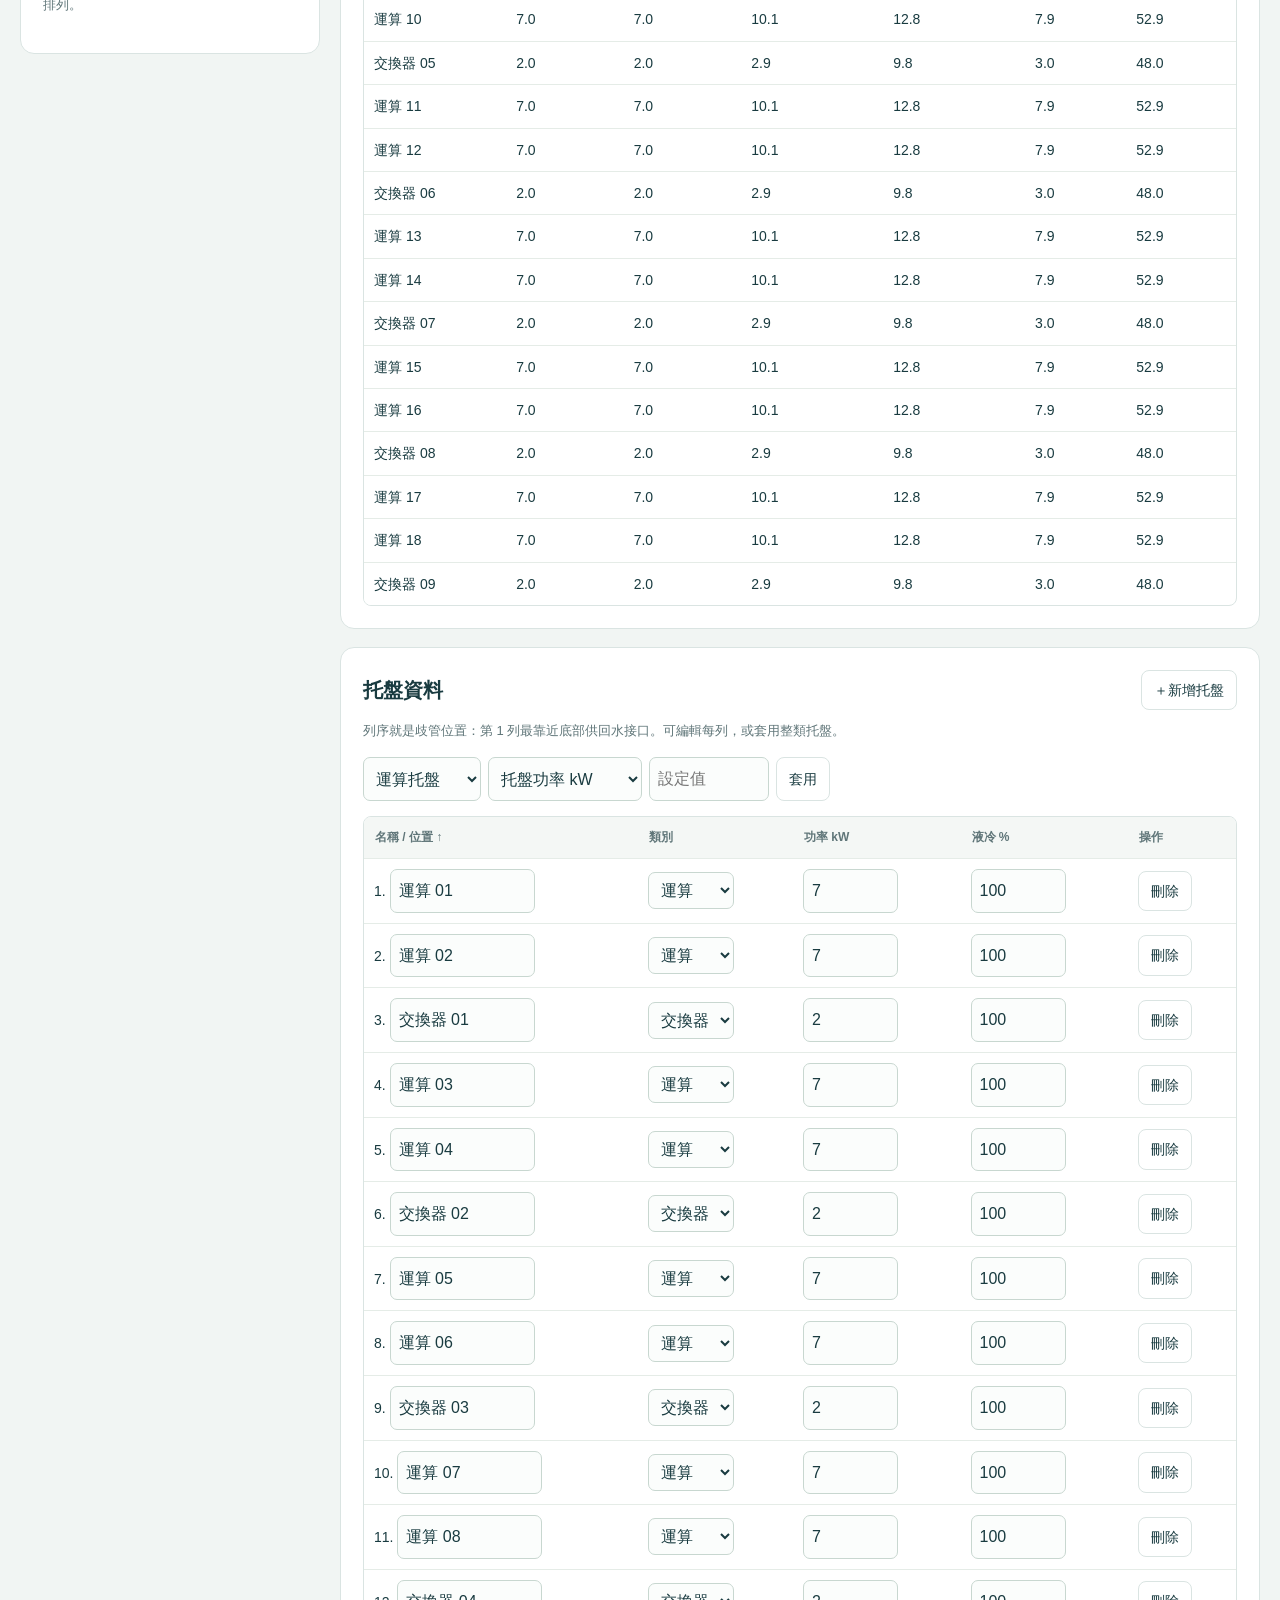
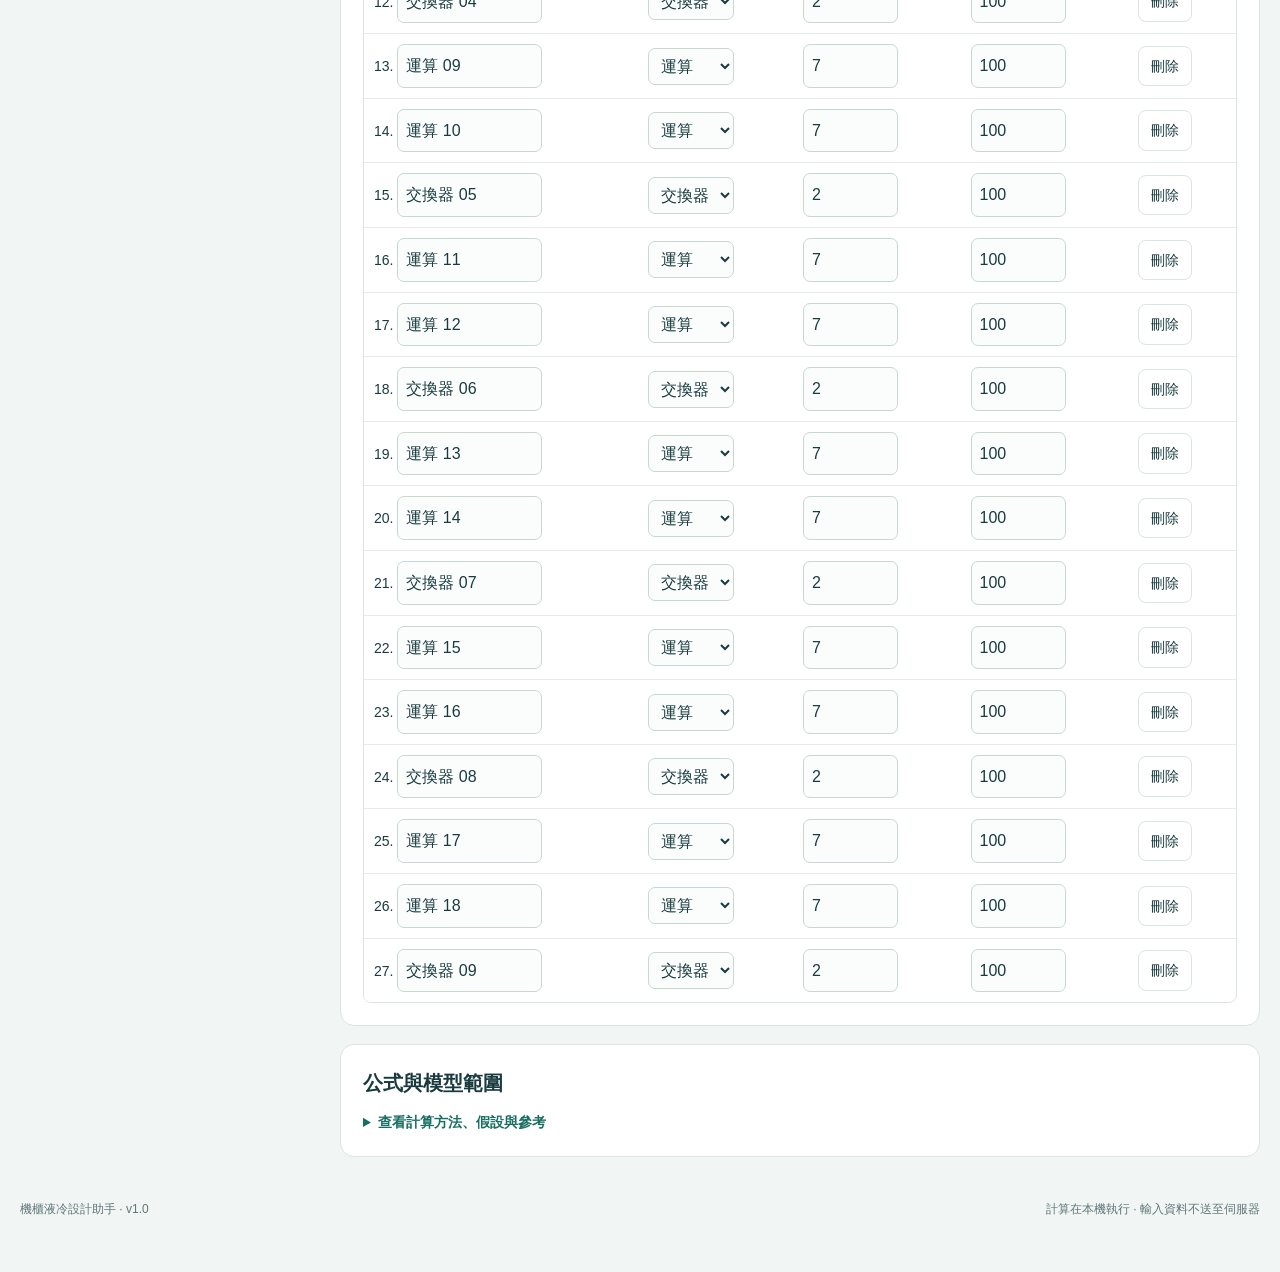
<file: rack-liquid/index.html>
<!doctype html><html lang="zh-Hant"><head><meta charset="utf-8"><meta name="viewport" content="width=device-width,initial-scale=1,viewport-fit=cover"><meta name="theme-color" content="#153e43"><meta name="description" content="機櫃液冷熱預算、並聯流量分配與溫度裕度估算"><title>機櫃液冷設計助手</title><link rel="manifest" href="manifest.webmanifest"><link rel="icon" href="icon.svg"><link rel="apple-touch-icon" href="icon-192.png"><link rel="stylesheet" href="style.css"></head><body>
<header><div class="brand"><img src="icon.svg" alt=""><div><span class="eyebrow">RACK / LIQUID COOLING</span><h1>機櫃液冷設計助手</h1></div></div><button id="helpBtn" class="quiet">使用說明</button></header>
<main><p><a href="../">← 工程工具箱</a></p><section class="intro"><div><span class="pill">Vera Rubin 機櫃 · 概念設計</span><h2>從熱負載，看到每條支路的裕度。</h2><p>熱預算 → 並聯流量 → 元件溫度，三個視角共用一套資料。</p></div><div class="intro-note">示範採 18 個運算托盤＋9 個交換器托盤。<strong>功率、阻抗與熱阻均為假設值，非 NVIDIA 規格。</strong></div></section>
<nav aria-label="計算分頁"><button class="tab active" data-tab="heat">01 熱預算</button><button class="tab" data-tab="flow">02 流量分配</button><button class="tab" data-tab="temp">03 溫度裕度</button></nav>
<div class="actions"><span id="saved">資料僅儲存在此裝置的瀏覽器</span><div><button id="exportCsv">匯出結果 CSV</button><button id="exportJson">備份設定</button><button id="importBtn">匯入設定</button><button id="resetBtn" class="quiet">重設示範</button><input id="importFile" type="file" accept="application/json,.json" hidden></div></div>
<div id="error" role="alert" hidden></div><div id="metrics" class="metrics"></div>
<div class="layout"><aside><section class="card"><div class="cardtitle"><h3>共用條件</h3><span class="tag">即時計算</span></div><div class="fields" id="common"></div><p class="hint">ρ、Cp 為固定物性。請依實際濃度與工作溫度輸入供應商資料。</p></section><section class="card" id="hydraulics"><h3>歧管與驅動條件</h3><div class="fields" id="hydraulicFields"></div><p class="hint">同端供回水：供水、回水接口均在底部；兩根等徑歧管，每段長度相同，支路由下往上排列。</p></section></aside>
<div class="content"><section id="heatPanel" class="panel"><section class="card"><div class="cardtitle"><h3>熱負載分配</h3><span class="tag">液冷 / 其餘散熱</span></div><div id="heatChart"></div><div class="callout" id="heatSummary"></div></section><section class="card"><h3>托盤熱預算</h3><p class="hint">單列功率為整個托盤輸入功率；液冷比例決定冷卻液承接的熱量。</p><div id="heatTable" class="tablewrap"></div></section></section>
<section id="flowPanel" class="panel" hidden><section class="card"><div class="cardtitle"><h3>支路流量分布</h3><span class="tag">上方 → 下方</span></div><p class="hint">深淺表示相對於目標溫升所需流量的達成率。點選托盤，可快速定位編輯列。</p><div class="racklayout"><div id="rack"></div><div><div id="flowSummary" class="callout"></div><div class="legend"><span class="dot good"></span> 達到需求 <span class="dot bad"></span> 低於需求</div><div id="flowChart"></div></div></div></section><section class="card"><h3>支路壓降與流量</h3><p class="hint">支路 ΔP 包含你輸入的冷板、快接頭與托盤內管路總阻抗。歧管損失另計。</p><div id="flowTable" class="tablewrap"></div></section></section>
<section id="tempPanel" class="panel" hidden><section class="card"><h3>元件溫度裕度</h3><p class="hint">估算單顆代表元件溫度。冷板熱阻以支路平均液溫為基準，第一版固定熱阻，尚未隨流量修正。</p><div id="tempChart"></div><div id="tempSummary" class="callout"></div></section><section class="card"><h3>元件與熱阻設定</h3><p class="hint">封裝＋TIM＋冷板熱阻串聯。若冷板數據以入口液溫為基準，請先換算，避免重複計入液體溫升。</p><div id="tempTable" class="tablewrap"></div></section></section>
<section class="card editor"><div class="cardtitle"><h3>托盤資料</h3><button id="addRow">＋新增托盤</button></div><p class="hint">列序就是歧管位置：第 1 列最靠近底部供回水接口。可編輯每列，或套用整類托盤。</p><div class="batch"><select id="batchType" aria-label="套用類別"><option value="compute">運算托盤</option><option value="switch">交換器托盤</option><option value="other">其他</option></select><select id="batchField" aria-label="套用欄位"><option value="power">托盤功率 kW</option><option value="dp">參考壓降 kPa</option><option value="ref">參考流量 L/min</option><option value="capture">液冷比例 %</option><option value="chip">單顆元件功率 W</option><option value="plateR">冷板熱阻 K/W</option></select><input id="batchValue" type="number" step="any" placeholder="設定值" aria-label="批次設定值"><button id="batchApply">套用</button></div><div id="editor" class="tablewrap"></div></section>
<section class="card formulas"><h3>公式與模型範圍</h3><details><summary>查看計算方法、假設與參考</summary><p><strong>熱預算：</strong>Q液冷 = Σ(P托盤 × 液冷比例)；ΔT = Q / (ρ Cp V̇)。流量以 L/min 輸入，計算轉為 m³/s。</p><p><strong>支路模型：</strong>ΔP支路 = K × q²，K = 參考壓降 / 參考流量²。需使用同一液體、同一溫度下的測試或 CFD 曲線代表值；單點平方律近似不適合所有流況。</p><p><strong>歧管模型：</strong>每段 ΔP = f(L/D)ρv²/2，供水與回水損失相加；每段流量為該段上方所有支路流量總和。求解各支路壓降＋途經歧管壓降＝供回水接口差壓。f 為 Darcy 摩擦因子，由使用者固定輸入。</p><p><strong>驅動：</strong>指定總流量模式反算接口壓差；泵浦模式使用 H = H₀ − K泵 V̇總²（kPa、L/min），與系統曲線交會。泵浦表示機櫃接口可用曲線，外部 CDU、管路損失需另外扣除。</p><p><strong>元件溫度：</strong>T元件 = T入口 + ΔT支路/2 + P元件(R封裝 + RTIM + R冷板)。冷板目標熱阻 = (T上限 − T平均液溫)/P元件 − R封裝 − RTIM。這是集總篩選模型，不能解析局部液溫、共用冷板耦合與熱點。</p><p>第一版不計三通局部損失、黏度對阻抗的自動修正、靜壓高差、流量相依熱阻及瞬態；完整閉式等密度回路的高差相互抵消。若實際管路串聯、逆回程或存在旁通，須使用相應網路模型。</p><p>公開架構參考：<a href="https://developer.nvidia.com/blog/?p=113993" target="_blank" rel="noopener">NVIDIA Vera Rubin POD 技術介紹</a>、<a href="https://www.nvidia.com/en-us/data-center/vera-rubin-nvl72/" target="_blank" rel="noopener">Vera Rubin NVL72</a>。示範托盤排列不代表實際機構配置。</p></details></section></div></div>
<footer>機櫃液冷設計助手 · v1.0 <span>計算在本機執行 · 輸入資料不送至伺服器</span></footer></main>
<dialog id="help"><h2>先用三步建立你的機櫃</h2><ol><li>在「熱預算」設定冷卻液物性、入口溫度與托盤功率。</li><li>在「流量分配」填入支路參考壓降、流量及歧管尺寸。</li><li>在「溫度裕度」設定單顆元件功率、熱阻及溫度上限。</li></ol><p>示範數據僅供操作。下方托盤資料可批次修改，備份設定可存回本機。所有結果均為初步估算。</p><p>iPhone：用 Safari 開啟後，點「分享」→「加入主畫面」。</p><button id="closeHelp">開始使用</button></dialog><script src="model.js"></script><script src="app.js"></script></body></html>
</file>
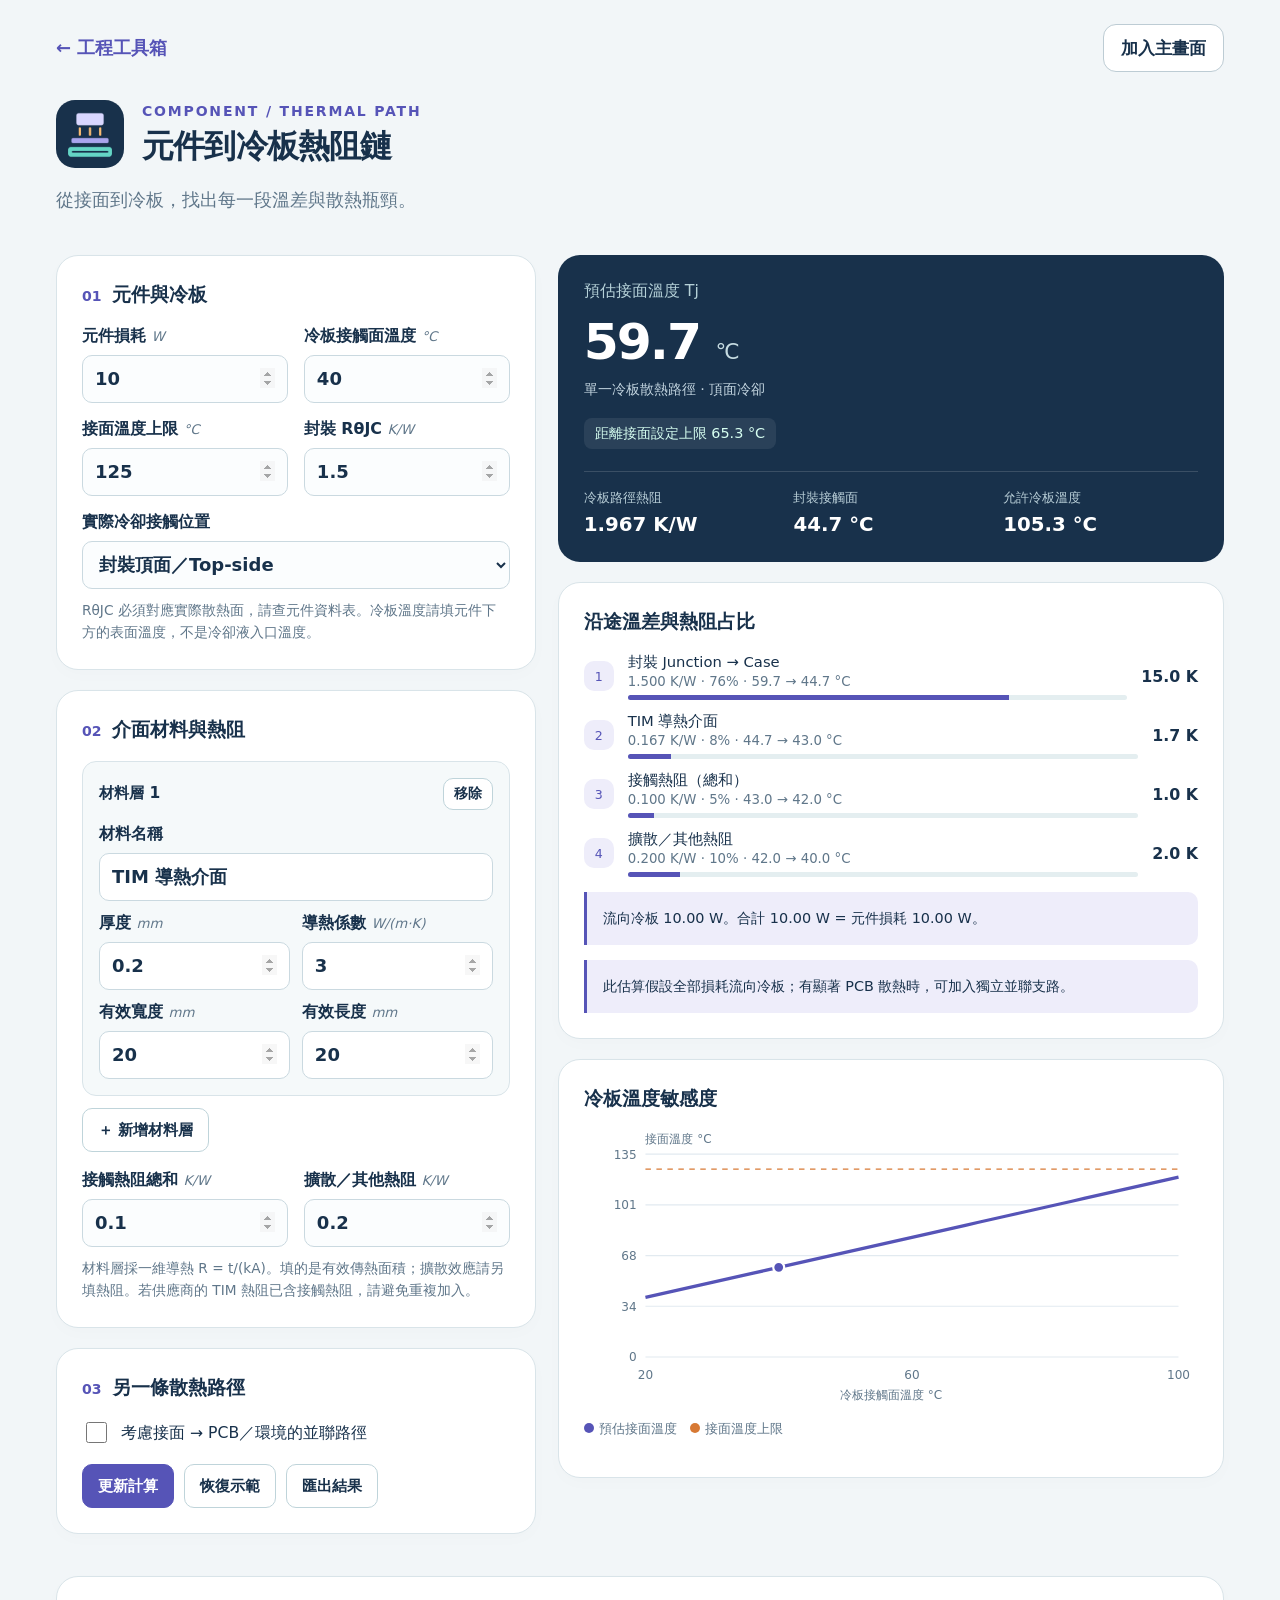
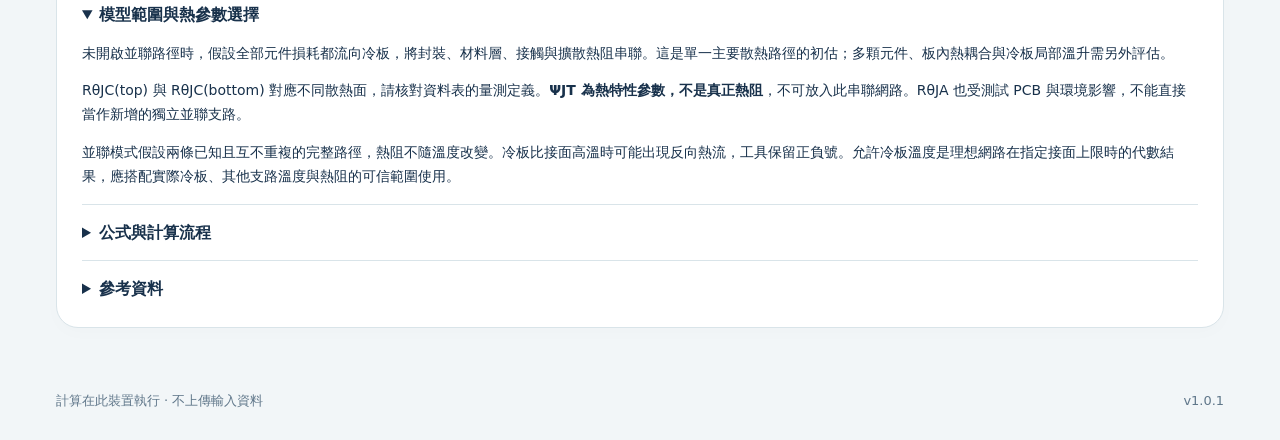
<file: thermal-chain/index.html>
<!doctype html><html lang="zh-Hant-TW"><head><meta charset="utf-8"><meta name="viewport" content="width=device-width,initial-scale=1,viewport-fit=cover"><meta name="theme-color" content="#18314b"><meta name="description" content="從接面到冷板，找出每一段溫差與散熱瓶頸。"><meta name="apple-mobile-web-app-capable" content="yes"><meta name="apple-mobile-web-app-title" content="元件熱阻鏈"><title>元件到冷板熱阻鏈｜工程工具箱</title><link rel="manifest" href="./manifest.webmanifest"><link rel="apple-touch-icon" sizes="180x180" href="./icon-180.png"><link rel="icon" type="image/png" sizes="192x192" href="./icon-192.png"><link rel="stylesheet" href="./style.css"><script type="module" src="./app.js?v=1.0.1"></script><style id="toolbox-typography-v2">
/* Compact formulas, substitutions and calculation explanations. */
:is(.formula-panel,.formula-reference,.formula-section,.calculation-report,.method-panel,.reference,.reference-card,.details,#formulas,.notes-panel){font-size:14px!important;line-height:1.7!important}
:is(.formula-panel,.formula-reference,.formula-section,.calculation-report,.method-panel,.reference,.reference-card,.details,#formulas,.notes-panel) :is(p,li,div,span,small,code,b,strong,dt,dd,td,th,a){font-size:14px!important;line-height:1.7!important}
:is(.formula-panel,.formula-reference,.formula-section,.calculation-report,.method-panel,.reference,.details,#formulas,.notes-panel) :is(h2,.panel-heading,.section-heading,.report-heading){font-size:18px!important;line-height:1.5!important}
:is(.formula-panel,.formula-reference,.formula-section,.calculation-report,.method-panel,.reference,.details,#formulas,.notes-panel) :is(h3,summary,[data-slot="accordion-trigger"],.accordion-trigger,.step-heading){font-size:16px!important;line-height:1.6!important}
.formula,.formula-box,.formula-line,.formula-content,.formula-content code,.accordion-body,.equation,.equation b,.inline-eq,.formula-general,.formula-substitution,.formula-result,.property-readout,.property-readout span,.property-readout code,.substitution,.calculation-steps,.calculation-step,.method-notes,.calculation-notes{font-size:14px!important;line-height:1.7!important}

</style><style id="thermal-chain-formula-layout-v1">
.formula-list{display:grid;grid-template-columns:repeat(2,minmax(0,1fr));gap:12px;margin-top:14px}
.formula-item{min-width:0;padding:15px 16px;border:1px solid #dce6eb;border-radius:12px;background:#f7fafb}
.formula-item-wide{grid-column:1/-1}
.formula-name{display:block;margin-bottom:10px;color:var(--accent);font-family:system-ui,-apple-system,BlinkMacSystemFont,"Segoe UI",sans-serif;font-size:12px!important;font-weight:750;letter-spacing:.04em;line-height:1.4!important}
.formula-expression,.formula-lines{color:var(--ink);font-family:ui-monospace,SFMono-Regular,Consolas,monospace;font-size:14px!important;font-weight:650;line-height:1.75!important;overflow-x:auto;overflow-y:hidden}
.formula-expression{white-space:nowrap}
.formula-expression-center{text-align:center}
.formula-lines{display:grid;gap:5px}
.formula-item p,.formula-summary p{margin:9px 0 0;color:var(--muted);font-size:13px!important;line-height:1.65!important}
.formula-item var,.formula-summary var{font-style:italic}
.formula-item sub,.formula-item sup,.formula-summary sub,.formula-summary sup{font-size:.72em!important;line-height:0!important}
.eq-frac{display:inline-flex;vertical-align:middle;flex-direction:column;align-items:center;margin:0 4px;line-height:1.45}
.eq-frac>span:first-child{padding:0 5px 3px;border-bottom:1.5px solid currentColor}
.eq-frac>span:last-child{padding:3px 5px 0}
.eq-frac-wide{min-width:min(100%,520px)}
.formula-summary{margin-top:13px;padding:14px 16px;border-left:3px solid var(--accent);border-radius:0 10px 10px 0;background:var(--wash)}
.formula-summary>strong{display:block;margin-bottom:7px;font-size:14px!important}
@media(max-width:700px){
.formula-list{grid-template-columns:1fr;gap:10px}
.formula-item-wide{grid-column:auto}
.formula-item{padding:14px}
.formula-expression,.formula-lines{font-size:13px!important}
.formula-expression-center{text-align:left}
.eq-frac-wide{min-width:480px}
}
</style><style id="tool-hero-layout-v1">
.tool-hero{max-width:1220px;margin:0 auto;padding:24px 26px 28px;color:var(--ink,#18314b);background:transparent}
.tool-hero-nav{display:flex;align-items:center;justify-content:space-between;gap:18px;margin-bottom:28px}
.tool-home-link{color:var(--accent,#5654b7);font-size:18px!important;font-weight:650;line-height:1.4;text-decoration:none;white-space:nowrap}
.tool-home-link:hover{text-decoration:underline;text-underline-offset:4px}
.tool-install{min-height:48px!important;padding:10px 17px!important;border:1px solid #bdccd4!important;border-radius:13px!important;background:#fff!important;color:#18314b!important;font-size:17px!important;font-weight:700!important;line-height:1.35!important;white-space:nowrap!important;box-shadow:none!important}
.tool-hero-main{display:flex;align-items:center;gap:18px;min-width:0}
.tool-hero-logo{width:68px;height:68px;flex:0 0 68px;border-radius:19px;object-fit:contain}
.tool-hero-copy{min-width:0}
.tool-kicker{margin:0 0 6px;color:var(--accent,#5654b7);font-size:14px!important;font-weight:800;line-height:1.35!important;letter-spacing:.13em;text-transform:uppercase}
header.tool-hero h1{margin:0!important;color:var(--ink,#18314b);font-size:32px!important;font-weight:780!important;line-height:1.22!important;letter-spacing:-.025em}
.tool-hero-description{max-width:850px;margin:17px 0 0;color:var(--muted,#60778a);font-size:18px!important;line-height:1.65!important}
@media(max-width:800px){
.tool-hero{padding:20px 16px 24px}
.tool-hero-nav{margin-bottom:25px}
.tool-home-link{font-size:17px!important}
.tool-install{min-height:46px!important;padding:9px 14px!important;font-size:16px!important}
.tool-hero-main{gap:15px}
.tool-hero-logo{width:62px;height:62px;flex-basis:62px;border-radius:17px}
.tool-kicker{font-size:13px!important;letter-spacing:.11em}
header.tool-hero h1{font-size:28px!important;line-height:1.25!important}
.tool-hero-description{margin-top:15px;font-size:16px!important;line-height:1.65!important}
}
@media(max-width:380px){
.tool-hero-logo{width:56px;height:56px;flex-basis:56px}
.tool-kicker{font-size:11px!important}
header.tool-hero h1{font-size:25px!important}
.tool-home-link,.tool-install{font-size:15px!important}
}
</style></head><body class="chain"><header class="tool-hero"><div class="tool-hero-nav"><a class="tool-home-link" href="../">← 工程工具箱</a><button class="tool-install" id="install" type="button">加入主畫面</button></div><div class="tool-hero-main"><img class="tool-hero-logo" src="./icon-192.png" alt=""><div class="tool-hero-copy"><div class="tool-kicker">COMPONENT / THERMAL PATH</div><h1>元件到冷板熱阻鏈</h1></div></div><p class="tool-hero-description">從接面到冷板，找出每一段溫差與散熱瓶頸。</p></header><div class="layout"><form id="form" novalidate><section class="panel"><h2><span class="section-num">01</span>元件與冷板</h2><div class="fields"><label class="field"><span>元件損耗 <em class="unit">W</em></span><input id="P" type="number" value="10" step="any" min="0" max="1000000"></label><label class="field"><span>冷板接觸面溫度 <em class="unit">°C</em></span><input id="Tplate" type="number" value="40" step="any" min="-100" max="300"></label><label class="field"><span>接面溫度上限 <em class="unit">°C</em></span><input id="max" type="number" value="125" step="any" min="-100" max="500"></label><label class="field"><span>封裝 RθJC <em class="unit">K/W</em></span><input id="Rjc" type="number" value="1.5" step="any" min="0" max="10000"></label><label class="field full"><span>實際冷卻接觸位置</span><select id="path"><option value="top">封裝頂面／Top-side</option><option value="bottom">封裝底面／Exposed pad</option></select></label></div><small>RθJC 必須對應實際散熱面，請查元件資料表。冷板溫度請填元件下方的表面溫度，不是冷卻液入口溫度。</small></section><section class="panel"><h2><span class="section-num">02</span>介面材料與熱阻</h2><div id="layers"></div><button type="button" id="add">＋ 新增材料層</button><div class="fields" style="margin-top:18px"><label class="field"><span>接觸熱阻總和 <em class="unit">K/W</em></span><input id="contact" type="number" value="0.1" step="any" min="0" max="10000"></label><label class="field"><span>擴散／其他熱阻 <em class="unit">K/W</em></span><input id="spread" type="number" value="0.2" step="any" min="0" max="10000"></label></div><small>材料層採一維導熱 R = t/(kA)。填的是有效傳熱面積；擴散效應請另填熱阻。若供應商的 TIM 熱阻已含接觸熱阻，請避免重複加入。</small></section><section class="panel"><h2><span class="section-num">03</span>另一條散熱路徑</h2><label class="check"><input id="parallel" type="checkbox">考慮接面 → PCB／環境的並聯路徑</label><div id="other-path" class="hidden"><div class="fields" style="margin-top:17px"><label class="field"><span>另一支路總等效熱阻 <em class="unit">K/W</em></span><input id="Rother" type="number" value="20" step="any" min="0.001" max="1000000"></label><label class="field"><span>該支路環境溫度 <em class="unit">°C</em></span><input id="Ta" type="number" value="25" step="any" min="-100" max="300"></label></div><small>此值需代表獨立的「接面到環境完整路徑」，由模型或實驗取得。不要直接把資料表 RθJA 當成獨立 PCB 支路，也不要將 ΨJT 當作串聯熱阻。</small></div><div class="actions"><button class="primary" type="submit">更新計算</button><button type="button" id="reset">恢復示範</button><button type="button" id="export">匯出結果</button></div></section></form><div><div id="error" class="error" role="alert"></div><output id="result" aria-live="polite"></output><section class="panel"><h2>沿途溫差與熱阻占比</h2><div id="stages"></div><div id="warnings"></div></section><section class="panel"><h2>冷板溫度敏感度</h2><div id="chart"></div><p class="legend"><i style="background:#5654b7"></i>預估接面溫度　<i style="background:#d77934"></i>接面溫度上限</p></section></div><section class="panel details"><details open><summary>模型範圍與熱參數選擇</summary><p>未開啟並聯路徑時，假設全部元件損耗都流向冷板，將封裝、材料層、接觸與擴散熱阻串聯。這是單一主要散熱路徑的初估；多顆元件、板內熱耦合與冷板局部溫升需另外評估。</p><p>RθJC(top) 與 RθJC(bottom) 對應不同散熱面，請核對資料表的量測定義。<strong>ΨJT 為熱特性參數，不是真正熱阻</strong>，不可放入此串聯網路。RθJA 也受測試 PCB 與環境影響，不能直接當作新增的獨立並聯支路。</p><p>並聯模式假設兩條已知且互不重複的完整路徑，熱阻不隨溫度改變。冷板比接面高溫時可能出現反向熱流，工具保留正負號。允許冷板溫度是理想網路在指定接面上限時的代數結果，應搭配實際冷板、其他支路溫度與熱阻的可信範圍使用。</p></details><details><summary>公式與計算流程</summary><div class="formula-list" aria-label="熱阻鏈公式">
<article class="formula-item"><span class="formula-name">01　材料層熱阻</span><div class="formula-expression"><var>R</var><sub>layer</sub> = <span class="eq-frac"><span><var>t</var> / 1000</span><span><var>k</var> × (<var>w</var> × <var>h</var> / 10<sup>6</sup>)</span></span></div><p><var>t</var>、<var>w</var>、<var>h</var> 以 mm 輸入，結果單位為 K/W。</p></article>
<article class="formula-item"><span class="formula-name">02　冷板路徑總熱阻</span><div class="formula-expression"><var>R</var><sub>cold</sub> = <var>R</var><sub>θJC</sub> + Σ<var>R</var><sub>layer</sub> + <var>R</var><sub>contact</sub> + <var>R</var><sub>other</sub></div><p>將封裝、材料、接觸與其他熱阻串聯相加。</p></article>
<article class="formula-item"><span class="formula-name">03　單一路徑接面溫度</span><div class="formula-expression"><var>T</var><sub>j</sub> = <var>T</var><sub>cold</sub> + <var>P</var> × <var>R</var><sub>cold</sub></div><p>全部損耗功率都流向冷板時使用。</p></article>
<article class="formula-item formula-item-wide"><span class="formula-name">04　並聯路徑接面溫度</span><div class="formula-expression formula-expression-center"><var>T</var><sub>j</sub> = <span class="eq-frac eq-frac-wide"><span><var>P</var> + <var>T</var><sub>cold</sub>/<var>R</var><sub>cold</sub> + <var>T</var><sub>a</sub>/<var>R</var><sub>other</sub></span><span>1/<var>R</var><sub>cold</sub> + 1/<var>R</var><sub>other</sub></span></span></div><p>兩條完整、互不重複的散熱路徑同時作用。</p></article>
<article class="formula-item"><span class="formula-name">05　各路徑熱流</span><div class="formula-lines"><div><var>Q</var><sub>cold</sub> = (<var>T</var><sub>j</sub> − <var>T</var><sub>cold</sub>) / <var>R</var><sub>cold</sub></div><div><var>Q</var><sub>other</sub> = (<var>T</var><sub>j</sub> − <var>T</var><sub>a</sub>) / <var>R</var><sub>other</sub></div></div><p><var>P</var> = <var>Q</var><sub>cold</sub> + <var>Q</var><sub>other</sub>，各段 Δ<var>T</var> = <var>Q</var><sub>cold</sub> × <var>R</var><sub>segment</sub>。</p></article>
<article class="formula-item"><span class="formula-name">06　允許冷板溫度</span><div class="formula-expression"><var>T</var><sub>cold,allow</sub> = <var>T</var><sub>j,max</sub> − [<var>P</var> − (<var>T</var><sub>j,max</sub>−<var>T</var><sub>a</sub>)/<var>R</var><sub>other</sub>] × <var>R</var><sub>cold</sub></div><p>單一路徑時移除「另一支路」項目。</p></article>
</div><div class="formula-summary"><strong>理論散熱能力</strong><div class="formula-expression"><var>P</var><sub>max</sub> = (<var>T</var><sub>j,max</sub> − <var>T</var><sub>cold</sub>) / <var>R</var><sub>cold</sub></div><p>開啟並聯時，再加上 (<var>T</var><sub>j,max</sub> − <var>T</var><sub>a</sub>) / <var>R</var><sub>other</sub>。工具同時顯示接面上限餘裕、允許冷板溫度及主要熱阻瓶頸。</p></div></details><details><summary>參考資料</summary><p><a href="https://www.ti.com/lit/an/spra953d/spra953d.pdf" target="_blank" rel="noopener">Texas Instruments：Semiconductor and IC Package Thermal Metrics（SPRA953D）</a>，說明 RθJC、RθJA 與 ΨJT 的使用差異。</p></details></section></div><footer><span>計算在此裝置執行 · 不上傳輸入資料</span><span>v1.0.1</span></footer><dialog id="install-help"><h2>加入手機主畫面</h2><p>iPhone：用 Safari 開啟，點「分享」→「加入主畫面」。</p><p>Android：用 Chrome 開啟，點選單中的「安裝應用程式」。</p><button id="close-help" type="button">知道了</button></dialog></body></html>
</file>
<file: style.css>
:root{font-family:-apple-system,BlinkMacSystemFont,"Segoe UI","Noto Sans TC",sans-serif;color:#17314c;background:#edf2f7;font-size:16px;font-synthesis:none;--blue:#1759cc;--muted:#586d82;--line:#dce5ee}*{box-sizing:border-box}body{margin:0}a{color:inherit}button{font:inherit}a,button,summary{-webkit-tap-highlight-color:transparent}a:focus-visible,button:focus-visible,summary:focus-visible{outline:3px solid #e69b18;outline-offset:5px}header,main,footer{max-width:1120px;margin:auto;padding-left:28px;padding-right:28px}.masthead{display:flex;align-items:center;justify-content:space-between;gap:20px;padding-top:28px;padding-bottom:24px;border-bottom:1px solid var(--line)}.brand{display:flex;align-items:center;gap:13px}.brand img{width:48px;height:48px;border-radius:13px}.brand h1{font-size:1.65rem;line-height:1.25;margin:0;letter-spacing:.025em}.brand p{font-size:.875rem;color:var(--muted);margin:5px 0 0}.count{font-size:.875rem;color:var(--muted);white-space:nowrap}.count b{font-size:1.5rem;color:#17314c;margin-right:5px;font-variant-numeric:tabular-nums}.intro{display:flex;justify-content:space-between;align-items:flex-start;gap:20px;padding-top:26px;padding-bottom:22px}.intro p{font-size:1rem;line-height:1.6;margin:0;color:var(--muted)}.intro strong{font-weight:600;color:#17314c}.install{display:none;border:1px solid #c7d7eb;border-radius:10px;background:white;color:var(--blue);padding:10px 15px;font-weight:600;cursor:pointer;white-space:nowrap;min-height:44px}.grid{display:grid;grid-template-columns:repeat(2,minmax(0,1fr));gap:18px;padding-bottom:28px}.card{--accent:#1865a9;--wash:#eaf4fc;background:#fff;border:1px solid var(--line);border-radius:18px;padding:24px;display:flex;flex-direction:column;position:relative;overflow:hidden;box-shadow:0 4px 16px #213f6310}.card:before{content:"";position:absolute;top:0;left:0;right:0;height:4px;background:var(--accent)}.card.heat{--accent:#ad6720;--wash:#fff2e4}.card.electrical{--accent:#594bc0;--wash:#f0edff}.card-top{display:flex;align-items:center;justify-content:space-between;gap:12px;margin-bottom:15px}.number{font-size:1.1rem;font-weight:750;font-variant-numeric:tabular-nums;color:var(--accent);background:var(--wash);width:43px;height:39px;display:grid;place-items:center;border-radius:10px}.category{font-size:.875rem;color:var(--muted);letter-spacing:.02em}.card h2{font-size:1.375rem;line-height:1.4;letter-spacing:.015em;margin:0 0 9px;color:#17314c}.card .description{font-size:1rem;line-height:1.75;color:#43586e;margin:0 0 17px}.features{margin:0 0 20px;display:grid;grid-template-columns:4.4em 1fr;gap:8px 10px;font-size:.925rem;line-height:1.65}.features dt{color:var(--muted)}.features dd{margin:0;color:#253e58;overflow-wrap:anywhere}.card-bottom{margin-top:auto;padding-top:17px;border-top:1px solid #e7edf3;display:flex;align-items:center;justify-content:space-between;gap:12px}.short-name{font-size:.875rem;color:var(--muted);line-height:1.4}.open{display:inline-flex;align-items:center;justify-content:center;text-decoration:none;background:#ecf3ff;color:#144fae;border:1px solid #d6e5ff;border-radius:10px;min-height:45px;padding:10px 20px;font-weight:650;font-size:1rem;white-space:nowrap;transition:background .15s}.open:hover{background:#1759cc;color:white;border-color:#1759cc}.open:active{transform:translateY(1px)}footer{padding-top:4px;padding-bottom:30px;color:var(--muted);font-size:.875rem;line-height:1.65}.footer-row{display:flex;justify-content:space-between;align-items:flex-start;gap:16px}details{max-width:520px}summary{cursor:pointer;color:#254a71;font-weight:600;min-height:30px;list-style-position:inside}details p{margin:10px 0;line-height:1.75}.footer-note{margin:0;white-space:nowrap}.notice{font-size:.875rem;line-height:1.6;color:var(--muted);margin:15px 0 0}.standalone .intro{padding-top:20px}@media(min-width:900px){.grid{gap:22px}.card{padding:27px}.card h2{font-size:1.5rem}}@media(max-width:600px){header,main,footer{padding-left:18px;padding-right:18px}.masthead{padding-top:20px;padding-bottom:20px;gap:12px}.brand{gap:10px}.brand img{width:43px;height:43px}.brand h1{font-size:1.4rem}.brand p{font-size:.875rem}.count b{font-size:1.35rem}.intro{padding-top:20px;padding-bottom:18px;flex-wrap:wrap;gap:12px}.intro p{font-size:.95rem}.grid{grid-template-columns:1fr;gap:16px}.card{padding:22px}.card h2{font-size:1.375rem}.features{font-size:.95rem}.footer-row{flex-direction:column;gap:14px}.short-name{max-width:50%}}@media(prefers-reduced-motion:reduce){*{transition:none!important}}@media(display-mode:standalone){.install{display:none!important}header{padding-top:env(safe-area-inset-top)}footer{padding-bottom:calc(30px + env(safe-area-inset-bottom))}}

/* Keep the iOS Home Screen app's status bar over a solid, stationary surface. */
@supports (-webkit-touch-callout: none) {
  @media (display-mode: standalone) {
    html, body {
      height: 100%;
      overflow: hidden;
      overscroll-behavior: none;
    }

    body {
      display: flex;
      flex-direction: column;
      padding-top: max(16px, env(safe-area-inset-top));
    }

    .toolbox-scroll {
      flex: 1;
      min-height: 0;
      overflow-y: auto;
      overscroll-behavior-y: contain;
    }

    .toolbox-scroll > header {
      padding-top: 0;
    }
  }
}
</file>
<file: enclosure-thermal/style.css>
:root{--ink:#18314b;--muted:#60778a;--accent:#087f87;--wash:#e9f4f3;--line:#d9e4e9;--paper:#fff;--bg:#f2f6f8;--orange:#d77934;font-family:system-ui,-apple-system,BlinkMacSystemFont,'Segoe UI',sans-serif;color:var(--ink);background:var(--bg);font-size:18px}*{box-sizing:border-box}body{margin:0}button,input,select{font:inherit}a{color:var(--accent)}header{max-width:1220px;margin:auto;padding:25px 26px 15px}.nav{display:flex;justify-content:space-between;align-items:center;font-size:.82rem;margin-bottom:23px}.nav a{text-decoration:none}.brand{display:flex;gap:17px;align-items:center}.brand img{width:62px;height:62px;border-radius:18px}h1{font-size:clamp(1.5rem,3.5vw,2.1rem);margin:0;letter-spacing:-.025em}header p{margin:8px 0;color:var(--muted);font-size:.91rem;line-height:1.7}.eyebrow{font-size:.7rem;letter-spacing:.14em;font-weight:700;color:var(--accent);margin-bottom:5px}.layout{display:grid;grid-template-columns:minmax(350px,.9fr) minmax(0,1.25fr);gap:22px;max-width:1220px;margin:12px auto 45px;padding:0 26px}.panel{background:white;border:1px solid var(--line);border-radius:22px;padding:25px;margin-bottom:20px;box-shadow:0 5px 18px #18314b04}h2{font-size:1.08rem;margin:0 0 18px}h3{font-size:.94rem;margin:18px 0 10px}.section-num{color:var(--accent);font-size:.78rem;margin-right:10px}.fields{display:grid;grid-template-columns:1fr 1fr;gap:16px}.field{display:block;min-width:0;font-size:.88rem;font-weight:600}.field span{display:block;margin-bottom:8px}.input-row{position:relative}input,select{display:block;width:100%;min-height:48px;border:1px solid #cad9e0;border-radius:10px;background:#fbfdfe;color:var(--ink);padding:10px 12px;font-size:1rem}input:focus,select:focus{outline:3px solid #a7dcd8;outline-offset:1px}.unit{font-size:.74rem;color:var(--muted);font-weight:400}small,.help{display:block;font-size:.76rem;color:var(--muted);line-height:1.65;margin:10px 0 0}.full{grid-column:1/-1}.check{display:flex;align-items:center;gap:11px;font-size:.87rem;margin-top:16px;line-height:1.5}.check input{width:21px;min-height:21px;height:21px;flex-shrink:0;accent-color:var(--accent)}.actions{display:flex;gap:10px;flex-wrap:wrap;margin-top:18px}button{border:1px solid #bfd4da;border-radius:10px;padding:10px 15px;cursor:pointer;background:white;color:var(--ink);font-size:.84rem;font-weight:600;min-height:44px}button:hover{background:var(--wash)}.primary{background:var(--accent);color:white;border-color:var(--accent)}.primary:hover{background:#076a72}.result{background:var(--ink);color:white;padding:26px;border-radius:22px;margin-bottom:20px;position:relative;overflow:hidden}.result h2{color:#b5d1d8;margin-bottom:8px;font-size:.88rem;font-weight:500}.big{font-size:2.8rem;letter-spacing:-.04em;font-weight:750;line-height:1.25}.big .unit{color:#c5dbe1;font-size:1.2rem}.result .sub{font-size:.8rem;color:#c1d3de;margin:7px 0 19px}.status{display:inline-block;padding:6px 11px;font-size:.8rem;border-radius:8px;background:#ffffff14;color:#d7fff1}.status.bad{color:#ffdfb8;background:#d779342b}.metrics{display:grid;grid-template-columns:repeat(3,1fr);gap:15px;margin-top:22px;padding-top:18px;border-top:1px solid #ffffff25}.metrics div span{display:block;font-size:.72rem;color:#b8ced7}.metrics b{display:block;font-size:1.1rem;margin-top:6px}.note{border-left:3px solid var(--accent);background:var(--wash);padding:14px 16px;border-radius:0 10px 10px 0;font-size:.8rem;line-height:1.75;margin-top:15px}.note.warn{background:#fff3e6;border-color:var(--orange);color:#854f22}.error{padding:15px;background:#ffeded;border:1px solid #e5a6a6;color:#932e2e;border-radius:12px;line-height:1.7;margin-bottom:15px}.error:empty{display:none}.table-wrap{overflow:auto}table{width:100%;border-collapse:collapse;font-size:.78rem;white-space:nowrap}th{font-weight:600;color:var(--muted);text-align:right;background:#f5f9fa}td,th{padding:11px 8px;border-bottom:1px solid var(--line);text-align:right}th:first-child,td:first-child{text-align:left}svg.chart{width:100%;height:auto;display:block}.legend{font-size:.74rem;color:var(--muted);line-height:1.6}.legend i{display:inline-block;width:10px;height:10px;border-radius:50%;margin-right:5px}.splitbar{height:14px;border-radius:7px;background:#edf2f7;display:flex;overflow:hidden;margin:16px 0}.splitbar div{height:100%}.details{grid-column:1/-1}.details details+details{border-top:1px solid var(--line);margin-top:15px;padding-top:15px}summary{cursor:pointer;font-size:.95rem;font-weight:650;line-height:1.6}details p,details li{font-size:.84rem;line-height:1.9}details ul{padding-left:22px}.formula{background:#f3f7f9;padding:14px 16px;border-radius:10px;font-family:ui-monospace,monospace;font-size:.82rem;line-height:2;overflow:auto}.layer{padding:16px;background:#f5f9fa;border:1px solid var(--line);border-radius:14px;margin-bottom:12px}.layer-head{display:flex;justify-content:space-between;align-items:center;margin-bottom:14px;font-weight:600;font-size:.86rem}.layer .fields{gap:12px}.layer input{background:white}.remove{font-size:.75rem;padding:4px 10px;min-height:32px}.stage{display:flex;gap:14px;align-items:center;margin-bottom:12px}.stage-dot{height:30px;width:30px;min-width:30px;background:var(--wash);color:var(--accent);border-radius:10px;display:grid;place-items:center;font-size:.7rem}.stage-info{flex:1;font-size:.82rem}.stage-info span{font-size:.74rem;color:var(--muted)}.stage-bar{height:5px;border-radius:5px;background:#e4eef0;margin-top:6px;overflow:hidden}.stage-bar div{height:100%;background:var(--accent)}.stage b{font-size:.88rem}footer{max-width:1220px;margin:0 auto 30px;padding:0 26px;font-size:.72rem;color:var(--muted);display:flex;justify-content:space-between;gap:10px}body.chain{--accent:#5654b7;--wash:#eeedfa}.hidden{display:none!important}[hidden]{display:none!important}output{display:block}input[type=number]{appearance:textfield}input::-webkit-inner-spin-button{opacity:.5}@media(max-width:800px){:root{font-size:18px}.layout{grid-template-columns:1fr;padding:0 16px;gap:0}header{padding:20px 16px 8px}.panel{padding:21px 18px}.brand img{width:52px;height:52px}.nav{margin-bottom:20px}.big{font-size:2.6rem}.metrics{gap:8px}.metrics b{font-size:1rem}.details{grid-column:auto}.result{padding:24px 20px}footer{padding:0 16px}h1{font-size:1.48rem}.fields{gap:15px 12px}}@media(prefers-reduced-motion:no-preference){button{transition:background .15s}input{transition:border-color .15s}}
</file>
<file: fan-filter/style.css>
:root{font-family:-apple-system,BlinkMacSystemFont,"Segoe UI","Noto Sans TC",sans-serif;color:#173444;background:#eef3f5;font-size:16px;--ink:#173444;--muted:#506b79;--border:#cddbe2;--blue:#1767b1;--teal:#078879}*{box-sizing:border-box}body{margin:0}main{max-width:1240px;margin:auto;padding:28px 24px 36px}button,input,select,textarea{font:inherit}button,.file-button{min-height:44px;border:1px solid transparent;background:#173f55;color:#fff;border-radius:12px;padding:11px 16px;font-weight:650;cursor:pointer}button:disabled{opacity:.45;cursor:default}button:hover:not(:disabled){filter:brightness(1.08)}.secondary{background:white;border-color:#b9cdd8;color:var(--ink)}a{color:#216587;text-decoration:none;font-weight:600}a:hover{text-decoration:underline}button:focus-visible,a:focus-visible,input:focus-visible,select:focus-visible,textarea:focus-visible{outline:3px solid #edb35e;outline-offset:3px}nav{display:flex;justify-content:space-between;align-items:center;gap:16px;margin-bottom:30px}nav button{flex:none;white-space:nowrap}.identity{display:flex;align-items:center;gap:20px;min-width:0}.identity img{width:64px;height:64px;flex:none;border-radius:18px}.identity>div{min-width:0}.eyebrow{font-size:12px;color:#216587;font-weight:750;letter-spacing:1.7px;margin:0 0 8px;line-height:1.5}h1{font-size:30px;line-height:1.3;margin:0;letter-spacing:-.5px;color:#173444}h2{font-size:20px;margin:0;line-height:1.4}h3{font-size:15px;margin:0 0 8px}.description{font-size:17px;line-height:1.8;color:#506b79;margin:18px 0}.status{display:flex;gap:12px;justify-content:space-between;flex-wrap:wrap;align-items:center;font-size:13px;color:#506b79;margin:0 0 28px}.badge{background:#e9efe0;color:#4c622f;padding:6px 10px;border-radius:20px;font-size:12px}.workspace{display:grid;grid-template-columns:minmax(0,1fr) minmax(0,1.05fr);gap:24px;align-items:start}.results{grid-column:2;grid-row:1}.inputs{grid-column:1;grid-row:1}.card,.chart-card,.result-card{background:#fff;border:1px solid var(--border);border-radius:22px;padding:24px;margin-bottom:20px;min-width:0;box-shadow:0 4px 16px #1b445505}.section-title{display:flex;justify-content:space-between;align-items:center;gap:12px;flex-wrap:wrap;margin-bottom:20px}.section-title>span{font-size:12px;color:var(--muted)}.step{font-size:12px;font-weight:800;color:#216587;background:#e9f1f6;display:inline-flex;border-radius:7px;padding:5px 7px;vertical-align:middle;margin-right:4px}.text-button{padding:0;background:transparent;color:#216587;min-height:32px;font-size:14px}.two,.three{display:grid;grid-template-columns:repeat(2,minmax(0,1fr));gap:14px}.three{grid-template-columns:repeat(3,minmax(0,1fr))}label{display:block;font-size:15px;font-weight:650;line-height:1.5;margin:0 0 16px;color:#254757}input,select,textarea{width:100%;display:block;margin-top:7px;color:#173444;border:1px solid #becfd9;border-radius:11px;background:#f7fafb;padding:12px;min-height:46px;min-width:0}input{font-size:17px}textarea{font:14px/1.7 ui-monospace,SFMono-Regular,Consolas,monospace;resize:vertical;tab-size:4}small{font-size:12px;color:var(--muted);display:block;margin-top:4px}.note{font-size:13px;line-height:1.75;color:#506b79;margin:8px 0 16px}.file-button{display:inline-flex;align-items:center;background:#f0f6f9;color:#216587;font-size:13px;border:1px solid #cddbe2;margin-bottom:20px;position:relative}.file-button input{position:absolute;inset:0;opacity:0;cursor:pointer;width:100%;margin:0}.full{width:100%}.result-card{background:#173f55;color:#fff}.result-card .section-title>span,.result-card .note{color:#bfd4df}.metric{display:flex;align-items:baseline;gap:10px;flex-wrap:wrap;font-variant-numeric:tabular-nums}.metric b{font-size:46px;letter-spacing:-1.5px;line-height:1.2}.metric span{font-size:17px;color:#c8e0e9}.op-detail{font-size:16px;line-height:1.8;margin:10px 0}.op-detail small{color:#c8e0e9;font-size:12px}.dirty-summary{border-top:1px solid #406274;margin:18px 0 14px;padding-top:14px;font-size:14px;line-height:1.7;color:#dce8ee}.result-card .note{font-size:12px;margin-bottom:0}.chart-controls{display:flex;gap:12px}.chart-controls label{display:flex;align-items:center;gap:8px;flex:1;min-width:0;font-size:13px}.chart-controls select{margin:0;padding:8px;font-size:13px;min-height:40px}.chart{width:100%;min-height:240px;overflow:hidden}.chart svg{display:block;width:100%;height:auto}.legend{display:flex;gap:10px 15px;flex-wrap:wrap;font-size:12px;color:#355767;margin:12px 0}.legend span:before{content:"";display:inline-block;vertical-align:middle;width:16px;height:3px;margin-right:6px;background:var(--blue)}.legend .filter:before{background:var(--teal)}.legend .system:before{background:#9c5c14}.legend .dirty:before{background:#a04879}.warnings{padding-left:18px;margin:0;font-size:14px;line-height:1.8;color:#526673}.warnings li+li{margin-top:10px}.error{background:#fff0ed;border:1px solid #dca79c;color:#8e3527;padding:16px;border-radius:12px;margin-bottom:18px;line-height:1.6}.error[hidden]{display:none}.export-buttons{display:grid;grid-template-columns:1fr 1fr;gap:10px;margin:16px 0}.export-buttons button{font-size:14px;padding:11px 6px}.export-buttons #all-export{grid-column:1/-1}.sample-label{display:flex;align-items:center;gap:12px;font-size:14px}.sample-label select{width:auto;margin:0;font-size:14px}.table-scroll{overflow-x:auto;max-height:250px;border:1px solid #dbe5ea;border-radius:10px}table{border-collapse:collapse;min-width:100%;font-size:12px;white-space:nowrap;font-variant-numeric:tabular-nums}th,td{padding:10px;text-align:right;border-bottom:1px solid #e4ebef}th{background:#edf4f7;color:#355767;position:sticky;top:0}.formulas{margin-top:6px}summary{cursor:pointer;font-weight:750;font-size:17px;line-height:1.6}.formula-grid{display:grid;grid-template-columns:1fr 1fr;gap:18px;margin-top:24px}.formula-grid>div{background:#f3f7f9;padding:16px;border-radius:12px}.formulas p{font-size:13px;color:#4a6371;line-height:1.8;overflow-wrap:anywhere}.formulas a{font-weight:500}footer{display:flex;justify-content:space-between;gap:12px;flex-wrap:wrap;font-size:12px;color:#506b79;margin-top:24px}#toast{position:fixed;bottom:calc(24px + env(safe-area-inset-bottom));left:50%;transform:translateX(-50%);max-width:90%;background:#173444;color:white;border-radius:12px;padding:12px 18px;font-size:14px;z-index:20}button[hidden],#toast[hidden]{display:none}@media(max-width:760px){main{padding:22px 16px 32px}.workspace{display:flex;flex-direction:column;gap:0}.results,.inputs{width:100%}.results{order:0}.inputs{order:1}nav{margin-bottom:24px}nav a{font-size:15px}nav button{font-size:14px;padding:10px 12px}.identity{gap:14px}.identity img{width:56px;height:56px;border-radius:16px}h1{font-size:23px}.eyebrow{font-size:10px;letter-spacing:1.2px}.description{font-size:15px}.card,.chart-card,.result-card{padding:20px;border-radius:20px}h2{font-size:19px}.metric b{font-size:38px}.formula-grid{grid-template-columns:1fr}.status{font-size:12px}.three{gap:8px}.three label{font-size:12px}.three input,.three select{padding:10px 7px;font-size:15px}.chart-controls{gap:8px}.chart-controls label{font-size:12px;gap:6px}.chart-card .section-title{margin-bottom:16px}}@media(max-width:360px){h1{font-size:21px}.card,.chart-card,.result-card{padding:16px}.identity img{width:48px;height:48px}.chart-controls label{display:block}.chart-controls select{margin-top:5px}}

textarea[hidden]{display:none}

.chart-controls label{white-space:nowrap}.chart-controls select{flex:1;min-width:0;width:0}

@media(max-width:760px){.chart svg g{font-size:22px}}

label[hidden],#advanced-output[hidden]{display:none}.ab-values{display:grid;grid-template-columns:repeat(2,minmax(0,1fr));gap:12px;margin:18px 0}.ab-values>div{background:#edf5f8;border:1px solid #ccdee7;border-radius:12px;padding:14px;min-width:0}.ab-values span{display:block;font-size:13px;color:#476574}.ab-values strong{display:block;color:#173f55;font-size:20px;font-variant-numeric:tabular-nums;margin-top:8px;overflow-wrap:anywhere}.advanced-notes{margin-top:18px}.advanced-notes p{font-size:13px;line-height:1.8;color:#4a6371;overflow-wrap:anywhere}@media(max-width:400px){.ab-values strong{font-size:17px}}
</file>
<file: fan-noise/style.css>
:root{font-family:-apple-system,BlinkMacSystemFont,"Segoe UI","Noto Sans TC",sans-serif;color:#173444;background:#eef3f5;font-size:16px;--ink:#173444;--muted:#506b79;--border:#cddbe2;--blue:#1767b1;--teal:#078879}*{box-sizing:border-box}body{margin:0}main{max-width:1240px;margin:auto;padding:28px 24px 36px}button,input,select,textarea{font:inherit}button,.file-button{min-height:44px;border:1px solid transparent;background:#173f55;color:#fff;border-radius:12px;padding:11px 16px;font-weight:650;cursor:pointer}button:disabled{opacity:.45;cursor:default}button:hover:not(:disabled){filter:brightness(1.08)}.secondary{background:white;border-color:#b9cdd8;color:var(--ink)}a{color:#216587;text-decoration:none;font-weight:600}a:hover{text-decoration:underline}button:focus-visible,a:focus-visible,input:focus-visible,select:focus-visible,textarea:focus-visible{outline:3px solid #edb35e;outline-offset:3px}nav{display:flex;justify-content:space-between;align-items:center;gap:16px;margin-bottom:30px}nav button{flex:none;white-space:nowrap}.identity{display:flex;align-items:center;gap:20px;min-width:0}.identity img{width:64px;height:64px;flex:none;border-radius:18px}.identity>div{min-width:0}.eyebrow{font-size:12px;color:#216587;font-weight:750;letter-spacing:1.7px;margin:0 0 8px;line-height:1.5}h1{font-size:30px;line-height:1.3;margin:0;letter-spacing:-.5px;color:#173444}h2{font-size:20px;margin:0;line-height:1.4}h3{font-size:15px;margin:0 0 8px}.description{font-size:17px;line-height:1.8;color:#506b79;margin:18px 0}.status{display:flex;gap:12px;justify-content:space-between;flex-wrap:wrap;align-items:center;font-size:13px;color:#506b79;margin:0 0 28px}.badge{background:#e9efe0;color:#4c622f;padding:6px 10px;border-radius:20px;font-size:12px}.workspace{display:grid;grid-template-columns:minmax(0,1fr) minmax(0,1.05fr);gap:24px;align-items:start}.results{grid-column:2;grid-row:1}.inputs{grid-column:1;grid-row:1}.card,.chart-card,.result-card{background:#fff;border:1px solid var(--border);border-radius:22px;padding:24px;margin-bottom:20px;min-width:0;box-shadow:0 4px 16px #1b445505}.section-title{display:flex;justify-content:space-between;align-items:center;gap:12px;flex-wrap:wrap;margin-bottom:20px}.section-title>span{font-size:12px;color:var(--muted)}.step{font-size:12px;font-weight:800;color:#216587;background:#e9f1f6;display:inline-flex;border-radius:7px;padding:5px 7px;vertical-align:middle;margin-right:4px}.text-button{padding:0;background:transparent;color:#216587;min-height:32px;font-size:14px}.two,.three{display:grid;grid-template-columns:repeat(2,minmax(0,1fr));gap:14px}.three{grid-template-columns:repeat(3,minmax(0,1fr))}label{display:block;font-size:15px;font-weight:650;line-height:1.5;margin:0 0 16px;color:#254757}input,select,textarea{width:100%;display:block;margin-top:7px;color:#173444;border:1px solid #becfd9;border-radius:11px;background:#f7fafb;padding:12px;min-height:46px;min-width:0}input{font-size:17px}textarea{font:14px/1.7 ui-monospace,SFMono-Regular,Consolas,monospace;resize:vertical;tab-size:4}small{font-size:12px;color:var(--muted);display:block;margin-top:4px}.note{font-size:13px;line-height:1.75;color:#506b79;margin:8px 0 16px}.file-button{display:inline-flex;align-items:center;background:#f0f6f9;color:#216587;font-size:13px;border:1px solid #cddbe2;margin-bottom:20px;position:relative}.file-button input{position:absolute;inset:0;opacity:0;cursor:pointer;width:100%;margin:0}.full{width:100%}.result-card{background:#173f55;color:#fff}.result-card .section-title>span,.result-card .note{color:#bfd4df}.metric{display:flex;align-items:baseline;gap:10px;flex-wrap:wrap;font-variant-numeric:tabular-nums}.metric b{font-size:46px;letter-spacing:-1.5px;line-height:1.2}.metric span{font-size:17px;color:#c8e0e9}.op-detail{font-size:16px;line-height:1.8;margin:10px 0}.op-detail small{color:#c8e0e9;font-size:12px}.dirty-summary{border-top:1px solid #406274;margin:18px 0 14px;padding-top:14px;font-size:14px;line-height:1.7;color:#dce8ee}.result-card .note{font-size:12px;margin-bottom:0}.chart-controls{display:flex;gap:12px}.chart-controls label{display:flex;align-items:center;gap:8px;flex:1;min-width:0;font-size:13px}.chart-controls select{margin:0;padding:8px;font-size:13px;min-height:40px}.chart{width:100%;min-height:240px;overflow:hidden}.chart svg{display:block;width:100%;height:auto}.legend{display:flex;gap:10px 15px;flex-wrap:wrap;font-size:12px;color:#355767;margin:12px 0}.legend span:before{content:"";display:inline-block;vertical-align:middle;width:16px;height:3px;margin-right:6px;background:var(--blue)}.legend .filter:before{background:var(--teal)}.legend .system:before{background:#9c5c14}.legend .dirty:before{background:#a04879}.warnings{padding-left:18px;margin:0;font-size:14px;line-height:1.8;color:#526673}.warnings li+li{margin-top:10px}.error{background:#fff0ed;border:1px solid #dca79c;color:#8e3527;padding:16px;border-radius:12px;margin-bottom:18px;line-height:1.6}.error[hidden]{display:none}.export-buttons{display:grid;grid-template-columns:1fr 1fr;gap:10px;margin:16px 0}.export-buttons button{font-size:14px;padding:11px 6px}.export-buttons #all-export{grid-column:1/-1}.sample-label{display:flex;align-items:center;gap:12px;font-size:14px}.sample-label select{width:auto;margin:0;font-size:14px}.table-scroll{overflow-x:auto;max-height:250px;border:1px solid #dbe5ea;border-radius:10px}table{border-collapse:collapse;min-width:100%;font-size:12px;white-space:nowrap;font-variant-numeric:tabular-nums}th,td{padding:10px;text-align:right;border-bottom:1px solid #e4ebef}th{background:#edf4f7;color:#355767;position:sticky;top:0}.formulas{margin-top:6px}summary{cursor:pointer;font-weight:750;font-size:17px;line-height:1.6}.formula-grid{display:grid;grid-template-columns:1fr 1fr;gap:18px;margin-top:24px}.formula-grid>div{background:#f3f7f9;padding:16px;border-radius:12px}.formulas p{font-size:13px;color:#4a6371;line-height:1.8;overflow-wrap:anywhere}.formulas a{font-weight:500}footer{display:flex;justify-content:space-between;gap:12px;flex-wrap:wrap;font-size:12px;color:#506b79;margin-top:24px}#toast{position:fixed;bottom:calc(24px + env(safe-area-inset-bottom));left:50%;transform:translateX(-50%);max-width:90%;background:#173444;color:white;border-radius:12px;padding:12px 18px;font-size:14px;z-index:20}button[hidden],#toast[hidden]{display:none}@media(max-width:760px){main{padding:22px 16px 32px}.workspace{display:flex;flex-direction:column;gap:0}.results,.inputs{width:100%}.results{order:0}.inputs{order:1}nav{margin-bottom:24px}nav a{font-size:15px}nav button{font-size:14px;padding:10px 12px}.identity{gap:14px}.identity img{width:56px;height:56px;border-radius:16px}h1{font-size:23px}.eyebrow{font-size:10px;letter-spacing:1.2px}.description{font-size:15px}.card,.chart-card,.result-card{padding:20px;border-radius:20px}h2{font-size:19px}.metric b{font-size:38px}.formula-grid{grid-template-columns:1fr}.status{font-size:12px}.three{gap:8px}.three label{font-size:12px}.three input,.three select{padding:10px 7px;font-size:15px}.chart-controls{gap:8px}.chart-controls label{font-size:12px;gap:6px}.chart-card .section-title{margin-bottom:16px}}@media(max-width:360px){h1{font-size:21px}.card,.chart-card,.result-card{padding:16px}.identity img{width:48px;height:48px}.chart-controls label{display:block}.chart-controls select{margin-top:5px}}

textarea[hidden]{display:none}

.chart-controls label{white-space:nowrap}.chart-controls select{flex:1;min-width:0;width:0}

@media(max-width:760px){.chart svg g{font-size:22px}}

label[hidden],#advanced-output[hidden]{display:none}.ab-values{display:grid;grid-template-columns:repeat(2,minmax(0,1fr));gap:12px;margin:18px 0}.ab-values>div{background:#edf5f8;border:1px solid #ccdee7;border-radius:12px;padding:14px;min-width:0}.ab-values span{display:block;font-size:13px;color:#476574}.ab-values strong{display:block;color:#173f55;font-size:20px;font-variant-numeric:tabular-nums;margin-top:8px;overflow-wrap:anywhere}.advanced-notes{margin-top:18px}.advanced-notes p{font-size:13px;line-height:1.8;color:#4a6371;overflow-wrap:anywhere}@media(max-width:400px){.ab-values strong{font-size:17px}}
.scenario{border:1px solid #ccdae2;border-radius:16px;padding:20px;margin:18px 0;background:#f7fafb}.scenario input,.scenario select{background:#fff}.results-grid{display:grid;grid-template-columns:repeat(3,minmax(0,1fr));gap:16px}.result{border:1px solid #c9dbe5;border-radius:16px;padding:18px;min-width:0;background:#f1f7fa}.result h3{font-size:17px;overflow-wrap:anywhere}.result strong{display:block;font-size:30px;color:#173f55;line-height:1.3;font-variant-numeric:tabular-nums}.result .pass{color:#12664b}.result .fail{color:#97422e}.result p{font-size:14px;line-height:1.6}.result .tag{font-size:12px;background:#dcebf2;padding:4px 8px;border-radius:8px;display:inline-block}label[hidden],textarea[hidden],#toast[hidden]{display:none}#demo-label{color:#725a24;background:#fff4d9;border-radius:8px;padding:6px 10px}.button{display:flex;align-items:center;justify-content:center;border:1px solid #b9cdd8;border-radius:12px;padding:11px 14px;font-size:14px;text-align:center}.chart{min-height:0}.scenario .section-title{margin-bottom:14px}.formulas h3{margin-top:20px}.import-note{font-size:13px;color:#456a78;line-height:1.6}footer{line-height:1.8}.chart svg text{font-family:Arial,sans-serif}@media(max-width:760px){.results-grid{grid-template-columns:1fr}.result strong{font-size:28px}.scenario{padding:16px}.two{gap:12px}#demo-label{font-size:11px}.section-title h2{font-size:19px}}

.quick-tools{display:flex;gap:10px;flex-wrap:wrap;margin:18px 0 24px}.quick-tools a{background:white;border:1px solid #c5d7e1;border-radius:10px;padding:10px 14px;font-size:14px}.independent-tools{display:grid;grid-template-columns:repeat(2,minmax(0,1fr));gap:20px;align-items:start}.independent-tools .card{margin-bottom:20px}.quick-result{background:#edf5f8;border:1px solid #cbdde6;border-radius:14px;padding:18px;margin:16px 0;line-height:1.7;color:#284e60}.quick-result strong{display:block;font-size:30px;color:#173f55;line-height:1.4;font-variant-numeric:tabular-nums}.quick-result small{font-size:13px}.quick-result .fail{color:#97422e;font-size:15px}#noise-addition,#noise-distance,#fan-scenarios{scroll-margin-top:20px}@media(max-width:760px){.independent-tools{grid-template-columns:1fr;gap:0}.quick-result strong{font-size:28px}}

[role="tabpanel"][hidden]{display:none!important}.tool-tabs{display:grid;grid-template-columns:repeat(3,minmax(0,1fr));gap:6px;background:#dae7ed;border-radius:15px;padding:6px;margin:22px 0 24px}.tool-tabs button{background:transparent;color:#365d70;border-radius:11px;padding:12px 8px;font-size:16px;white-space:nowrap;min-width:0}.tool-tabs button[aria-selected="true"]{background:#173f55;color:white;box-shadow:0 3px 10px #173f5520}.tool-tabs button:focus-visible{outline-offset:0}#panel-addition,#panel-distance{max-width:840px;margin:0 auto}@media(max-width:760px){.tool-tabs{margin-top:18px}.tool-tabs button{font-size:15px;padding:12px 4px}}


.speed-settings{border-top:1px solid #cddbe2;margin:4px 0 20px;padding-top:14px}.speed-settings summary{font-size:15px;color:#216587;margin-bottom:14px}.calibration[hidden]{display:none}.speed-result{border-top:1px solid #b9cdd8;margin-top:18px;padding-top:14px}.speed-result h4{font-size:15px;margin:0 0 10px;color:#173f55}.speed-result dl{margin:12px 0}.speed-result dt{font-size:12px;color:#506b79;margin-top:10px}.speed-result dd{font-size:18px;font-weight:700;margin:4px 0;overflow-wrap:anywhere;font-variant-numeric:tabular-nums}.speed-result .note{font-size:12px}.speed-result p{overflow-wrap:anywhere}@media(max-width:400px){.speed-settings .two{grid-template-columns:1fr}}

.tool-tabs{grid-template-columns:repeat(4,minmax(0,1fr))}#panel-speed{max-width:840px;margin:0 auto}#speed-calibration[hidden]{display:none}.speed-metrics{display:grid;grid-template-columns:repeat(3,minmax(0,1fr));gap:14px}.speed-metrics>div{min-width:0}.speed-metrics span{font-size:13px;color:#506b79}.speed-metrics b{display:block;font-size:24px;color:#173f55;margin:6px 0;overflow-wrap:anywhere}.speed-metrics p{font-size:14px;margin:4px 0}.quick-result .pass{color:#12664b}@media(max-width:760px){.tool-tabs{grid-template-columns:repeat(2,minmax(0,1fr))}.speed-metrics{grid-template-columns:1fr}.speed-metrics>div+div{border-top:1px solid #cbdde6;padding-top:12px}}

/* Highlight the primary constraint of each independent tool without resizing fields. */
.goal-flow{color:#145c88}.goal-flow input{background:#e5f2ff;border-color:#6095bf;color:#123d63;box-shadow:inset 0 0 0 1px #6095bf}
.goal-noise{color:#80530d}.goal-noise input{background:#fff1d8;border-color:#b8893c;color:#714a10;box-shadow:inset 0 0 0 1px #b8893c}


.goal-temperature{color:#12664b}.goal-temperature input{background:#e3f4ec;border-color:#4f9478;color:#124d37;box-shadow:inset 0 0 0 1px #4f9478}.speed-metrics b{font-size:21px}.quick-result hr{border:0;border-top:1px solid #cbdde6;margin:18px 0}


#speed-flowData[hidden]{display:none}.loss-field input{background:#f0f5ff}.loss-field small{font-weight:400;line-height:1.6}#speed-flow[readonly]{background:#e9eef1;color:#355767}#speed-flowChart{margin:14px 0}



.case-table-section{margin:22px 0}.case-table-section h3{font-size:18px;margin-bottom:8px}
.case-table-scroll{border:1px solid #bccfd9;border-radius:14px;overflow:hidden}
.case-table{width:100%;min-width:0;table-layout:fixed;font-size:15px;border-collapse:separate;border-spacing:0}.case-label-col{width:32%}
.case-table th,.case-table td{padding:12px 10px;text-align:center;white-space:normal;border-right:1px solid #c5d5dd;border-bottom:1px solid #c5d5dd;vertical-align:middle;overflow-wrap:anywhere}
.case-table thead th{background:#173f55;color:#fff;font-size:15px;line-height:1.5}
.case-table tbody th{background:#f4f8fa;text-align:left;font-size:14px;line-height:1.5;color:#173f55}
.case-table small{display:block;font-size:12px;font-weight:400;color:#506b79}
.case-table td.case-base{background:#edf3f7}.case-table td.case-estimate{background:#e4f3ed}
.case-table tbody tr:last-child>*{border-bottom:0}.case-table tr>*:last-child{border-right:0}
.case-table input{width:100%;min-width:0;box-sizing:border-box;font-size:18px;text-align:center;min-height:48px;padding:10px 6px;margin:0;background:#fff}
.case-table output{display:block;font-size:18px;line-height:1.5;font-weight:700;color:#14634b;overflow-wrap:anywhere;font-variant-numeric:tabular-nums}.case-table .case-base output{color:#173444}
@media(max-width:540px){.case-table th,.case-table td{padding:10px 7px}.case-table input,.case-table output{font-size:17px}.case-table tbody th{font-size:14px}.case-label-col{width:34%}}
</file>
<file: rack-liquid/style.css>
:root{--ink:#193b40;--muted:#607679;--green:#176e61;--line:#dae4e2;--bg:#f1f5f3;--bad:#bb6242}*{box-sizing:border-box}body{margin:0;background:var(--bg);color:var(--ink);font-family:-apple-system,BlinkMacSystemFont,'Segoe UI','Noto Sans TC',sans-serif;font-size:16px;line-height:1.6}header{padding:22px max(20px,calc((100vw - 1300px)/2));background:#fff;border-bottom:1px solid var(--line);display:flex;align-items:center;justify-content:space-between;gap:16px}.brand{display:flex;align-items:center;gap:12px}.brand img{width:48px;height:48px;border-radius:12px}.eyebrow{font-size:11px;letter-spacing:2px;color:var(--green)}h1{font-size:23px;margin:0;font-weight:750}main{max-width:1340px;padding:28px 20px;margin:auto}h2{font-size:30px;line-height:1.4;margin:14px 0 8px}h3{font-size:20px;margin:0 0 12px}p{margin:8px 0}.intro{display:flex;gap:30px;justify-content:space-between;align-items:center;padding:6px 0 27px}.intro p{color:var(--muted)}.intro-note{max-width:340px;font-size:14px;background:#e5ede8;border-left:3px solid #8bb59d;padding:15px 18px}.intro-note strong{display:block;font-weight:600}.pill,.tag{font-size:12px;border-radius:30px;padding:4px 10px;background:#e6eee9;color:var(--green)}nav{display:grid;grid-template-columns:repeat(3,1fr);background:#e3ebe7;padding:5px;border-radius:12px;gap:5px}button,input,select{font:inherit}button{cursor:pointer;border:1px solid var(--line);background:#fff;border-radius:8px;padding:8px 12px;color:var(--ink);font-size:14px}button:hover{border-color:var(--green)}button:focus-visible,input:focus-visible,select:focus-visible{outline:3px solid #a5cbbb;outline-offset:2px}.tab{font-size:17px;font-weight:650;background:transparent;border:0;padding:12px 6px}.tab.active{background:var(--ink);color:white;box-shadow:0 2px 7px #193b4020}.quiet{background:transparent}.actions{display:flex;flex-wrap:wrap;justify-content:space-between;align-items:center;gap:12px;margin:18px 0}.actions>span{font-size:12px;color:var(--muted)}.actions>div{display:flex;flex-wrap:wrap;gap:6px}.metrics{display:grid;grid-template-columns:repeat(4,1fr);gap:12px;margin-bottom:22px}.metric{background:white;border:1px solid var(--line);border-radius:12px;padding:18px}.metric small{color:var(--muted);font-size:14px}.metric strong{display:block;font-size:29px;font-weight:700;letter-spacing:-.5px}.metric em{font-size:13px;font-style:normal;color:var(--muted);margin-left:5px}.metric p{font-size:12px;color:var(--muted);margin:2px 0}.layout{display:grid;grid-template-columns:300px minmax(0,1fr);gap:20px}.card{background:#fff;border:1px solid var(--line);border-radius:14px;padding:22px;margin-bottom:18px}.cardtitle{display:flex;align-items:center;justify-content:space-between;gap:8px;margin-bottom:10px}.cardtitle h3{margin:0}.fields{display:grid;gap:12px}.fields label{display:block;font-size:14px;font-weight:600}.inputline{display:flex;align-items:center;gap:8px}.inputline input,.inputline select{min-width:0;width:100%}.inputline span{font-size:12px;white-space:nowrap;color:var(--muted)}input,select{border:1px solid #c8d7d0;background:#fbfdfc;border-radius:7px;padding:8px;color:var(--ink);font-size:16px}input[type=number]{width:95px}select{max-width:100%}.hint{font-size:13px;color:var(--muted);line-height:1.7;margin:10px 0 15px}.tablewrap{overflow:auto;max-width:100%;border:1px solid var(--line);border-radius:8px}table{border-collapse:collapse;width:100%;font-size:14px;white-space:nowrap}th{text-align:left;color:var(--muted);background:#f4f7f5;font-weight:600;font-size:12px;padding:11px}td{padding:10px;border-top:1px solid #e5ece7}td input{width:90px}td input.name{width:145px}tr.selected{background:#f4eada}th:first-child,td:first-child{position:sticky;left:0;background:#fff;z-index:1}th:first-child{background:#f4f7f5}.callout{padding:14px 17px;background:#eef5f0;border-radius:9px;font-size:14px;line-height:1.8;margin-top:16px}.warn{color:var(--bad)}.batch{display:flex;flex-wrap:wrap;gap:7px;margin:15px 0}.batch input{width:120px}.barrow{display:grid;grid-template-columns:110px 1fr 90px;gap:12px;align-items:center;margin:13px 0;font-size:14px}.track{height:13px;border-radius:20px;background:#edf1ee;overflow:hidden}.bar{height:100%;background:var(--green);border-radius:20px}.bar.bad{background:var(--bad)}.barrow small{text-align:right;font-size:13px}.racklayout{display:grid;grid-template-columns:230px 1fr;gap:25px;align-items:start}#rack{padding:12px;background:#193b40;border:6px solid #d8e1dc;border-radius:10px}#rack button{width:100%;padding:3px 8px;font-size:11px;border:0;margin:2px 0;border-radius:3px;display:flex;justify-content:space-between;color:#fff;background:#237d6c}#rack button.bad{background:#ad6544}#rack button.switch{opacity:.8}.legend{font-size:12px;color:var(--muted);margin:18px 0}.dot{display:inline-block;width:9px;height:9px;border-radius:50%;margin:0 4px 0 9px}.good{background:var(--green)}.dot.bad{background:var(--bad)}details{font-size:14px}summary{cursor:pointer;color:var(--green);font-weight:600}details p{margin:15px 0}a{color:var(--green)}footer{font-size:12px;color:var(--muted);display:flex;justify-content:space-between;margin:25px 0}dialog{max-width:510px;border:0;border-radius:18px;padding:30px;color:var(--ink)}dialog::backdrop{background:#143d4070}dialog h2{font-size:24px}dialog button{background:var(--ink);color:white;margin-top:15px}#error{padding:14px;background:#ffece4;color:#99432b;border-radius:8px;margin-bottom:16px}[hidden]{display:none!important}@media(max-width:1000px){.layout{grid-template-columns:250px minmax(0,1fr)}.racklayout{grid-template-columns:190px 1fr}.card{padding:17px}.intro-note{max-width:260px}.metric strong{font-size:25px}}@media(max-width:740px){header{padding:16px}h1{font-size:19px}.eyebrow{font-size:9px}.brand img{width:40px;height:40px}main{padding:20px 14px}h2{font-size:25px}.intro{display:block}.intro-note{max-width:none;margin-top:17px}.layout{display:flex;flex-direction:column;gap:0}aside{display:grid;grid-template-columns:1fr 1fr;gap:12px;align-items:start}.metrics{grid-template-columns:repeat(2,1fr);gap:9px}.metric{padding:13px}.tab{font-size:15px;padding:11px 2px}.card{padding:16px}.racklayout{grid-template-columns:150px 1fr;gap:12px}.barrow{grid-template-columns:85px 1fr 70px;gap:7px;font-size:12px}.racklayout .barrow{grid-template-columns:1fr 60px}.racklayout .barrow>.track{grid-column:1/-1;grid-row:2}.fields label{font-size:13px}.inputline{gap:4px}.inputline span{font-size:10px}footer{display:block}.actions button{font-size:12px}#helpBtn{font-size:12px}.batch select{font-size:14px}table{font-size:13px}}@media(max-width:390px){aside{display:block}.racklayout{grid-template-columns:135px 1fr}.cardtitle h3{font-size:18px}.tag{font-size:10px}}
</file>
<file: thermal-chain/style.css>
:root{--ink:#18314b;--muted:#60778a;--accent:#087f87;--wash:#e9f4f3;--line:#d9e4e9;--paper:#fff;--bg:#f2f6f8;--orange:#d77934;font-family:system-ui,-apple-system,BlinkMacSystemFont,'Segoe UI',sans-serif;color:var(--ink);background:var(--bg);font-size:18px}*{box-sizing:border-box}body{margin:0}button,input,select{font:inherit}a{color:var(--accent)}header{max-width:1220px;margin:auto;padding:25px 26px 15px}.nav{display:flex;justify-content:space-between;align-items:center;font-size:.82rem;margin-bottom:23px}.nav a{text-decoration:none}.brand{display:flex;gap:17px;align-items:center}.brand img{width:62px;height:62px;border-radius:18px}h1{font-size:clamp(1.5rem,3.5vw,2.1rem);margin:0;letter-spacing:-.025em}header p{margin:8px 0;color:var(--muted);font-size:.91rem;line-height:1.7}.eyebrow{font-size:.7rem;letter-spacing:.14em;font-weight:700;color:var(--accent);margin-bottom:5px}.layout{display:grid;grid-template-columns:minmax(350px,.9fr) minmax(0,1.25fr);gap:22px;max-width:1220px;margin:12px auto 45px;padding:0 26px}.panel{background:white;border:1px solid var(--line);border-radius:22px;padding:25px;margin-bottom:20px;box-shadow:0 5px 18px #18314b04}h2{font-size:1.08rem;margin:0 0 18px}h3{font-size:.94rem;margin:18px 0 10px}.section-num{color:var(--accent);font-size:.78rem;margin-right:10px}.fields{display:grid;grid-template-columns:1fr 1fr;gap:16px}.field{display:block;min-width:0;font-size:.88rem;font-weight:600}.field span{display:block;margin-bottom:8px}.input-row{position:relative}input,select{display:block;width:100%;min-height:48px;border:1px solid #cad9e0;border-radius:10px;background:#fbfdfe;color:var(--ink);padding:10px 12px;font-size:1rem}input:focus,select:focus{outline:3px solid #a7dcd8;outline-offset:1px}.unit{font-size:.74rem;color:var(--muted);font-weight:400}small,.help{display:block;font-size:.76rem;color:var(--muted);line-height:1.65;margin:10px 0 0}.full{grid-column:1/-1}.check{display:flex;align-items:center;gap:11px;font-size:.87rem;margin-top:16px;line-height:1.5}.check input{width:21px;min-height:21px;height:21px;flex-shrink:0;accent-color:var(--accent)}.actions{display:flex;gap:10px;flex-wrap:wrap;margin-top:18px}button{border:1px solid #bfd4da;border-radius:10px;padding:10px 15px;cursor:pointer;background:white;color:var(--ink);font-size:.84rem;font-weight:600;min-height:44px}button:hover{background:var(--wash)}.primary{background:var(--accent);color:white;border-color:var(--accent)}.primary:hover{background:#076a72}.result{background:var(--ink);color:white;padding:26px;border-radius:22px;margin-bottom:20px;position:relative;overflow:hidden}.result h2{color:#b5d1d8;margin-bottom:8px;font-size:.88rem;font-weight:500}.big{font-size:2.8rem;letter-spacing:-.04em;font-weight:750;line-height:1.25}.big .unit{color:#c5dbe1;font-size:1.2rem}.result .sub{font-size:.8rem;color:#c1d3de;margin:7px 0 19px}.status{display:inline-block;padding:6px 11px;font-size:.8rem;border-radius:8px;background:#ffffff14;color:#d7fff1}.status.bad{color:#ffdfb8;background:#d779342b}.metrics{display:grid;grid-template-columns:repeat(3,1fr);gap:15px;margin-top:22px;padding-top:18px;border-top:1px solid #ffffff25}.metrics div span{display:block;font-size:.72rem;color:#b8ced7}.metrics b{display:block;font-size:1.1rem;margin-top:6px}.note{border-left:3px solid var(--accent);background:var(--wash);padding:14px 16px;border-radius:0 10px 10px 0;font-size:.8rem;line-height:1.75;margin-top:15px}.note.warn{background:#fff3e6;border-color:var(--orange);color:#854f22}.error{padding:15px;background:#ffeded;border:1px solid #e5a6a6;color:#932e2e;border-radius:12px;line-height:1.7;margin-bottom:15px}.error:empty{display:none}.table-wrap{overflow:auto}table{width:100%;border-collapse:collapse;font-size:.78rem;white-space:nowrap}th{font-weight:600;color:var(--muted);text-align:right;background:#f5f9fa}td,th{padding:11px 8px;border-bottom:1px solid var(--line);text-align:right}th:first-child,td:first-child{text-align:left}svg.chart{width:100%;height:auto;display:block}.legend{font-size:.74rem;color:var(--muted);line-height:1.6}.legend i{display:inline-block;width:10px;height:10px;border-radius:50%;margin-right:5px}.splitbar{height:14px;border-radius:7px;background:#edf2f7;display:flex;overflow:hidden;margin:16px 0}.splitbar div{height:100%}.details{grid-column:1/-1}.details details+details{border-top:1px solid var(--line);margin-top:15px;padding-top:15px}summary{cursor:pointer;font-size:.95rem;font-weight:650;line-height:1.6}details p,details li{font-size:.84rem;line-height:1.9}details ul{padding-left:22px}.formula{background:#f3f7f9;padding:14px 16px;border-radius:10px;font-family:ui-monospace,monospace;font-size:.82rem;line-height:2;overflow:auto}.layer{padding:16px;background:#f5f9fa;border:1px solid var(--line);border-radius:14px;margin-bottom:12px}.layer-head{display:flex;justify-content:space-between;align-items:center;margin-bottom:14px;font-weight:600;font-size:.86rem}.layer .fields{gap:12px}.layer input{background:white}.remove{font-size:.75rem;padding:4px 10px;min-height:32px}.stage{display:flex;gap:14px;align-items:center;margin-bottom:12px}.stage-dot{height:30px;width:30px;min-width:30px;background:var(--wash);color:var(--accent);border-radius:10px;display:grid;place-items:center;font-size:.7rem}.stage-info{flex:1;font-size:.82rem}.stage-info span{font-size:.74rem;color:var(--muted)}.stage-bar{height:5px;border-radius:5px;background:#e4eef0;margin-top:6px;overflow:hidden}.stage-bar div{height:100%;background:var(--accent)}.stage b{font-size:.88rem}footer{max-width:1220px;margin:0 auto 30px;padding:0 26px;font-size:.72rem;color:var(--muted);display:flex;justify-content:space-between;gap:10px}body.chain{--accent:#5654b7;--wash:#eeedfa}.hidden{display:none!important}[hidden]{display:none!important}output{display:block}input[type=number]{appearance:textfield}input::-webkit-inner-spin-button{opacity:.5}@media(max-width:800px){:root{font-size:18px}.layout{grid-template-columns:1fr;padding:0 16px;gap:0}header{padding:20px 16px 8px}.panel{padding:21px 18px}.brand img{width:52px;height:52px}.nav{margin-bottom:20px}.big{font-size:2.6rem}.metrics{gap:8px}.metrics b{font-size:1rem}.details{grid-column:auto}.result{padding:24px 20px}footer{padding:0 16px}h1{font-size:1.48rem}.fields{gap:15px 12px}}@media(prefers-reduced-motion:no-preference){button{transition:background .15s}input{transition:border-color .15s}}
</file>
